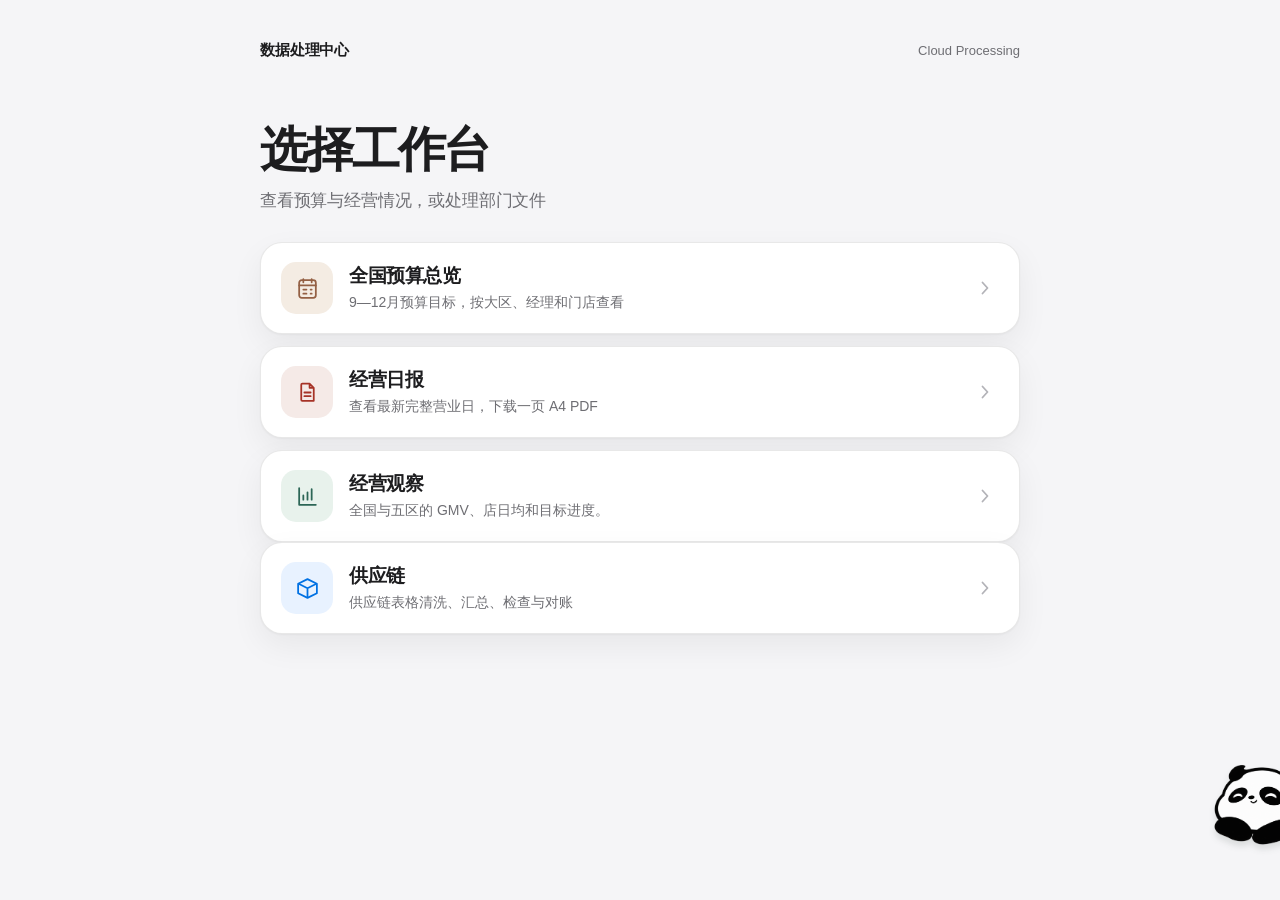
<file: index.html>
<!DOCTYPE html>
<html lang="zh-CN">
<head>
  <meta charset="UTF-8">
  <meta name="viewport" content="width=device-width, initial-scale=1.0">
  <meta name="theme-color" content="#f5f5f7">
  <title>数据处理中心</title>
  <link rel="stylesheet" href="assets/site.css">
  <link rel="stylesheet" href="assets/mascot.css?v=4b41b535fff8">
</head>
<body>
  <main class="app-shell" data-page="departments">
    <nav class="brand-bar" aria-label="站点导航">
      <span class="brand">数据处理中心</span>
      <span class="quiet-label">Cloud Processing</span>
    </nav>

    <header class="page-header">
      <h1>选择工作台</h1>
      <p>查看预算与经营情况，或处理部门文件</p>
    </header>

    <section class="choice-list" aria-label="预算与经营">
      <a class="choice-row" href="budget/" aria-label="进入全国预算总览">
        <span class="choice-icon" style="--icon-bg:#f4ece3;--icon-color:#946044">
          <svg viewBox="0 0 24 24" fill="none" aria-hidden="true"><rect x="4" y="4" width="16" height="17" rx="2.5" stroke="currentColor" stroke-width="1.7"/><path d="M8 3v3M16 3v3M4 9h16M8 13h3M8 17h3M15 13h1M15 17h1" stroke="currentColor" stroke-width="1.7" stroke-linecap="round"/></svg>
        </span>
        <span class="choice-copy"><h2>全国预算总览</h2><p>9—12月预算目标，按大区、经理和门店查看</p></span>
        <svg class="choice-chevron" viewBox="0 0 20 20" fill="none" aria-hidden="true"><path d="m7.5 4.5 5 5.5-5 5.5" stroke="currentColor" stroke-width="1.8" stroke-linecap="round" stroke-linejoin="round"/></svg>
      </a>
      <a class="choice-row" href="daily/" aria-label="进入经营日报">
        <span class="choice-icon" style="--icon-bg:#f5eae7;--icon-color:#a63327">
          <svg viewBox="0 0 24 24" fill="none" aria-hidden="true"><path d="M7 3.5h7l4 4V20H7a1 1 0 0 1-1-1V4.5a1 1 0 0 1 1-1Z M14 3.5v4h4 M9 12h6 M9 15.5h6" stroke="currentColor" stroke-width="1.7" stroke-linecap="round" stroke-linejoin="round"/></svg>
        </span>
        <span class="choice-copy"><h2>经营日报</h2><p>查看最新完整营业日，下载一页 A4 PDF</p></span>
        <svg class="choice-chevron" viewBox="0 0 20 20" fill="none" aria-hidden="true"><path d="m7.5 4.5 5 5.5-5 5.5" stroke="currentColor" stroke-width="1.8" stroke-linecap="round" stroke-linejoin="round"/></svg>
      </a>
      <a class="choice-row" href="operations/" aria-label="进入经营观察">
        <span class="choice-icon" style="--icon-bg:#e8f2ec;--icon-color:#2c6656">
          <svg viewBox="0 0 24 24" fill="none" aria-hidden="true"><path d="M4 4v16h16M8 15v-4M12 15V8M16 15V5" stroke="currentColor" stroke-width="1.7" stroke-linecap="round" stroke-linejoin="round"/></svg>
        </span>
        <span class="choice-copy"><h2>经营观察</h2><p>全国与五区的 GMV、店日均和目标进度。</p></span>
        <svg class="choice-chevron" viewBox="0 0 20 20" fill="none" aria-hidden="true"><path d="m7.5 4.5 5 5.5-5 5.5" stroke="currentColor" stroke-width="1.8" stroke-linecap="round" stroke-linejoin="round"/></svg>
      </a>
    </section>
    <section class="choice-list" data-department-list aria-label="部门列表"></section>
  </main>
  <script src="assets/catalog.js"></script>
  <script src="assets/portal.js"></script>
  <script src="assets/operations-diagnosis.js?v=20261012-c32" defer></script>
  <script src="assets/chat-context.js?v=20261012-c32-r2" defer></script>
  <script src="assets/chat-session.js?v=20261012-c32" defer></script>
  <script src="assets/chat-config.js?v=12b940a2179a" defer></script>
  <script src="assets/mascot.js?v=52214c8634c3" defer></script>
</body>
</html>
</file>
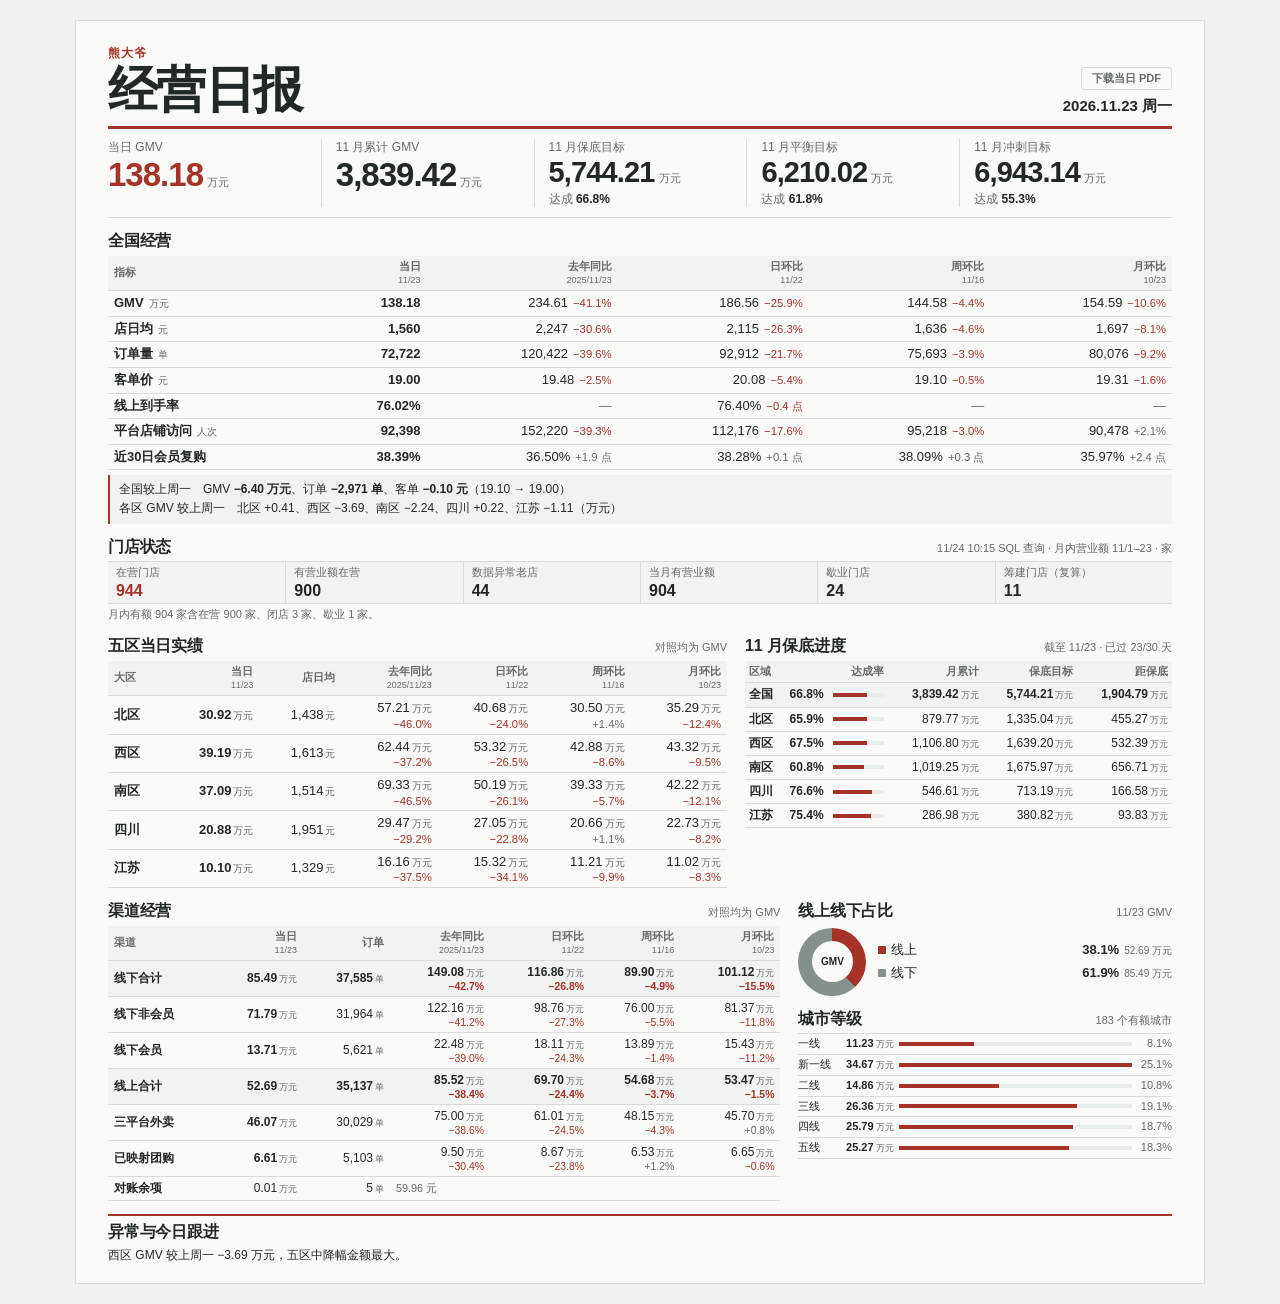
<file: daily/index.html>
<!doctype html>
<html lang="zh-CN">
<head>
<meta charset="utf-8">
<meta name="viewport" content="width=device-width,initial-scale=1">
<meta name="color-scheme" content="light">
<meta name="robots" content="noindex">
<title>熊大爷经营日报｜2026-11-23</title>
<style>
:root {
  --paper:#fafaf8; --frame:#eff1f0; --ink:#222827; --muted:#646b69;
  --line:#d8ddda; --red:#a63327; --tint:#e8ecea; --shade:#f1f3f2; --offline:#84918d;
  color-scheme:light;
}
* {box-sizing:border-box}
body {margin:0;background:var(--frame);color:var(--ink);font:13px/1.43 -apple-system,BlinkMacSystemFont,"PingFang SC","Microsoft YaHei",sans-serif;font-variant-numeric:tabular-nums}
main {width:min(1130px,calc(100% - 32px));margin:20px auto;padding:24px 32px 19px;border:1px solid var(--line);background:var(--paper)}
h1,h2,p,figure,ul,dl,dd {margin:0}
.mast {display:flex;align-items:end;justify-content:space-between;gap:8px;padding-bottom:9px;border-bottom:3px solid var(--red)}
.brand {color:var(--red);font-size:12px;font-weight:700;letter-spacing:.10em}
h1 {margin-top:2px;font:700 clamp(34px,5vw,50px)/1.05 "Songti SC","Noto Serif CJK SC","SimSun",serif;letter-spacing:-.035em}
.meta {text-align:right;white-space:nowrap;font-weight:650;font-size:15px}
.print {display:block;width:max-content;text-decoration:none;margin:0 0 5px auto;padding:3px 10px;font:inherit;font-size:11px;color:var(--muted);background:none;border:1px solid var(--line);border-radius:3px;cursor:pointer}
a {color:inherit;text-underline-offset:3px}
a:focus-visible,.print:focus-visible {outline:2px solid var(--red);outline-offset:3px}
.hero {display:grid;grid-template-columns:repeat(5,minmax(0,1fr));border-bottom:1px solid var(--line);padding:10px 0}
.hero div {padding:0 14px;border-left:1px solid var(--line);min-width:0}
.hero div:first-child {padding-left:0;border:0}
.hero dt {color:var(--muted);font-size:12px}
.hero dd {font-size:clamp(22px,3.5vw,33px);font-weight:730;line-height:1.15;letter-spacing:-.03em;white-space:nowrap}
.hero div:first-child dd {color:var(--red)}
.hero .target dd {font-size:clamp(20px,3.1vw,29px)}
.hero .target .attainment {margin-top:4px;font-size:12px;font-weight:500;letter-spacing:0;color:var(--muted)}
.attainment strong {color:var(--ink);font-weight:700}
.hero small {font-size:11px;margin-left:4px;font-weight:500;letter-spacing:0;color:var(--muted)}
section {margin-top:13px;min-width:0}
.section-head {display:flex;align-items:baseline;justify-content:space-between;flex-wrap:wrap;gap:1px 7px;margin-bottom:5px}
h2 {font-size:16px;line-height:1.23;letter-spacing:-.015em}
.subtitle,.muted,.na {color:var(--muted)}
.subtitle {font-size:11px}
table {width:100%;border-collapse:collapse}
th,td {padding:3px 6px;border-bottom:1px solid var(--line);text-align:right;white-space:nowrap}
th:first-child {text-align:left}
thead {background:var(--shade)}
thead th {font-size:11px;font-weight:650;color:var(--muted)}
thead small {display:block;font-size:9px;font-weight:500}
tbody th {font-weight:600}
.unit {color:var(--muted);font-size:.78em;font-weight:500;display:inline-block;margin-left:5px}
.value-unit {color:var(--muted);font-size:.78em;font-weight:500;margin-inline-start:2px}
.actual {font-weight:730}
.change {font-size:.87em;color:var(--muted);white-space:nowrap;margin-left:5px}
.fall {color:var(--red)}
.remarks {padding:6px 9px;margin-top:5px;border-left:2px solid var(--red);background:var(--shade);font-size:12px}
.remarks p + p {margin-top:2px}
.remarks .delta-item {display:inline-block;white-space:nowrap}
.store-counts {display:grid;grid-template-columns:repeat(6,minmax(0,1fr));background:var(--shade);border-block:1px solid var(--line)}
.store-counts div {padding:3px 8px;min-width:0}
.store-counts div+div {border-left:1px solid var(--line)}
.store-counts dt {font-size:11px;color:var(--muted)}
.store-counts dd {font-size:16px;font-weight:700;line-height:1.2}
.store-counts div:first-child dd {color:var(--red)}
.store-note {margin-top:3px}
@media screen and (max-width:580px) {
  .store-counts {grid-template-columns:repeat(3,minmax(0,1fr))}
  .store-counts div:nth-child(4) {border-left:0}
  .store-counts div:nth-child(n+4) {border-top:1px solid var(--line)}
}
@media print {
  .store-counts div {padding:2px 5px}
  .store-counts dt {font-size:9px}
  .store-counts dd {font-size:13px}
}

.two-up {display:grid;grid-template-columns:minmax(0,1.45fr) minmax(0,1fr);gap:18px}
.split-cols .change,.channel-table .change {display:block;margin-left:0;line-height:1.13}
.summary {background:var(--shade)}
.summary td {font-weight:650}
.month-table {font-size:12px}
.month-table th,.month-table td {padding-inline:4px}
.meter {display:grid;grid-template-columns:3.2em minmax(14px,1fr);align-items:center;gap:5px;text-align:left}
.meter i,.tier {position:relative;display:block;height:4px;background:var(--tint)}
.meter i::before,.tier::before {content:"";position:absolute;inset:0 auto 0 0;width:var(--filled,var(--tier));background:var(--red)}
.rate {width:24%}
.chart-layout {display:grid;grid-template-columns:minmax(0,1.8fr) minmax(0,1fr);gap:18px}
.side {min-width:0}
.channel-table {font-size:12px}
.residue {font-size:.9em;text-align:left}
.mix {display:grid;grid-template-columns:auto minmax(0,1fr);align-items:center;gap:12px;margin:7px 0 12px}
.donut {display:grid;place-items:center;width:68px;aspect-ratio:1;border-radius:50%;background:conic-gradient(var(--red) 0 var(--online),var(--offline) var(--online) 100%);position:relative}
.donut::before {content:"";position:absolute;inset:20%;border-radius:50%;background:var(--paper)}
.donut span {position:relative;font-size:10px;font-weight:700}
.mix-legend {display:grid;gap:4px}
.mix-legend div {display:grid;grid-template-columns:minmax(3em,1fr) auto;gap:5px;align-items:baseline}
.mix-legend dt,.mix-legend dd {white-space:nowrap}
.mix-legend dt::before {content:"";display:inline-block;width:8px;height:8px;margin-right:5px;border-radius:1px;background:var(--swatch)}
.mix-legend dd {font-weight:700}
.mix-legend dd small {font-size:10px;color:var(--muted);margin-left:5px;font-weight:450}
.tiers {list-style:none;padding:0;border-top:1px solid var(--line)}
.tiers li {display:grid;grid-template-columns:3.1em 5.1em minmax(0,1fr) 3.2em;gap:5px;align-items:center;padding:2px 0;border-bottom:1px solid var(--line);font-size:11px}
.tiers li :is(b,span:last-child) {text-align:right}
.tiers li span:last-child {color:var(--muted)}
.actions {border-top:2px solid var(--red);padding-top:6px}
.actions p {font-size:12px}
@media screen and (max-width:1000px) {
  .two-up {grid-template-columns:1fr;gap:0}
  main {padding-inline:23px}
}
@media screen and (min-width:821px) and (max-width:1040px) {
  .hero div {padding-inline:8px}
  .hero dd,.hero .target dd {font-size:clamp(22px,2.65vw,26px)}
}
@media screen and (max-width:820px) {
  .hero {grid-template-columns:repeat(6,minmax(0,1fr));row-gap:8px}
  .hero > div {grid-column:span 3}
  .hero > .target {grid-column:span 2;border-top:1px solid var(--line);padding-top:7px}
  .hero > .target-start {padding-left:0;border-left:0}
}
@media screen and (max-width:930px) {
  .chart-layout {grid-template-columns:1fr;gap:0}
  .side {display:grid;grid-template-columns:minmax(0,1fr) minmax(0,1fr);gap:12px}
}
@media screen and (max-width:580px) {
  main {width:100%;margin:0;border:0;padding:12px 7px 17px}
  h1 {font-size:34px}
  .meta {font-size:12px}
  .hero div {padding-inline:6px}
  .hero dd {font-size:clamp(17px,5.6vw,25px)}
  .hero .target dd {font-size:clamp(17px,5.2vw,23px)}
  .hero .target .attainment {font-size:11px}
  .hero dt,.hero small {font-size:10px}
  .hero small {margin-left:2px}
  th,td {padding-inline:2px;font-size:11px}
  thead th {font-size:10px}
  thead small {font-size:8px}
  .unit {display:block;margin-left:0}
  .change {display:block;margin-left:0;line-height:1.14}
  .subtitle {font-size:10px}
  .remarks,.actions p {font-size:11px}
  .mix {gap:7px}
  .donut {width:56px}
  .mix-legend div {gap:2px}
}
@media screen and (max-width:465px) {
  .side {grid-template-columns:1fr;gap:0}
  .split-cols,.channel-table {table-layout:fixed}
  .split-cols th,.split-cols td,.channel-table th,.channel-table td {padding-inline:2px;white-space:normal}
  .split-cols .value-unit,.channel-table .value-unit {display:inline-block;white-space:nowrap;margin-inline-start:1px}
  .split-cols th:first-child {width:11%}
  .channel-table th:first-child {width:17%}
}
@media screen and (max-width:375px) {
  main {padding-inline:5px}
  h1 {font-size:30px}
  th,td {font-size:10px}
  thead th {font-size:9px}
  .month-table .meter {grid-template-columns:auto;gap:0}
  .month-table th,.month-table td {padding-inline:2px}
  .hero small {display:block;margin:2px 0 0}
  table[aria-label="全国实绩、基期实值及变动"],.channel-table {table-layout:fixed}
  table[aria-label="全国实绩、基期实值及变动"] th:first-child {width:23%;white-space:normal}
  table[aria-label="全国实绩、基期实值及变动"] th:nth-child(2) {width:14%}
  .channel-table th:first-child {width:17%;white-space:normal}
  .channel-table th:nth-child(2),.channel-table th:nth-child(3) {width:13%}
}
@page {size:A4 portrait;margin:8mm}
@media print {
  body {background:#fff;font-size:11.5px;line-height:1.35;print-color-adjust:exact;-webkit-print-color-adjust:exact}
  main {width:auto;margin:0;padding:0;border:0;background:#fff}
  h1 {font-size:34px}
  .mast {padding-bottom:6px}
  .print {display:none}
  .hero {padding:7px 0}
  .hero dd,.hero .target dd {font-size:22px}
  .hero .target .attainment {font-size:10px;margin-top:3px}
  .hero dt {font-size:12px}
  h2 {font-size:13.5px}
  .hero small {font-size:9px}
  section {margin-top:8px;break-inside:avoid}
  .section-head {margin-bottom:3px}
  .subtitle {font-size:9px}
  th,td {padding:2.7px 3px}
  thead th {font-size:9px}
  thead small {font-size:8px}
  .remarks,.actions p {font-size:10px}
  .remarks {padding:4px 6px}
  .two-up {grid-template-columns:minmax(0,1.25fr) minmax(0,1fr);gap:11px}
  .chart-layout {gap:11px}
  .month-table,.channel-table,.tiers li {font-size:11px}
  .month-table th,.month-table td {padding-inline:2.5px}
  .split-cols .change,.channel-table .change {font-size:8.5px}
  .meter {grid-template-columns:3em minmax(12px,1fr);gap:3px}
  .mix {gap:8px;margin-bottom:7px}
  .donut {width:54px}
  .donut::before {background:#fff}
  .mix-legend dd small {font-size:8px}
}
</style>
</head>
<body>
<main aria-label="熊大爷经营日报">
<header class="mast">
  <div><div class="brand">熊大爷</div><h1>经营日报</h1></div>
  <div class="meta"><a class="print" href="2026-11-23.pdf?v=2f35df349841" download="熊大爷经营日报_2026-11-23.pdf">下载当日 PDF</a><time datetime="2026-11-23">2026.11.23 周一</time></div>
</header>
<dl class="hero"><div><dt>当日 GMV</dt><dd>138.18<small>万元</small></dd></div>
<div><dt>11 月累计 GMV</dt><dd>3,839.42<small>万元</small></dd></div>
<div class="target target-start"><dt>11 月保底目标</dt><dd>5,744.21<small>万元</small></dd><dd class="attainment">达成 <strong>66.8%</strong></dd></div>
<div class="target"><dt>11 月平衡目标</dt><dd>6,210.02<small>万元</small></dd><dd class="attainment">达成 <strong>61.8%</strong></dd></div>
<div class="target"><dt>11 月冲刺目标</dt><dd>6,943.14<small>万元</small></dd><dd class="attainment">达成 <strong>55.3%</strong></dd></div></dl>

<section aria-labelledby="nation">
  <div class="section-head"><h2 id="nation">全国经营</h2></div>
  <table aria-label="全国实绩、基期实值及变动">
    <thead><tr><th scope="col">指标</th><th scope="col">当日<small>11/23</small></th><th scope="col">去年同比<small>2025/11/23</small></th><th scope="col">日环比<small>11/22</small></th><th scope="col">周环比<small>11/16</small></th><th scope="col">月环比<small>10/23</small></th></tr></thead>
    <tbody><tr><th scope="row">GMV<span class="unit">万元</span></th><td class="actual">138.18</td><td class="comp"><span class="baseline">234.61</span><span class="change fall">−41.1%</span></td><td class="comp"><span class="baseline">186.56</span><span class="change fall">−25.9%</span></td><td class="comp"><span class="baseline">144.58</span><span class="change fall">−4.4%</span></td><td class="comp"><span class="baseline">154.59</span><span class="change fall">−10.6%</span></td></tr>
<tr><th scope="row">店日均<span class="unit">元</span></th><td class="actual">1,560</td><td class="comp"><span class="baseline">2,247</span><span class="change fall">−30.6%</span></td><td class="comp"><span class="baseline">2,115</span><span class="change fall">−26.3%</span></td><td class="comp"><span class="baseline">1,636</span><span class="change fall">−4.6%</span></td><td class="comp"><span class="baseline">1,697</span><span class="change fall">−8.1%</span></td></tr>
<tr><th scope="row">订单量<span class="unit">单</span></th><td class="actual">72,722</td><td class="comp"><span class="baseline">120,422</span><span class="change fall">−39.6%</span></td><td class="comp"><span class="baseline">92,912</span><span class="change fall">−21.7%</span></td><td class="comp"><span class="baseline">75,693</span><span class="change fall">−3.9%</span></td><td class="comp"><span class="baseline">80,076</span><span class="change fall">−9.2%</span></td></tr>
<tr><th scope="row">客单价<span class="unit">元</span></th><td class="actual">19.00</td><td class="comp"><span class="baseline">19.48</span><span class="change fall">−2.5%</span></td><td class="comp"><span class="baseline">20.08</span><span class="change fall">−5.4%</span></td><td class="comp"><span class="baseline">19.10</span><span class="change fall">−0.5%</span></td><td class="comp"><span class="baseline">19.31</span><span class="change fall">−1.6%</span></td></tr>
<tr><th scope="row">线上到手率</th><td class="actual">76.02%</td><td><span class="na">—</span></td><td class="comp"><span class="baseline">76.40%</span><span class="change fall">−0.4 点</span></td><td><span class="na">—</span></td><td><span class="na">—</span></td></tr>
<tr><th scope="row">平台店铺访问<span class="unit">人次</span></th><td class="actual">92,398</td><td class="comp"><span class="baseline">152,220</span><span class="change fall">−39.3%</span></td><td class="comp"><span class="baseline">112,176</span><span class="change fall">−17.6%</span></td><td class="comp"><span class="baseline">95,218</span><span class="change fall">−3.0%</span></td><td class="comp"><span class="baseline">90,478</span><span class="change">+2.1%</span></td></tr>
<tr><th scope="row">近30日会员复购</th><td class="actual">38.39%</td><td class="comp"><span class="baseline">36.50%</span><span class="change">+1.9 点</span></td><td class="comp"><span class="baseline">38.28%</span><span class="change">+0.1 点</span></td><td class="comp"><span class="baseline">38.09%</span><span class="change">+0.3 点</span></td><td class="comp"><span class="baseline">35.97%</span><span class="change">+2.4 点</span></td></tr></tbody>
    </table>
  <div class="remarks"><p>全国较上周一　<span class="delta-item">GMV <strong>−6.40 万元</strong></span>、<span class="delta-item">订单 <strong>−2,971 单</strong></span>、<span class="delta-item">客单 <strong>−0.10 元</strong>（19.10 → 19.00）</span></p><p>各区 GMV 较上周一　<span class="delta-item">北区 +0.41</span>、<span class="delta-item">西区 −3.69</span>、<span class="delta-item">南区 −2.24</span>、<span class="delta-item">四川 +0.22</span>、<span class="delta-item">江苏 −1.11</span>（万元）</p></div>
</section>


<section class="store-snapshot" aria-labelledby="shops">
  <div class="section-head"><h2 id="shops">门店状态</h2><p class="subtitle"><time datetime="2026-11-24T10:15:10">11/24 10:15 SQL 查询</time> · 月内营业额 11/1–23 · 家</p></div>
  <dl class="store-counts"><div><dt>在营门店</dt><dd>944</dd></div><div><dt>有营业额在营</dt><dd>900</dd></div><div><dt>数据异常老店</dt><dd>44</dd></div><div><dt>当月有营业额</dt><dd>904</dd></div><div><dt>歇业门店</dt><dd>24</dd></div><div><dt>筹建门店（复算）</dt><dd>11</dd></div></dl>
  <p class="subtitle store-note">月内有额 904 家含在营 900 家、闭店 3 家、歇业 1 家。</p>
</section>

<div class="two-up">
  <section aria-labelledby="regions">
    <div class="section-head"><h2 id="regions">五区当日实绩</h2><p class="subtitle">对照均为 GMV</p></div>
    <table class="split-cols" aria-label="五区 GMV 实绩、基期实值及变动">
      <thead><tr><th scope="col">大区</th><th scope="col">当日<small>11/23</small></th><th scope="col">店日均</th><th scope="col">去年同比<small>2025/11/23</small></th><th scope="col">日环比<small>11/22</small></th><th scope="col">周环比<small>11/16</small></th><th scope="col">月环比<small>10/23</small></th></tr></thead>
      <tbody><tr><th scope="row">北区</th><td class="actual">30.92<span class="value-unit">万元</span></td><td>1,438<span class="value-unit">元</span></td><td class="comp"><span class="baseline">57.21<span class="value-unit">万元</span></span><span class="change fall">−46.0%</span></td><td class="comp"><span class="baseline">40.68<span class="value-unit">万元</span></span><span class="change fall">−24.0%</span></td><td class="comp"><span class="baseline">30.50<span class="value-unit">万元</span></span><span class="change">+1.4%</span></td><td class="comp"><span class="baseline">35.29<span class="value-unit">万元</span></span><span class="change fall">−12.4%</span></td></tr>
<tr><th scope="row">西区</th><td class="actual">39.19<span class="value-unit">万元</span></td><td>1,613<span class="value-unit">元</span></td><td class="comp"><span class="baseline">62.44<span class="value-unit">万元</span></span><span class="change fall">−37.2%</span></td><td class="comp"><span class="baseline">53.32<span class="value-unit">万元</span></span><span class="change fall">−26.5%</span></td><td class="comp"><span class="baseline">42.88<span class="value-unit">万元</span></span><span class="change fall">−8.6%</span></td><td class="comp"><span class="baseline">43.32<span class="value-unit">万元</span></span><span class="change fall">−9.5%</span></td></tr>
<tr><th scope="row">南区</th><td class="actual">37.09<span class="value-unit">万元</span></td><td>1,514<span class="value-unit">元</span></td><td class="comp"><span class="baseline">69.33<span class="value-unit">万元</span></span><span class="change fall">−46.5%</span></td><td class="comp"><span class="baseline">50.19<span class="value-unit">万元</span></span><span class="change fall">−26.1%</span></td><td class="comp"><span class="baseline">39.33<span class="value-unit">万元</span></span><span class="change fall">−5.7%</span></td><td class="comp"><span class="baseline">42.22<span class="value-unit">万元</span></span><span class="change fall">−12.1%</span></td></tr>
<tr><th scope="row">四川</th><td class="actual">20.88<span class="value-unit">万元</span></td><td>1,951<span class="value-unit">元</span></td><td class="comp"><span class="baseline">29.47<span class="value-unit">万元</span></span><span class="change fall">−29.2%</span></td><td class="comp"><span class="baseline">27.05<span class="value-unit">万元</span></span><span class="change fall">−22.8%</span></td><td class="comp"><span class="baseline">20.66<span class="value-unit">万元</span></span><span class="change">+1.1%</span></td><td class="comp"><span class="baseline">22.73<span class="value-unit">万元</span></span><span class="change fall">−8.2%</span></td></tr>
<tr><th scope="row">江苏</th><td class="actual">10.10<span class="value-unit">万元</span></td><td>1,329<span class="value-unit">元</span></td><td class="comp"><span class="baseline">16.16<span class="value-unit">万元</span></span><span class="change fall">−37.5%</span></td><td class="comp"><span class="baseline">15.32<span class="value-unit">万元</span></span><span class="change fall">−34.1%</span></td><td class="comp"><span class="baseline">11.21<span class="value-unit">万元</span></span><span class="change fall">−9.9%</span></td><td class="comp"><span class="baseline">11.02<span class="value-unit">万元</span></span><span class="change fall">−8.3%</span></td></tr></tbody>
    </table>
  </section>

  <section aria-labelledby="month">
    <div class="section-head"><h2 id="month">11 月保底进度</h2><p class="subtitle">截至 11/23 · 已过 23/30 天</p></div>
    <table class="month-table" aria-label="全国和五区11月累计及保底达成">
      <thead><tr><th scope="col">区域</th><th scope="col">达成率</th><th scope="col">月累计</th><th scope="col">保底目标</th><th scope="col">距保底</th></tr></thead>
      <tbody><tr class="summary"><th scope="row">全国</th><td class="rate"><span class="meter"><b>66.8%</b><i aria-hidden="true" style="--filled:66.840%"></i></span></td><td>3,839.42<span class="value-unit">万元</span></td><td>5,744.21<span class="value-unit">万元</span></td><td>1,904.79<span class="value-unit">万元</span></td></tr>
<tr><th scope="row">北区</th><td class="rate"><span class="meter"><b>65.9%</b><i aria-hidden="true" style="--filled:65.899%"></i></span></td><td>879.77<span class="value-unit">万元</span></td><td>1,335.04<span class="value-unit">万元</span></td><td>455.27<span class="value-unit">万元</span></td></tr>
<tr><th scope="row">西区</th><td class="rate"><span class="meter"><b>67.5%</b><i aria-hidden="true" style="--filled:67.521%"></i></span></td><td>1,106.80<span class="value-unit">万元</span></td><td>1,639.20<span class="value-unit">万元</span></td><td>532.39<span class="value-unit">万元</span></td></tr>
<tr><th scope="row">南区</th><td class="rate"><span class="meter"><b>60.8%</b><i aria-hidden="true" style="--filled:60.816%"></i></span></td><td>1,019.25<span class="value-unit">万元</span></td><td>1,675.97<span class="value-unit">万元</span></td><td>656.71<span class="value-unit">万元</span></td></tr>
<tr><th scope="row">四川</th><td class="rate"><span class="meter"><b>76.6%</b><i aria-hidden="true" style="--filled:76.643%"></i></span></td><td>546.61<span class="value-unit">万元</span></td><td>713.19<span class="value-unit">万元</span></td><td>166.58<span class="value-unit">万元</span></td></tr>
<tr><th scope="row">江苏</th><td class="rate"><span class="meter"><b>75.4%</b><i aria-hidden="true" style="--filled:75.360%"></i></span></td><td>286.98<span class="value-unit">万元</span></td><td>380.82<span class="value-unit">万元</span></td><td>93.83<span class="value-unit">万元</span></td></tr></tbody>
    </table>
  </section>
</div>

<div class="chart-layout">
  <section aria-labelledby="channels">
    <div class="section-head"><h2 id="channels">渠道经营</h2><p class="subtitle">对照均为 GMV</p></div>
    <table class="channel-table" aria-label="渠道当日营业额、订单、基期实值及变动">
      <thead><tr><th scope="col">渠道</th><th scope="col">当日<small>11/23</small></th><th scope="col">订单</th><th scope="col">去年同比<small>2025/11/23</small></th><th scope="col">日环比<small>11/22</small></th><th scope="col">周环比<small>11/16</small></th><th scope="col">月环比<small>10/23</small></th></tr></thead>
      <tbody><tr class="summary"><th scope="row">线下合计</th><td class="actual">85.49<span class="value-unit">万元</span></td><td>37,585<span class="value-unit">单</span></td><td class="comp"><span class="baseline">149.08<span class="value-unit">万元</span></span><span class="change fall">−42.7%</span></td><td class="comp"><span class="baseline">116.86<span class="value-unit">万元</span></span><span class="change fall">−26.8%</span></td><td class="comp"><span class="baseline">89.90<span class="value-unit">万元</span></span><span class="change fall">−4.9%</span></td><td class="comp"><span class="baseline">101.12<span class="value-unit">万元</span></span><span class="change fall">−15.5%</span></td></tr>
<tr><th scope="row">线下非会员</th><td class="actual">71.79<span class="value-unit">万元</span></td><td>31,964<span class="value-unit">单</span></td><td class="comp"><span class="baseline">122.16<span class="value-unit">万元</span></span><span class="change fall">−41.2%</span></td><td class="comp"><span class="baseline">98.76<span class="value-unit">万元</span></span><span class="change fall">−27.3%</span></td><td class="comp"><span class="baseline">76.00<span class="value-unit">万元</span></span><span class="change fall">−5.5%</span></td><td class="comp"><span class="baseline">81.37<span class="value-unit">万元</span></span><span class="change fall">−11.8%</span></td></tr>
<tr><th scope="row">线下会员</th><td class="actual">13.71<span class="value-unit">万元</span></td><td>5,621<span class="value-unit">单</span></td><td class="comp"><span class="baseline">22.48<span class="value-unit">万元</span></span><span class="change fall">−39.0%</span></td><td class="comp"><span class="baseline">18.11<span class="value-unit">万元</span></span><span class="change fall">−24.3%</span></td><td class="comp"><span class="baseline">13.89<span class="value-unit">万元</span></span><span class="change fall">−1.4%</span></td><td class="comp"><span class="baseline">15.43<span class="value-unit">万元</span></span><span class="change fall">−11.2%</span></td></tr>
<tr class="summary"><th scope="row">线上合计</th><td class="actual">52.69<span class="value-unit">万元</span></td><td>35,137<span class="value-unit">单</span></td><td class="comp"><span class="baseline">85.52<span class="value-unit">万元</span></span><span class="change fall">−38.4%</span></td><td class="comp"><span class="baseline">69.70<span class="value-unit">万元</span></span><span class="change fall">−24.4%</span></td><td class="comp"><span class="baseline">54.68<span class="value-unit">万元</span></span><span class="change fall">−3.7%</span></td><td class="comp"><span class="baseline">53.47<span class="value-unit">万元</span></span><span class="change fall">−1.5%</span></td></tr>
<tr><th scope="row">三平台外卖</th><td class="actual">46.07<span class="value-unit">万元</span></td><td>30,029<span class="value-unit">单</span></td><td class="comp"><span class="baseline">75.00<span class="value-unit">万元</span></span><span class="change fall">−38.6%</span></td><td class="comp"><span class="baseline">61.01<span class="value-unit">万元</span></span><span class="change fall">−24.5%</span></td><td class="comp"><span class="baseline">48.15<span class="value-unit">万元</span></span><span class="change fall">−4.3%</span></td><td class="comp"><span class="baseline">45.70<span class="value-unit">万元</span></span><span class="change">+0.8%</span></td></tr>
<tr><th scope="row">已映射团购</th><td class="actual">6.61<span class="value-unit">万元</span></td><td>5,103<span class="value-unit">单</span></td><td class="comp"><span class="baseline">9.50<span class="value-unit">万元</span></span><span class="change fall">−30.4%</span></td><td class="comp"><span class="baseline">8.67<span class="value-unit">万元</span></span><span class="change fall">−23.8%</span></td><td class="comp"><span class="baseline">6.53<span class="value-unit">万元</span></span><span class="change">+1.2%</span></td><td class="comp"><span class="baseline">6.65<span class="value-unit">万元</span></span><span class="change fall">−0.6%</span></td></tr>
<tr><th scope="row">对账余项</th><td>0.01<span class="value-unit">万元</span></td><td>5<span class="value-unit">单</span></td><td colspan="4" class="muted residue">59.96 元</td></tr></tbody>
    </table>
  </section>

  <div class="side">
    <section aria-labelledby="mix">
      <div class="section-head"><h2 id="mix">线上线下占比</h2><p class="subtitle">11/23 GMV</p></div>
      <figure class="mix"><div class="donut" style="--online:38.1290%" aria-hidden="true"><span>GMV</span></div><dl class="mix-legend"><div><dt style="--swatch:var(--red)">线上</dt><dd>38.1%<small>52.69 万元</small></dd></div><div><dt style="--swatch:var(--offline)">线下</dt><dd>61.9%<small>85.49 万元</small></dd></div></dl></figure>
    </section>
    <section aria-labelledby="geo">
      <div class="section-head"><h2 id="geo">城市等级</h2><p class="subtitle">183 个有额城市</p></div>
      <ul class="tiers" aria-label="城市等级营业额及占比"><li><span>一线</span><b>11.23<span class="value-unit">万元</span></b><i class="tier" aria-hidden="true" style="--tier:32.51%"></i><span>8.1%</span></li><li><span>新一线</span><b>34.67<span class="value-unit">万元</span></b><i class="tier" aria-hidden="true" style="--tier:100.00%"></i><span>25.1%</span></li><li><span>二线</span><b>14.86<span class="value-unit">万元</span></b><i class="tier" aria-hidden="true" style="--tier:43.02%"></i><span>10.8%</span></li><li><span>三线</span><b>26.36<span class="value-unit">万元</span></b><i class="tier" aria-hidden="true" style="--tier:76.30%"></i><span>19.1%</span></li><li><span>四线</span><b>25.79<span class="value-unit">万元</span></b><i class="tier" aria-hidden="true" style="--tier:74.65%"></i><span>18.7%</span></li><li><span>五线</span><b>25.27<span class="value-unit">万元</span></b><i class="tier" aria-hidden="true" style="--tier:73.16%"></i><span>18.3%</span></li></ul>
    </section>
  </div>
</div>

<section class="actions" aria-labelledby="attention"><div class="section-head"><h2 id="attention">异常与今日跟进</h2></div><p>西区 GMV 较上周一 −3.69 万元，五区中降幅金额最大。</p>
</section>
</main>
</body>
</html>
</file>
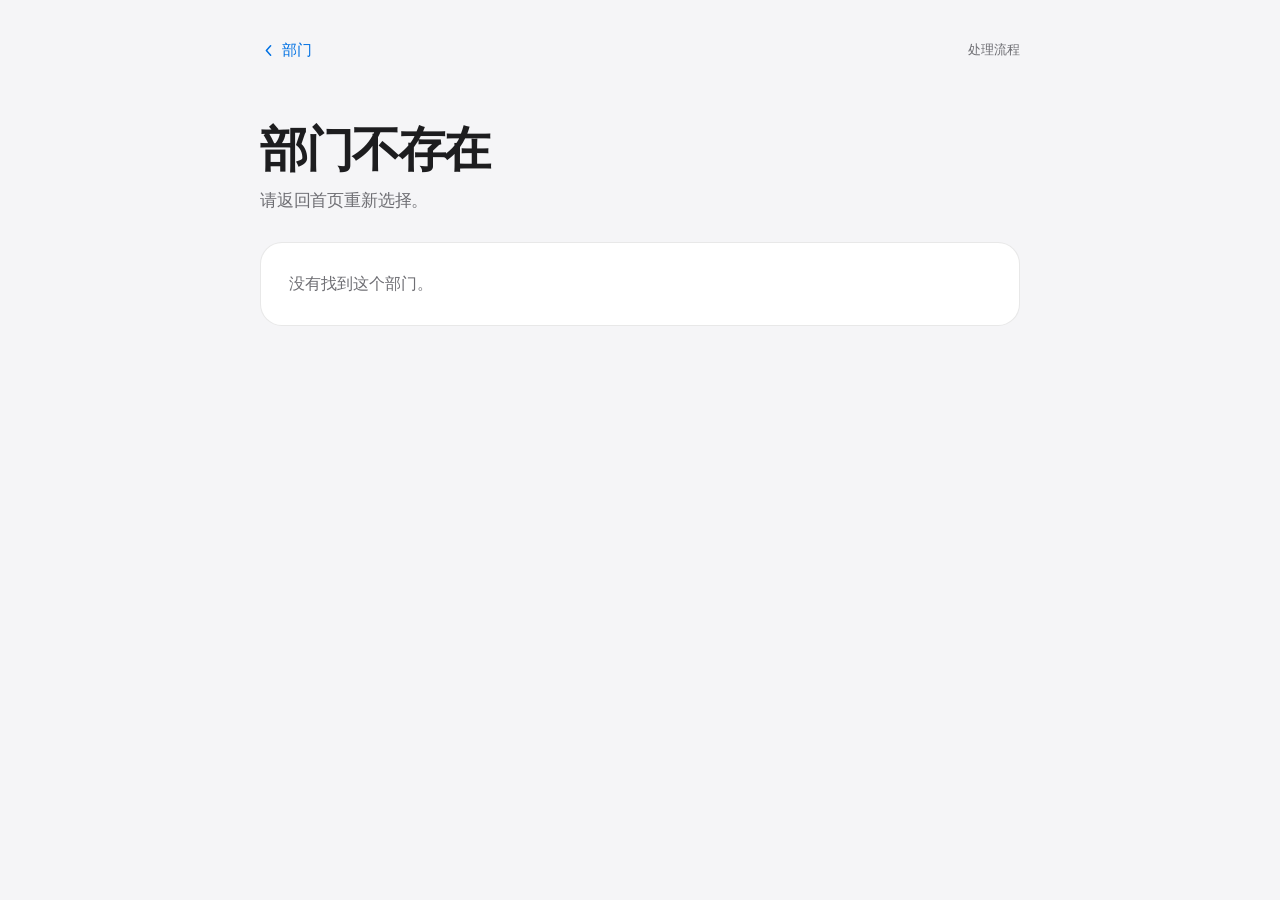
<file: department/index.html>
<!DOCTYPE html>
<html lang="zh-CN">
<head>
  <meta charset="UTF-8">
  <meta name="viewport" content="width=device-width, initial-scale=1.0">
  <meta name="theme-color" content="#f5f5f7">
  <title>选择处理流程 - 数据处理中心</title>
  <link rel="stylesheet" href="../assets/site.css">
</head>
<body>
  <main class="app-shell" data-page="tools">
    <nav class="page-nav" aria-label="页面导航">
      <a class="back-link" href="../">
        <svg viewBox="0 0 20 20" fill="none" aria-hidden="true"><path d="m12.5 4.5-5 5.5 5 5.5" stroke="currentColor" stroke-width="1.8" stroke-linecap="round" stroke-linejoin="round"/></svg>
        部门
      </a>
      <span class="quiet-label">处理流程</span>
    </nav>

    <header class="page-header">
      <h1 data-department-title>选择处理流程</h1>
      <p data-department-description>选择一个文件处理流程。</p>
    </header>

    <section class="choice-list" data-tool-list aria-label="处理流程列表"></section>
  </main>
  <script src="../assets/catalog.js"></script>
  <script src="../assets/portal.js"></script>
</body>
</html>
</file>
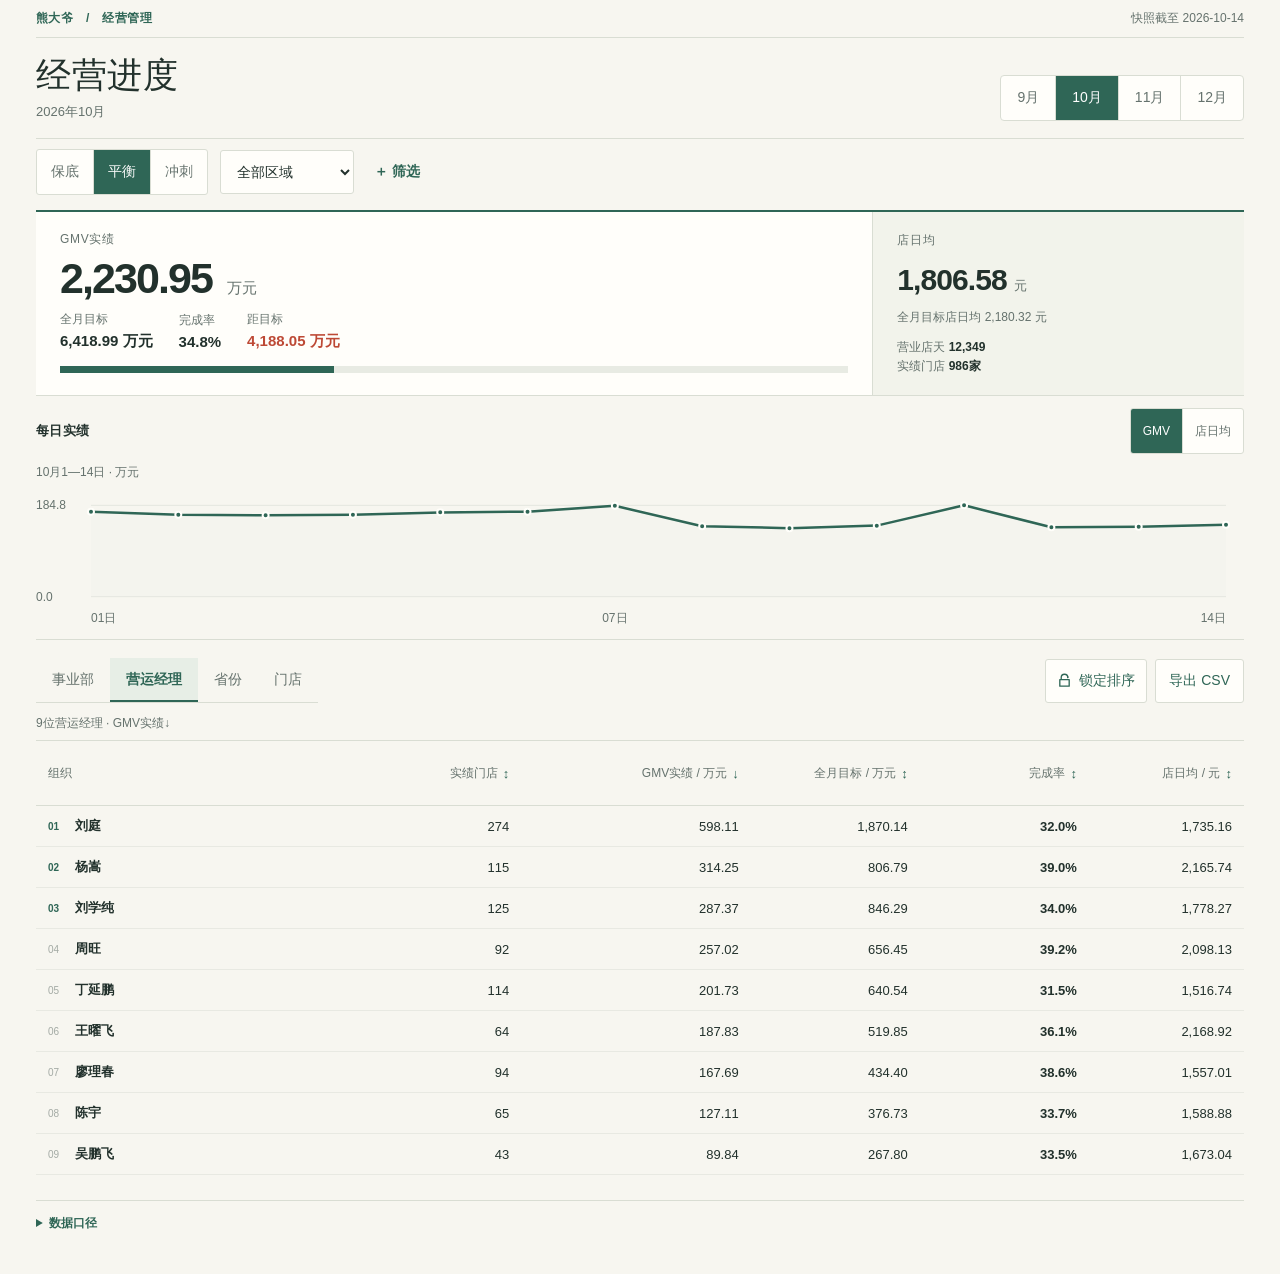
<file: manager-targets/index.html>
<!doctype html>
<html lang="zh-CN">
<head>
<meta charset="utf-8">
<meta name="viewport" content="width=device-width,initial-scale=1,viewport-fit=cover">
<meta http-equiv="Content-Security-Policy" content="default-src 'none'; script-src 'unsafe-inline'; style-src 'unsafe-inline'; img-src data:;">
<title>经营进度</title>
<style>
:root{--paper:#f7f6f0;--white:#fffefa;--ink:#22312c;--muted:#65726d;--green:#2f6656;--green2:#dfe9e1;--line:#d9ddd3;--red:#bd4935;--gold:#c38a36;--serif:Georgia,"Songti SC",serif;--sans:-apple-system,BlinkMacSystemFont,"PingFang SC","Hiragino Sans GB","Microsoft YaHei",sans-serif}
*{box-sizing:border-box}html{background:var(--paper);color:var(--ink);font-family:var(--sans);font-size:14px}body{margin:0;min-width:320px}button,select,input{font:inherit;color:inherit}button{cursor:pointer}button:focus-visible,select:focus-visible,input:focus-visible,[tabindex]:focus-visible{outline:3px solid #a7c2b4;outline-offset:2px}.shell{max-width:1320px;margin:auto;padding:0 36px 42px}.brandbar{height:38px;border-bottom:1px solid var(--line);display:flex;align-items:center;justify-content:space-between;color:var(--muted);font-size:12px;letter-spacing:.08em}.brand{font-weight:650;color:var(--green);letter-spacing:.04em}.snapshot{letter-spacing:0}.heading{display:flex;align-items:end;justify-content:space-between;padding:19px 0 17px;gap:20px}.heading h1{font-family:var(--serif);font-size:35px;line-height:1.1;font-weight:500;letter-spacing:.02em;margin:0}.heading p{margin:7px 0 0;color:var(--muted);font-size:13px}.headline-actions{display:flex;align-items:center;gap:10px}.month-tabs,.tier-segment,.view-tabs,.trend-tabs{display:flex;align-items:center;border:1px solid var(--line);border-radius:4px;overflow:hidden;background:var(--white)}.month-tabs button,.tier-segment button,.view-tabs button,.trend-tabs button{background:transparent;border:0;color:var(--muted);padding:10px 16px;min-height:44px}.month-tabs button+button,.tier-segment button+button,.view-tabs button+button,.trend-tabs button+button{border-left:1px solid var(--line)}.month-tabs .active,.tier-segment .active,.view-tabs .active,.trend-tabs .active{background:var(--green);color:white}.controlbar{display:flex;align-items:center;gap:12px;padding:10px 0 15px;border-top:1px solid var(--line)}.tier-segment{border-radius:3px}.tier-segment button{padding:8px 14px;min-height:44px}.select{height:44px;border:1px solid var(--line);background:var(--white);border-radius:3px;padding:0 34px 0 12px;min-width:134px}.filter-toggle{border:0;background:transparent;color:var(--green);font-weight:600;padding:10px 8px;min-height:44px}.filter-panel{display:none;grid-template-columns:repeat(3,minmax(0,1fr));gap:12px;padding:14px;border:1px solid var(--line);border-top:0;background:#f0f1e9}.filter-panel.open{display:grid}.filter-clear{align-self:end;justify-self:start;height:44px;padding:0 10px;border:0;background:transparent;color:var(--green);text-decoration:underline;text-underline-offset:3px}.filter-panel label{display:grid;gap:6px;color:var(--muted);font-size:12px}.filter-panel select{width:100%;height:44px;border:1px solid var(--line);background:var(--white);padding:0 10px}.overview{display:grid;grid-template-columns:minmax(0,1.8fr) minmax(250px,.8fr);border-top:2px solid var(--green);border-bottom:1px solid var(--line);background:var(--white)}.gmv-block{padding:19px 24px 20px}.daily-block{padding:20px 24px;border-left:1px solid var(--line);background:#f2f3eb}.eyebrow{font-size:12px;color:var(--muted);letter-spacing:.06em}.main-value{font-size:43px;line-height:1.06;letter-spacing:-.045em;font-variant-numeric:tabular-nums;font-weight:600;margin:8px 0 10px}.main-value small{font-size:15px;letter-spacing:0;font-weight:500;color:var(--muted);margin-left:5px}.metrics-inline{display:flex;align-items:center;gap:26px;flex-wrap:wrap;font-size:12px}.metric-item{display:grid;gap:4px}.metric-item b{font-size:15px;font-variant-numeric:tabular-nums;font-weight:600}.metric-item span{color:var(--muted)}.metric-item.negative b{color:var(--red)}.metric-item.positive b{color:var(--green)}.progress-track{height:7px;background:#e8ebe3;margin-top:15px;overflow:hidden}.progress-fill{height:100%;width:0;background:var(--green);transition:width .25s ease}.progress-fill.over{background:var(--gold)}.daily-value{font-size:30px;line-height:1.15;font-variant-numeric:tabular-nums;font-weight:600;margin:14px 0 5px;letter-spacing:-.03em}.daily-value small{font-size:13px;color:var(--muted);font-weight:500;letter-spacing:0}.daily-foot{font-size:12px;color:var(--muted);margin-top:12px}.daily-denom{line-height:1.55}.daily-denom b{color:var(--ink);font-weight:650}.trend-section{padding:12px 0 13px;border-bottom:1px solid var(--line)}.section-top{display:flex;align-items:center;justify-content:space-between;gap:14px}.section-label{font-size:13px;font-weight:650;letter-spacing:.02em}.trend-tabs{border-radius:3px}.trend-tabs button{min-height:44px;padding:6px 12px;font-size:12px}.chart-meta{color:var(--muted);font-size:12px;margin:10px 0 0}.chart-wrap{width:100%;height:140px;margin-top:5px;position:relative}.chart-wrap svg{width:100%;height:100%;overflow:visible}.chart-tooltip{position:absolute;z-index:4;pointer-events:none;max-width:230px;padding:7px 9px;border:1px solid var(--line);background:var(--white);box-shadow:0 4px 14px #22312c22;color:var(--ink);font-size:12px;font-variant-numeric:tabular-nums;white-space:nowrap}.chart-tooltip[hidden]{display:none}.chart-grid{stroke:#e4e7df;stroke-width:1}.chart-line{fill:none;stroke:var(--green);stroke-width:2.5;stroke-linejoin:round;stroke-linecap:round}.chart-area{fill:#dfe9e1;opacity:.14}.chart-point{fill:var(--green);stroke:var(--white);stroke-width:2}.axis-label{fill:#65726d;font-size:12px;font-family:var(--sans)}.browse{padding-top:18px}.browse-header{display:flex;align-items:center;justify-content:space-between;gap:12px;margin-bottom:12px}.view-tabs{border:0;border-bottom:1px solid var(--line);border-radius:0;background:transparent}.view-tabs button{padding:10px 16px;min-height:44px}.view-tabs button+button{border:0}.view-tabs .active{background:#e7eee6;color:var(--green);box-shadow:inset 0 -2px var(--green);font-weight:700}.browse-tools{display:flex;gap:8px;align-items:center}.mobile-sort{display:none}.sort-lock{height:44px;display:inline-flex;align-items:center;gap:7px;padding:0 11px;border:1px solid var(--line);background:var(--white);border-radius:3px;color:var(--green);white-space:nowrap}.sort-lock svg{width:15px;height:15px;fill:none;stroke:currentColor;stroke-width:1.4;stroke-linecap:round;stroke-linejoin:round}.sort-lock[aria-pressed="true"]{background:#e7eee6;border-color:#a8bdae}.search{height:44px;width:190px;border:1px solid var(--line);background:var(--white);padding:0 11px;border-radius:3px}.quiet-btn{height:44px;border:1px solid var(--line);background:var(--white);padding:0 13px;border-radius:3px;color:var(--green)}.sort-btn{min-height:44px;display:inline-flex;align-items:center;justify-content:flex-end;gap:5px;padding:0;border:0;background:transparent;color:inherit;font:inherit;white-space:nowrap}.sort-btn:disabled{cursor:default;color:var(--muted)}.sort-chevron{font-size:13px;color:var(--green);font-weight:700}.sort-btn:disabled .sort-chevron{color:#a4ada6}.sort-lock:disabled{opacity:.55;cursor:default}.results-note{font-size:12px;color:var(--muted);margin:0 0 8px}.table-scroll{overflow-x:auto;border-top:1px solid var(--line)}table{width:100%;border-collapse:collapse;table-layout:fixed;font-variant-numeric:tabular-nums}thead th{text-align:right;color:var(--muted);font-size:12px;font-weight:500;padding:10px 10px;border-bottom:1px solid var(--line);white-space:nowrap}thead th:first-child,tbody td:first-child{text-align:left;padding-left:12px;width:27%}thead th:nth-child(2),tbody td:nth-child(2){width:13%}thead th:nth-child(3),tbody td:nth-child(3){width:19%}thead th:nth-child(4),tbody td:nth-child(4){width:14%}thead th:nth-child(5),tbody td:nth-child(5){width:14%}thead th:nth-child(6),tbody td:nth-child(6){width:13%;padding-right:12px}tbody tr{border-bottom:1px solid #e8e9e2;cursor:pointer}tbody tr:hover{background:#f0f3ec}tbody td{text-align:right;padding:11px 10px;white-space:nowrap;font-size:13px}tbody td:first-child{font-weight:600}.row-name{display:flex;align-items:center;gap:9px}.row-index{font-size:10px;color:#a3aaa4;font-weight:500;width:18px}.row-index.top{color:var(--green);font-weight:700}.cell-progress{height:4px;background:#e8ebe3;margin-top:5px}.cell-progress i{height:100%;display:block;background:var(--green)}.rate{font-weight:600}.muted{color:var(--muted)}.mobile-list{display:none}.source-details{border-top:1px solid var(--line);margin-top:25px;padding-top:14px;color:var(--muted);font-size:12px}.source-details summary{cursor:pointer;color:var(--green);font-weight:600}.source-details p{max-width:900px;line-height:1.7}.detail-dialog{width:min(900px,calc(100vw - 28px));max-height:calc(100vh - 30px);border:1px solid var(--line);padding:0;background:var(--white);color:var(--ink);box-shadow:0 20px 70px #26342c33}.detail-dialog::backdrop{background:#1b28237a}.dialog-head{display:flex;justify-content:space-between;align-items:flex-start;padding:19px 22px;border-bottom:1px solid var(--line)}.dialog-head h2{font-family:var(--serif);font-size:25px;font-weight:500;margin:0}.dialog-head p{margin:5px 0 0;color:var(--muted);font-size:12px}.close-btn{border:1px solid var(--line);background:transparent;width:42px;height:42px;font-size:20px;border-radius:50%}.detail-kpis{display:grid;grid-template-columns:repeat(4,1fr);border-bottom:1px solid var(--line)}.detail-kpis div{padding:14px 18px;border-right:1px solid var(--line)}.detail-kpis div:last-child{border:0}.detail-kpis span{display:block;color:var(--muted);font-size:11px;margin-bottom:6px}.detail-kpis b{font-size:16px;font-variant-numeric:tabular-nums}.dialog-toolbar{display:flex;align-items:center;justify-content:space-between;padding:13px 18px;gap:10px}.dialog-toolbar strong{font-size:13px}.detail-table-wrap{max-height:min(44vh,420px);overflow:auto;border-top:1px solid var(--line)}.detail-table{min-width:640px}.detail-table .sort-btn{width:100%}.detail-table th:first-child,.detail-table td:first-child{width:auto}.pagination{display:flex;justify-content:flex-end;align-items:center;gap:10px;padding:13px 18px;border-top:1px solid var(--line);font-size:12px;color:var(--muted)}.pagination[hidden]{display:none}.main-pagination{padding:12px 0;border-top:0;min-height:68px}.main-pagination .page-summary{margin-right:auto}.main-pagination .page-size{padding:0 9px;background:var(--white)}.pagination button{height:44px;padding:0 12px;border:1px solid var(--line);background:var(--white)}.page-size{height:44px;border:1px solid var(--line);background:var(--white)}.empty{padding:30px;text-align:center;color:var(--muted)}
@media(max-width:760px){.shell{padding:0 18px 30px}.heading{align-items:flex-start;flex-direction:column;padding:17px 0 12px;gap:12px}.heading h1{font-size:31px}.heading p{font-size:12px}.headline-actions{width:100%}.month-tabs{flex:1;justify-content:space-around}.month-tabs button{flex:1;padding:8px 7px}.controlbar{flex-wrap:wrap;gap:8px}.tier-segment{flex:1}.tier-segment button{flex:1;padding:7px 5px}.select{min-width:112px;height:44px}.filter-toggle{margin-left:auto}.filter-panel{grid-template-columns:repeat(2,minmax(0,1fr));padding:12px}.overview{grid-template-columns:minmax(0,1.4fr) minmax(125px,.8fr)}.gmv-block{padding:17px 15px}.daily-block{padding:17px 13px}.main-value{font-size:35px}.metrics-inline{gap:12px}.metric-item b{font-size:13px}.daily-value{font-size:24px}.chart-wrap{height:138px}.browse-header{align-items:flex-start;flex-direction:column}.mobile-sort{display:flex;gap:7px;width:100%}.mobile-sort select{flex:1;min-width:0;height:44px;border:1px solid var(--line);background:var(--white);padding:0 10px}.mobile-sort button{width:48px;height:44px;border:1px solid var(--line);background:var(--white);color:var(--green);font-size:18px}.browse-tools{width:100%}.search{flex:1;min-width:0}.view-tabs{width:100%;justify-content:space-between}.view-tabs button{padding:9px 12px}.table-scroll{display:none}.mobile-list{display:block}.mobile-row{display:grid;grid-template-columns:1fr auto;gap:6px 12px;padding:13px 11px;border-bottom:1px solid var(--line);cursor:pointer}.mobile-row strong{font-size:14px}.mobile-row .mobile-rate{font-weight:650;color:var(--green)}.mobile-row .mobile-sub{font-size:12px;color:var(--muted)}.mobile-row .cell-progress{grid-column:1/-1;margin-top:0}.detail-kpis{grid-template-columns:repeat(2,1fr)}.detail-kpis div:nth-child(2){border-right:0}.detail-kpis div:nth-child(-n+2){border-bottom:1px solid var(--line)}.dialog-head{padding:14px}.dialog-toolbar{padding:11px 12px}.source-details{margin-top:18px}}
@media(max-width:390px){.shell{padding-left:13px;padding-right:13px}.heading h1{font-size:29px}.overview{grid-template-columns:minmax(0,1.25fr) minmax(112px,.75fr)}.main-value{font-size:31px}.gmv-block{padding-left:12px;padding-right:11px}.daily-block{padding-left:11px;padding-right:9px}.metrics-inline{gap:8px}.metric-item b{font-size:12px}.tier-segment button{font-size:12px}.month-tabs button{font-size:13px}.view-tabs button{padding-left:9px;padding-right:9px;font-size:13px}.daily-value{font-size:22px}}
@media(prefers-reduced-motion:reduce){*,*::before,*::after{scroll-behavior:auto!important;transition:none!important;animation:none!important}}
</style>
</head>
<body>
<div class="shell">
<div class="brandbar"><span class="brand">熊大爷　/　经营管理</span><span class="snapshot" id="snapshot-label">快照截至 2026-10-14</span></div>
<header class="heading"><div><h1>经营进度</h1><p id="period-label">2026年10月</p></div><div class="headline-actions"><div class="month-tabs" id="month-tabs" role="tablist" aria-label="选择月份"></div></div></header>
<div class="controlbar"><div class="tier-segment" id="tier-segment" role="group" aria-label="预算档位"></div><select class="select" id="region-select" aria-label="区域"></select><button class="filter-toggle" id="filter-toggle" type="button" aria-expanded="false" aria-controls="filter-panel">＋ 筛选</button></div>
<div class="filter-panel" id="filter-panel"><label>事业部<select id="division-filter"></select></label><label>营运经理<select id="manager-filter"></select></label><label>省份<select id="province-filter"></select></label><button type="button" id="filter-clear" class="filter-clear">清除筛选</button></div>
<section class="overview" aria-label="当月整体进度"><div class="gmv-block"><div class="eyebrow">GMV实绩</div><div class="main-value" id="headline-gmv">—</div><div class="metrics-inline"><div class="metric-item"><span>全月目标</span><b id="headline-target">—</b></div><div class="metric-item" id="rate-item"><span>完成率</span><b id="headline-rate">—</b></div><div class="metric-item" id="gap-item"><span>距目标</span><b id="headline-gap">—</b></div></div><div class="progress-track" role="progressbar" id="gmv-progress" aria-label="GMV目标完成进度" aria-valuemin="0" aria-valuemax="100"><div class="progress-fill" id="progress-fill"></div></div></div><div class="daily-block"><div class="eyebrow">店日均</div><div class="daily-value" id="headline-daily">—</div><div class="daily-foot" id="daily-target">目标 —</div><div class="daily-foot daily-denom" id="daily-denom"></div></div></section>
<section class="trend-section" aria-labelledby="trend-title"><div class="section-top"><div class="section-label" id="trend-title">每日实绩</div><div class="trend-tabs" id="trend-tabs" role="group" aria-label="趋势指标"><button type="button" data-trend="gmv" class="active">GMV</button><button type="button" data-trend="daily">店日均</button></div></div><div class="chart-meta" id="chart-meta">仅显示已有实绩</div><div class="chart-wrap" id="trend-chart" aria-label="每日实际趋势图"></div></section>
<section class="browse" aria-labelledby="browse-label"><div class="browse-header"><div class="view-tabs" id="group-tabs" role="tablist" aria-label="组织层级"></div><div class="mobile-sort" id="mobile-sort-controls"><select id="mobile-sort-select" aria-label="排序指标"></select><button type="button" id="mobile-sort-direction" aria-label="按当前指标降序排序" title="切换排序方向">↓</button></div><div class="browse-tools"><input class="search" id="store-search" type="search" placeholder="搜索门店名称或编码" aria-label="搜索门店" hidden><button type="button" id="sort-lock-button" class="sort-lock" aria-pressed="false"><svg viewBox="0 0 16 16" aria-hidden="true"><path d="M4.5 7V4.8a3.5 3.5 0 0 1 7 0M3 7h10v7H3z"/></svg><span>锁定排序</span></button><button class="quiet-btn" id="export-csv" type="button">导出 CSV</button></div></div><p class="results-note" id="browse-label">当前排序</p><div class="table-scroll"><table id="group-table"><thead id="table-head"></thead><tbody id="table-body"></tbody></table></div><div class="mobile-list" id="mobile-list"></div><div class="pagination main-pagination" id="main-pagination" hidden></div></section>
<details class="source-details"><summary>数据口径</summary><p>GMV实际来自截至2026年10月14日的逐店日汇总；店日均按实际GMV合计 ÷ 实际店天合计计算。预算按已选月份与档位展示；缺少单店目标时标为“未设目标”。当月门店经理归属依据预算经理及已确认的同省唯一经理规则。页面为静态快照。</p></details>
</div>
<dialog class="detail-dialog" id="detail-dialog" aria-labelledby="detail-title"><div class="dialog-head"><div><h2 id="detail-title">明细</h2><p id="detail-subtitle"></p></div><button type="button" class="close-btn" id="dialog-close" aria-label="关闭明细">×</button></div><div class="detail-kpis" id="detail-kpis"></div><div class="dialog-toolbar"><strong>门店明细</strong><button type="button" class="quiet-btn" id="detail-export">导出本组 CSV</button></div><div class="detail-table-wrap"><table class="detail-table"><thead id="detail-head"></thead><tbody id="store-table"></tbody></table></div><div class="pagination" id="store-pagination"></div></dialog>
<script>const PROGRESS_DATA_B64='H4sIAAAAAAAC/7S9e09cyZYv+FUs/jb0jndE91+nb0tXV9NHak2PRhqVWkcuG5/jmTquMy5Xz+171ZKxDRibZ/kBGDDGBvwq3tgkYOC7XOXemfktZq2ISPZO9oN0RtWp7iILg9eK13qv3/qffT9d/8vgX6/1/X3fH/7lX/70T3/4P/7Qd7Xv3wfv/HTrx9t9f0+v9v118C786f/su/7z3R9v3oSfoxGV/STqJxx+8j8Gr92BH4NvXe27dv3uz9d++OOPt+/+5Sf8jcjgv3+6e+3O3favRaY/IvBrg7dvZL7For7/vNpHotyPA5WLP+4I/yf8/N1bwGXf33/XVz9bio+ew4/Fh3vNlRX8MLIbPzrq+7erfT/9+POd64P4Y/+z7/a1vw7CX+PY/Al+7G/X7v4l/cbfXb92+8fbt65f++FPP9398c7gn25cu/XDfwxc/+nf4Ud/+ss1KiT8MKGE37hhFBc3tWHR94aSiDJ5I7ourkuq1fc3r18bjPigpoPX9TV+4zpl19kNesNEg+J7cf0a/l2w37fv3roOXPUN/negfsVSumKpXvHcXLl1+8p//Hzt9pVrt2+4P+m/ce0/foKNurCQP12HDb8Dn7tc0PnPD/zfP8ERZ5Z2XVOubhB6nUc8usaEvHHt2jUtbhpDvmeEXxNEG0Xk94aYa5oqrgT9XslBJhi9/j39/vsLS7t558f/MXj7yjkTV9qE3ZLswVz54dbtwWt/Hswuy/N666+Dt+0lzC3r1u2//Xz3p7+78HN/wutBIiIuntj3EaM3uJSGRN/Lm/x7Gt34nt3kCg5JisHrRrPvbxpyTQ4KGUXXbuobSvGb18k1csNcv35j8OKyrv98587gbTizNuGfrlz76cqPN6+cX0/xD1fuDP4Z/uTv/nbnx3+/dRuWeePWT3/74Roc8c83b97674M/Xbn9452/Xvvh1v8YvPEPV3688+c/4dqv3IK/52+Dd67dvXX7z/Ar/37Lrj+3Nd//fOPPg3czF9h94+/clz/dGbz+450bP13chhvshjKD4oZgjH0vhbl5XQ3SKLp57Qa5eUPAYr8XVBs48kExSK4bqr+ng0Qro6QaZIM3ogvb8OOdW3++dRtO1d1aeLXI0z9c+a9//D/xoEGC3B28cQXuwF+vkOj/cVf57o/26z9cwZsMe3T3Gpz+jewC4e+H23DnT9fu3r1z6/uf73acv19mwc/kjpzT69cH5eB1ydQNGd2I2PVr7PqNm/zG9+LadTh8TeCdGljr9UFzkxl+03yvBWWwG+TmNXn9wlr/iiKt/6e/DV6/dfPW9SueATj2n279+Tbcgrv/AK/1+g8/34CDvfuXwSs//zR4px824eatO3+FTfgJ1tZ/fhV+vn3r//15MPPLV27+eOeK4G4jf7ry/926+5cff7575XyD3bLbVIt2y29+6U75P7+4S/AlGjRRFBkGwuwmjbhk167jk78Od+TaTQlbdo0PCjWojKDkulRcqmsCrsRNzrRQZTfCk+3/YfDfB8/Z9zzg3tywK8Zrevv6rR9uXbOn/J//BiL9xq3r+B/X7twatBrEPSMr5OPx2Xj8CGX7RPvDwkJ8sAQfkp3l5pMp+NBcO8M/ArHf3m2nH2qPk88H8Of1oxn4bfzV8dn60a/4YXoseTWb/cvizaF4dcp+GItPT/DDzk69tug+AAWrZ878dw7P3HeSF9uNFyNZXvCD+6PdPSDnP1jqyed5+FP8cPjC/xF8sH/UeDbXvP8AP6xPxcdHbk3NWbu4/c/xwSv8cHoCTMKH1uhEfIREW/PPkda/4QY6oZFZd/Nsujm91nrwHjegtggLbSwOdXzT7kr2O257Or5jt6fjO3Z7Or5j9+nCd5D97Hfszl34zoWfcXvZ8R27qRe/c+G37DZf/E7nutzGd3zHnsDF73T+FpxJa+kX2PKOb9rzyX7HnU/2O+58Or5jDyr9DpyYfyz+wIbi4y+tQ3v9Hs3FG+uNoy3/+WjDXtd9+NPWW7wG8cz7ZNa+g+MXjemRZG4NuV96H3/+gPxNPkkWFt1PtuYfxZujffjArIz5V2/xfdd3/ccbg/ADVpxc9a/tv93oS9+P/Y/2pbL/4fn9bzf+8T+spReZuz8S2te2/v7rX//9/wIRf+G7/4pk/wmE/oXv/+9OVfnv/pvnD/fiuz6QS+T8LvYnJ3Px5pd4YSM+gncSXaVX2dXvoqv2n3+7+l0fk0zKAS3gN4hSERkwIJ5u//zDD/Zf+BMUyRLS+V0WXSU88x38QaDLkHCtBufZD1vYOp23VNlVQq8ScvU7cdX+gz9MaGTkgEFORcTZgGEXyDJUnGgqX06WRinZpDacnGyUksWfjC5QKvheCR27vOlHzftr/cmTnebptt9UCX99dlMpIZwOMAM/DvYAHxD84p6a7hfH08XFT1brtZeli2OCymiAon4h0ig2wAM2lWU3Fd72ylz5WUaRJGTAbg9YCCwaEL3TFSKlW69tgChszb4vJQ0LVmRA2esLWlkOMFl4fWlXpJUTR625PSD9onH0sTU6kxxNW+r8KqVXaXT1O37V/oO/IhSVekDhYVLOYQtMyMJN+mrjBXw8zXf3y15tJA21x9tHGNHS7kCvhBXN7PjXl631keTzYvklI1qIgcjuKpjEvGDHu7/cduv8jjcWpuPHK82V2dLt5oIpM4CHROGwgQnV+6Kt5ImPH8dLj/tb6/Oo89xWw8+Szs2maOgNSHyHCmy9Ac0KF9yNhCREpYdcP3oJGi1Zmik5ZHhWjLo71ccMoXQg0j0vGK4JbvXKCm5185camoVIllwl+ipRV7+D3cZ/LGGlQHgoWfB3e4pdEcQrkjyabj046UeVv3mK9sHBliVL7al+J6/afxxRKWCxGndZCxAhJGCtwtu7w8P9rU9z8dJHlCQb6yWkWcThNdkDJrj2AU17py3luQXTjywcLNVro83T0/athv+DB8Wu2n/wVzSPQFlopM65BuFJTO/UlU43Hdc8MRlPT7S1f37lShgOW83sDTPUDPCAG6ajlLb7Uj9bSYa24oO1xvsn8eq78hNQUnI1IPHGMEmlGKAigI/MG2tsrsRHD0semMGDHyD2fVEQawNR7/qSGKsvTw/wfcW18WRxIV6eLLvrFK4oUMbDElIKNsACbpwVEG3FAc96cyyVZheXLIhQ3Gssokg0wIuldzf6kuJ2nR/45+Fkez+eeBzvLpQ9My2ZHtDaag5D1IDo/aLTSFiP7tTZfK/jybOyvWb4uPGnNYULLi7qDCK7pomari8efpI8GWtMLtRPl/rBDW6srbWFGkddSUBnqav2H3vHTGTEgJD2dYPCHJCy90VzfCD1wyVwxvrRH30NLvd+W4xbZZ0V4zxSHM7a7rfGR6V4AGmZGgmNs9eNT4dx7X5rYaTcKBRgQronLYV0z6zgorFuiFvTKNlYT3bG+lu7Q42379tbHqHuIvLqd+Sq/cedeKSEHoiQY7DQwM0IeF3UWUdzY/Hwfj9+efGw9fRLsrfd3nZ5lYiObVdgFMkBitQZ+FbaiteeqYv0iYExCl9QpB8tllx2STm8KytXqDSSBBji1D7UZA4c5Mn+1uKL1sL7ZGWtfc+B9nf6qv3HXjWjhXR6BF4JeDykdz1C0QPtay0MgyDrb5yOw2WvNBxgzUY7g5RRHmnrVPZIm0V40+pfHzceD4Et/DjeHAKpliy+bz7ewb0ve+UCHohxDhAVlMgBSXo2ihnPnHnj6E3y6lO8W6bAZaQZsz47GObghQ2o3m1iZs+vHTeYW2u8u5c+s4uKRGmFK7bGOFiLTsT1SlhF6fuu18Y6COffNxwSGAvKOj+w7zrEXGMKzeL6yQL4mfjA4sXt5P56c+KZf94GbnjmcZ//dsff3P13LU1u76p/WfXaCdwwuO3NJzMljwsOFh6XtOvlwPAA711vcquz3ZfM6i6Lh3QdI+Hok/Ul+wvWDBrdSmafYOAuPU2Bv9Tp5fAInCrqNKSRzvHodXk2Rta6bx3K5MU2BqUPz+LFo3Jfx4BWHsBLwEBXhGhn7qJfQA796LOl+NEHkBpt2zt3lcK22Vot/sWghHq1mBy+qFaKIB60Uw0ykpQN6JClqvTVgHvTeDfTsc0Xl8oJN8qJRyI1BqYCbrBdQvPJlA2ITTxoDG2V2iBcRxGxXnMfpYrJgah31cCtKdP68Gvr1QQuG/yZ5Mt6PDVTEgNU4FwM2H2iWtAB1rtcFlYpNY7tpY6/3ouHH5RrQ041SERrfOQse8tMNwSJ8ZF63OLNRVzk6SzG6b1HQzAyQ0znQ4o4Wl32AXImRYEO/IYlW3Fw7locJKu/gLlZ5ldQJviAse67RB0oA/bahklax88wJTYxi6ccPx9JdkZLg1LgOSptBQj4dGj46QDiNPUh60dHyfZMPH7cmn9TsnCbth/w8XlJmLW2e7Q6BF7Qvsb8aXNst7/1dbKxsIDxg9XNePjXVIaB2dN56lIpNDqs8cUxOGYC9t7GM+G+ge0BUmUxeXHYerqR3rm8hwMkpRqwa1QCxArjAcTxxrkvHfLzN1ONwjqB8eR6a/[base64]/[base64]/v9zfevIPTjhdOWvPD5elfLTH4YoM+WpoB3vtZK2vwutjL/7r3FB2q4f3y6AsFO5UPRE5ZgrVsfaueSas0qpws7ycrMxlZUmR2SQz+WCsbzx1MBN27zau4Tg87WfyYLK3VD5/Ew2MZuy9/2BF4dto662AqcfDbA26bjXqd6+xl+AJrTzbWmivjVcqbMEOVrexAkynKp8G/[base64]/+4Z//uf51Nl4cKT1qwwl4Apr5XB23fm2vW27t29aDfVsLdzqf7I2hzXK/VhqJ1FxIbWtawDHQERx47xJFW1/Tfek429/MmwV9l8nJgaocHgNNVP6KOMHElEu1a3A3AkrTtPWL2wnvicnm0LO4VmtOrzX3NxpjH7wALUlbCC20C5kwRk1QsFlrk0kNpmm5Io3FhdLEKSwi0USkvUdAjQ00+6sFDysT+S26V4xoTrxJCu6SHiC9u1smG5eLVyfAoY9PV1rr8/HOTpmjqUGO2dQzyGjKlY3090qeZfzr1ugMiFAQZ6WXTnAsS3SJIimw1KNYopCuSNuqktWP9eOnKD/hoiWf1zNFLYXViUpqad1btMs5DbGKjcz4XRj3Xn8HXl/j+bMyjakw5W9pg/YgJiS4YJwnsrkYb572Yz3NxnS99rjc3dQavMQByzC6ICREdxnDUhXiYkjJr2/qh9OtN/fLFAkXYB1aB71nzWWsqk7mN5P9nX5MA+/vlLk+6M2Db22M+x1lRGkkpwvdRSKb23E9CDaHdXqQPm9cY4cpzgzW1BifhuUBsW/i6qgbk9jZ0d+YPwFzEDz7jGi5GPxlDB+VqxNUWJrJe6dtfzR5/NK6AcfvO2VazgOhoCyFzXXDnmrwPHt/WOhLpHHZ1sII+NjgbjZPT1MG8gFaQRj3xhkGofPVLd9AX0QdiSW0kXZ2sOT67WE8dVBiHRJjIi9WjcH4pQxgoKNo0GbzqoJJGuw05gtcrAesA87dxlaaQ4/BLOxPvqwn81tt/yP/rrnEAjJpIzqRCMoUE1Bl6YWrf52IV+aqLhxTHOi50noluAhI8xCwkyK37natxeeD5OBeY/9T49NhO5ZW4PMTA6/[base64]/y1XnYpeXXVyv8rzhuWP01kYVNI9ceXjQarNOC8j37X0Mapb2ZRlCte/l4VhUPqBVGH2SeW/NxxPNia14Z7iEuIywiQcTYeA9KCnzgpbKbyOek3ZYqLz6MT7cg+cHbw8D2yUbESkROWOOCUNZQI+N5yV79++h/E++HsSTZ5kWgaI2ORpFrnoGDA5J83XE38qFzHb7nNYP11vrI/AOW0+HGp/[base64]/MJhPQiGAAWhtMgPEM6jFA1rgwmqOcvBkGh7ucMlBjyuV6KJpgQSfNXbEYfunI7/x2FpeLvLtqI8wzHE2jXpmsCJJppXyHjOvVCfClia2dz5Tv2eI10CTt2GxhWym+vQG7vxS7iUWA0HLZzD3XAf9sHaPCE0Px4X55Lxi8XSasT4OFONIEHa/tYPaxsubE28bCQjL7pX78tsShZjoyul0WQg0JqMSBLbSmxME+PGJfkpJJMBW1/BmqXU0w00rrsjqzrmjrbDn066/wnuq1xdaD8qyeABuGDzjpKTS1Cry36icgrtN+lebEWiZxX1Srit0hxLXoY9mqCpAixq66Ntw8W7SOzfbjzFPLCxIqbMzEqVSu4dL1HkGgDmPCnbarTano0ImMbHclMVCqA72vmdq/BR44IrLgAx/dwpDFwklzv5axTYqeuSKcS3fZ8cI5e6FXNqzx69vhmvOHmXhZkYgTGmS4A9nAOhkSUA0ObqEVcR+OWx9+BYL96EW+36nXxqqaLJhF23CtlwQUSq/VX4S6O+fEe/1wOv5lvC3aigvwNVw5QVy7KVcBiQAgbQUMiNPX2/3x0ihsfb1W3ShEOHGPnPAoyhe9dV0dDbofTUHpOujBdbeQAYcv0Gs995IKgAO0AHPY2mjY78sHejeTHAN4fthZsvmyv/l6BXtepxdah1Px9sv46VApG4xq2k4ACgbvvvfuC8eHddda97daD2pgsi3EU9uZ+1/EQYhB4SjiDUrGzuJTlxKZmKwiZ0C3+KY4DiegbRFD0ILpxQXnauMLNx6sVeKNVTBsSEDm1fMhUtCKxujz1oPHraf3UfJnneQ8H5xIkL8u+SyIDJG/jg1nq7U/dpDs7K3m4Ck401VinODi47eJ7AuPAksaS8iqlKzKkLU/G+V77zB2hXb6BXvK/Zks+KbMk81IO3BQWnP7Hswh3fBCk9aAbzLgqn10BFqnJDvTTTqQOZPdfvldSjlANNEULiMefoB+UGm1vFAcL5CNNBghVEhcktnis+TgYTzxEnE6mk9m0md90VYFIx1xEmxTN2HU5jx7peu6qv2x/vq2VasshEILEe4ut54ftpmoi6RJ96StNGjXq69+SPZOQInZLESZpUow6s6c+0eAkYBsG3NJFw/Q9fQL2OjJ4Wl5Cz8RCMliMbqYsI02PRLmVn1ZKfr8LNk9tubq+6F4ajzemPZL13DkHQdOBQWpZWv1FWd5EK3u35Ajb022jSWsdISdx/a2rNi8SF5oNM+ZC6kpcBA5CVy+dgUk8eRyv/vSeDeTPL6XqSHJcfFb9BsT3yzazu8+RtM5TS0XNMQgSMiAj4CpKCTzwbNoOMnQL7BWLOHYXUAl7u3GIkwcKvHmeUQeKaKA0moMzDl4ymTvTX8y/Cg5+ujyL+1Ec1G9FiPGyHNfCV1F0rPNzG0FUry7Z5uSZzfAZKiq18LUduTMNfBSWEhFB9eZ7vbkYAdRLUvjTCwSNPJIgJHAimbVs70srHvoS9R8d8zcZGPqdXmVmqQg1J1jjOVDISlOQTK5/Xh0NR7droopUo3dyT6KyzkJqPAlwoVS/SvfGo8fL1RKGWm7zm2Gkkqsaem9lJ4Iaykki8+sU7p2hriiR0eY1S2mzbh75UzlCnesYdYdTZFGnECnxXuImdfcPiiLOBGC5WC2JI8y7Lw3AevNVFPXj351LaNl9TICZXBAfwjxfZS+42v+JNmdrx89q/I/4eFL4dNToM3UQMC9MhlwLfC2kr2xitCa5jbBz4TEIqXeRad0XSm/1EB62lBL7SzTElNorVBJhRNeoEZAeYieW5KJZNnaoPEtDKydN2TkQ5ma+zwcbBalBTim3RMWUbYZB4yF1r2XaVlSrlQAbOJoQLsqOE2tpdjrhluB7VUFmErx5hjC/lZoC2IUYV54RaioAnKx0oZR29S/TqL8qkbPoMqAkUScmo5UADQiENcZL+ToAHGDS70QybAcy/ZxUtt9UxLS6MY4lK7S88WoRXU4xLwB7vk5DuXFek9lONbbKffAIp1fdPc7rmxViK/1xF6UbNLvYq0nGiLCympwCjhWh/T+spVrv7Vffh+v0ncWOdOvMfmpMbPdjpUUWXwCjI92GgT8LRni3ylXXOfbbPY/JzuvUzGdw+plKKQtJE+uWJh1uVbtTMyJWZATthPg61FVVBQIgj/hZBXH0Izo3dbRJtPNhFUT8FrnxjJRqbaItr/npPRv4lUYu2Vt5KQ308n8VjnWDWMWAMYKCklMSEE4EM6sGHtqHpxkcHYKu+WEYcb5sQwbdEOKZY3L8PmksbMth3/F2p2SpAvl0vXbYhAhIFttrFJqToxY+IjNV62P4/H2VOo55pcthVTCdwKDsSVCEh7GZhbj5yP12lx/sj2TLD1ofZrrKFYqgHZSILJc6EJzHYL6A1ouY/80F++5/G5FmMrw8y5oZjgJKVEwNmfkUYrdkbejJoWAMAKbH6xGpgKL+Fg3NSHFlLPmQL32AFNdvtGm2HNUWthEtsFOugAJapwE9Ybf6odkf8gbflUAB1gU76p/GItoUBGS7/[base64]/9i0w0RAl6ZDdNo0Kr28HvdbhtcbWNVL5yAg1Vqn3GlEC/FZXLBTQlA+AQxlTENm1/2MJlWahdGknukZAoWogpATcHingxd0B1nDzKWQxF1sA0RPtaVa4AqD8jgAfVMA1/zyU7963pz6Fnr/nopcDFQ1A7kQRhtTAD8O/XdHr6Dz6KxN16OxiOvy4hrAe6cdLDJ2NklevWvgLTFl7A4l22IgZXZ8sirsM171jtBTCQRsOO+YmA2Ptzrb06vNRbmqnq6OJbOuoQDynES4NhR22ji0KB2HzlI8EfN8QcdsX4KvsGFjEdf3gDvANs/p1lkknuibrcPQYo4BMyxi1gWeboGdsrOVdDYHd17WRAlNvLTnlZytNiYXiivDUFUnnZiS7ACDJOua7CoqzqEy2WjnQ/7mx/HOqJFBTlxxEB10HGagkvQu30I4tA6JEtr+LaSZ2fxL+OdW14gxQWniEpuw68EI1e94+ahOE7rwBpv3sV72x3d6BddEth2YpxcYTwSPF/89g20HSiTb6Or7dtxB/faAr0w2h5hXs26E2C0GRJQ90eJtfcytVAbbxGKYHw2Ht4r9Uo4ClbXUIJOrAiwk6mHwD9vSMfm5NPF5tQuJpl2a+WumTEycuWH4NmYgKAdpTaY7vFQk7m1ZP5FVTLbaM0j6yNwgsA5vVeigTrMOOKNxaF4ZLHxbiY1kwqQ3xiW+tpWPqVB1pYMcKHdEHdoig4zJ/kw13pzv7IUTKo2SDhRQmvLRK/rtg69H6WCYVI3ra0qpSfA//YeArGw7KYQ25B1RZ2kcQBEFZl6W5mDEBo8MeWGIAkl822jLkQbdUWa2Vr9aRspBWNxdKuzFiZvRxhs2XRoklxb5N/eZQ11ZuPxw3jkUT98Sd4Me89w9V1r6Gm5hyIs8rHrnlQadoME8KAzjjF+GcuMdym8eZqdI39oxNOkAW/dNvqn5e3J4hLcwYyLlAtGEHDJ7TOFTaAkxIKkJjvPB/TL5mhr6RwsqiACIy3ItJVxHGzfAIAsyrJhcgvmOV4eJkcousjfeC4VCQh7UTcPwJvNradgW7yrvO6cYcaeu0VrhGoPWLQ1f9AZnHyFGN+gT5o7H9vD0IrKu3Geiy2QAmkDlnPvQKZAW2cgpycmky/rjdXTePyotMKbsnM0UeyJ6j2NDayr1EsDnYpVMraJobO+O+ergVkDFy5yHdoRqLYAz5jZYGty7148/sL2cVSXbHB4mMRlAKXgKgBFnrohDPXD8dbuULL4vnUy3e+nilYMmSHwusGCx+2XhhEZIuGYyPRSNI6n4q/3cjWPxR0V4KO6ihkqsNq6d0HPVPa5T31xn/D4x49KHj1n2APnBnBEOBsu4M27ohmPh3j4AhQs+mxvP1W14ylJrEF9MQxEugwDMZ1xnEC6J69my+sRuRHStp+Bv0ZKm3a6saKYye40+C1f1pPZjebpWBsHIr/TYE5oD67DIwK2a0C8jzvx6lcN2/t4tzJvRnFamfU4NFZWF99y0w1hV1rwaNlaMtPjyefJzOnmYxISAZSkL8RlrHfsC6BsVfgvy401BDnfaMxf+rDAV3Q5dqpw0k1AYJs7rGn7pWOdv1XWF/5q6UIu1ix3RX7Tp9iA11FIkPcKwSfTFh24T4vyblbaFQt2esGD5Xhqu795thCflhUjSaEJ823DLv3cu2nGbfubxzFt/bIDwsONEK3CMcX5UNyXOUbolLOAt2Q3rzU3gh1Z4P82Jp/ER/[base64]/o2nsK307WTF/xYCD7moNKJERC+gmBvLWFPu6leziPJBnne1u+XQ76FPpEIkFdjSbEMpWSy1/[base64]/BYo6jRdjy8syrlAQLSGwJNcEoVu/yRLsxIeBForHwYQSsss5YcR4pmJqI+DCOQXu/934vqm2kunH0xuqv3Qfx9rPG5EI5/nUkGfUdVwx7hgPW7fLNHs1mYz3T2lcI68I4vGs7AxuBKHQAZWOb8TIDW7fG47WTxq+/wjsvn9mqhOQ+HceIdpvQMwPGhYjtdZ96jTH69GkX1bEQYRB7A+0VhMYuEWrdxO2MZbM9prdtp1X51IRjNsx1quIgM5brbex2HjQQz/RjNEbm60cz6Rigi2W3zDW+uJ7kiOmy4cRdrZq7zsJRG7HZrqFFXt2gC++q3YZCKQ5RMwHnbSN2WLI1t9afPIDzPkmttFyqnVikKlsjpzgpq0Ttarut+9Z4t46FHLsLYKaBz906niyHI5BomraL9YOChMYaxr4kEgNzx0eZlHMhyA4YK9xXqhkGYiYgFWFsHY/vg0e6i9uXdMADQeaL1BTaTMUlDqYr2nZKzNyGLfU+eBdvfmnMn7QOV5PjDyXmkgB97etwuUI07HwKjnS9dB2lbwwxJOe/[base64]/CtuVjKRGCpcre6doT6kjAoAE1Af/xqDQBwwnDeJqDh8ZBs1z3zoBzidy4scbkFsK8lE374gzBqyJXxmQ4CyjnALfGZMZKDO9nQFaKG8+wJ76wbaY7vwBrl+1FwS+/Sw8S8wWux8/s+JnTeXSmR+AZ1zLjlYqUlVRWUyrnawldhvbd1TNWpiOd2Ry/j+NgvPNR5NZLipj+Fm8Cm9tKTaOuDjWLN+GaVsEBKoim/MbtQcwVnLp5shhBWp6sH65UlDUrRNnxXXXwBlVeRX+D4LIu9vmI6Nlk/8kl9iCj7YE7FiSD2bLEXrfctuoiQQxLO2i0KiA8TEJIP8IBTGgaUCLDHKp9fPzFul1Yzj2SNjLmHQ+4XmgWubmqEWiL3meEAOlMTAEzPxZBOIcaW6S0wBMQfgKrxP77ksgG7YqL7DCH0RlXm5VmM/PxeU0Z5q1tXIWjT6J7biVFbLs0rYjt6LWtioGFEXZz2tochi0Uvc8mZ7bwl4lMKtemNF1MJ1k4hNtQ0VZK4RK4CdZCoMHYuy/[base64]/khZgwBGplBooQoLLQRY484gUUXX4r42Faewcw7c3tR0vjiRv1jMY+oVlPFhq5TA5jVAmAAmWuZkGHSVzDr2+CmNJcUW5y6UwTowIaIFgxD7gdm/Tx7H4aNEPFClFKKHMFT4wpUhIFxvzmM8eaGD+FLjI2Dy5ZRNNsCvawVtReHo569pa3t2RFplmcLR5ph+lM4pzON5agHjrKA3sQBrIfZcWdvkw1+7hvvw+bhO180qoG1TuP/6elDKOfvLmXbIy3ZxarLLWCThV0uXYNWLM9J5/dAzY0ShpmCfeXEL8Ea81Cp+uxLod5e4Jx2K8QAZoxl/ZGo+/[base64]/PFo92bsY4Dkxp0tsFnOzMbqrgim4Ab58aiE2xvpIH7b21if/5eFlUP66ZgD/ieThwSpQNaEDwHonNi+MH71uk8Qq5UZT8k524ii22qJfmWn288COvNt/WiFUaNZ8vJ/nH1c/xN4peOvs7AOq3fb7e1FqY+pBHMTxcAs1AMBOoDnjWKbJsXBrFSKI7CpyiloO4hYM0kDyjDc0y4usuDTRtNtCne5rv7lU8xIoh46MekmQKl9I03wEZJ/A3AaSZ7Jw6Apz0rsdAwwPHvfloikSSkBNMzYV/j19dgjdi3MD1RP36eCfEU7gSz6MVu9jSi6LLCjs/ueWCZo9hcwsdYSlpFCJlhYwsUjDSmA89AnHsC+PF39AREJuEYr76r14bqJ3tVu2wYQxvQDWWiSgabYSLjy2P88PAFWqFzY5cYAITj+GMbARc464QHPjxbqX7e042mEFw/nDdeaoVh/MnZQCCFGQv1SKRv47BzAdfW6idPM4jNxdY41v0aN0WJE1cCHcSBNYgt5r4bzjWWPN9uvB6qzD9HWrmCOVSIYJ/rwOugsuVU72aS5/NV5IVQWPttTSFKCQ09BJUpa/JQc5eUNUWKirbQIUWW0LdyIDOFVWO/olvw/Az+A32CqqIyI7kvKjOIzql7bnf3bFi5sLftirKx6bp1/xj0YSayXHgeCudF2x4EhgNYA2qOPB8mY4/MvI+PHsZTq7A95RtBFQ5jxLIjxXkAoIyj7zKLzh5pjc4kK2uZKFvxIAoB0siNfmEcRRTtuR7FcZDRx84/dyfRmh+JDw4qhwmgZ+dHqHIqfbln0G5kjOT48wdM9VU57MLgnDVVlOmg36KkrJT3otEh+DugMJdoKgsYKeyGsbO7BeG5LJcNOZquOVC5gDM8RnCSqz11riMwD42fJKGojd6EGAbGZC/DBs6Nf7RwubcslXEA0RpBKVmYiHaDyDo2AyFghsdsPWL5ZhBtY4gO4ErL0KgFjTIxA/TVgYGLCZhCvQ2HST0IkjIIURK6HSxjwKx+aB0OOz4uEZXMcOn7p+GC44QXGciHyPgv81uNmVfJwnp1c69i3LUk5pqo1Te8T+oQAM4/Zmjl4+5RX5ffZFGpl0ijrNU6Ptu6vxkvnCRzj8v1UsRBKwjXA6nBVmdhD5FGmeAhFheB1Xq4FL8ZLt9sgXUWvkzQKBmAQOw5MBmhOH8aP/[base64]/VtDl0m4JZtMvkrTVdJ3fkwUELYYuNylCJ75YDPXNVpWZKx4J38WPeJ0ioF/KcWBjTL540E6IqjlrMtMMmu/z5op5bx9nMpRVr0Td8iB1ugvNp782J3cq+/Q43m1bOwQSj5K8Bdm9ErfkbQliUvtgt+DpFiLeHD5BO7L0EIxwEzew/7qgdrN7J9vR52ntIk7DODqogmkVBGebUldyr6gOwAP25GV6A3Bs0cEaqK3mg5N4e6rtYf/Gjamers50WbgOUTsdrPzgFaXUg8FIcOxs8VrByknXHJgU3aAILCV/8RmRfhQippuCqmcsB9oBGr5x6cZ3yZf1eGqmolxXIwK1PXoZeb82iDzJdCMDeYROWcwEuYtPgeFgV5vrAB+K5w3Ib3x+FqGjXb68s+xhNBe3W36ybhETErgQ7iogPp7OT4b81p1g6WXMod4X9/sw5VLuWBVjaEC7k+PAhZgcB/HaWDz+ojn5FczI5P3HKnEgCeJF+yywCeo183xk7gTeBoyAPyzfBipwRp+btEzBxBK9N2w48tkGebSgtyrVocTwv3AZaEPKkn9dyyQblvDvsatrgNWbQdPNPN2MDI4fv4YvPpZSPiYRRz4QX70Llo8Rgceu0+btZH832RtrLYx0NuwUAynZ7INy/iy4tixMJJEo8xCTF4eNsUM3Xa6x9qq5tVR+DtQI60gFnQNxwOHOFGgtTGAoq8oO0pHhvp4c69kHRODabe5nykXbV38BYdjpyxaKY6kUdeE0nA4gAkDpPBM6I46f7GAwwymEatWotDKyPYNEgGqkJnAzTHoRXGiltT7fGplIvn5KNtYqUBw4JR4VRnOEJiRhfNj4Rns/ljYQAXVi+Y8/9v/x2g8/VOgnqoVrrKFc6pBpi56LjFhsnk0nu3v12iha6uVo/iAQ3b0wWPLOC41k3TV9eRFkrUosSzTVnJ1EVRgqqSeflU6fD1rLnzNR5kIOBAHHxDoJ2N6iAqYZeA6y1/HjSOvD13hiu7mzkuyUm8hECUT1t6BXEapmFqQbXYFeh3yof50DdeHHxVQ/[base64]/OgD4twuzaB1P14hMLhsR6fhioKPFcyHQ/lpfyzHQZUROwd9RUjhXHxJFtCVpWRVSlZVklWCB5vybhBL+rGcHBjO0gywkLSbHW9vU9jx8IaFmoLnt/y6BJWEgzpys0txfoYSIalGR1lmpn2+msAhmPfXy1FRGBYJu6A0wUHlZfhirGv6dnLYy3FYsu33np0tnzbKNSa7fJmUwt5P3rPAtcRZBg+mfjhWP3peTlwqW5Jpn5IWaJ/qsJ23QqUNRjM3Uj+eiU9XSogLjC342iSK00+46NUUdLRlduHTyf5ximqQO/JIITS869dBDNYAGeKIq/TIm48+ZtDNCiaPRxpzWjbOyA2LggpfLHUrHvxTi0dXcbzt+XDqPM6WxV1yjpnhAciFnjbJrHztDGP1vsex4L5JRMORrv6KEp5/ad9K3DZaH+25oNCD+OSDb3MseWyIhuOOnUYSi49EUY/zN9BnfgAJjrw9nsTgSAnlyEjpyzpQQuTnQHzjMxeZZx6PwjPfyNQf5+j/JhXw/Ly13a842ZhHLJrTE9j+8uuOYAZ8wDcPIjIqDdtzN3h2c8xCot67BzZU6/R1+VOXHOcfuDM3XLGQmj9HPyPdwctCTIkUcrnotfc+BcATNCnB1tMvWPZYJtU4WGiRy/Lg8AUd+LzcXCNH2eOBlmpRgdPinVCjDEOeJlCLy4xggXNunoFVONxaGMm03hQM79bgk/sOcnDqSEj80XGRmRyOs6Vn32O55YMVHLV8jlmae+129IUzlY3tRQq8c1ZLph8zFDuvlZbUNUASrH3P5WAJz+eAqSogKqwZ4/3H+PQAK8ea4/c7XPk8coqhtvXVFlAwwoKyH+LckGusT/ky3+bE20s40Eo7tcqo1CHWjDi34xCt05asPcE+8oppkWC9ae1QxhHUkdiJQ0HkTQorj1G1hceXrF5yKYwfuqM5CyRvfzz92EHwN+vycH89SS8aOn8dIPZFCxXCIDiE3WkcUBm6UprSx3GJy5MWqXSjlD4WyyrqbzoXIGYC+jvEueHsz7r1bL1x/BYYwWKt0remwcHyGJJcgkEhezcoHAcmPW7zux63tRj9q26evbLZ3VEska2+3Qhtp12WmRiOg3ADpQvPHDsWzx99bK2/SKdkFuy5xLyylcWc4axEGnjxXDvj5Ejj2XZ/[base64]/Uc0Ixsqi1iucnz7XhjtqP2q4APZcOH2sEuMBYwY8bzkTGBW8/PEECxSjIoHhGf88YChJB0gSMv0quAWYMj31OETQXnYx8LHiZlaJ7YakyhDchLQwJvREZCwD7UD6ex12vrLK7dB4+s/IFqQf18NqKNiEKAS8V5RabfENcEf4moxClexosIEJYkBAjDcWAyPsH+k3h5Ax/G8H6lnJJce81NCcW6lMBrqaKLcgr+jQUZFUxoqrDxkrsxfUYEC0uHue4UJ3YiL0+Ci5bMv8i1FxVuCcc2Jwdzbgde095z0PLcVWyP6Uk7kwsH9HBJhI8R2LLlgNogR9sGf6cn6ocr7bbc1Q/gLZYPh6RMOxSCPkaZh2gI4kCnwzXc6usne/HCxn/JJNJyXCBQC3EVu4xiLD5wG+yPNz+/dUVqOAzMh8eqJ/1xrRGW3BWPmqCggUxzEDgHfM2Cw3/4NdlYw/KYtFqp4EAQbNgmJBknUgVUTMlz6NXW4XZyslFYr5efd2Iw02zb9Sn8LwrR4fI8G+JnlsYnGziDYv8NGBKdyLv5OwEn4CIXKKr8lOyQd+nmxLl3CZocMZ8tH5dcCmE4134So00PEhJ4Ijozw/Xsvi2GOB/TXXgtBUYW3HxMRNuwMDZBHJiLzyNXE3KRid8kbC/PM0TJ/[base64]/fyHAgpI2e0MKE0Latp7Z4DmZmJNT2G41sO5pL766i8y5iQIJe91oYzoUFOrwS5ELmp8l5TnH0C277yYcI98GMeKFaThpBX9l3YdNrUFGio9ijP1Xetoaclg/cEjnDzBWqY7MlHX7pXlOr8PSA2+sRsf3PoZWvmUzJ71K6uLqAfIVJF5AUTvEfCwtZvNYxfv4v8pjm23NRBg1N7HJ4axSLigBSDSrvs9rat3QhfdnYy6Oh5+iGhX3V+4TvoOcCM35mqSuc/uy+Z4Ya/Bz2dXilYIqY0no/Ej1d+31XK6CJVsLQax1N+rYtv60fPM9DvvwcHJOXAfXG067V7rbfL8ev7vxthh7r8MJ54accyPZnpSM/mxnwzFrVDdmB3s5BMgqXvcJmWfol3F/qbD76AhYdnPryHuPelI0TBxAGNau8mAYc0JGjGLcK5VUytBzM2jPvoI9aXVk8Q5dpGRBwHCNpqip0O2jUHVqfvL+CgIlz7NoImV00o5gbbhaTrR8B0fb4dQH/bHlh8qg/HWGp8NGsBT07nO+oz8kxg8Rn1iVtqC1t14EFYUw/DIHP99cNnjfnjZH4/3hwt5YChJvfo/xL+IyAe4DiwGVU/Urb19j0+vaxSLTgIeAjcg6BrxP+QIpADkV7G+OBD/RCNHBD5mUlD+XnVisJ9dE3kHOeO6KJKIdU1CyZlAb603r7qkAp5+oIxo305JMf4beAp8LaJe7gCYuEF2tlLa/XaGHwu50ESwr3jQxmJ8phM38qE9Xy+3ou3h9o4RKnnV/gc4Cr42WmaS1WSZ+z6FKx952UCBh++zsUTT5tfHqdWTsFt5Ap8b6tOiEZonJ6bEDg9D1/Hv9TizSEHk3Y/I5RyU2/B8cOBuxZ4Q0gTELR21C1YXXNixIWMEYLF2Xm+1KF07LEwuAk22yzR2OsdR9nxYZu668fzycqDfvclAbvg+cgf//DP/1zKBRcMYd2lC6CDhO4dnstzYY2EoQ/Ji5N+RAWy/idCwlScCCgqJnxhCzeKBTjBngmaDqB2caAOVZ3nQIFs8Oj2TGkSEo/yHJh0DBv8PzCCk2K3Z9ISzjwTUhGQig7TExtLA6YpOiZsb3f6sYPmb1Xz4f96km546+vTZO1r6SqZVKgBjVOGgg2ELtIaZw/vWzXw8H7r01w5aRrB5bJI12gJ6ICmdU/bxqI3lpKHyxbI4P5yvPmq9XG8o4axQAJJ+M32DCQGH2Xgo7MuI4ggOwTNlZBWSB4TIYqFSxUJIqIQY4Cet6/7y94cepY8fo7PbWw3qW21ESKL+IA3h8fv8mbYJsFD+bB6wAodnI786zvciA4bOf/mjEb4fj8NDnOJgVLYtiK3tcHaS8wULc6m8YaCy2BoeyIXQqzIfDFp1wXUnoPzSOR4f1IbRmyLL+tV94EbDIDaWAFljLseqIA98FPx3B40x7/ER587zdMCXYioFg7Fyya0A0/BtfO3xe/uGXZFfl4AK6VqG6TFFBAOni3CDGogDzI9h3htDYyCDCxaoXgiiKHvwj8C4+MylAMXFX8L6ri/ub+SbO9XamF4C23wLq5BIQfqQN/C7g6hfmax6TpM0wIOhPJ1JkQTbsomVJGuOcgMQ03eDGH8a3W/QixjD6ZyjiKmB6KeG8V4OubHW2TJ8Up8tIHdqaXHL8A0d0WnRNOS1pnuaVtQvuW91vqL/tYv2+AmX3L7NFc08uPBDOJLycA36Hr33eYjwtgv4xnw4kK9xCPu6yg4I0YGTFXh6YSf9gX8+jLeeZ5JjxZqJHh3flYY5ZEQAZOmeDrlB6MUoJjdl//yj/9UfgQWY8tGm5jmIAtEoCC2xZxeEKN//OhD8nm90jeKsM7OTpSwo2JlYbiGdkvfDdZxzgD8P0YMp1arZDDO1REeGdLA+QWE3z0HGUUQPzxrfFrLZOqLrwACeUhfYyZ4PmT1rRyIzB4srWEByeQZ/ntitlIag1HHLViCra0qHTjVtUCwPp63EZPd+WT/CUI4z5/Wj5/G99+XnwinnDnVTBgpmjzmzJOuZTLNuMs432RzrH70rH64VLkZtuDNQZcb3IxAg9k36nsbaWfZKoaX8fvRcg54xKibGkwjzlTApAHHgf1xfy28VKq+mDg30Y8/63V6raec8dCb93ebT3YqJYLAcXM2xgE8RyG4f558u8Nw5FG/[base64]/UShUKLxNWQcez/I4Gayc3OzgYMM3XghRwYNNAc/KFSIAtY6A3Ihk4Xdyy8FIrCqlAdVQzugXHlndhkbgIFksg6CctTyd5YsjiB6dxxRMWtsFatSOJR6C0QGSMpPtjHizB/Ei8ux0srFScBetQlF7FQQAQMfuHpzKeSTRgv3wROHdKAllEgfTfiYgZMVBvBAl+xwkzEgWvGtSDjaGEdbhCIbLz2yQIm9NPZa4XCQAh5jjWGH0P1on1WbVsd29WmfblMxT4ojiW+fggdNq+JwGtgU7U+k9L8vBq/HWotTCTzW5mS68LrKBE7yEG8CGV+Az5kZjMWhpMXW5fE8cA+E654DpvXQDmFiibpRgEOxa+3fQrhEg6IMtiT7DFHtM5XVFL6bRyYTGD7wzZiFTv9VM0HU5RoH0+UioZHkWw3QnKyaAvIFjaSV9V+C8X0iZ3BBB6cIQFFdJ48yYTRNhexrnZ6Av/dgVFZuBNGcNmeE4ogoTpQUttOF+9CuS/ZSUAVW4JzH2yxM1wS8Kpp4N20u+v5iEe3ktknVWF2SbXLN4MbKcL3IBPVrB+Ng9FYdRsYExH1If4Ip/aq0KXrVED5Z7k9FU9XWwyIATTgGveVMAMs0G5y+N3edYON7yLJgGUw9tcYN5G0yMEhHNj8ZocHA9q6+XY4PljD61iV++FM+i5rbvtkSGCMTWcj7bbiGWOcVbqCE5DUVj5RyhgrK3LsOsikM6aLA8esjvKjN6k9/mBEgoOMVr604zuzX+rHb9Gf3RmuiHFJa/fi3CUabMTbp+2vAs7ufeOneMebb+LJCibAlxeuFofoSKuAOl/Ph27nmu3H3y/XTLKp9caDk8bQJ19kWpVk4xIr8Oz0IV4wm9XaDd0y4CDT3ZY3H32MVz8g8ObOcrlpgLNxhUv4cs0lC824urF8bd8VvkyeoYU2OVLpvROCKW/qhjTyfGz726pu3Fy8dkBxcjR+dK/1aa7KfQRPhbVnVlMmQ3r7PQdZPXj2On4yWhnJAq/Bd81qfPglff1dB1SNumgNdJQdFwbX2/NLCCYnggNZJqMM0WMany0ot87zEfwCTeYFxsNjze0DnDg1/K5c6yDsojUCFLw+mUtwR3ncolLqNIoysdvPU/HE2CXeCRMUe2zS3pYozCR1IwidLdr2TrqyzBnltugQzMAIrn9guYMbQeiPH+FkVnBUd712CB9a6/Px69UKXwWFkO2ktGOpAiN5NGJZo/AlYhpUb0XoFXTjBtuRo53l1vzn+PiouXlaGUDjVAk/x0RE4C1HJHDZmfhtcwaRXbpKqYhIa9YO5CHWr2KBfGTynK72EKuiqyo+bKJRO/wy6Qz0IAYyYWScRDj8vnOEdqEhJqlyvdmgeDDZH8yESZ9DvD/amtvzUd1LIgfCVXBSKgoGeXybTnRTCZ1FjoY51uhXx5S54Ma3ilOFsKE08C50lDy82MaZGjMf4u1nl2RdCffGoKKY5wo8CsLS1+mCevHmqwyUQ3H1I5PE5fgw+S8DUFN5OhSwvRPH7x0OFSjI1uh4ha/MtbQZDioj7AA0gfch6y3XxuK9lQSRyQtu44U0u7SBJAb+ancj9GgpBxnZ8K//279cQpgrSVh7ZjMDP43IQPLnboH9eE7Z/izJdzgj9hdXudiZ/zNW8F3CLhJm52gFYB5gRSqiG86f9wJr5KGj91XAPvvmCIEQP7Jn2FhP24ZyV2x7RnzyobX4KgNOkCPPODxaj08tDaUBo1E9eZvYuv/Zkp8er58t4azotPU2xwEoIXTJ3TAnxORXoRxYUby7ZzkYOUi291tPj0rJC+uLGtevhcGBgPpDdt6LXq/tw7W3gIMrz0ppa4FIZ1Zoco4fe5/H7Gnb9PaD/fOB6UteA6RNt/kbwHCsmGvUEmBdBlQesrQxZbvmjaN4YjIHZFt4DlJx5nsBDMFp2SyQD5XuRfJiNJmb7BwzmeMAZ8bDWzAOOhv1ceBFtA2pngMsgRs+7QSmyB+FQVgI5uf4yChg0KXnwPXnvI43vzSej/fHC6+Qj4o9EAy79mxSkoEU0yH5TZZpV7WS0IFcpcCTRdIIOyYdeg6YhirETWbnzTltabR/r374BMfoVJ8CuDZgENqAqdFahMToHA9WCR7OIV4LZheXpqpOgBru8Y0RAdDQgIEFPJ306cUhYhDujF52CyMmuG9UUDioXQRugK0pbEuEF9uNZ9uNmVcWDqGEA6UJcY2zODucspCcheOA+VnVFgR2Pzl9h9XxCxsVB/FbwKN44iIrlFEvWHE0XnULJGI4eHuUKa1D0gbpwNP4/cP46LkFaBl/YWdfjmV8tUKZKLQhtiC+D4yDgn697k1Sdt6u5vcCi++Oh9A8P6tUUJIipr0bPQs2rQwpN0iHsLaFwtST1txZ+fpBHrarrrjRZaHTqGvSJjXOGvMn9aOZSo0EPplPZ0rDSEizYDp5tS2M11+gNHxwEg//2lofKZcGRETS1R3h0EWSlwbfeAVsEWF79zenWs/WwV3PzAbK74LE9KmtuVEKvHYaugvMyePm2pnH+YNPlRYqvEbmFEKvY3I8ZZ4xzcEuOpouV8QK+0Ec6qVBRFYTumqRoV3DOAWYQ/XavcZkhRSSYB271kgGNlkItqBnQmb9oo+ZyTmF+466sF32iohRLNAYcemqmiswmdzFmVQn65khXQXmEImU64qAd0BkwGBFz4ENXr/+mOzvYnNSa/4zuAh4AytcNGEUcWtHQD8m7Y6EvECbQvIGSfPtc5QB1bY5lQQnO7okNqIJsEDb3GWQvBqYG2usn2L2omPqaoGjjGib1OPTGBkAjczTqbvnumixA2ez4C1oTJrYm8ClDqq4ctSz7snOEr6D1Y8446VKGyOSorS5M/CX0FQO5kKnXDQe7cCjqDLPgTwzzj8xDBkJfA1Wr3pVgO3iI4/it4fx1AHW2NyvlcsFYcBPd3FTCf52SJcEO28ZbJ8F2KnD+5hJ7ABVLPDVBNYyKFffE6iTXLteehcbn15j7+aX9aIpl/mryaV0hSWY3mc6JK3P0ta9c7cxWZlJVicQ2W57P554nMLIF1juoN79/DzGwXLNw4d/KyuZC5osPmqtv88MJy7SmmCk+iZ2iRCLYaLSD+R1GqNxuortCpfYCpwqZeclYKuGn9MdsgE2qN+894u1GNdexSOLl9wGoiXGMFHCwr0UIZ107LyNMf3YQbLj71VSCL90pjgOipfdRDKLZsR4cjSlTDOU7c/SghAt/CzPzapwf1QUvGXFVFlKlVWul9HIo4iKiBaMmGNF+1yyWG3ruTvts9r95NlZOjOiKFyiOXMDf0FBE5UPmHd/1jx1EGrDzbPF/lbtrHl6mmlLIVfNVX1haIPAOSEO00YbFiKIeYrf4eg3jveT2laHvMnRlxHcODdchGL/fEBNBz+H7mgtf4mH9/xMqvStXyD+m8QHeOqPHOzEi3sWj/7zQWP+tLn/rmTRnGOAyLrk1EZqegcY8/RFSr91Ot9YWOiQMDn6SmvpwkOURB4zJIi+jY89eI2D3sa2EEgu2wExflTEBBXS1kj37I/x1BB2182XsmbRvS8SDakb4OcWp9/pxsLj+tmK0+8duMkXqRoKSt31vXBmgdR42H7bQrTi/R4v2+/wpWcuWeNktvFuuWS5jBscqecQKSLBLDxG0HLT64XGXYfPmSNuNApyW5sgNUZcWM/lofzcvvbLjkdet55mJynm6Ssbc5cu/C58XjBg8cQWC3mBhrB1S4jE2nj+rIQ+zj6itiAH7ScZKk+JLRI6F22Y/3aNLe0seIFIZxhmMx60L2IhJeP83LJG3MbJVz4R3xHwyu2AoCZyXqbCOgDZM2QgT1EonIQB4zE+PehCrYGXDxLWJUE4ON65S9g9cqJjwvbVgExH52JiNtmdbz5d6kTIKZCwkeLaj0GTYMfywKtgc/GNqdeg3uwznBvv8PdzL4FpD0HQxyw0Su/jJh19SjsEELq5U2/j3VqpJODEF6kRif2OTAfSz8r+3VXc+ws46bkTULbl3TX1MAH/C2k04+dt+MnuXnI07RsYEKjtaLoj/pPjw4Dfb2PPQAl8gIHAk+AZVQBfmkPYeAxuFc6LTyFkf3sd5FpOz6XR43jnSabjOU9PCqZcnRoVoBcGZO961840se4Mbv7OawSIOt3Dot2L6fno6oWxPwLhslxKGLw5HTBjxnMhz7mwI5UnM2PZctRhy9qzfgw3IkQduamTdrYMWLdju/3Ns0lMRqeB/zxxZn0aN5QOsVN14AnYSnu/9viwhkNuyncebFsc3W5RTCShWuUzsd0HExx5W5mz/xnePm49qiLw5lNXPs+BAH/WWiNCGRUwbpanM1f97jeebWPYeeJta+ZTGX1NNPET3LF4VYUkgh0DooMBOxtgG/67de9lGQ8IfSGdRUQJlofRQBZkygKa3Yhlfa/iBTDF2TlaqCI6BHpDpPN89o9sUcgvFvzDxjwzscaLPIBri8ATfXnHsq+jcea8IE4UOpvp2Nnz9Y/i1I7yJ8Ajg9NiXIFqYCVAZuqse4CNtbV4c6hq640QDgIfjt4wFZJ1SEfB+rW3vk6io7v6IZN5uciAoggM52ohtZFRSJtSOgu2MTmWvJoFQ+xlY/4EZwi56RAlPAgBR+aAV6jhoqB/4Vt5YJkjmNxCITS6Va9tVxyEUJwbj81mIsbtLKMgHkRGDoNBurJWRlpyBQaHiylSsIFCOqvF+eiiNunRVRxMerEYIyeGKUGfwB4eKALEZw1lQmWY2FwEUQB8NLcPKpjAmWbKtw8QNE0DNbHDXvEsHOwj/MqLUawK6Qgu57aCEIPuGbEJKAQxVaF8ZCQCWsN77+OVOfSUyu8idU6BAt0UKozd5CJH/dKnSIjSLgOMaI0FQ5G/lXhWHC29cMZYY/pB5xSt3AYQKXzBrkWs44UVOfl+JlnMA015AOe0frbUeLTTOF295BpEgntQe3ANVMFAMfltO5GxC1ovR0A8JtszjWfLVY/S6SQwy/M16t9GO2MQxId7yStMBMOHqrcoDVceRp3hswwIUYkUxrz9CN7BM3SPsZIHoTwyFs5SYwXGqfo2HkxmH0bHcUj52ETzbKGCB8mxRDNy0aJIqmD3QPjmOhuqs9uRaSYsshA4Dry0yhFrJYMwfDNDo/0m2E7mjvxH/hQEZW2pzHF2NA/UzoJ2WMjwEpxMqH6PiNdIvZGAHcLBnoKbn7VyHw2V5qOPjQ9Hvrm/8jgERXBt4zGioigEPzEzvPrcWO2EQSligCFKneunVozq8AuZsRYaJ7M4hvRyLfmbZIbSodXJm3e2xW92Fb50o6Rh76WbeUkoFVFI5E6cl3BjKgYHHHz4FUwV12oNCiuemKyMHugin6XIkSGyYhfyJsLwBnhMFWYjs5MmOTmHqpOBN1FGF61mh6h/2btED8b4TkcT0l6XmZ3tTiKBp1h721ifwlrqMvFkCGftAcWGRAGVs5a+i9+0Rifio5F+22y+iOkULx/5VQr/RzDHbf9xaO/[base64]/AASgUNhPFMiJQJ7Mvf3keZWXEzmI0yeugwTkKsWccBz24DWLMTQ/HGbK6QrfBENNaZWrGNGJc0AILas8Ky1+Jl4+xZ8+MYQiaVcSAZAs7ai4n7QgJcfc9B9jimXmO4paPMs1BYRHYijddeOqTS1TOBzz792EHzt4LH8X+9zmz40QG6lN2IRxEhlqZV9Nj6rIPlAc+ISGxE//Vd63Aq2XuMgBnewy/iQ0eYebVqlkcKBzWxMD5ERkq2G8DtcJK0CqFkP5RxaDngYaKACLyGIqO2mp8X4scLyYutxutn8dRMJtxQ+CIIoUXXwkZhur4Xrg3w5CtOb/TIks9HLtkBzjzcLaMs8AHIjHpo1c5atbVLJJEEdSltxs93SJNQDrJCcWscDgBXf+8U/t0uhii2GzRoRyucKcafgtWDzEhEMOMbvz6JV+bKyUtECCHuHmIxTu/VGJ68yL6HbI114SWgWN/nSs1oxKUdExNEPvsMbANIpgih2FCRbdxzghU5+akc38qB7tiAZO5+ZxlA8VtQxOOHUYmoljyQCZV5DvWjGZwPZitjvJJOsWcL74TGdhQ/RFCZKKAowXOTfRoLJ43j/VxVXKHdIjEz58DspMFalUBZrbJP4/ghWk6l14JJnE5dIBbJN4lFlXkOTkd5dXnJEShOhZcKnGL8NXTpHbcSkUIykZ7CDQBvgg+4MY64E8XBx673QWfUJBpHw2NVuoEyO9jV1uaQiIgCyAz9TcvXWfXwdBGH9RzsO2T+NqRasZ3GUDO4jiQhaInlbLpmI/sQ1saaj+/7oFfpRmi0lRwItlQkpBTXc8A6zJVMWrDwBRKK4+NcqSYi94SGF6xQaW/A8D549o2FBZzbMzGJTWoVlxEHdCg3GkD2DmAhyHkDAFiutkt2YQJvIvaqu+dIgQN+9Tt51f7jkiGRMMRPtNM4KiTAViDng3NALSDCW/1kr344nbFW8gyAPw9vURqfCjABmA2OvrX3kCQOUt/di1+f34I8caUFakXtpgZFUQB8iiduQ8+PpnHxyfxRvPgem6RPt8sWrzsr8yqjjLQwpkLOK+NwzcMPrF7efxLPjbXmP2OPqC9RyhPnIjLUqSCwT8B17b3/wnFhfT7wUXDn7b2bLd95m5TWhREtVayDSDFNG2Q/dk14CFM12Za9eZoG7JfIgVNw0IA8oAPQE9fpaWP29f1pY2S+nD6JJPfeYZ/[base64]/3xu5n4lx2XT6h4ezim1cFGUiNLI3NdX3/nCzpZ25xYaxxPNfffgGuecTvyTIBDimgYzA3x5SSgHMtzodJ7iOCVW++T3eUy4kQZalxUguDA2PALaK2G5ueHDoxjLAZtv7iN+u/zQdk15DKivkGD6UgElEU7FtyEB6cC4qnxZO11xQOUCmSQq0RjjOgAEFVP3GHznGBc9vV2fzy9gJG56YnGRtkzNMpIh8bRByY/siACWVCZ9a9+wJza/Fbj3b2yS6ANP6/Gxzk0LPAluoECjn7z6RL6Xotvm1PZEGXBYxQ4D8tNK+VasTxSWdc9Ko4L6wE2Rz8291e6UUYCi7MD+v88UZa5/YtvcXp3pQZk8DsuKsuJwk48Frb1tvPSiyDUQMvLrfUX7YbfgkUrHrkiTIJAjYFPXztotIV4H9T/0bP45EPl4hVObLCedh+TCNtsAp+eA2PZXIw3T/2JN47PkqPp5pdhDMqVKUFpc2WB556xOpuj+62VowrLIxI4oMANu5KYQw3dd2tyHh2gyXeZwaHAn43sdYtoCDCuo2zbXb3OxbaXjZc4DLTMr7Iw0Q4YNFJMBcsZWzTq3WpswNopU3NG46A/q+U47JYKNrItdFT6MUPxN0t+kXNMfr+/9dohxpDK95dhF7ez5gS2rtPAa+U6Tfdq7cmmCxvl0puC6+hKd23KVwS0FFviDhW/bU0fYSECwnotljntnOMICBvuohQLqqkOpN8ujBkexs4a+NI63Ih3F5xFl6nyL3jfTOFFN67AnoYMNvS8sFSTJS8OG2OHydA09tVPPokXTkpFe3GW7ZvkmsOl9xewcX+stThRdQE1uM/Chj4lDnILfGUeB94L1bWzckfGREZHDtaLC+ywCKZsJerIMM4Isz0ty5UnLkG2OUeCGkNUSFKJnEN9t3d9eS+pvQZd3hhbQKSYUiaoADtuwHhbnrEBFsiEzGrTRbh4fhxQpRWFvxp866xubAetwIAdft9a7iJoidDzrsYBrAkRfgo641CeHiSvv1bcfYlt7sYGejUC/Qba8NRWpbU16wJexHLi4PpSh6AGDgRcREUCaWc86cb0CKZzS2lLrNDwYRSF4EChu06zd//9MaqcUuIUdA11QN+EIR9EBRKXGc9pYjL5st4YmUe3pfLOGyJ80gLMDKbzRrwrxuqeC52GUbCZaWfZlV2hL4XuXAkXwlAP4iKxrTcK1Do048UhjIe1KpPdB/H2s8bkQpkexn5uhz0PuoMF3gU32ttH7lem49f3cTs8nFyhQ6GoG6kMnjyRZVlt1jV9mhqYcAVwEIZ1pyu8WDB+Ij/V2XAc1xgohVk2ebEzikZQeSybSbDafD+R4CwKte+pGy3uE1f315O97cbZSuPsdYUhKDGCQV08SamQ/KHjQGYyRxvrzQeLrfV5LCzY+VieQOOGtmcqU449fjT0FKwl8uxe8mqp+Xin30EctKtsCuwREuFQNOraPAUJFoq2tw5NoLnx9pB5G9ssTyBGWKaNeycYIaYM4bb7l2AuhpQQer38JuIcGONQjqVhlOWnx37jDti+uvZTtAw0T7bqx1/aRQ0Fl4BGLpPXRyiONtZF5Waya/qkYwNss31pWkVEBEsYkLbUOLRVBL4CN1reW8KL9+BLJo9foJTB/jEupgxqUfFgb4izzqTa3phtbHzRePi8/BIICTrE9xApjmgHJpALkeFidCbeWavXxirSmURT6euKhJQkBHHFM6Dabr/96Enan5RF4IFK5XWQ+yNa8E2ap6nxf2gPjTwG/dt4dAAfGuOf6rXj1pu51up0PDlcLP+YD6fhACS4isUtnRdTrYULp+cwC62ni/XjIbj9LxvH+xl8F36V0qs0uvodt4xwZ41gZ7n1HllEpQ6YQ+I5sLG94f364Vg/iOBk8REOyh0/KuVAWy/cXhlOpAiZ/uE5sAXAQ5+RAyxCf/8QW73Pgc7K+GAGazmQe0lN773NjgdrEKUfO+j9ZpEnms782Xc5/NowWJ+odNPSndw6JVq+soCs/iayLLPJE7P1o1+raDImqG4P+sJIS++TED15e8+Pn2FRcTI32Zh63VnVm+OAMHhg3OXvlSKSB+B5exZkykLjeCr5PNlZOJffeAK75gcQy/bM9iAOVOboPw9hsUzaslq4CYZi3tKKlAiRrWTgY7daG/[base64]/2g3RSqfo5cAFK10PNKaVNPqndNc6U58Dan1vPm4/v9zeO9loLE76MsvpOckmM9BYgMywE/dHzwTKvwsKrZqp684+SgfJ1xTWM4ph0EUhdpFIhOXyYnGxghfX8SOvtZPKgahcU577EgGJhpQi9DzK9D+gNvpqo2gVGmNauvIAIW1ptAsm3TTE4BD+eFfyRry/LjUFNSRvB3CDskgw0xWyRk9MPqCab+6/qtW0rHLI9YTk+jGbgFtkUORdShUTI6XkLt1fVRU1p+Zug8fipU9UKPKIo0FiwXUj+JlgOPuA57KBT9o9VRilVOAHKykhCcVqkDrySrhnJbQXeidPJZHev8fyZK73/QxUvYDLgNHkbuRSgO2UAwL1nRnToDgTFOly9RGsIgxVgruo4UojSF3o0MhUWOLJy+AGcTmOyfB/gbYL5yNzoXGyIiUKvp86Iq5Xp5M3TeHWx9WCy8oYSiRC12sVvubHB9SAmTHpD4Ut7pPxilS0hEKPLI/[base64]/H4o3h5w67+xbzHs8BIHlbboDrGyjg91fnXH9ktmj5rtfqjaBGxWxAT+yIyLBgTYtO2JArdqZN64qjFzQncxXgICJjRmf0C1Q2dsw2Xj5MHk1W82B1tTnG7QdwN178tFxkHE7G8t7rbmV1psRrOKtYAJsSjh+B+UHF8EE4GV5JkxGPu6eYe/WwpvG8dNLHFDsr5fO0iYCcyE0UE6bKFUX9aOZpLZyeeTVNVC5llYGDnlgPMR02tqtp0Ote7XKmBCQl/5OCpw/rUM3gWZMysPX2E5cG08WF6puhMZMAHVGJZgwuQDpNwYC3IQ7Z+ejObf5EkEuYROqTSluuOZ+IrsQkQlAuvR8ZFxxuJvJvXs4x6uj6T3PhNLgfdmoCKUoMUPFpMn44XgYu7VLtkEKwajFusXeE4/CG8SBSp8Faqsv6/HUTIX7KTTzHoYgkQlOyhjTadA+H22eLcZTq5VBGcKFchjMjDMfGAlgwo/a867n8zPYCpwrN78FFzMDzFIgKiPE3XWopzh6UJpAPkjmLIb34t0NhEAAgXmJl6ER79O+DC1IyPxFz0YmcJws4TSGePVFcvzhEjYQ/dajQhNpH6sM5IN1OOFoW45uIzZ5qbi2aG62AouwCOv3SCAHnWGA+tERwutVW5WMYLu1cLPScfCgCWUiKyNejGIdc7XW4FJw3m4IVUVNkU5ks645UJmE0hMEW0RANbArwRWfXC9/H2BU+75YToX8/5l7l2Zbr/M677+wDXw175c0XUkjnaSRdFKqNJxYZadhu8qWU3GPlk1RMEAQpkQJvMAUbZKibiQB0CJASuKfwTkA/kXG875z7bUP94XnnG+6DkRbAjf2Xmt+85vzvY53jHSGIiRddRdXPPO2kt6vP/zdGZYWw08oypehOhfFuGbOxWt97Y+ffvhfPvn4+4zFPt5CjjMvxrC7pBzlBbqaLnh48VYffRXs0uOF81RzzauBH4ldzm5A+k13ib96JNmNOQXZA2PxqEMfcfr1x/yMr3j6o2+Sb3/00ed/8bPfZiETqpc2jZBLhxS4vDQ5R7pRL7pEch+/9eTv/whCr1/86pHYHrp6u5MpWkvj7Ptot8JZ04y4NZh/741Q5JWsqcagXC53+VleLJCL8bZV+NHXn374xkoyH4slU2nBlWMKuLaz7RxXcCKMRLnCTid26b0vP1K3RrG5OLyQTDec9JZGjHGrVPydd7WWz//ob5++9/Xfeir5fiuCpIqG8smM06c1rk2Np9/6+eff/gN/KY8VY6oM9RpgzeiZnC0bx3QrzwFpY6yXT77yM0AAj27JDpbitYRnC6Wf/OptbMVbf4rE0oN3NBhHsUf3ML2lk/FcetZgoZ78vfdd4+ex4jW6Wm1eNIaYqD5ZsI3p2TgGy/29t58rmqk1wSZiR7Qj+3ZyIbegKYQwb335yQ8/1EIerRUG07StDggGg3f2tdxKeT79+V9BNvaf/uqxgKoChrTWYwaSdjKsdWz+Naz9xXsYzcfjCD32ZTIlpUY4c3YR83YpwkQQf/Dnv6UJOzOyCg6OpxF6tssW7ddv7cRHf/jZW//+t2CVsrny6kzilZrM2UXEa8X0s//2V6ZyTo/rt8G2aMR3J3iqIynKLifvhmXV1398GJmXu/IKrwGk2Ps9hDf3Toukes835xts5tPvfPD5e3/y+tN3f/j5d358DSTia+m13xmv2X+8fRJBR62BmRzvOq3nD6XyVX7pWz95+vP3X//srb9F+O/2zv/m91flFPmiBhqphby8Ncg3MMWn7/7B03ffft0d59P//KewRa8+4/2r6BCglmjidS6FmNpR8kvXa/NVBsmX8uQbb332s3cWLekDr6I3OpseylA6PjExlm+wi6CE33GS5K98+Pnv/6cHvnyk+RsPfM1s4n1k+vfzXOUrWO9H33r6Z38HVu9NIx64MOnf/ereZ29OzKurAOnMySPgyHyl1u+/z5AOqFFSrO+DjLlxTHdW0Upy+IWscwIldHYVySc0nnz9rU/f+MNPf6ls/1s/ffrzv3z6nb+7htR3VsG4m5Nf5VF7PtPDyjfs1OsMaksY3jOD/PS9HyOB82e36uV3zmPIxcRpYUBs4S58MPYXW0q9LuWTjz7+/Lv/+f4v3hI15hvI4OUCfu3bzxAi3zEBkVrb0plP5dS8er4hxF6n8NPf/2uF7rcmlO5+vywOkKjqVR747s6++XFru3/5n+6M6t5dQhyWSzlymXHhsyswV/Du33z+5W9TCf78O//Bp4af/ORvr8CbO/tAnaPdBxuPzwtXzzcQyU8++vnTD/6cg4/KzZ+/eaHZ++945iyUuTnlZu4f2/OcqLJapt4UAJ0JBPNVVcdP3ScfvasU6ekPvvHZ2x88uoguezcWE/Wc54gi8g0ucnmep7/6/oWH4+43NxTenBkhl3Ci+ZFvYJBI/L7/vddX0+GtP0UB94HzHmEV8vgm5jbOMKDnGxzk9R9vfeMzn1rnjH6/FVyVdE9P9v6Arz34veP6vePh742xZcfSIakWw50a4r0GPfZ7vra4SAhn7c03Pnvnx/RZnnzl58ZydRmCS/HO+FWA3MYOR2k5nCkXNY/V6vKxP3lDNu7bn3/063vMnALl9BunTjvhej2y9VHn/c46nrt2ttZhKeg3PrKa/ns/fnKtBtz57mqcjk5t3eoplsH13cNRYOsfn/nOXRNA/vHO2epP+eSHP/zs1+9cCDjue1Do/Jh6uImpTULu5WtRaw125n6Eft/q38in3KqT3llGUVS9tAyVXNFYe+nB17WCakbmjSdvf28Z+E/+/sNP/+HtRWz+0DqmQjFPsWEcavVEl3OtY1zfxicf/8OTt3/99ENvp33rVvnlzjoUWijEtgCzWk9lnlzGvF5BJZvyuLdGMO+9fD2lhU1KSo/jQ/NRz/1CvOzwk/c+/+j7DKY9+fPvPnwYas59Ucr1QUmwnnt6qzY8+eYfPP35d15/8u4bn3z8zmdf+97DVyKWS4VYqW5+cAb6+R89Xc/A5796Q6H9Y6++GL1acCoCjuDLI5rX198yv0+++z15WvhoHnn3XcFO9LZJpgB5nLwDlmmuV8+x+/VfPvnKz/TfH34DrcvvWVIUaw1awMkV2EddbOI7X/vkV998djTuHrM48IHmaeWyywle/bWCcj2Cn37nO58ryfna26Q6D74E/dmitk+zoHB7dgXzxgPxj/8dPZAH1x/9jZXf3/mHZ3lY7t3tInvt8xXy82Oc6MmsFeRbxubP/o4c+t0fXjhY7vX3lU6h85/ozp/RzVwr6NdL9+lf/7WO/bMSAndWoLSOZlS7r7ZzH635uC+5Wd89rvtPbvXR31DZ+dnPH7vzMvIXId+R4S/vLzsH6GuwGZuLw/ngv1pK+TNC/T/8jiLQpx89EgpETL4yHP6nnNAbWguJtxbynQ9Icn74w0ev/kRnPftwciv3UEI9d611reCW+X/64T8wWvP2r5/tAN0TfxJ+3sdc/6V6zw/rw4eh3boKn373DeO2Jhyidf5YXDhNXNo75yHdlVR5wdjbZ3vWJuga/MfveVz42JmsafRgtp8xVVAt6dyltILFM8EYlCD/9ZsPrwC0XXMZaUVh+WRQahTPl4v56+9DdPr2z0iErs37uy8ij9TWGGAP1JvHyU245Y2pdem7f/AXn3z05sOmYcw4VvM+Im5Sz76Gqydq/309Ub9lhZ58460nH394Z0DhnuAjA8C29Jf6/v1D8fW5l7DghU9++YvXn3zw7U+//eYdBPSdJZx/7nQ73P/ek6+88dmXv/yw64kNmcHoPIwT63sy27VZpcu+v/PGpz/84WO2pmSuWXHn21I+QQe3vv5WxEvu+fE7MvjPKujcPeUZ6svhhfRYxwnun7WIfn3x/t3/6//yPz2cb83BlJKHe316s+/U14/r13/65k+e/M070J78pgrp3W1Q8BNW9mEUge1k2NlvZZ5MiP3kv3z6V9962OAq4/E5sRo7CehLf3ly9Ud6XF/5xtMPdRC+xdD5rR7rfC2O136nv2b/WYYuZG/xUoS7J/F7fs/vX+8opZ+Bk/rkl39Np//jN7mPD61AQT8DpE69hMreyxeafQVWjX/yd3/29O0/ef3TP3z/03d+fuHzv+/rh5Ke6negyCKUE5Qk6+vjdQPghrwNlrv79W0iXu9DrB08bzj5+g0+ub7exfVI/e/qz96zFPn7sWRIS8P1v7TGxFqKoZK+9VXD4Nj/QePh6794bD/KzHTdrQYTISd9+cr3WkS77oeicF3Jx74eJuLh2EUkFk6VgNJN/XXtAabg/fefqQreswJFbAu4GGeqZ3iC1grG9TrY13/82Rv/wDzv7bGou+vIPYcFDYsjlngmEPV1zKtd+vSPvos+tBVLf9sF6dQCrSg9a5xn/GS6loo//vDJV2Wbf/Lek+//8eNvYyyBQXDOcBafvJ7ef1plufffJzH62p8+S8VwT6lAN2HJrvQpG/3yszDt2h4hKvzaX72u5BQMyk00Xn9zC6Jevo5hcaZOFKBKPvn1ztD2t09+8Z7NWnz9ls7ena8vocay4OWmwfTyuIP17e368P5/XIxX/vrakLuzjDlyi65U7lJE7ew76NdNMESKMVc9/BoUpF4KxLTI0j3Mvc87a9Hq1VH80R8++SkYnL/4/C/++pn6YIyvxfDsTWyluFP4Uo6TesnLR4v1pkf2ycdvff7Bv3v63R9//vfvMNb+2Ztff9ZC3lnHCEymOf1FUQh55jrUGxv9zDo+f+8bTz7++WOLQPIR3lbnzZy5niBTW6sYd3aDFtKvHlvF7L2sqY9SZVusmHVqEfPOIhRDvPXoIpQqI1/u/aOKJOfJnXAT/bVvK3B5/dNf/hcFj4++iSID4bSlchZtjBPaMOv7429ugkOpH12F8gbquT5fD2AnnV1FvnU/zUg/9v2pFn2n5VJKJ+ZDXAvPbR3Snbupb3/67luf/P2Ht6Aqd5ZRBsgssxEpIIj58hjmtY47t+LzD37w+ft/95tjKPeYK72Q7Jih1GsbD9G8Pf9S7twNekrf+vi3mKsmb7EyrFSHnMg4eUe9q/jLP3rysz9+8uY37us13/NeErmFTcjFWeTD+0nbne/ckae//6On7z2rLH/PNYlx1uB+FC6GM+InayH5zmX9wZ9/+qtff/azXzy4ilo5GtNB7rnEuxLKL7qIeXcRf8ERtdG5p9qQx/YktXxK/sTXYKzTz6yBovc334JM6iv//pE30mn9Oia8oGraTrpTq5o+ezR++Zef/fRvnrz9vYuw3L1HtJsBdeq53OtpM17unAwdi1swy7uObISWXB8iyqk9ZMLncy+g3edMf/Le049+ep32vruMPAKcXt4Mj2TD7aX7EPVKCvnur5985U1FV6/LdHz29z96JLwaMIL45FwFjXTSnZd592DeNwdy39lMpSyOEMVbLZwpUNabNu0nf/cfP/2P/+71Jz98+8n7P9XCtCmP2c5KE+VwaoyksHecXYMF3n/y5U9+9eXXP3v7bd6F8ZQ8tgay8bwm+GK/T6vh+ct09cpO+e6vn775hvyIGe/3v3pLOOj+GCea4rMZ724Y8LNbUe8eDVPf/MFfGE7guw+vZea5KGwUbIW7WDUHKj53vFPbPSvBiH/t20+/+/CWpAbxXHYOOvhTz+ZE1We23tR7+fTt73zyD+9doLrPIJPvrKMHAHuWUEEXUs+g2epNL/vJ9/9Y9vL1px98S/bq6Te/9dnvf/BopBMgNvLZMTnYUwCSetPHXovwe/r5r/7D0w8+/C3BTjc1D6so55RmP78Z3FjErT748MnfvONilW//lmw5tvIMgO2Z777zU333fd3setNGftaNGJzusavaU803rRW0DNtJZ9ruuR9f1TqcNPMxr6ptQNDQqleztnyC52kt5SIa/OY3tACjwlMmcFWqv9d+rtwoooZwt8MQX8hWtLs5idVxHjXgLdxIJ9fB8Tzp1Nsdr/r5N38N4ufxrCjHyehxWbD+cDfae0FH4gLG77715J03DGr9k3/3W1ZQZ+iLbyu1Bi3gyfjCus3X8EbWCjm2h8PMCPdZW5lQOdPlqDd9Zyvt//R1twlkyr/RdLzvWjTlgitTnvfRXb3oNtRr1eSz//Yd5tu+++OLANW95hqn4RWLXKeuRTqZBRlB5ZN33tGR/PSbf/n6p3/15pOffFVH8um3/ujhaDPDEOFimC2OdkJ+aC2i3w26v/r0y+899i5abSBtphPqhn6cXYMDoN/69I9lnt79g0/ffgN6Jb2K27PX9xyJrBu5qNCH3ueZXke96UPfG3mTnF6ZAe7LkLkai9U2nkEnjI7BdE2iTz/4wZOv/gBkxBtvPvnFDz//4S8hTbzY7fsEumpXPurkZc+ZHY8Hvt/wgf/tbevDeRPujV8+/e5Pbw2BBz18e+13wmv2nwv+RDuZ74Gl1Od68oq1KaYzcPPPkcp+7K/9TronOLgvNrj3h+leLOQwFodEC/tLnLr//Kc24Ppf/+xikO1FT77b/uPjfSG6FKLhMdMJNi19fQu5Wf30yds/+vxPfwz03C3i+voU6LLd/v7RUvcBJ0VrYc4T/oDvT0rch+/45Z/zazFxxn+nvla3ga2mcblB9PHLv6aBc+spgx4tP3OQdLGrZ0uAfRch7cs943SP6/9nt5jz//nal/6vf/NP/unv/t7/9n//s9/95//4S//D73zpX//ev/xXv/s//4t/8rv/n/7+n//Lf/F7/8z+S5i/9y+tg/RP//n/+3/8m3/8L/7Rv/3f/5/f/VfeVLI/+R//8b/919cf3nzwv9Zn2s5QGC0y/SmH0kabbqxaqyMcIY0+ZsnTOoW9AAFMPchLIThZv+ThkjaxymXA0j+iC9oqrGgI2o3CPI43jY85SoS/p0dm6b7ELuq5XYZSLriUXHvVvzdf3Aq3Ycycmz59OJH1HFU3pMU2WxldgZq/sSMFWSj90tB6DWegn8lyhhTn1P8bc/1s1lD0kKNPfrhWkGwLjNpfT1Z6icU4dVvXYx/KtPX4+hRzqoyAN4WMUBmlrkzTt2Ac/kwpVwVzBjzR8yZ9zegNRzbjXHsQ+eoG0GnofvkKsjmKVMAY6LlCCsNqd2AgeLjSci6jWSI1siLHo6JYo8fVeb68hJgBkWVmd2q/fFvt2hTgJKXaqrQHQ58tn9ajVqaLwAqiHQO466LeZdLNyLm7KG6bqGClGivhmk//TVBaPRQlRPpFva21ghFr7bnr38w41reFmVLMMZZey/pR1gvQw+oMxZbnWkC0BhJk2VppU6JSu19SFA9GzWPot71iE3vPQ5Gz7KXeZJjlcgq08pnQj6vOywxVBaiq9X0eViQl582WE2glr69P9vU6mvq3SWerKgRIniIE7QnTgHqm6SQYI+au06oDOrTb9eb5tR/X5/dnLa0/+/ig/K6PX9bXZ8tT9fIOHX59YpXJ7IsUGKRFyyP1XhylmBCkIBeupegc3dzCVtpvPn7rrd5sNz9S9hVuPb0fwOSvvzP4NDK/qoMfnKlbb/jge4oORPdcAXjaUWEUm1RI6/nXn/z1N2baZ0YDVI+ySJEVBII84GxW790EekiyNfwwoBx+9vUnf/3av3HoOUOqiTfu318A4er2aaubFS1TBBs3M78FUD2fff3JX3/XlT70bDIxWuwqZKEL21rn66tzsBYuZNJnNBnc2ebpt5/t7dMR065O1qt/E1e3TnlAbzKpeiHZ6VeV79IcwBxow9sGH5Dt7cv6oW3C/5kMP7veSYVjIOg+NnQVfBx6VmoIME90Xu4GH5DtACQ0mQ9ZSlm24hZUwb/MeE66+JM80fa1MZGgx9L/6Ov6KQ+wvj47Td3selgtOOls2VGfDUyo8ebppCWfgednJcovxwb96b32f9xj/9M99r/bAoodgRIjECuYTTiLhospRfbwiDD26xC6NqzuhxJFhD60CL328/e/2AnIDRW2kKfeYMuumykbOxmJzXydjqD9TDtc5Sb0urSrMhCnDUCx95/11Aq69e36Brl3QxDo00h8mMfVzjvzr6mzJmQEJ8Xvs/e/2OtXmkehVl+rZ6/OZicLE2X+dAxlDhddiFkHAjP8UZO5Pm0Aqr39ycU5CLS6NtollGPIg6asbmPSNvrP9G61JbpZuEOZpfOvv7r5pwsBKaFs+rAnUOg16NjL+fcyk83ixJQx00pHZRcVFKTTL7/ay58lcdD0lXMWXWz//grdVc2BoCA6PD/ZKos+WI/a+2nnX+3tT3mdzjmfU8fKmyBRhpIN0dqLPmg4G15DmU3fK0Na5/mX3+zl50FIpXcvW5f0fl2vBE7hivEPcAK6fIiupkwkSJ9ZFBaff/nN776spIxK7YiRN4fO43F1IxRsz6a0pHmzSzayIT+lJCBu8P1tXX2LvdAj1GusDkLHmh9I4UKEUZ32SUFQPaYSg1na6Yvf7NXnnky4qJBe9egYMj2gtkPGXIvIea6ZBMRS5WCzDLdi1NPvvnv2ZxBCxfFa70gzefbH9EXQf9NfFIdIyhQp+xsyjDJPet/l5t3L3+gRwlA0dOPkcJlK6/iuuY5DlC+WD5HJ6uydLcCyv6GfcqNTYeDbfDf5mGy8DoA+SU7IZLc7GpmySZRwFAfdXH35A4JxOVaFGq4efMh/JVPkoDHoSMkDegXFtnrN2rHLFiQXXdAroJSv1I/9sHKTidTIGCj6y8k6ejoLzKlGnDGDujeXX7dT2Ujjk70pYa+ldCKX2hdIhz3QNpE7683ooq8VZCf1shQ8cdwU2kzLNZV0KKxQ4NH1bYai0FYNLBL4pURr6eYlyM2Dhx1toYo5hPpyfeTAZFtGqz1w4TR9mHKKdQyHB4AlMe+oGCTo39S2YFLM/OkYRFCv1pBIphai+KOTFSKxfDoAHG4CJmKgCjZjlg8cywRAOtmY4tddatY5QhlRplJLylbM2xD/DTcCRj2j/6+oolZnJNGtkL3tug9MZg/z/7qATKcgHqNELeYNEeBwS1ACx5AKhM6Iw3dkHTiGRc+rvDQlV2mBlmBm5QqwMsWyIQSc7gdkaSHwHsXegCEfC4hGs/[base64]/nHMnc0CFaRcICPKHyIPjtNV65HOV0Zu4ImDKeVqBIAPAXQsAnqxNwchAGDdlbQgBVcJ0EeBHfZ5aEs9+Fn03aryV6Rd60VWJVwUpKsaCIrU10vMyp+P7LuYMjUg6oTl2Wm+hVLal/SvEkUs+5O4KM5IeViGZVxJ7233G9+pl/[base64]/NnTJe+3LR+oQDDrZAed/WYIdhdgrGNhBO39kh+SaWoButs4u7RSnUEwgOHTz9bG6Uzf+Qa9dS9cLbmvmi7M/CTO0DTn5CSWADIV4ZMjTyYZdlmBHgVqY7tXkCOpA+LQyknkdNUeiNOsaAp9gUI79xtrcXAj9Tuj8ofxHnZcLQZ1xUAes/RIw69e6VbyTLOdlCdkpE+xCdPJnGVX7ukLlhobR1LEqbl+J9w5OlBwUzZSbFxH0Xy04y/Wy6Vx8aquNWG7FrDpDs1EDVyjUl3/wyiGaunrHdAsolybfNjyntm0qcFYMZfe0QGOjgK9zUHLdcha8dqg72fTRkSOsm+i2BVaLQ15KVp46tW+lVnSgtiFHzdbfexb6PWehPHwWvICIOWSaJ9mbGt4qKwRM9I0Ccz/VmyoTfrvZdTx0ee49CeOek5AePgleQkxyJDKDunn6T3fiIi6zbDyNDY7lgnZYE7/[base64]/2fCCedq6WtJbgNUXccKBtVCsQEsM0KTBSFKm8utjHu1idngLUoY6z0ox4LaidMQleVZw63ApavUUk9xz9MOpw6fx0mIaKA/[base64]/[base64]/ylpBuoqrKChiaPSy9IV66ZHBn2k4pruYjZTM9SNKLqMO8MRlEkFXmwfTS7aXMUJlTki/VYaLMuMMceI1RiUgHVRHbRLLeKhog2PU3ShZ1Juj42rmgxoDvNojeteZ+xhx4kVFXMZO4Uyfpcam8ac8OeicK2pO3oziZydpBoZN874gRkhcZuSJ6OKL6Biumi8PlDP5V5lKX3OJ2fRoLjRSdc7s2YM8YAy8x1qz/OajbEYb4tAf1laJsQivgiDs4vGK7k6L+RJn1Vt/hhDG4lBgb7OuNuJQD5deHmVruATPsrunL48hC0QRF7HLLOVglRl19WGzowrHTXj0BdKgXp4R+LmiaUsxWD2Y2Bs3Z3jYkDulSYqS4DuhHT5uzz/HKK+o1AHvJWplXZZRFaKX0HTKg7Q15Q1oVxgHOvZL1QZuy3luEc6xQzRtKkLPzPlnLWtGDFlbDlpPgJUYFgUYOwgYlOr/mnvWg7QCSpNPoMWwkk64H8whppBLy+WpC8gojmHdI3ihEy4Y5+ByvonjEMNpasaOEqYMeVEJxQ7Vt6EUmrzDSgQSUIItHSdFWwGeNg/omH+NPhvEGFKEjpWDhisl8qWpCvazAAgQyfINFRO1mDU4ICfL9MCoeesLdyXNhy2BwSFup83FvNSG+UC8yeYGRbZSf761ibIpNkFUaxYeSJJySDq85h4hQZKAXUwgVx4a+Q/ICYyXq0tfJ8GXumnHw6VG1bLksfj2FxXuluIX4ifue8nzuvkO7p+/QL0tIrmg+LX+zdpetAFwszXJD4+nzzT9lRery9fjNhjW9t+3Q77YdLqHDPW2H5BVGrUBmn5RAJ2FEgwhRRmyKVsHCBmCz5h4UyOln+iAd3nJ9D8+0HfI9bYd8T9thvYdVYpzgkQHgMSgR19QupW2SKvxnXzoKGeR2aEnHU7dqA0IlrRLjoKgjk5ImGDXPV/WqoAQEvqWN9Jp/[base64]/gUSliYcSbvweaC4gGyCBlL/HqglP31ZnDc6W0I2nwyqLSVTk9tCKKDJBNZzCo0Q46P4wbJ2fv1XukshGsSxaviPkzbmFc+g2TW56JCltd7N2JgicOOWDVHBmh2JlwIFD4jPm5vUJ9sBudvK4YjUtJryFjsucq9lPOP2iGagfqws0rIAvmmXTPSy0butHJC4ty3Andssi0Dr093/MwqTHbwGT2s6jXFeyWarV9nOpFr7fgZUWG2q1sBCBmFQuG1bgr4GmdmmIfPMmaZaYToUa7hZs8kzSsumLg7hyEIwysztVeQUsrgBkkZXf9bIBzU+6zU0gZG3rRaS6ECiUD7UCmzxzW/EajjkH3HwDTpd9BLak1ba6M5Qukjw/3otMqK4bhI0yN877QKESKlFJ6pueypLMVhWsXuqED4q3G08v3ovMCMCqO7yRvMsZyjzavibVnYIkhNkPNKfSWG6QGHZpxM5xOGPKaY0YWmCE6uPfgDLcASTug90sDSA6peeQI/aReL32vUq9zzCcShrzAi4UxYrkMORb9r+IFA2Cl8hJNqYyspW2C7jufbZltS9dJjhMZQ16TzDIEsLlYTYcpKauamLRCB5YTaX7bOHmlGUAmYIWu+tz9x/Rg/zFfSoo67ZjlgvVptguNq3V0UjWKGWZuZU4UI+jGNSDe4dpuOWERslcVm86I7iuBBcVVM8L6HUtkOpMMYIdsCZ1yA0C6rKO3BZ6SvbJY9Ux6FF0eeeXmQYmuMzxcsg/F6mzFaZMLsYR+okWFB/qPL2YSspcWK1OCZMuKFhnYnX76qSRPsDjNyVwbn8fscyZnuNUNP2MRvLLIN6An2JpCqOQdUArIsEDMCkao2WCrYgbl8J3zod2Q/dpgFbywyJqUs+iO6XWAz+Ct69cVutBmUkJZrKYFxtXAS0w8xX7SKlxW4PMtgEi1fEURxrJgewB3uWJQ0IvyA843UIyHwQZubeDtPCghr9LiiDAWUiykZGS9naaUAwpahRRat9OrWWFHZ1HrKjBpl+cuIzxiFLy0CEg5H4Z/AZGzsmXK3KNC/[base64]/hqaxAIThcywU2XLtE64E2O10DltwDRnLy7mSMBETZsssPqlyhlB6JhJQLQO+5AOEdgkzZcFAOh8/igs8OLgOmS8h95yXDmfEpeDIg2DaNT3fRgNkprJsEl5BslKkC2vpZvaPOY1Ila9ee0hOkxjFRmi/NvAkemWX7fBWw4U0bS5+jamurzrocsEWkNBEgGt2xZQzbpjOlUctec/DONB+oN6aTkAFJSfHINBK9sGMpgjMUwgrzyt/UUjLIGrVvxSwm201K2zMF7sKHhxUQ8E+MaQ0s3yEggQmErUHwAkLX6roHTTwyl2J8StW+rMec1BY55ldfUZMUzHZmUDUOH+krUBfQQwQ9jYtSkMrF+nIE9UFPKahS5gQ3Qc9KLpZmSfQozK1AF2KmwrZq103NCnnPSHmucAz1dReLjOnL3EmADJwUSj165jXRd/bCwU2yujJ6tCRkR5gGFjj8c1ev+tJYX0ELw9e5FRh4iBHjfNZfX7YGE5kkxWB3puYZzOX/asX5Yjj7lhJjr3y0FQBMAgYJswL9gezAywk0xekf0i6EjQgVjoyIBk2DEUnfsaiideGnx/Yq7JhiGD7AsPTK1W/sF+Jv+SzPfgjVtpO1JJLzKit6Q9r4RrwNGy66skBa6UNBmGsQRRtwiAvd5krdnv1PlU8oJZY3SBU6ZsATogK2CQNRzW3IA2yWvQPITSXmoACNht8A8XzBqGnZK4VigL7Zg1qm2U94vd69UcrbD1g2Ql7NsSKqziUiU/K3yrPqSWm8gEIir+gFao17xiJ+vthqY9iVGJlyU4Zk1R+YQeJAJx7ysygbs1MAmrkDl4DTpASM5sjrZgbuFHK+HCkUSEmBQdyAiszms3OhBuD0eqewerwyzIxdYr6ylu8A9lYdaiY2IYH8ArLuxu7oesaOAwTq/8ySgiICETHBTWX8djT8w/lbCGXhQcy+6DBaHw7XM3GQhV0KtjHMcRCzoK+HNmxrhpY0PFuYQ16iDXS+JocNmU16wTnRUlHIA4V9WYNv0hW6mrOWiknJ9/KnGVnMHpFqY9Zlx9SKWsg6qe0kFsgHXGuNUYBfsl65JsOAoLtha85a/[base64]/ZLrz9e+pEFh4GbTnBbrAZwDToCYTLjOowQJ2v58qbYFGLvUC+rcPY83YVJKZXJCse3y7taz6lT801piTNUyM4tMCrxksOcyh/KItAbOgsyTErOIgfY++LMM0CpASimuyyDUpikXDLojCmkjufTh7LqSwmxdKw+nD3FsMOQyCSt2WAjej9jcdsQNOqSgiXKeYdN8PpSsfZnpqKIP3TqgoQshywlY9y6WdnZEwazFoXxrNTyjvSh5AViTKZ/[base64]/GikvZaCTpzC53YvCxwfdUm4BXYfAtz+NcY1gzrbrr0hM9B20tbHag8DRep0BRb7uw1DZSKnA0YleIkczBMHXIzujg6030HuL201ZaGEgJTgJhbrd4TllGl5liIaRyd0BnNPFiSTm27xbF4AtJcFnYttWm6XcbiER2dhO/rhzwZtnA4gIdx9kGQVA3ivqPAWBZ4LRp1U0F+RlZ3QYNwFhjWBuWw3Ug2ehJYR+BncUd8sJBrMWAYA3Up6nZuAwcwKti3IH0MawXQmMRk0NRS+nPjWB+ODxZyzbCxRvRrky8+hQg8jVldJTDVi552tHRiKLLo0UJ7bhhrejhncORa1vcWJWqg8kbN/ge4GohUaBfLFZjFBR8j56DvuoaJZwzCuIw4VMploMrTUqmQWZWxzjrk2YH0PuJAl9ooQevc0IMsDlpjJDwSknJJgtOKZ0yDsij2XLHacBIXxnbhP7RCZt7QgiwXqj0dtEPf3RDdLF4B6x0YBNFRIDZ3/l9F7Ycp2MJE3HbQZpTFtadNZaKsG0LXgwz6GZRpjfSzeZnKxoNBv0MApCdO52vMxQuLlIcpo8jk6qI3Z7vLsEiUiU3OzY8yVLu8mmBe/1YP8kSNuSzCvUQxlzYVx87BzMWi4lwJnfUenARQjwXr9qR6TLS1ocZcFume7laExg2C6+xACDofEG9TSIIVenjXx0aOBmFTG7cmIF8GmbDIf8MyBwnsMEE47ONOH5RouqIWTDPILbuOGkaKkHJSW9wBV6phESt11IUYZeiJAbQlLm/[base64]/[base64]/BLxmSvBgRp6PLkcoj1dbp7DPtyBrqqihleDh1zPiL7ERrEeFP2A8BcnYfRYpQFqPTRahRQ9mg0LAqSmDkDroX8v3dwi3uJTxWUMXDeOjVHKWMB1Akg9ffO/nm0elzFhWrl5OGobUpcWuzcrKIgnNiVTiOzcw+ZRFgPFNUOQna+2ini4rVq0nawADv9YT8fEUo05hbZLfAHSi69RGgbC3ZQTmJKbkTRcWLSEe7tKDl8vRT/S7HqS2ZHm4Bzz8poy78mMFHKP+OMtKOSNGrSQBO2gE20yjYbewKVAzMBaNZ5Sh73F9gaJUljGBuS9uQP1avJiF7A/skI8G1jDVwiH7STHx0Sv5sYOqKjn1AVqjUHaMudUGUEGE4rLdWGzgl+5DJ9AuzwMpdilmIzJs6COBIBcILMCU8nD/WhVFCq+Sgvk3APDzXsqrN0HYzMp2dPYF/0rImKM9c246pp7pASsA9jHM0ZKq3tufYee6wLCA8fPYcuu74S+U92vcxtyQNXk5CIqke5G7GBO7D5NBMQadmVe62dkEhvSxQIJGR2y47koa+agmy/YeJ9ln+bn/g3VA60mBnstcSYHVg3qUqcLzVAj6TNng9CcISoAeDUZaQV9Mt2Yx+SnJkMVj4hl3MxkgH111O+XyzoY41II92H8ltlimclrgw+ZQO032lfD99Pp5vgybZcIQ3RqEV/EeIlv9eKAFsuhZaPHSZ22pMK/iaweAF6BCOyyJ8+EmhAETx2mLTTDIfrY/[base64]/[base64]/[base64]/E0qnS5qtN0/rOOZw04Q5ZRu8vjQwzgfYMPiNug+C4XlxugifpLS0EBuOosgtQjvVd5gGx61p0806QYtgUtcudMcYuQUnvD7HkcmM6qUkSGZi2AFQaAu2RnOKdkswyUNvOmWEbsGsDjjevPiYEwtlLLDHHeiEtjBrCL0cMkFYC/0v+34894FlVPDUvejGEQHLAT4hlDE25BBtYdYQuNQOUF9HhL0691+bJnZjBcXkGCp42ZhzIJVJaUcO0cqaeUkMQNuMMCRHPmADr5EJb/PasssisucUE6F22YJTaUsANjMjzIga0JzpY3eM4FBi0/f2NTErA6NYEpBnpdI1d0zHtnLpQVVQutZ6jl7lp+IfTOWhonTjAmTKqYCXMQMBgcOO6dhWlh5kCHbR+ZThRXLFi8xfyCijJ5JdC8magZBeFV7PltZ0q4uy2yoZ1pLN/CFWsUKiQ2EK8TXHDFAIhPeqoNR60ww8V3BuXmpEgy8YWJEXb734geTvoQ/[base64]/[base64]/[base64]/JuY/FBoe9g9lRhdnQ9C33qwGVaGjXrDhxjD2sUUi/6QLo4op7i/GbyVxQXmolrexQ66L5DYM+wwwOkay+GYuzxogOX6NmQrHZ8gaN6WwfPz+SB7KPLQzICooOScVItbJh46XExqeB2mUCmjBAX64l+6+DpUfVeSSU8RxQSsDWthB2SsT0uzxB7M91cJHZCc71WwngEhVGaaNaSKQ3sGmIvOnMc0Q2T8n1JxlL8OZCew/d78YYkCjkH9FsNfeAi2hXeGQ4thqVtmJTvF8lYAIqHUf/qGjpdQANIGQPnZlkEIAu9gBtIspRti2voSzKWi8ZAj7HIL8Ag0NpkcjZjgFhaWnTQzgxFj0zD1A3gtb5qi93AgWg0g+H1eipTDQdGTFHjklsCzmMqbPqV9oBM6ItB1/pSjJUFIwjk2OfkBRiwMVbhaMkkuVwxNqGQhwVU5DJS3gBd63lNvOh8NTv7dVw4pjJSJ/KPCSSPTybDDToOQOeyQe1qFs8cBK8tRmRN6AdQE75Q6DOdGyk4RkCEPodTmAxFc4XIJYQd0LWeV5DQEQUEx8lW5pU2dGTlyd3klDySR2KjWSscSuexI0joXl8kfUsQc1BhZcBjxWpANeSLK8ps3vOQla7GJ8NwXM4bgoQl56B01dQ/KQki2mzj2aOj/kdWY9LZzlseC3AVTGzJYQOPSl+CsUjGyABNpOMrFQ3XSiV7KzQXQDb5xzQiFaV4iTGlmq7gZnDRDEKgNHApreUEpIOC1aIgwUtm3i++HrmiflmGC4UqUpWbtCGv4AV/sF84qYr0DP2nxb41SeHY0XzDVnym/dSXZiyqKajLw+bWLtNHASEPLQCqhLwGYgpkP5xolOjjPN9+6l5g1MFCx103uBIkJ6fPmChdJGQkylicfIQa8sCTRs+tutaJs7DKi5XKZcAoYTKS81Rw0w8ofYZCFT8KA9kzOAhlmxph1+UodMRubXwp1bCmpahJW1eR4f566UlVMh/[base64]/DscyDmo6Pvi47PACHCDuyPgin4p16HTc4AWnBzLkD2dovFcZurItykrnR7rTYqKE4RHNMr7evaCV2Ez3x/kjaAWfsq8IYjCE2YVda9CRO26cwiSFEwtfiiiM0gioMdRSnw6wbWpF9lRgppSblBYOGf/DgnUqPUe1BFZx9F8jzQNfqzOlgzbahFdm9xqgYIQIxhlGHmGNJ4pUOZsIAxc2Cdz6Qujh96nBjnM/[base64]/I0N2ow8DBzQIGxvXuxBi41nUxqb2w78Wp+rtISShQ3sBwZ27cv0xwdtLoqqjuwbKDoYsZGitXmLOeFEkDC8xIgQo4y+Tf/KRFq4hiWounoyEx10jqOFwNEwMGrKLLf0IV969mUs5j0UmrO+jpI+WZsLd1NqCRQb+lKbpx9InqPHgKHyBJ9OvHy9FxPqIMfssO8RKhs4CyFheRq9AboPY6nd48khoez4+XtnX+IL6D4NLy9OE3lJJkoMds4HbYrVdIw35qIzo51PjL6QE5Yrf/szoy/xhWZfxqovGlfRDMMmq5y1PyHIhmy5bmeHTsKGUWSgjUOk+zz1eVswVn0R7RSu0wB5Mqx4AmaQafVAfWFa3TcBhmeG3svfL1BevI9RZ1xWsMgXW0J9DHBjcxw1I9v+fhsEcJ48IputyDhTWxtWDHh5n7DEo4eXF5MNfcyKUD2d/uHif0geQTA2CDoXe3QwqFIDwpvG86vFPuwVxqW8COUwCXpjsGYB5AZBmQ60jFRfjKgJVCmHsSdmZjdUmscqLzJ+cBBH6pvS8GpmQDWaCtIETOiiDpY5I04EgzKY65tgUReKSgQNxOk6HNgEitQy3SQTceWPei30NUw/YqyiylglRrIDGykZDdYzMwoFFsoM65uptDl4kJF5NHmA8YwNKmBjke4ZuRRmk8ryJV6FvRqSUoKduBR/4GSEtDRNksgdnmFVGAkGq75N1rR1py/kvU/G6Cm3Qk3p4eqA805f1nrYMTA/VoGRYR4jhtDLlPX1t66oYbiesa6GF3r1SsAvYb6pB48NlKxjFRhRwIXNCS1UJQvJ90ChGoE3nmNWT6dkkvBFOrMUetsGqNJYBUbTxaT9bcB+/7pkzAUmDKt8z/[base64]/6XRSCXAtnRed6ujkh0wp489RkFXilOr56uJoi0RDQRJArElJqbqUyAw2ZqO9bcNhbNEGL2hSB/[base64]/pQ3NoxMja7dQCWz6aWjoFGmdwHBnoORQT/QlOI2wFjHGpBVmMYuKVinnGxxc2nVmG6MJFqvyYZmZY0D5X76YIDcdhwFLymhl5EOfQrmrjqBBEyc6WAgivZLdE0JJt2OGMitBtnZjjjBK0qyyZ0w3dD8ecHIbTAMnggU67wpjjQYdVDlWSbpueMojAs2AS20Bj1BX3PzhQoXUkgoWACV8/kTBOGgQwJdNtqGMMErSlp8g8gaqtVgABjqiHodBzxz9BuqtWEGy5PBbgxQklxtqDOPuZjbQfjnYBo+PZhDUfJKMQO4EnWGvLhpIdvJTD1FezXn68xjlZS0zEDMmsjzXe6ng5c7plVzGTxI5raSEUUrsimAenZwbY1LUanQEJ7Ud/OK/nUmkkuvaVXRtQFHQ+kCdoeptzZD3lBnnuGiCMdHM4UKf4flSgx7RLwt6ATYww3IRVO8GdbcNBLPhwozXKhZ6UNmJiouQaN1+IgjmWGvw3mSK/VNU4hkZPZK2A0/GsNuNiF4sQBaEGDEiUBSGOswFGvrmqZTsEfwVfjcfFWUPBMESk5Oj1OMhW3XIjqDuc7WXJFjKiBGUU3bMDc/w5KWx1OjqoK2Q1rc6YRHtBmU0UMEZyuAzAJxD2YkU2jng8YZLxx8oPeh1tMfhjWWnCdRo0w2kbPNwWQb4mY+GH6wnPv5CuP06hIeB2FzXOTStdH7gPsRjxzLihoLBQOE5RsFoDLaWcruuZBrABkOHYRpXJNtYZp7PqrSiaQvd/dkc5uV+mZH7COdJteZC7amn3cGjEhuaLDYs9KRjwQJJii9qNwHYCVYEyi0nSfsnl5VopxcqZwgqa0L2f0umsBTMdHo4EcwI2WLOCPZdtxBnDCXUmgyCUI2J7WZzTtiydJBax7eu+F8Djg/7J8MM1+aNziG6RUlTGI/8FCzm/ijNVy0IjZTR0MnI7hsrXaQ08LWciY2OIaZFnUCMt0FZmrFGz5h0CxWI5KXTVG+6owOzOX0zs0liNsxCznzYtoaQPcKaVRQWrBGgCFP1xNA5DJTv8icJy4Idfe6pRk986omKORkzoIVLyxrZOYS/4h4RvLOF7YZGm2TSxu11x1nYZWVdEdRyoYwo0A4diH3alhgvMtwjUr6l2Q56I7D/L/jLOSLtjziJvhiBqGdHdsCdkABaKg7TEfuE804SyUL/[base64]/4BLRtcvOJqPuUQTgWf+4kWUfh4uLE0vMRaU5Q6osANsc8PFWXW/TAgOcnmn4CogSA4dfMSxStxB0ztXibGaNwTKajSo00c7gn5mit49+ywiBYbIUD+kM6X3uaGuNPtlQpqGN1hZmbEUXZgUeoJGZ1BL6D4nyvALGR0Kr9zBHSdhKYVmnbID3oaMuED1Ah/[base64]/hz6Lwl2B552lLBBWZ4lRA/coZ8tFLvJX+1BINQzpk5F4MT7ht+ZpgQymervLaQNGmCswbJI5n2Y0YZAR09n6Rq/eOglyEqE7qW9xCFQhF8ZO+B5zhcXWYIlD2ClDnN6gHdd1GCgu0ZxhaqZk8TyjzaZCuhzzPuriy+GY9WbuUy85ElECeNnccs4eH4bymTbXagUthP490gspinpnq8osAajXEOI7wCdRLXE29K6dmiHUkjSxken9J4W3M5s1Ftph/APS7CBF5QW9Ufo9obuGYw+FIUNy1mTs7grekwoUgGm1UPGHczNLMFGXowkVp5ZL84ugZF4I/9G94Hq6Jp4YTzwQF9Yu5BH2UCvpNd/0YQL03JnzHK3Zg/0o8yNTaO2dZENjAqiVOSbOiAj77AMq9RIh/UwpppGAu8QZqbQmExjPL5FLzVOE0WCazMQyW+oKrAGa0cSgCD0YdLxyXhiwU/Db4L4yJBVtoa56V5M1BlhtD0HcO/zZg15kd/BmJ2ZSk5L72iwD9x0GeQeVi8iMNvebGj6lv7QibKCTtiFvDkrWB8IJdIjbi5ozwx3h6QyOXUyRolJA0SFGzSdG+IFluAECtDFV/rNzK6tAwmxve7KNIp1Pw1pAd9zste+Y0iWNbhk6DBqWmKHqf10yVISiwCtvI5EcmKHXAzdA3jMhqbPxwwswSvPiT5fNfzgdPEbvXFSR+ZFCW6Tk/ZWY0ekhdFGzG1L1LDKjRUVMjSUaXx6F9Y+Uycbwj8urlud6jnXQFy81C22YfHwAR0/qK1MG4+296lnaHSdIHuf08VgrINLvzhAM5B24JdYQ3LqYC4zasGyD8npCOH7AjcHC1fy12OTsUdQiK9sP16E7k9BW1mC87pD2ZLRz6Xc5z09Ss6gaVKmvOdZXqYijl/[base64]/SC4kh7sol2Mx+ZUAECXACVtc9HwnpH5IQUh7+dbNB/[base64]/raffxJ4U6geQBjrI1om20ycm8S24qA2ZnT0K9rcCZvuCAYhyRzWU3hZtl0gUm39cVABq94QYg6E8bkLYZhXNTB9HSKkMCTJp8MayZ3T7JJ8aE6yC1YLCUjrt8ZYY9hWOIfWp4MNMy04MXsQLYM+54BR6DfdjTFZIKrGTIaepE9hmFpf/RmuTvlvEEzy4teIOipd1IMtMYUATag72ok8rGlLadhqX/AQstoFDPUSLJYGJ1ojsG/[base64]/[base64]/[base64]/2YsmhYYoIQDR/wizPTKxux5Ti0V38cvOxEcyYdJu4Gj6iPRg1I4zoPFjkkLsSh/OuYJbcux1nKllpDbK/uOIybJSw2V9A9VvKh2uqAcCSiiJTgP+o+Xg6eACAyNTLjmdtwGPqrPwz9C2Ab+hfANvQvgG149ZWnOL4AtmG8etswvgCnYb760zC/AMZhfgGMw3z1xyGFV34cUnj1xiGFV24cUvgCnIZXX4lM8dUbhxRfvXFI8QtwHMoSKc+AXFBWzMytO/sHMxrUASHxjEsyBjSYFlTYuL5FYJA1uMJgK+HgY3sr0LMtbRRZDMYmjL3MqIOYLToYsuxwAZeyA/OUvOTQAYwckJvC990MEw0cvR4MaYEMTM70GFFyCHMiZVFL7xswT8lLDhMoC+eYZk12ul8keTt9CmiRal2UZrq68LNDmsHN2IF5SmuyTpkL+BWGZXQjHU4LWTrAkxwYU1gCVxEB9d4GSOVbBdEz1qFetEdrPDpgXMRyjAwm12ZTYI3zP13HPo/B9Hmlq0MNakufInnNQSbBpNUowTMu5cN4iVkiaEV7nz45ALilmWgx0smxzx2+Ys3WsVwoziP0TNmLhxU6Lb0iSBTnEoFljMaqX+gsxy2mYRUcCmJhdIs4AT7dy6ybTEM0sm30qVddrB0BbH+C/q5sMQ1rti7YsCl8/9UkLW1yqBjHgqH5vV/k5ACQapmh7ju0Y1iCeQqYOhjhRCIjuy56C9atzBFyL1oW1jdDVgN2u8pkaswb5GNYQ3ZNK2rTJVQmMYf1ZuS6ZLlhH0XEyyB4tLAnxPyA6UGLbpCPielCCj8TcpLyT92YcRzcAz5XN6TCw+uaMkivJrtcrZeLDuzZ03ChhUdKknlzADVzzKVcVBj8RUXLYeDR/[base64]/j7Lkwfj4XaQ8rMGwDjhUhcqVRPHZ2LeQOp6MSCs5Pden6wAAikYiWFa+N3Jem7WEFBm0A3IMcawZw122SBAroeeA79fptXIIpDr2Bo4Gt0OOkKxrxJYh72uUkeHapLYhM/0PQNdlqW4LOPxe1kMQ52ECboIvK9UAZN44NzAwsYU1hB2dqqswHuUTzQBKAnJcMc/pEQ2LexKbxGuqwG5gZWIKFDOhVHdC08/2usKUI1Iy2YRFBMhj8JhgvJ8pSJge4gZqBNVgDMyhpJ/Y2OVTPPyrhlPdsaUhEX0OGqoC8ywiOygYZSmUaa/[base64]/[base64]/[base64]/SdLcBic3qScf0QsfGmmywAitwftYGiIs1qrZqLtoieQ1ayXkcNzE/rZC0/Uw2WQmVcCKt49dVD6a5oiukQgyQ2C1qxmSwqYwW9usQxeeFICSOROhUMvtDuRDphBxWGRYpguQXZ2LUghFVwoILo9lX1mRD+3xfDFcJH8FLSyDs4uTIQfACJJGb0eXDAHijYpBvdwG7d+YkQ/[base64]/JWn9BC3kzIFdxQYV0UkSjhg/7TyCmuHqUMuwLScLYxVLpupmNJH4FBtsQ1eecJm6TRkVIYxE9HDeUtogajP7C1UI7c5oH/qlOoeUKd80bBhLE+hTFYRifwZSjIWtHaLLAmtWzJyRN8HDAbktFAQlS1Rw6o8uUyw8kYbQrUasjIYDikUGczdBhdHQ9RV0UUnsAxb5CmVIDiZiy5V1Gcz9jshsLHWYaOaguQYvEpW4pefUnCL8E+GuSK1HfUGh7qYmPmBwcEb97Z2vZvI5EAezIkkpk8u61/AZ9JzP69ZyxJMfKp0U31k8HhEH0V37eDBuMLASC/iXOu0yowGdHP7Btla1mDdSx0nK8Cx9OFwfaKtaqy1CamVxebC8NuhmB6donSLqPfldWv1crzeAD21jXbyAtNijFcux3A4BLbdYSYyOYUiYKYyx6dvqEOWsPg7GBQhZFach1qwdYYo/VTY1SBXcSpGnRTKQcRTBcmH5+QOHw/XIYvXIXUVpnI7mvRwiNiLx9cphpwIbnXPemFfhGNbIY0uyRgnypDl5vsdOZ+MEADdx4YhcupsSOUjwQHiac3zLNghdQw5X722561CPlyELEueUE/NVCdNh0gl0qQIZaBRIopl0sP0x8CGVsq1lILSjiZ2WfqEPSEjn0FNjOaAJ9J4ulIuO+Qwh5x80qFBBEmNbEcTuyyFQogx0InsaCj7TBl6XAMqJe0M793CIUTQoAAMlINC3jFTU5ZCoV4YtIs1y4/wpmwClQITrDV0LpZpMUlLWdaO1EvYM6NfLhRPDIkoLIYlFXZgK0KyDYlIKTAx7jcyQmJOWwk7XvIOo3CpQcIST91XB9sZ02HSR3nIOCSKGyVZ/wNMOc2RW/r2L9+ZKItJvipEQA1Wt8HsgpV9R4UGEQ1VeTaviio0PTJeXe+mxHm+MVG89ggxBwLqStciAECbptFRTJClQg/bXM67A2E4shE79Tye3yQ80pgoq/bIuL/Ca3j95ZLtjZPPDXstwbqYlmDVYmAG3QMZ8RzLDpvgtcdC4V1LKPSnMjAmo6zJSO7AQQgbY3FyVkgjZZCi0QzleY0UjFwCuWOKQOvot2n8R50m2xKq1D1qeCCdrAAlxGUZybPrXqiuMt6rP/YBWD2vxTCNmpf9DKn3iMB8Ag7Wd5AAlryYvjKAosrYOeoOThFNa5A6QwQ4YA9XW4NzJybFQXFsEBhRpuKHoUK/V+EpgUXIzl7mehzEaAgveK+CChPaPL0qcsBx7DgMi0qeHhkEV0RUylf9ZSoS0LKg5Y3wbNmpNg6ZQSTJ/PyWMbuymJ0qgmRALhWDVOcVk+Oi1KN3DqO9Fx0y7/[base64]/1p8NrjUAiQkaSc8KUmqx5q02gHQSWR4YewhH9qv/AeMLq3sucw9DV0KR+IROuEKGeNXCq9Okx0yPS/nQRNf8yoetUbaXnLzGV59UN2Zbz6o/AFYHcqY6WVclBHMDaQ1LzmDPSNwH1WkHB5ZUVykQwMKHqS54hly2l49UN2Zb760/AFmLErX4AZu5oWtAXdLQirFaLAU23pJSp2wTRt5aCs30F2RR6H6obRA24oMtS0oPLaSPiaJ/zu3jVV6uLM2ahABG8CArUIzE1A2Arx0fk6Q111BlTvjy7/0Gmb2tlDDKVDmKtEMlKNs4EBW+mg2Kz09iri+fKFhro4pCfjCfqQTjvMvASZ8jho2eJB/[base64]/tujwEqnSge4rTfCl/Uz4XQc07TARuo2Cq68ijl9E3eIjqaSUfCJJOhw6tAzvASFRFw6+A/nVtGj06x1FJV7oyVZyEu9WVVioMKwcNeEzg8CAeDvtDJ6kXCp22M/r3ALipSUzwiVuo5WtdWNhIalszfD68eTON2oKDM83In6OSWzHtW31oQRt8C7V8bYs/miZopsqPB4qLPxrEXbdFde/QAQkPOE/sRRg7OlN1cQajFFxkCWM2nKGPjUTUPOWo8LTxIuCYvTpmM7dXzuAT/sFzSgjlgQUwUFWi49Nh/GKYEXDJ5FjZCuRBitEII8NSNiDk64W5BYWu3hDtHJCzrD1QNKnDpYfT5tjkDJXqg+pfbKBHdjiIlU92Kq10emjG1eIeuaHsgA2G6t85/[base64]/V0t7p6Kgnb7AE/bomYte4jhWkytlBQsOSymEkYAaGJgVDaqCWd71ZXTyRNnu3ANenl62bZfgOugqSUcCn5ogCJyCAMA/CHsiOPrJ5HKigxvw6ejhkMO3QNTTTdEgAhMsfOzgk6m8AyYxvSFj6G6omkfE9bc5VAaJ0/HxG9Adtk4aGdVVxLQmsDI8RAx448snoeCZhKWcG08YPqo1JIGZTDAHfk05bXKXjjVimqL5y6tqWq0NYkHQBK8kPigeoU+pmRpYMx3xIRr7LUUi+KDuFgP3vacRjaZZBu8qYULBAoOECzyC/[base64]/yewDR3K2bDlDJsfXC4TExgZpHGAi1y5fGWz29soOewYW3xzQkkCvHAxIjAYk055Eua1N5ZM6Tp8pZCa44TFBmAI83YB8bWuYjgz2MBIOZseWClSCxhxieTD2jgaHMofhR3CZyuw2AF/bmqXTmiwO1iaQvhp5to5d54DomnDHXXghIACqEC6kflu+7wzwta1ZOoThDpiItclxuInRn/YDBShZ7rRAFAFgkXZYFxiIy3NroOeHca+tXGyDyYQxMgokvfp5HAhWcQPM4Np5BHrLqK/caIhhh/Y1a3CMG6qJVjiJRLKGHkBxZiZYpDq4Apd5tUGv1BNCijHvmJBoXnQsfKDuTGPgvC+RZwjM5a2wrB2wnyEKCHEcNs/cWXteppbH6BhaWTP4zAEgMI/5qrEs2gOEpsNkjudGXXEas7i2Xr5t9uemanlQ/lo2Z1kGBE5N8BxMjY966PAWwI1yb0gMmv3H3+r7hp6hkIdtOQ1eeEywESG/Faxh7NDNytZ0Jtm0k35EcMQT6wSzPrMiG6TQWYMbh9KwX3p50byZGQesJiM05PiebyqGAfeo0GrAsjXyDnaOVi8AWOJ5cnd83DIO8s4EZxEyHXceKCMp39MZIda6zk+9vBi6nIbbhgYGH/lWi/DcFsnIt6MrVEIYrCyfnTBZOrPwR4Q9LE5tDdOlYIC/qWOIgmtztZVBs0hm1NjNHIMXoGohgmSC6AVonB4zDm0J0VDSC6YHh5WyXS+0hnQiA+ACXwJ8JQeV4k5ZqKYN01PNi4+8A5kG+QtGY+p075aBtaUkS6/36u6yUByzI8oXbpidapfaY2AqxTI2PV51JqvORIjpgaAgZ+G1XKRCJ1SRKpxve47CKj7KTSqHUsSmF9U9jAW7Og9CiATzXFoUDUp+jNtN0Wm9ik2cMgxefpQTBHtJi1DBoMswyR0pvJbZZpo1uuqHDGMgzUAPXYl2mVsMw2KNngZNINOfaFxbU5BirN5Pmwq/[base64]/j65irx2M/e2BRTdvRJJagepGIWIeCEDgYECSW7aQcwKWcsAYjMks00rqLUdx6F7KXKSziI2EazPYeM7wAmOBuccbKDeM6AmUeCV0U2ZTA/[base64]/jMxtpPTyCzgFrIoYN4oMsH2hw5EQQSTY+uSppj/xxX/J1w/heJ5OeZbomeQqKhqJpbyOFbZGhHHVkpk0OjNriDjb5vsTruulaTibPZ3XbhKAdXWVqrJMhMFtChcSDSCJCJ72FI7h7FbIokUygsgvwQ7MLpi58wKetdxmcFJbGQNXrqvAUM1e34yisqTpYsb1jpqUUo5EqDLLJd/TAdi58gewVGCCKRNafvalC8rcQ6mgzRljFWDP2tMsVeHoYTMOBYThgOfrUmW5WYaUngzROpF3hYLHQndJOPKxVBy+sRU8MmxJEKqRuOm5zB6Kh5wVyYkKKKjTUv83cpWKTMCg6Nr2VVYHTP4Zg/pLCTM55A3FPX5RegHiQndaTKZyOzieHCO2geFrgUzeIAWzV+hlgs371lud6FL0sOgbI4+Kgxs+YpCVRzkdiqrvRWb4mnbujgnux7DvuoPvri9KLghPcIzPP4vYY2stgJXctCkNl4VQjze7GY3KLnvcM2V/3KiTuKJn+N8z11a7RhM/pADpAtj9WGDEYBrWdoTaYd8Af+6L0gkPvMN58Qxoa9BBuXHhzqnYtOOUbEfRhNduI4OuOIfy+0I8y57QOlbyDZnCqSWZ/oaWl1gYu00jFJox80BKyhn5jGlB8HOSRFxUEyvD4Dpgu7ar4z2qOzWqteoiZy80ivNigD4ALFHOis25zzky9amuKnhdlSSs26Eort+O8pAlp5w5HsSi9CADIqxSLDDJlY9qrVqCFUEqL8vBe2QaApIYoaqhbxLD7hdJLcSLcB3UQt3sZvsA6l6DZI3uwVOv/Z+5MsCTJkeR6I3vYl/tfjPJF4RHBx6rqyjbMBEkOZyY7090cBih0kcVqZlpPxv1MOa+UE9GEVA4PusvLs1XLBRyf4bL+yW6erBgwjr2kYv3YRvbseSWDPIpe+l5lkD630Nzd74Ba/Az/oVbYd2hDIsJzd/33fEX5cZ4m5Kqo2SuabBCYLc4xN0JXsqiTojtrBOjE4INtE+I6x5UE8vQhlUaPx7LhVA8OkMiwaokzOCm96GCfKm8hgrgnoR9yJTTMI/y4+C0gBWiR9GP2OoOvkY703tYLQU6cdBK1kivqHPM0ISEu0Vabiz7Vsd5eFPkqdTetshSaCAgETG0PfUyu44YV9jw9SPbcA7tYK3CUWqa2gsKQrqhE5C4RK8gfwcIp6gE/uBIYoglJhxeAlQ6+IkGOu6YgA6FC1qD8HBSEQc8WSelBvluv2ArM6EIqVbHyBpK0WM0EtnlC2tCtT3d0HcW3jAMCOmyIOH0rOL3pSc91uPgYcism63fgZxuDogX6Ril0RQQ17v1cHKTJb2C6XZGSn6cNqW2tA8ASZCx/[base64]/UU6saEJOBKG1TB25QTqN1hskTA/yc4AG7gPRji+A8Dr6vKne4FKt9OUygUxVRZx8roClGycKxCOzycIcnRVAKFnBCQT5uMGmWtGDXOhqKo4Tk1fIJOt30v4gkQZ26KJKBY8uvcZQa7o7e6GcWNGCRFN3PwrBHU/w4k+ZMAMQR2GDttjoc5NHa7NUaG5t3VD6W/nshUqCAHNgqoAJuw86Bw8iLfTfAnoDs6SyPxTNUFnrN6wFVvQgcX6aDxMaprShHKWPoKxCbU6ZdPX4CF8u/MsBQ3Y36S5YC6xoQmppcWnU4kJijUxaCYzuZ+wGNozP05j3rrGM8AbP9K8hT/8g9bdOE9Lw6AcOqc7uNI8G9PhA5E1htpeAxOmmAjFLx7igC3slb1inC6kdhhkcu4GekAcBreKahY4zJ6UH6Y83rl/[base64]/jZkD+FQ+cobHFVIBDqYNQSWbH5ge5KhommvG13pdfBvoMnoQLOb2gGFLuwrFaMT5dU82YBtNbUfSQZ+iMm/qTDXwb+5zEaJGtaRkW5kJk/jFemvR68bAuajUMgf2BDjfXm5Pg6GcKs6/yFelQGsYMMgMsVcKsUIjdqwEkVH0MuujLHXQb/pVNeHGQxz/bEOYh1fQ6TvGOI4n4K3wPWl46q/OsoNZ6p1wG+dOWk3zKSVsFeofNjDTsDetBvpQG2TH9Dy9P/2XztTlX9Hu81fTxAIl8VEpsEnqtDX/CIa/b/NI4+Y3WKvofQ4QV7QU7S/pNjlP+HYreg54WUwYbgpZ08B62CcblUGsAQlSIYotODtoKQU1YC/JNjlPyPdrmg4qTCA1z1to5JD/ABwz2PvaV6M72ks26oz9o236JVW9DqMV8oCbZw0sQEL+CH5r6cSJCyQ00OZIqNTDQINraV2YT60TrenopK+MUVUaAwTB7558hq04dCQP663FSKNq7w9+4Xx0DqAM/1BtXaX7tAS4uBY+pZn2iFw1eB1KV7Ch6b5zmW7+pWcbZ3iHs69Hg/R5e30uYETgNaoWtqY3JDgVPweBTaNiv5yJWM7eLPFpFylF2QIdpz7vTaBsdupxw3Rm56oGBduP/3EdQGJutbH1QGtJGRPwVr5qlf4Qbgaq77Oyrspq/tA5T5wq+HweQGLuqLRY8n2xyqr2vFRUprbpD/TMxRjaUIufE2oZcg0A8S8cSajz6OrGXm5TZ/T0hCBq+kNLCqmEnWExy6/xyNtEJP7p8nH5ohAfNiW/T9jYqAQExFPStH4M15P50JvM9cPG35FswceEU5tGJrqGyKFT9YE2AwtSjhlZfvw6tMHWVx+J5Cxvp4gmK/YEzzdMPzZrc2CCEMQrZhTz6gimqMmwtJNaUcbF2LD/hBfG9wN9ECYwI3ot3Za38iYN5psYRfWKvQRepVl3OEs7HTawNXDoMJIsoUznbLm0iOdnbxo311Y8eieStje1o+p6cvgsKPXw/WMTk8GmD/6WYZdyY/[base64]/4IC7qfZo4gO8MNO9Tfkmvfp9fjXpTYIgTNux7yQBoHk58Z3VCMxPGYvKKVu7YZmyj6tHlqf3EIIxu/AWpG44vKpDx+GCId0MRtbS4Nz0qV6bp9WTzfEDsFsZd8hps9hVJ25lNUhXO/6AAwYSta9ICBUW78h6L8/vZ5ewxN+mVhaQqwCCWcKeq1FiPaCxlwPWS+YyJ76DUH/HZgz2hHKXgZSSXrM0FMDj/7sFOCaFfY79HP0QZS2wMT3jbHArgdaopfHqIwwqSWJsQAST1jzperpldEtQC8awQ/gSR435gK7HlfRau0UVl6vOpxNp73AujI2+qNuc4AINvlV8RhpjSvOgTtAZyoWsDFJ9rebM9xVAn2HW2JHFshxem/nWvotmybhFaDRjt6f1YGR/520nKKpsardyLLrrhS39jA0s3p8l+sNHvQ+gnuq1gD/aRX0CiOBo5pnbgSFgqDsjF6vd6I/B5CY/v2NucCO1h9GItB9MRxEdc+fouOU0BczvfBc5JPBka5uVHbQmLoxF9jt1PkUtNWMS/eZ/QzUdxvCGyexBMMHmQSzR9CPGP/eAqj+veXw/vT+lnEkaDUwGsjR++v4PIBHVt05Ii3C52GjoaFqfHwPy14lkp/mHyqUtBA6SdCOWf5O7JHFZX92NQLWOqscIRw4r3Bf91fvr5Obgf5TmAkOPFRD3B0KZUtsMy0ITSBsovSOypUs8sN8TZ5BDPycewh/gqYaHArOSp9HRK4ZBUm82Ux3L4yPdzT/uLOTE9SGTEsKE1P80DkgCWWhEXOqbrATwDfy/hsCKjuaf6AH20OpAPJ42flEZ4E5LYhHevQtwuOmQ7dMeMzti9HkNinBwfa3/dwJ1D4KRBVP9SPEBzVDgXcAfd9zfT2ENbYY3+MgutDOaK4mtTuRS1EiZ9uwAI9z6hBmxa/eJgTve8F7nHvCVksYb6Em5ToKrE2BCgos/GMOxsQSiZ2Ob8kdRtOOJiCCYsB3hrYJhJGQVtO9o6OqTKIphs9Q+upaQLbIwC37WzT6VdowjwYjcj7Knyz/l6OozkzIlLsge7mO3BnWSPMxx4md3W4IqOxoReot79kfhub8Vz+ebBvD4W4LxU/9DyKJQRbqMj/QoC/0U/b89BsUPh+o4Arj50VM+6huhJzyPpJr+K2SNtUGCeyGeso+rUhtZdAECIux7KftyIdzDc7hNj4yDUzK6A/Zvq/dQBPs04nEiPAhT1sG47oJ1/WXiQOMzPUqapAZcqPThFlT6XVdyRrW8QJCaBPFaj6sHy8gLduDbSQ3eSAMELDZQKJU34yW+roxMdynGTmp2lDU8oDYkagHpw/DKFqizgVonuHjpZcT0fCGceDepzONgwROjpjB9WiIKj8p7GzCHimjtwiXWoWfimhovdKZ3gd2htwfyI4Ee2cdkbWJYvGm6APe43XIy71iEHpotF7Bne2DO0Nn7KHQn3CZT8uNkV3LRrP0yG21qKDT6JjvdKn5FK1I+DF6y8rTuUtK7EgmchxW3QoL4GOA76rxJh1w/g9y2X+fNujgRH2p62FZJJY3Ueexd8UHmZuS1lO4tAMpeYAcGGiRL4yLeASnDa4UGATgzFS9e6xL+FhmiHshB/vWTapmwsAPc6g1sdgivQNy8bkT9LMyYuN7nSpJWwFBuYbQwSYv/jxDeH5AVUrWkmd+HCg35hQYcOsqn8fkc0/[base64]/3rDTNlfn/lvZRbbK5nFv+008wj/VmVxvFJZ/NsaQbnO6TQzToAoW7ZV4AM6p5hnuZqkz/[base64]/g0ECnnxp5ID4RkHsHLIV0jF17jliKkQmNCMu3a6vvK5H/[base64]/DeDKa7aumcmUzfFT12AxwsSaa6ZFG0jSjeIIsxX8URM5ZmPqCKuD/[base64]/ooCth/LbKY/6Gg2MfyR3+NizcZMNSOKZ0+vDDoUQDdJQwOrMQxAIWqVP6+s/+jymL9W1ybdmLsBsS6HgDQiwsztJH0XA8iuA0MmKdzwypOI6OIDET4Br2ZRwj7J+XLSpWUrdoRrDh1xwioF/[base64]/sJQmnYSiiBUEhGZxKhlNLODQaVDbpzsSvZjU5zjtYi0JVpu8iO2olT2Yw2lKo7QqVqjhJdF6UxJA4TRspn+vJuQq0MNbbDAF3tOxbrrRq2xrsYz1I9eGjrcLZAoZLj03GcN7ZDORho6GB67Sqp8ZoKmWwtPJwtW4IFto65HLpHia5/6alc2Q7RilR8y/DW0GMHBGDmGtSwR7ezM7cUUo/YEenHcIkznxhXtkM5pg4AfQEmQFXbsXJ0cqExssCsX6BXKkUY2PHphuGN7RDNSMjcDQGtsuHwuTYZST8Bq0D9OhKZdVR6ERDSPYH64rfW43/[base64]/GEC3aro1OucITXstHux7fOmTKbcr1B+Kr/[base64]/pFFz3EoCyTaBUetPpctV0A+GofPXQZGxYjJdGRmHUPxnWPWsMMaIFyxup6sRv0RvbyoCvFJf5QBwLQ2AdNZKRFJqIQMHtlJdMsnPU2age0isvqEu1ma/[base64]/gTPEMnlAwQH0S2WOjczhiVoTtDkVnRYomwJ+pM8hepNA0PS9wprRUcVFAimLd0SLRlvWVjfIjemFZnz7LJzqhlGxjQz3hDdBK3idpSNbfBiTD7/acUjc1PZhtP/ZQhsDNtrKcdZD0f5sMk8YM37U7+FZW2+mIj00EJvbxIu/[base64]/VFT+hSZK/7yE03ukMlGIpcswZsjFc0mCr8tgK0ukkzgwQ8LXy0Lf7gY5hkcI/1CdE134JM80FQwmYJIE41kRiBllqMUMq4IiWLXQOftWV2TmojQcuvw4I3NcPysvDDB5G585VR62d2dOVPvXY4TY5mZQq/sIi5/tu1q/YCKL1MBAcSmduwvp5A7IJpUrlj88g/EtKBWSd6BQQzbi71NseqbFDntYRure0j2GT7z+eNwAuZZoPbZqzdMQwkAi3uBz0klTlwiM0XpBmuOB/07e9iEqvdwN5aQLna5Op7oE0nBkXpEJmjSg6DK20CDdxsQTGZXifSOdVA+TVuilR4pmIPQ2Yqiam/nhTyEliatP6xZGPA/hMVU3Jy/R5C4xs2wMw5Ai4Ls4FZ5VQJQqJBSMNtd4z5TiCbwTCLe6pIAOVZhp/skU0jrfvOUSBQpjI6zTOs2e8UMY5U2TodQvoR7mgFD4yFo/Qj2wz/[base64]/[base64]/oQeSqV5CSSqT0D4wSXf5aX3+gkWpY3c8I7W23rBIJo1oRlNCQnRHGmnFmYASsi3MkuzkcGN+XaL7OBlL0vMqzMWXkU4Av8oDeM9GJmOEGgjGcB1EYrI4wFddCRk4mWLdVh4fsB8kr2BTh7o2laWiMWZ7tBIIAJ/nCN9I+P0oDWBvFRJa+L+Bv1OcoUo1EkzJOEzvRI+hoxl0I3M4HUgdIDRwtc4IL0dPXHEefEtmkNkjZCxYMo9fPYI2u17JHE4LUskBJpHbYIXARzUjGoYTV109zmVp/G0LFmVgqePKjpg/1Bea/dbQFJ0BMuPaRjR7UcacMw5OVx+l/aAEd3xUaggRiUEq4Fuqic/hYJgDBhWHx3wAcAoiaO8kUh5rP50nCQQcYHSlbVAJaXIaaubyZuB6jdNICMMuRL989BAXbzf2xDyMqYqD5aR5onqxBhKW9mjC61YL2EJ70w60WoWprBP57Ct7Yh107MD8ShfUQqrJSNiq12yoaHLQC3G54SZ+Jz/MHx2td1Dpso5Qt/Z5xTWjznx0kWm9LwTsUfusocyAsNlKCMoP2pHjhkALz+CeA7pcjO4nZdx2XCTaq74hAGtTBfU5W60FscFE4lvHBYEWnsFdhwZZ8AEjSxN6h1g4Rg8PPUCgV9GJwPGBTGNzLPbqr/hzn0D58RmudgxEe5oKI1S5QerTP9FhU9Q0op99gJIR8zWS3yspxMFDbhTUmhtQ+wtq5vYPcGU8cPZBAtrhAySv8vvSL6g38QzlsN18MlF/OUrI7iqhGl2wPznKVjp72lgUvcBc6g1XB57B5QUiQCTR/I7eAspBFMIgqgN4C7qrrnLsG9ndAMzTDV8HBau4MXRRKT1JBB5CSg7WBO05LrF9jopN63QyK1qkKnZuuJDzCOEtq50IpdNebDXwboAtQPS7GxeSyXjwPmCuXInfAUTWj+4jwg/mTVVVm4dkPBibMQwYDmBBxh/ZOCh0CS8Vm/XoPhLHnjEtxdPOWdYLb2ZNjGFpqWDXcrwYKRIk6w0df6XNpw9F6sbFPUHDhWwWndXANyn2BEqyEyrQoasM8fK+QqWo0ZZsuNw8VqtHXbOF8U2lEKc9r2qzWkKqg9F7lMDgW7VnvYGdr9GSpN+gZ2ysALLZ/euKVoBWrooucw8IteXjkfrDkeoGdr6ejqQ9K7CORZJ6GuTRIRxa1V5RerQZ3EcOD3Zh3VS8ciU2lA/1nsmIinnK3Bn6R/qAgXEhyXqNeVjFDvxpbsAk3RjrSnAoh3uPchHQGgxUZ5xv/Q9YHi3cPNbh3itAcYIVQejdtXYlOhxEpDIfJEYb8LIe8xlcXSrSoRu7vLL6VyJpa5rKvX0lOBxAZEfstZhmuBBENTa14SkC3kKXwnmfuxbLT2TPJuqV2HB0H8lXH1o7rEGsJbr+yMvBvEoH/0KPln7cYNCoDP9KaDiyj7zFB+E2fN/jUJiczCMwjFSeEAa3ur7RrWjgteqaV2JDPbociDyonChYXbeQItFZyME5wrBuWExb/xjz7Y6MSFr9Smw4qo927tRaZIRpDE/YdIZV1zDqLyfJT0wwHt/g+t3jTmQ4TsP023QXW40iHRoqqICHrmjmscPTUbkCOqTd4Iqe6oWiorYz0O7eLJSi7OAcKDiCE4qLbL5wBhsESF1Y3rN5rwv8yxotyUG/l7YvIFX98MibgX8Be+Pl1B69j4FSc8b+eJDg3eBf1mhKZqcA+AUo7nFmgvWnjUCKoGuirmDuoyrxGO7Q0Se5IclRoynZgF4yTq5owwR/[base64]/Y0S4KCZggNawbgzFSHCdM3IsM4Ah7NO03vE53waIgPu0ouqheUIh2jEVUf6EAxVktXxHpqtCNJ1xno8qIqk8Kz6JsmSG3YDTlxoh9XCpdlQs98XwkM8/hH2ogd1asJB9IdUQT+7YrEELeWA/ghMLTtnd/TjdlVPUbDTJFB20DpQ9YvQMJo7Wjj0AaOsfQCoglwWBtG+/[base64]/kJjdThuyALGhikEiMdSBK/IhD6xs2g/RqqYS77CewEoioHsBFtlOGxJlXqAlhSR5BM8Sx+lHDwVXvgdGtyrL7I/204IFo035nmzXThdS/xodq8ngs+X4NmAeDw0u7v62QmZGNwI1BhxpICevyXYtfaDSGzlmeBoIMYTbeDgUagkS09jAgKGXjR17p+hY6z3ZrkUDUp9biAEVBeYdxbBSHPsa05wFZ7wDrwoDjyq+QOC/Uku0fPCxSB4/[base64]/+FGSy7xa3GiL0iv6lybWdJBlOo8IldLDnNFtqPVA4JLdoakgQmUZQYYke6WbkdtXM+r/Qy0Abg+cTWY5UpQqMe6UPcgehXGOkbD1NgqZoPZZishY47HCcyfhiRime3fJgv/GBTq8S6cQG8LOeEuEQBc61Mhw/6b2SkASrWKHYOlgWv375OFv28xtNN8ZOr0oN+fYAYEwilNey4NpvZxRBQL8Kqzp95u5YI1GQ9wjOgrRpqkTViReVa9tvXNqjaUdvnpfvL3BvrZujPW/LogJn5my6blzJVPWak8GMsqGtHri0xD4wgfMwAK9espDuTJdt4FdFc4SKDh3mlfYEwR2QpltjFiA83YvG4UlS1aj8NC3QCLZrKxehiognBwp5N5cg+akUX89T02dr0Ah2zRbMLOt9hoiEZnP+102EMGwhY6Lz5W6E3BPhzuRIwrSOk2Dt6pA/kDXTgY46+wmtZFrVjJp442A8DWdEkmgH06f59D+TYwjGM3Q80MzRsZq51DW6ySrHPM2EMxvkYijoy64nE8ar3AuGzRbioK8Yx96kK3KKTytZthYxfOdqbB5UCv1/jANcA2q5V+g3HZot+kl0wDxZj1ncOLSleDEgjcfBdq/n4GXJc7684F9MOQ601kOO0mfFu4Sben86GDmXx5rYVK4znaaxUmOJjkKUymVl9JSa+vZwhuvl4aCFBS1xFmCiiS6qaC4cZcq38/A7BExQ80DN5Ehg+fpp1+E54Nupy1HJTXRvhgcDxoiSLkBN7ToN1QZ9Nq7h8U4H/Rb/qHhlP72B03+wpbLmkP/2YPq5hRwZpH0P9YGUx0bDplz9x3gsM6IqEMLAGLFwDjLVI3+m5869BF4U609p2rX8MynUzdiA3HY0ShsLj3XpDGDMv3aTUpuFhU16H/hZ4PnBqUhte+kzMcixGwqNrGgFl0G0WPTTeVLg/[base64]/mk0bjS/yZ5x0Qp8AmBGtz6371sQVL0EnPmf6nnBM/rKszP+Ohfu1CPmLjU3JirASnfYabGzmxpavXigRhppwH55/ac/[base64]/ToOXUYv4+29YS8cdRitekGBHNrGocK4WQcDckDM/gy/kAt9h/qiR5tJ/1kaxUrd8Z32dnbLGT4G//rbK8FF7jNyjJhA7XbFSnpXs92ANLEdqh038LioMH7Hfxyzr3XQTUwB5j+ZNIJbvkG5K1H34ktidIjIAnQsDHHX8ws7TrgDeFn0I99PMU3M7TcwLz1ethVesfcFqrNgDy6sTCaDUbxOOUZXWVwn1Ftkcq0Nq5oSfePEmAH9WYcE8hH9zyRT4KGBFttH9McbXJoC5B/1rijHtyPEiCeYrQhyVpasPRpMDAzQXcQNIgbYhREtAqXp+ur3UA69dN4Io1/sPkCfjtcwQyPAGzRg3KuJ59zeOLP1XvUAy7MJvrpPXHRq6rhilaGGtw+ikgWTw+lKjOFGts0Fxf5TCVM/YY7Te9nZIn+qTIP+7qu4DXjX4tEIegk/e6wW8Y8SBsmUIL1itxX7wcdTTpPU5rXGcJrjM4QtEbvCI0hv1CakA8uHdC117rSle79Y3299dkZrZ4ZgUAHLy9MelicFTKpFTnjB74jM4Rd840Cs/dTUoDJBd85F+BgPwPfYYoCCK0cQg7dPk5F670AWNxoSvdxfMmgjZEeWbDAazlAYeN5TjqvXMXQu93oHcOM3FCk72SS4wQHFEooqUHPHGnYjg8aMq36JQjcRDqhjJr+1fBLHlcyyWhF0nhGWA4rAWTlPRPR7/CrwAaghYvYoMcA2AlhuLVzvZJJRi8S+YBq+0Y0EUPwbhhvUm0vW4JnTOWnqwLcLJiXPwBI/1MmeSxJaOthUKNyEqvhwJEoXYRn6kFmCNDlQiGK3H5j5b/Tlxe9yP4xO54YVjZkxa2xE8hgTCEw+QRkE6T1wnwzU9pEmXtD/61HLxLwEg1gPmqvUB3bZtuiqRGvL55L/+MDdm5Cd6njhv5bnx+iPkAWdHVQ/CoBKSBbUiQbVoAKI7OM1Lc2dnYDu+cb+m/9aAFijIll2GYmETVlS1gyNBNN4e6EHKCyaL3orUK4tnwpdTjoN/RXnTroLPSY2DYMzx+rmyhoRIt0TsCzzPyRhLvSiuxHDbARnwoLXZxShwJj7hwAfB2B6Ic4ZUORTYFuKPNs5YJMaD9igJDFH3iO3EKh1cvgyNZEzhxGOP/q1VrLRHFKz/EHii5/LxPa9wkNHAjkqzHPjW46e34bL0x/YZ8eAJHNtTbAsxty0n2fjgMi2Y+XTEsQmZJRrSDfBgMy5bPhAa5bBhU6Oj8ZkGxsBziQBUg0+AfqjRMQdfMRRRCCCj0w4DHYvFSnw3v0rwcpB2mTcFHl0g4/UZ4WoaOGaRho+ohQFZALGq/aqWNfmGH2D/YNQ5IHQ1OSgxMIYJU9YPOrCs50zNChbnN0ERRtF2aY47QizRuwmS4imKZX6stygGyQhgztXAwXRvw9pM7vhIZxoG86+oxKeMmD3eXwRPICJhUX4+gU29GIML1wxE13EE/jQ8HtYMqa5R3quVy0DT0QyCgdjEC+JJ1rfMjREh6j9ws9h3E6kk0/HjB+RybjiNfBKDHuS9e3UiGPT1RvLNZ98Td1x9/oOYz8qSrMKZodp8OwmdZhwGMX/VqE/qP1P5VgPXDtrFTW8gX+xMgfZ7sC1AUlVogCMStJTLS1kJlu+IwGPUcCqUTGh7mOC/yJcTQBlZ9bzGcaBRsfgsWDghagfRvtBesT+xRtsrGpMdsNAsWIfiRppVlb9J/S6eg7wdbxgQu9HbAwQ7Y7Ov1SBro3CBTjOJKwcyCtQBJokbroUSt9e/3AxrGLXFSn58H4EyW49r0MbzbDcSQhoMPhgF+r9+kPASX8MDxpwKR7cF+VG+HEQdCGenNDu2Mc/q3WdWjt7K9dY9kLDFss1nQi9oxCYZDMVCAzaHF9kw3fSHeMjyGJXchRcdK5GKbZaaNkWnPb4+R14qwyWaSWAJSv72nJf3Q5/KfNUI+xHfkbVACEvIs5np4DPCHbDAXXMQc4O6bAyaoB5UpzetRjbDdMoFvY0ZSApitIdVpNA1t6vCD8DBPfTYAFcJHzvNF+GvWwsXFcpZ6oADCPrE8CC4VZEs3Iuo7m0HoYTyEtte/QsUc9aJdEd5rfoXddw+BPYRiEMARcdCldP2uDgwehzvbbvtB+GtGMLB015USRu4GRBuYHTR0FpunKfAfmR+f8MQQPYuTYF/LIEc1IxL0RdZ8Wih47DJNgnTVk3lV3zRoRBsww2ucL84NabqBdRju7ASLVQIygfFKXYhi7NkcH038CH3BATo/qbV2tad9Au4xoRhZUOh/2OgoI9VhOopCRgHgYlRcqWNDSSVxoYffSb6BdxlEGhED1TOVkzGa6n3rZAnWhJmybDmOfOspPell6T1RBN3bDEQYEDPng+IpidPb73IjAPdA/C5bJPpd6BclPioTtmvNGu2Ecd2Q6DQ/CuStMVxhbbRuZ0d9pnkl4brAI0rWb1DDnjW7DiFakTqOBE+hxQOYKm2oLY9ptAUP1HHp4KviKNQMIF/NGt2GMoxKJijwSZ8Tp0LDdZBEPw3mdixqosJwsJADuFLWVcUW3Y0QvciP3T+pC+58swTKRqPxDu5yJqzA6MagS6vpgrv7FZXlbUkQvUtGm6TfrRHCnfpQaElB2vfmNarXdWRZjPoVeEnzL+17oTI9oRW79a2VwCLuhaR1cfCU/hXhIOrNTOjUn+q0DnROSrQuN6RGdyI1mNw1gFGpUX8aLp8p+lh2cMAGO7iRuKVweaC/e4OCOaERuAK8PvtPs1vCJAvmc2f4GPM+jGLqS7bN3KMB/j7Q3pEgtcMbx74OXBuBKy7RxhvMRkPWoUgeqcRv3+vUcbkbCYXrgCqAw5LyBfFMRGR1E+m3BcNFmxqQGZenU041mwzidyI0/F8yqDHKhBrEIOJi73hjShmYolKb2MKwhp1rzRrchGpG4SizG13AWaMLFbpg7OUthlrNjP2bHzYGwkE7ylTHFiEYk1M/[base64]/xnb3RmUZwsj/1/[base64]/QBoL3Qc1plzY9bSgHoYh3NjN0Q3cm9YmHgY2fqjR0KNIUp4R5PdnHsbzzuCd9X1muaNu2JGO9Ky6hDfINUsHwCQu/0Bwo0fSJxVhOlpCA2YB/of71wV0Y7MWNdRLjA1nXt8xIx9LSRlXPPk0wNJUeQI2WW73OhNz+hGZogc3NpONrtzQeDBFd4pBgUr4r9+1wAxrJuWiWcuN3rTs350pQeanOyUgsVp6EorbBYjL/SiAkGuclyxVjsSb8L8zYd9M6mY9ZinFxJEq75r94QG3IDio3jBUKKHoi1zzcHlOxndpFRvjCrmaUdq+zAGQQuAMqCfvl9+jOOBmnCgYWQvzcNgL/MFRsU87cgJ3hCAm0KQFjT2FK0XimqiRI+JDdQGig0OJVpH75n6s30GFY5zCEeMIziPQ7z23uRq2rN+OsUM9rFpHW1+ixX810T9eRqR2LOgbs/K6hFiXgQwzdQvhv1hhan33x/ySAhgs10wy54HFLn1LA9yKahDxOZtCKTqDFE1Kuj2MCAYJP2ZWoVIfKMPOQ8mUsEP9BdgcFtGxbS0mOo1oGAGkrsxLEBig4tm/eg8/Vdd6f31DCHZAMyEmLm5V0YIqehkPEj5Iiazwuescxq0a7ADhaV8odkwoxGJMTjbhxiIHU/IERY9AYL720mgJbiY1MAX166bPc0Lil/zQCKBbVA7c90eeAfJCkBUvkmPHaz1ZqQBWa2y8x/ymG9CwjiKX8gFIR+CFmxgUrrxquDWB0G7haU9avdG5UHP/pZ/++9pVnMcEyuq6YxjlurKcMlDpxYNhcyEfUT+2rVAU5/N4B/V7/6eZzXHqSs3Blk6L9qvOfZi12cO27RXAJn90ymvvIZlxOr3kXzDs5rzowq5O64D09RHZ3qZXwXgQ0fS7lX8GeYt+LIqUUAI7wY1ex44JF2rByFQ0y9jiJyY3TPP1eHO0btSyaO/B0Fey6FnuAKHnB9HksqIEF8TDnLoL9oHI3MRUEDNfoZVyfhp5aUz13bD6nAea2QUew0ZN6PRy67fnDGZxG+1YOMe03SEbKuXBnHlK3XlgUNWakjk1zoW6qHfjc4b1igM06LrpLV1G5S8HqmNG5vh8LI7skLD/itWTvIdAaOl0kMEqhoKLxBsUJmi4qh11Sub4aAhbaEGsRNDktBfRBfCLyIZj1lDAWxBD0TkGMru6lc2wzoJg5I8SjpQZqTMfvHcn5mKG+BLQL4BJQ3ob9Z1aVf2wmlBIuZNaCgY1YQeInvvMacCFljwxfm3CsfOzXP/4UfyoozYH+3ghAxsRnNL4TpCdLUkKTL39Tjk0D4Fsl6HxTH7FXuaeRqQDMutm8Kt0A4XfdobGQkbiMghq+PMrUF1o+9wBeMyTwOSfvqDDytbLr6vQR6CfDuAxJURDogd6D7N2t3qDxPSN/Y060PMVvWpHUvRS408wjWd/IAwAKzHYFOWqJFCY2OTf5CCX8SGdYjZAAk4uHgetBFvIkbWwNEQk/YmTUy1QFR05CHLldCwovvoUZn1asCWBEpZO6wjmIkbtCV7/XYAXeEUTYC6ExlWdB8b+JKH7DyB0z9Je/[base64]/jbivYjthqNJhU+8SV4RQjoPhjjFqzaTZVG5lvpm8VcsMi8Ehii+RhSwZjb02+JIZG2f04MQNHPrZHKAKUAjQlYkYO/bxSW6xgkN9TjyfIXo815bIA9Nld8yiTzHhy1THTSdU23abZyobBcRw1wVmY/9BMbqggr1FxacrcJIOQKWmqCFY3e1vKflwuV5Yreo34wVkkWdbcyt8XWVLnoHyEGWmvy2caXtD7oyZDPlXFFTHrVA3BBUwxhBMxXWvRgOQzPsEAux/[base64]/wveYrfz43RJs2JOgHoiHNGsHfKj4fOCeLmi/zip2vWPkDI3AdnnEkl5DDDt4ec/wz4LrM7iYr5Cu1zHiiRZrwek+MD/1skboir0kkC4kVlFWluNN+FmV1CuF1pO67QfMRzVbQPIi7Qh2GTMr7UFACjq9joWrMpjcB0dVmybf9Vyyvvf9Zy+nsCFJSfh0a9W4W5zmtDSRoRuMEgHEDdD2VlnF5k6pkTr2yX6z9vQdX09wZlW6tuwft44vUQtgGUCXB6CAjqyUeGM9dANAGYxvkGQ/6kP/Q8dpxXNRy0ColYNHCgaCNG65ubCCVZfV2M7EdMem66SPLYr4m/rKENu2zOP6oZP2CC7442GTzMGsh0GCe6o2vUwcj+mC29viKMMqUy92HGUhK/[base64]//[base64]/hdBx15+tVTSxdwbKEeHkBHVzxbCuHw9RxBqcDiHNdWt8Go/+x41j/vuO409kN+qnPVo6uCFTD5teDKixoJ/Zk1XcvIgDTrFhkGlO+YVi2T8eRshfbNj1Cy8fjY/J6tDSL2WT7SKZukltVlzz1FYrlPh3HRSVZ0Lezjez5xdnNHETWR9BIELvHNApF6f2lYv1vdsPfo1h2dBzJAbe5QrD9j0EUvZIHRR34niGjMsB1PnhqZvRdZrnRZNrRcSyGbOG/rPIBKyD/C1B9TGQ6xa4vLl3PChdkW4Sn3K/YEu1Dv2YQocBbuIYUftvhPi8FaPRRgN8F93nhitI3BBotRb/Bsdz5o+kEFB64o3KUGavJKAbRQ6pqON8h6qTLRAtppFNuV/yw9+FfY/Cj+45WIi3gqMyXG+NYpGm7BNIfe8XHrQIkMke5wLHcp8/UobY2qNe6sIOlwnPqrkSdl3FckOr4QXo9Cg705r/rmDexIdpMYW+rCFBRJDCrTwetP8ghoKA6Hfa2jhjKTwX+rS7GcoGKv6PHxNgHddKGgFkOWyQ9wQJxuQ5zzHkbZkiWc+UKqy/Z1/XrGZw5Kgtgbp5ZOZS7nChXQgM/cMAKNclNKcG0RbyuMCcjFwBu+7SZBlsvodheCL41WjwbSA/tz3xU1bc1dBnuW1Ck39gKp8lE4vVA2tNyHo+slXScH0QgKyLS7iqvOSv6g2sYY7evbIZ2YPHYuvK8LacdamK76Z9z4G2m2I5lU7U9Eykeo9Q7myGaTIxh2gNfiiKyBzTfFJm5wbgoeTmSUgAd0AlF9mxfATvufqDQ5IicwfYpZTyRscViQWYtTNtgvaJ/[base64]/OFOjPhgB7nLbv4gVbAxiI9wgzU+WvTLBR3eyhHq3zRrWmnZSYTI1XQ4BPcJxf/b71gHFfNPgjQ4Ih4bIWqtAsoXHu4ZzSCh1sgtGF2n5Hi0c/vcMt5tQmiJOhYKTqCQdFYDN9hdB8Q20JAjLgr1RegA2/HiAklFCb2MPmbLOGfJEyViR5G9SnSHmYNGDevkGiKqdo7zs8ex5Jd+gn7Buw1iVSV7IE+GNsn12j1AUqgKo9bwtB6Rc9nv55CafHM1BJ0d8nDCpBc8WAhhXZOswEhirWn0y+zpHa15FM+cY0aEeTB8J7RSEND1HyJyNM2Yv61wpB6yjbD5t/0hdXnl1mv0Fw3cdmFhM0ZakMx3Og/zufSkWpXAoN9eIn0E/T7cC1lcoPXfs3/Na9PgreOAdwT5ORlnCUTZh+FwQvlfmEkrRdDSk4cFHL352mN/zWvT+sBHIFkEoIt818KAHNV8ZGczNOFUbVlDBNRVVdN8S0dnR6ykI/qatC6tg7n0imC8ZTwKRcocTvUCmh5K44DUgfE8W3xX20espnr1vIqo7QQ8FPFp8qfG0PoQxpEhxQqeo2Q6IbWdtx/dD+RpwJlr2q+XaEFwt8uU6QyS3UklGvfei80ARYeV1I25S7RArfrR9PWGigxna4MxlIM2k26WVUl3iYSQIymSFLcSFd4BlOEl/g2tPzR0U8HKIGGvYAxLX30ogxPvr31FLoMaR+I13gGRwcwGOQJ6pyxjrNMTIDTUaOAsm3MF9Gf2CB0AZOo0N0Q7KZZ3DOQCcPdnW1JkTopOxsjfc+UNZqPhdAN3R9KG6j6fCDqvLfT4W04wNepocdD4GD3xJzUszb4SctD+/SESLwCFuZA5JL7QqKhGdwec/dStqiFJtBobckMtqWHNQdgBOvOwwNWaWCeg+9hzvbIZ8KXzcIXMmMP/p2NcCImFfRwCvV0ES1fdOD9alqa9S33tNbeYTwC+vLCtEgvcPsAfAv0yIMqrT/[base64]/Knc1wyK3oTuoIokdi2RsTOJfqfR8K/ctiHAmD2wbbtMN0zlcMZ3kGbwZF/TYfQ/N1FVmMl0Xz9wEp+HBYlBhkUhWUCNuntn3XBuYZgq8CdYnNp32BI5qXHXM2FZIIDqO4bx4NBjSUNckuPe+Zznp7kTYAH0Eun3KihzCySl5wFdaA5SX7Gl9EkILhaiLXu5M2nN5foo6jvUBdFYMQGrP2jcoqBEpyfUjcBmfH7/M0+MZmOL0/raGn5/Y5WXFNoNKktcP5V+/GmuKbdPwBHU/[base64]/3Oh5onURauMMRWnYSrHCVh8P8xaIERzByn7HrnphiHzAZiZ9GfoMUUg7m5mzm1cypALqczzUM9/MO4tkq5sxvGR73bHCrdwp16MoakpM3LllTtMJARrTGlCa2EnsaVzXBgZs2qh9PoMb2ocBewRO+EeTtbUPqqTerpzOaOK8uVvXBwZshgh1AxJ9TMkLExaMcdvu1oHiFXDSlZZ4bTmu/UEwdmhrcIRj9WQ3WFO+2DSwujwNIxfWouFFnhECQDO9qVrXCAZgizuOWIAGXo8+rlOmkmWNk0/biYAaBnhKLgUPeVvRCNyIUPO9CdQlIQgCItDCMTOkx2NT0jk85gXfW16sA/sXn4p82wvjYDfJwM6rH6dmYvDNUvzEoJ0/nshg1aF2Zy7nc2wzqbARIjkuCJgbm59qhQIBuPmZuidIsnqGwQxFN1kV9hKPAIZzNYrRy/FdqMMzZDSnaAQQ4lsFb6IgUGXigdv/w3rYY/3QzRiKSBrJuxTmSa6AGZIMDcqJAoreImMUCK+UClQ7CgrHllK0QbUnsgUTjrhmDo5R+M0yT3MgzrHnaKy0ikhD/RCizijb1wPD86Jr967RuVydB+yBit2mYCXGqAfiCiU/ijRwp2e1zZDMfug9v38SoMljQ0adDLhd7t7rxrSzTZ8IRhwc7c8cJmiD4k2KbxEIq3iY2uHHRCGT3wpzqFsZgbZg1gWzqzq9/YDTn9dmDI6dcDQ06/HxhyOlrNzMu4IiY5VHiQwxlD8i5Z43AFJBpC09DnZNy725W9kH99L+Tf3wv5/4O9kH9/L5Rf3wvl9/dC+f9gL5Tf3wtHTq2SrKIIy6gvMhS4k10FjhZ9g3DzBzNPXdm2L+Bn36MZeIJjLbrd4cJSA/HNAFR0TC5xRu8gDUM2hSZsgy+j3zFfKyfxAEcfRYU8wOO10QMPHOxYXcUUoJJm9AaIjjGadWCVWKjWma+Vk3gCV5TMRIB8byD6oeVfQRZiBLMtrReo+eI9hvIc/gv9gnCSDvaR8k+wjDfyQDP86aGvcvqmNh+Tz/aRlC/0KJcpb+/n1zyAB1Q6iI1EaKD+e0T0u/146gaeNkMwZVef0YJHljLt/[base64]/IAScLeYUQLjQ3mvFQl3C5nResyHkE7wZe7cNjs4mDtcIl5F5XRRy3H+Y/[base64]/LfaGjGQW0kZXEsd1QLCD6QMMHZSho7IH5EUjcDMaTTvwwaiYMS/F/7XlK4njOio5HaSzzlliEFcC/VzpCYMwocMQw3M0OBZnHieBVPuVxHEdSHTeA+00QDtrH9yvboxkRyBd2NuMT4Tt9azDvHOgijcyx5KPLjOzIVKXjjJJ2D4jh/AAgkMePYVMN0o+T2FnIhOdLwBheYTQZYZgjrQCbuwrPE2sAIlEzbaNgHcp2fvjn4EG5VyvSa48Qagy52XlYWgJNZJXvVQsZ3Rt0SQfPcSpV7f3RAOZ2f5GdfNPUsdyFJMqQuVoWGrhekymtCBN8VlXD962ocwCFFTHtG/Hw9cUV90+x0UUfhqCqnrgfswrbUWkF964wIZNFCrUd+XOC7uy/jNbeLEJjnHkVjR/7HcFhSnAfcAb8falkqvnhoJAhNcNNj5IQbxmvPMEviCQAEYYpqHf1gKNrH/OAEqZLFSEcbQxMOnT3UAd1b9xJP81HponOKBHpnCZ8IileEgRZ7hTSE8yGQ3ZftA2GEIBA8Zp+D3nvZZ66K0kBZgBUs2GrKZSLhPI4KrQVjDbm/aw7WVQ7//GhL/ZCAFkAYkMihBdPWJvi4EsCbW+StFUoXkHCZzHQpYbNY6c38LieYBQ08NHiLCoO7VFEaVfykDKjIQzrgRUU/RDqDGI7fnCNqhHAEPvHG1f0AjaieG8vkFONMBMyl6MGADD9Kw1LQO7Un2PitcZO+JpukKgITAqjjYSkxAlp2iR03NxxqofqgwBrX4oIm3daCeUdjDxCnv6N7rcQDgHJn6DHqkN3gQcX8MYsJnl+wKB2d+3E0q0E7r+YQiI0tIp/hVA4+3agHofbK0YlwKCHuB+qezfdxNKdBM6usNI8KD+1MLTaNBMUq6YwPToYvJsVp/KxdyZxDCKutFOKNFO6JTMD9Bale2kHlbASOEUkMh/DjMh431M4l8pJeaVeyEaCtyI/[base64]/Ohx5AigpVxpjT7jVvhWENiFOMzVohKYYiozAxHUOw7U1mfKqpDteZNwRe4sQ/mgb8XdOjRO0EGaUZjDT5xp9O+TLqO/maBYpiUry7Uyi8kifP0k1AKBLlq2W9/m8U4eXfFKdPxSu22wBtwC3e/kSMeU0jgLwzFFQxp0oxjRYgvZafcL6d8p0wa2ggIM0H1vZEjHlPITE8b32C98B54fSSfERVVTkQ2Eg0EbO+VRWDHifznjX1wLCEVaiabnC3WW6xBBwWQYJojVBS8WpqVD1qeXGG7XtgG6yhpgv7QVZNg7S/TkWlY6QE2YCFdnAECT1Y/[base64]/GEX5N7duZgy7L1upm25oJLGI3gfbHgwOME2XN28lEPbQP9IG98mEaaTYrlIgpJ8bdW138eD+oGnEGyVJFjxerluRq2LmazeRuZtBJCSBAX5sgYEPl2IB/WAU+iPPHAtGs30Gnp9qDQhup9w9zkQ/LktM6u9UF/[base64]/a4sQ+im4gh8iYdQS9kjciM7RxCY7zAnEwxC0Q9Eh4IN3TN5UJEKGcMnWHWTHRDK1xNAzZX07/R1cwvqT20jWkjLfp7iWZPuRARylFB8guudEZGYKiJPjjJ1YKdVTv28hTSD6Mu2P39RjOxnmaiiiG08iaNe0YJ7iYWS6FNu+2Gv3zXDYLY6ciZXse40Ueqp5vY3CRD5HyVqJDw5jZWRjdR3s2T+I7XGW7wNDkZBr3fBqeZqH/d9TF8Mmm4e3kK/nbyYeyjnNAtDdbKLmNKqMu+UTjWemxaCnL/iFKijRaFI38V4StGhzPG4tqUDTJpscPfvCGkqpwz9gHJ+UO9Ausqh541o2IlxsjyWeI5fIET4zer/JTWrgSE9nFp6YOXrldnDY+QqjQDkE5WGg5T9C1gX5BWa8/kC/3EeuBJkx2WFJQp3MKDtamYTw+0YWqXGvqZGDFqJ2bwKZ+u9qt+Yj3oJHs3JRfOfHKIrRRc5Gjm47DnGQ+EWUgpqJ2O8g0qf9NOrP3IJer2AXqFkEMPi3SkCAuAIacjY/ajgqPCUT8BW/tZbnSSarQTOY5cAgMKWIumTdFFjbMGXW2lUXHMbGU96a5RSZUL+UH0EwsD7zCorqa+mA8LBKCxNxh2+tUU5k2UriQu7Yc+3n+fH/SDaG94xE8bv6SwR1I6OGhsM3pmqt4CnuEbu6F12vq+0E+shwJXGCXYHr563ucJTzSSupmhx+MwI1ZX9INBc9UrBcPxeexaUAQJteW3N5jNkTJGd9kKu4GXhN4/PAhXjassrV4IB4cAh7sr2hUWIGoepyBYYZkzJkoIMPmpoPPrHSLjWmceF+LB4b/tlSiGdOwWdrf9+Iua9QFsUUVVCDu7yJ7TEtgKi1cCQnQUEe9FVJjTyA3lVdiwPrzltA6h6tbtJMX5TAvX3hvzhXqASaAwoZ8t7B5WxGAyMZXw2Pa4nW+dYcsWDosrM/[base64]/W5z1VNRSq1lLPtGhnCIb7SP6e/7oIXOj8JOw95UN9SAJHrQw3ieruGv/8GCfBURoquI84QikNV71jFS1McqUqHrovVIMQue1T3oZKk6kqcbO+F0FdHJReoKUt0+E0dVsxaW5qbWKrnZ2UGsYMMFOmftcSFHiLaiTgBUV8R+UHIPTXMavg8wVjBg4YcyLFemJdFT5p+t1f8+R9hn9lwA2VjX3WrvVsXr3JkTh6YFlNhvYc/12KNd+QoYpdc5QjvGjgPHYYCoKOyEWAXZarfy2x7AhwOYMaK+019NBK8L+6AdmXXInQ9XHqCXvMNHctmvvBv8U6NmgK0OtaRgwVHWezNoniCSBOCpOuc4v6dzDzF7o+3OIDKHlkNDR/cBK6KUZuR6AYTQoqtYmag9SkscbkNdUMmJ/ixjVpcQG4uCEib7DM06PGFuhISWj2ICzXP8upSAjZOsFXvSwOTpFFbha4dgYTYkGn2scmMrHI11XcO4Vk7tu4aAe/iz634q+idnLOz8SefzwcUItEwf7+fP7QisA3V+sJ+gHvKiIUmKtrmuBnDKLqB1RdNtVf2EUiM9n9c5QouuYuX+0w2N506qR7AB/AcQGewFkBjyAcG2CWIDKm2Aut8nCa18ughMVPGXhm4WxSo0IghNC4xoIBMsuDWQE2gwoW7kiq2ciGBGVVYmbiOgeOVw4Ojw67Kox7VeT48MktIIppGzvd8G5ZhwsOJa6e0JtIcaDVQGUDwqmRxTPxopmQlt79Y/3xf2wXFzBHpr/cPlOFCjY4A9tzLzRmAOo0u6WA8p7W7IUF3ZB/VcDSioQL6GblByyEBSVY/uiSA9pvD8RcBBO9cIrn0lHtTjucCYgWp9o5kavttYgtHhxhSqBNVsKzw8gAI6PqP9Qjep1ePZhnLuwHEh89xhbDBUTHn+o9WfJ42HbbczYp7Ig19IFtsBKapyU5lGCuKWpfkXMDFQjAaJN4/zcgcaRndHSQKmj1duhugnbXTV9FOUniaKomhn+5B2kKl6S+kMoXAnxiSkGKJ2Yyccvhum07DNloJQaUH1whTlwS+HYvUgNJBFfOj0QT3ZF+YM7dDdoDaGGqNK1bBBgWSEsvS2XX0K8QZgq1phfGmaTT3eh4TDdut0d8mULfPlbwMvD0WIQQOaT/EWFAYAU+OIgG/ThQZzO7ruQ5kyfrkpRNdivoXIOR+pK/OopGZwCQ8ndCHcO66EhKPr3oz+CMEmBL0948OQWoupL1OWECwvl/E4b9BE2HtdiAnjkBgWSEXFXIaM5zQYKd4BwsyPYgdjlwdHYGUt5Ye41YuQEB0lpYSbdvZA8qwGZQPDHdQot412g6Oi/ER39kSBELXEK+Vji4YSPWTrGTXLJfs21glZJgZD+evRbty4QegLezXFcN3oMLdoKOGUkIxVhAoUrwGFTiiAsEEZBKzQwuPP8HQAq9j2+yRhnojA/UifH6JW8z2g7H2gYqWiCkeeQz713A/HR0zULvST2lFToix5uq5fu5yEGCyIB7uVzdASC5wg8186GTbGuJEiHFV3m9tWOnUKAzUM4lBLfZS20fju9YAlsRmuhM4BkOzG4LEdMSVemD1NIdW0HALuugapKJH3PhREheiCnPlCsRHY1vsuQjua7qqD4HzyNhLsXC+Cdp+TFFiOKYS1LCWOE/bM/Yep6n/dRGjRTlKenFTCM/KHwxgLztQVQTeOwo7xy8IrCWVAbF1hJ19oIhwdJTrpzJbwlIFqbwTOorGJqnjqJZp6cIqBtFd+axlXaE0tmkmDtiq8QDombR2k9rQJD46/0JiDob4ToqFojesb1oX84PSSBi6pcOE3XbUcjmgIXCnwwQ4PEWntFfj4ltbepO0XosGBqOFcw/xgT8wTDyawWGffNFL4mqESQN6mQmoA16w3AKv9QNQmqm3K0xMmx3H0MZPUPsD0SJGwhUhI4qZQ/[base64]/1j1oa9aESjBQjhm8COZ5I/eA4Bld1bMdUJFpADW+Zve8h+lif20kiwRQizS2mqPh1kgLp7mN+oaSDuewMYbA+Mw2oxXKsdePoLdNIkaeGVUJ8x63qAlIXzSzexhYwLZX4cBAzOQ1DcKhn7U28GhIqlR0vYQwfzeTkeNGcfCVHiEYDdNBF2hVo7uF9rL/Wi3t2TlCjOrcPJ0waBSXr+kAolh6OUkXv8rljwDT8fULsyg+5Fu53wZMaqzlkN/FLIxT8B4ax2ZapaI7ZEJSXv/DfP5T7dCtJOwctZn07NAmzd8Z7CvwKqsoY/SI4fHqe0Bt5uw8dw3mgg92kmD6uzRZQxM+JiRUh5tHNvQHdAXhFo3DsOUmLpM1g+xxRdbIfpJ/MpqP2MDNb33Z0Bg0MEsSH/0SFPou+OGpIQlpxtRIfpJyo0X3gkozmxk/L0GKhce/BMHkgbupCAGQxsDgze9iHxl0tADp0Yy8BRUKyooLA+YNsZoUOwQ7Wq7Baujt+7WgsLoumL4zSM4KgAW10cj0w+7LnwBKaIzNBbOS7QWGvaZXJt1U+6/[base64]/2uRGI0SFX0FG1gbhNa9jtZDQFVnbTmjYhw1Np1J7bHCge4ytcYLxER9K4zWryh5NVJnfjoNSheer0SEU5jESsLVMIxiVwxZMvGIDxOSZB6O/YmYGgUw8YYrdyguvXxJZWDeL8eTllJ3NF54LGu1GUD2In2rv77sDRVh+bQx/t4cLwi5xz48XEYyFlDBhvDTs8Z3TqJGLXpOhETQU5coDj16CpuRNfZ9MqSlAruaB3h9v5Mk137HLECE7CMKvoCdqPcmDj1o55VZtdR4MsM9nBa1uDZNjo6GM17zlAmHg4r4eeKj+aVbDG6isjC2AqzgIKIy1j5AlKKA/yBiiwrHiJFgbiZLsaRsQO/UD8e/SylZZ10HL2JEWYNxZhxAGyYQwbHQIugFKEioW/j7wv14xHP0q5mwIaNEePXHFrMeT8TEkUjRfbnIqbzdDiYW4/w7/uK/xAN1kEiVEca5PLRg4rxK53kae+GcsRGCUjL3r60WMjdLuyDdZCrZ9Lhrm2oObZd06CRyzbMUTXQToN+DPtT2csF/HL/6iruCsMd0IGOfzSUFq0FhWRkYHM7lT18tAKyfq/5Hr7c10GkKEV+qi8FRFEOGmQA4EY/SfHKDC+XzWi2ZXui7Qv0pn4gamiJPRA5MZENXJCCPmohnrWnw/rCp5CbeRux1+8UDAeitt1arUxSesrhWoq/mHIWAiAwMb8DJXLwLnoMAi/MmvrpKk70cBa6c3iiRkeNmcuDRSUdvZi8MvpO2Jsnz6p3v5AdfNqK2RZwEEV6C6tOFQ9MHTfiqypaLU4HJRR9M8AjKCNeKR1H+m1hjJF+WRhjpN8WxhjpiOjp3tHn0BjgVUQuAFIcXQqwguU48eltoDDGnAXLgAv5wci/vg8O77Uw84NXiEtoCcxBJXHCXgraZ4kkSUnihF1EHkGW8D4ijA/vVWcMNU80KdaOUXOdKSQ5CzEiRO2sSoHGKlScfgGqOL54rxtYUMWFYRw7e9CbqleUkROVAgwy4cfSZEbC4+94r38aEMqrjXAjURynrZj4Yhq8tO0O/xjcoC5Iuod0C2J34K1rzL1uh7IuaGOMw3xFc9SanS0lKIZE4aEIjUepufA5RsKqlytIVgzmySouhIRybN+ok/VrO1q/+Wgto4NOWshceqWvxgr03wTceK4b1NdRfz0kfDFfQdt0okEroYeuWAwlWEX80F0QSUKnx6lz0yfNt1ouJAnjcF+R4CAFpIUKIdu5asY6G7UYNE2dQoOJ0OvCc5stOy8gUsYBqe1g2nb+PhDlgHArOc+peoWLOUe9WQsWjepc1yWQ2mi/HxPaqyxhv68axukqoiP+mNrTtBlDMoixzoN4425IQufoLNBW1Lnsi57Ke1WEEU3FuWE0oKesq2D0YBOl5HKuIhCAfYBDpVJV5ZC4ZlRwnO/LhjF+fx/8D8io/eHd8EpH7cbV8NcyauN/QUbtayPM398I89c3wvztjTB/fyOs398I69dvhvVLG6F9ff//iq7iP2yD/fvbYP/6Nti/vA32b2+DmX59G8z029fCTL98Lcz069fCzL+/EfJvx4OZfzcezPzr8aD8dgdhlv+VXfAPHYRZ/ge6y3/UQZjlf2Af/GEHYaVj6rZaR8oSo0cewsUzjLZUMxy4FNJq2UIVKB1aoeQbGvXGsWelo7y8kUkpazJHWS3E8yYQNaRHxyqBYAScB2Udpaf+wfL/G8ee8ReOPfPrEUpwe/J6JiZYEN7DG11Lrc1fFjK8yJgE16Vlb1H9xlT3X9sBz//Xscez279x7FnpGIVDb95ADiYe5LEMKFgNUGvYo6xAiDX2CDZW34p+/5dbT/0Lt57692496yCYsWF4lmlEth+xoWFCoKfgM5kQT/NEtPmHFC3m/mnU8morHAjznExWIUFPROPcWMRH7YHQBdstdMCbDXQsOIvgU6o33JvWQTEzcn4yJOO9zj+A0vYgY5ZpIx5uNNMGLTFSnEvR6d9uhX8yb1pxQ7S8djV2dbEXQo2iI2CHjdZWoA7CX4eRqMjb8Wyo41vc8D9uh78ybzqPcBxgkcfA/Q5fuZa8G6DaKAYMtD4nG9WT6MWu2YCsZy7f4JxXu+F4wEKXwEVOaSAsI4djLPq4Wba5Vm4968VU5ENCcusHseFVZCjHq8OnAsg0BI+4qOwn5Gtj81ItYaIPGI8tIMtuu/crkeFcFDul/[base64]/Yy0JB+QM/iVPsja3i1HWLuMNENfGA6KhPUdRGH0Lg9LQN4ur4DIKFL8kHDoSHD2eaV7RCDB5jAeqfIRCHVNIPwWDBvQZXUztEmrJeqDAd21EBZp8wrV0WMHuwUBkAVaa2jGjTx6H3ATi9AzS0YeFpJMkFs78pHb/HlVXEQzbw3JDW3ktNubcNZTHxq6El1HM/[base64]/Crp6B/vIqgLg71UTg8S9sRkOunmAkOsI12C+Gry3NaCmLkiwEHddt26cmyGLb5b+ThJ50M2of+LTDogIPQSHAWwWcfkZ06mkf8ey/w/qqQ230iub4eCbtYDw7FJYH1tHiZ9VoSCgnYFiiD9l6IO2K5/[base64]/JIr/0ODtA306qSiIfSvH8I/jpo/d63F3owGHLaGXtbzWRV/[base64]/WuwqR2uXrKiFwYrUvy/5gycjFrlNiSd8Lm2EfNQX0/pQ+DRQg+RthAUkKRzdINczRAqNTT2ZJQ6T/UN16sxtOMxKvuYeiBRXeqDDBnVJozJ4hSx3d1hZWqjS4kYm9shtOMxJOzrMycvaqHv2TIUUszip0xMNPo0GJW7CyTvox+UpRsU8zku7bY+o0/d/IEqplfTbq+VB0W1g5a21s8kwIudON3EdUoTa6kSgiqrTMMfMa6K3xdobSmh3CqRZ9gq61tT7z26n1zXY4tj/KCcfjl7kRPjtqOxnntYw85Qp5PJQ6l3YpxFGUUu9sh+P7U+3TXCbHEYZQPAP0KA989My+9JZt+SbBAnmFb/[base64]/NtOBTOS5fFwUFjYG1Nn8Zc7qNfrAxXCTWQV7RDze/GgH7DnZroNl5JHdqXORwuK5VbQ0XEiE40fTjyBN0UI5zZ+JcJIYiErOy8MrnaR1whKUjjb6H/SB8SgN9kjPhieIqNbTwD1ObHQqr5i879djtEO1JXQEYYDss13BGDh4C8N9wVXDrnl2UbAgs2mB9fArovt0P7UGU63H5OWzqDeKiEOhdIu+vI9hD6pzO9kfvQr8UW6sZ26EeAB50zRNAQejqKhGRqRZcYfnCk2haLxEhNf09PBd/9TnSIhiTSfLo0uZmsROZl3zBG4HDTP5/[base64]/02F9bZ/ZnYLStlrxx8LX2Ud1nzlpoh+ZMVt4LFoeFGUCCxBIqca5Aqq/FpYRvFmleshKze/27Iv98JxBer4HtCB12U1jyXYyqVZFEYRfIcxEQ5u0JmGDot2Y7qzF44xEI1wgF1aN4yGe2A9MOHonuTo9UcyoaV9MNBC1HL3vx5kjj/cDR9rIOYlGSHCtEli/QwhZU1Agi0VpCpbdS24ZIzg/[base64]/ToHZXyjqGfHYIULQr/cgd/Uj9OiZXOu+Af0K1riK4bZVT/R9gjz4o/D2QB62RXa0recM+g0wYvdPO5nTZAlno8ZmikzltsZidtVH9P1ia/u+vin/MG/axANDV9GSrnVNj1hhNKBjBQZ4eWcS74HJHoUh/jLXehcRB3xyJA8IzGCGUjuWIKzxtfGR/eZlgQAI5u831y91J3c43ggPPYKYta0bygp2tyqvQZFH9hBZ6xQa+f2F3WTO6h7OMC7uBJwimrScmbDR0EFK4zOqexGU7D0ykWtibMll0Rgc2rN4AQPEM3g3AFpA7qejgpLi2cQd7fGmjihL1vuGKroeHp3tXdsPHgRzN3AcpVwJAhMiMEQ/679VIPWe3Za2KBfkw7mXkK7shfwj4GYWaYZ2JHZVNRt7wsWANvorxDJvRCuO7pBKs3OhI8gwlRMPGoCVZcXMtQa1VRbnJnQEAFrcATMVfWlB9drJ1zPurgkdwUQHUpCDtC/5xhG4iTiVoDihzbrUdjQguDaUOKnWwrb9wV+hfBsrBPvPIPExm3MF2H4gLK6/baN7XgEwCh9JvoeGhoqKUK7vhWAYpc0LlVV+Gat48Mn607vl+erUG49ivhKSq4qnW8pXNcED0KqgVIhG76AyvWjS8tD+wvkSsLQY52oi4Easgx1NqlyuboXx4+B1PloIaOaDc6IERNYH/2Skl3E6Dr5/19bTNy43NEO1IVfkMBVB9LvgIHsBVpVvMDBuDVfDrlcTfHf2qlZhXtsJRecXYFitXuBuzO5dm0yfU2fU6eOjwq0CUm1+CeVTfdwJDPd4QiFgidEwYCKzTitS28047vT/7tyR0j+mm6//1XK9shmhGzjlsMgtUfsEl8Ch/sPdodtmxxa9Cr5DUVgkfyIN5Yy8cP3K8vR99gmrHkg1ZRk8zPx3R882FaQhxBtLL8NC/Jt/ZDMeP3HOrDdRj2wfAN3bC8llVti2jHJsUqQGnVbuClv/D3JsgyY4z15o7omEe9r+xPt9xMLLMulRd1QkprqSnpz9vZgQJOgEfzpDv7AvHkVxVOymrR7c5fC6tLMy4HzujFCI6GLwV9MkR/V0fjtUvY+GYku/MWG6CV8feOPwFY6a92bdGdIqb0gWM7XSUg567AX9qKTqRYT9BHBToU+HgxIHN7ILb7YF6oOtTMQ9adIVzu3NK9OMZsxvsmkT46Z3w2Eob0cTOcFBz7diwkLp90K+B3fVqF/02HKITOTh6HiRUwScn4/+0Y8EywhdhILnp7UKHqnZI/TqnR59XoqEfA1otrbIyUCz8qY0pdmJgaSB/OXMDpPI7rn/UGNrN941oiEYknqeALjNcq4AE0usZz+Q9JQL8GciD7IezE2vQvq/EQrQhhw0FDY1GTdHYgh1QhrT4pBqgLC00RU6ZBdZPvhMK44CfVLY8htZwMgUOE4SuXokMweToXE66ADifAiZf+X8AP43/GAunD2mdb5B46cjQN3J1tzpmJoU62+OwNXBCFvQvejG/6DvppqKY6D4rGwMgDC6dreKl4yEdWM0WHIuFJ+xmuA/s5dLGEH1IdsCFGg3j8nKUt4chFkoOOhpK0ftSGqHji0ZkaW6L3IiGeSZWq9jHh2ndDGNq6jrthagyIxdfY2yBKvFAhRpd9J2v7AzzECogEmTv0R2RqFDvgjwRUxKdZXEN7CA6OgveYn1c2RmiDck4DicfRIf1C9EKbbVqwyp0rBtWd+76mN9gX6/c6xWyFdcQplKD2lmVnKrhmd3t0AmZXOotpW4zEDeT1MpAIAQQ/8LI/VWv4SAjqyH7/AU8Ce8N+kOmFrq3bEdMH19EZFEo6D2ym8aNVsPR7MBW1fQNvZo9crVFE7wjla5TdLspPSAbPbARs/Xl1pVOwxHtmGBiyaORp54HfwgELNtWCdD+QaFVHn2z5mSbd3LI4y2lsyfZtqoXe4yFfxAYQT69Z648gCZUXx2kJD2ifWVzOEKwypFcOytr0TKZh6yjOrnhQgy0yFwmHXu4LTiMcXRd2RyOdgdw/QeSI0TTFPOpgZtUGd45Aa76CLOreWPuvXmsFzaHnL6dNuT09bQhp++nDfmFReos0DXAq8l6L/19ZpchLgitpQQs0j7VWEi0TvN63kgccv56MOTfBEO9EgxHwCO7u7nh/WU7J4U5+AAAqZye8/k0ygFP4q+CGdmd6jIfUOQia0ApwT6YMTlXPc0HwUCFTuSfLR5Ywxt00UEeNzaG8vVYKN+PhcPP1hcrM2QWgslkeJn0QmMjucfE2hnGvW3pgpc8VeiV2jJHC1IPZtukfNVWUKh1bYmNN4A/7KnDu31XY7b3YlwFX/xGLNRfxMIVuDSX8ItguNJ2yvVvT4n1N6dE+X+fEmVfCYYPP1tpgG5aC4db98vP3gDz9JCxNQpbl0wDREk+DbiPYMDvgqF9fWNo388Y2h+QMRxydhvwGiFGV6SO4knQgl/UM6iqeEKzMvMs0GGZkVK7kjD0r8dC/9tYyH8TDP1vguHKEDv3fx0M5V8Hw3+sLHP/18Ew/20w/MfKMn+9A5nHHxAM4w8IhvH1YCivczH8DLT6/cmurmHyPNQ3adCF9M8UG9ZJ05Nmiv2DdsLpe227zK9zBfA80sBoUpcXP9PDzbqIZU2Y8bmCHAT1Xp+tAxNIxXDuNnAsfdx9wfArLkvptQm6Sw8/g0Q7wVBg8VohTB9/HjygJIxxsp1P42coULQB/Jwffq7B+WP1qLghMtYQmfPAXH/wUDAoRaL9FhY4hcDVIgwwR5/8Me5LkZ4PpV/3XLhWPUIaNe/acEGb8TcUus8lBE9/tfYo8BVQmP7460pmcNr6xD17r/DR7jjkTYUVTgfrkzFkkPxZV5DQzTtfRyAqPFUB9XNKrOXO8swTQYBzCVFWcvPM8QHajVxTKOr11BGuZ4RXsn0/KhSPpzG8Kg2qz41gOGy7xINoxH0xg8fyGVCu6s40XUmnfAmgg2vJRn7M8e+DYfxDMERhqa/TG4iZkHazEntJAXOnPZPpdi9jBAMP+yUl/HC1V/lh4v5/BsP+n4Mh6sqCjMyDtg//lcNHGn0I7dHJXgc7xzQVD9eF6TefXv51LJR/CIZTV+rbbQGo+2t630q8gkpq4ayzBcSeiZsrDt/Y+A39yb4RDKewzAgxwu7CcC2Ps0XTDkSk0IOBEkPEzGVlXMcZXlwJhlNZDuB/W9/EOCa0pQbGAY8nE3mNZjie5USsLDKs/LhuBMMR/ipIt8yKqflcyZ1GLYxeS51+mG9gPeU9GlO4ibZHSjpy+5VoeMEtWGXC2lKhFNguDyDQiNDa0YG3l21VbvAoZvT3QALXjWCIwhLj6gI9JZdaVq9hnUsm0xdQXI/NQ4hrIrOEP9jMf6FW/eqYOOCWpbP8Keig2cDbA/NUmy5ro2FxDkuQs8A1EUfUI8vtxikRdaV2pNWeIJw7gYuGAlbuEGYA5obJxU6kB43spfyILP3mjGivN53eBx1SpsAG2BGz5qE0RqugqnevkKEje2wrb+3j0FRvRMIpK0FYIbJXkGGsYQNXdGrqpNTCIu7jSJgQkB+MmnBuHDNfiYSoK/sy9xTnVP16QOVHBexFR6crKiKBTRtWCQwW3KFKvhEJUVWijcsCF/2jErfYn2uBbIsWJlTDUGQDiGUTpMEm9kOq+k0sRFVZUSJ8OggSJAmDgl6BE4FINpwn2PLKGrV3FEZUda4rm0JUlXr6OLLuthzpPQQC9KmP9Q/tAFQPJRdIyeB4mH8xs/5VKBzFL5Un7vtt89iCAmwJH2WLOWl3PWd1gxqKT5hWvtV+IxT6UfXZlpLBlBBbWGcL1ELYimPXiOiaV0YLaxye3oZW/kO68A+hcGyMdQT1DC4a7agZMAIVXhxICdrQsaxU/TSUVfM26lDTZ9+IhdfHmKf26NTJeDifjXDCWKiTzZEw8WUBjH0oaVXn1TWuZAvHy3hxLA/M6DLkwlCGHMjZ6vTGRHQd/m9Cq7GgZV1YnRvZwjiw6AnnFFwbXsYBUKcDjphtB5YeUs7MdDt2egs04M946lfJwsuvwzZYoZipnGJsXPeYqpmpoDs4+cDbQCqAJZ+AEOQrqWPAWlTO5vwMJgId0SLDDFGS1dctducRPo56XBSVbibu9ZrM/3ZjOPQ6tO/gY2zgC60H3ROqALTowdk1DvwRPMfWnrHBRtcbO8Nh1w2QNUmPGJjTCnZpKgiSk6+05SkFHO35aJ9qzQSaKyVlYFoQDd5w0YH4gioJOWugNgBTdTZ7LrM3w/sBAEg7NaJgFyLh1foaVtKp0OJLDrVivRfPgARLhecEQpU/tscT2lP/oEl+uyscQAs68JhE8j7ufmS9SCCgKOjWgd6GSOmgFwOyQjtFyjd2haP0BbCT1SQzWJGh6eYRuJo8cZX7VjZXWQFKGlJXa38xJ/vVrrAPJlo/f7SatOJ0Iw79bplIJGtDyhfpqWqFrdSX39ELgRBgFnpJOn+LPpw3IHy09cXjQeodGnq07Lo+LSQjdDhcay3sI9XRYM0UBAAn54Jf/wmijEou4sPzYjOBERBVgpnGlUjYL1NiIMa4yUmRRTVZA90gLWxSbtLPg2houWDzjsbwj0rGbyKhHizL0MI+IO7wnQgolS8eCp+ud6bjLg3kxxt2Yn66btQQ9YBZKkj4XnFpzc6K3eN0GTN4IO3oXaEsncmdUXfp9cbxUE/PcWoVtef1hThHCSHQvC0iVZkflhb2G5tjhK4fvKpP6/VXx0M9PUcQhWQhzTSQFbCmich9B8iV2gpYk14T1CIyYLPS8oXzoR4+ndIWnZEJJcKqfN2pCWkzmphdNZ6WJwcsVi9ExW5zIk53Y1+oh05H512lHKjKVEIFAhgB7s4LbG6L9gqCFZSTptpp1duVWDh0OsYpD/LyC7ptLANtFXe6dHLteq4LyxZtSuQRbA43YuHQ6RpQlkQXXil0W+XIs1Tai1DgD3EnL93bswG3tOSZ6IVgOPpesHUeBN5raEBoA1BmRJuhMylxQ1q/ou2S/TH73b0xiajRb7SR7YNu84RlHF+n6x3aLrF4Rg3T2QrjMgoIhlv5nQL8NhKOtpeRrmRKXHSN4XR1IqmEhTFE92MgX1GOjZpzxqun3IiEI+213E5Fn2ZvaM9OFroOSniMenrKEiJZyNRWei6ojpd6o5ysR9oLqxNoIRh9p5Bb1C9nNqtKI2UcOp/lpDpaGgnjmHojGKLfSDdrP/pnML56Eit0mvEmoudpoxo3v3TuK53W2QC/Zc8rrYV6+o0FrmBWKrRJXksI3k2rFuvEXnmGTqgiliak2W16L9qN3kI9XDqunzEA/DmUvN35hWgOD3uyB/[base64]/9+KPQjDjux68LtgU6n122oWKGihrQDzvQMzLEhn2xglYHBlVjoJ3Mcbh7p+C30LPx9RUeG6klKW31WQOL5KpS/GFiq9C03ouHAWFIlHLnhrRIyloHHA9ZABUYHdmkER2JqQ18SsdR6ZUJZx/ejYfwB0TC+Hw3jD4iG+f1omH9ANMzvR8P8A6JhfT8aDpWu2PaoIHc3xstjK8tGi2hl63ryOTAZKiuvrpCr7tSV6/8oGv4hgVz/OhrGr6Lhfw6Glo5oTy1IgWYDluY8qqx4XpaWsu04QjCnmB7elGzn1K8w6Vp6h1OtekqYzAvzaKqgDUpsAGMK+ZoFTb81NBt4QDeQ0C0dxZ6GZdgkW0MVNiZ0GTOOPNHE6KE5p0ImNS5UFcD+2G78C7jj/4x2bOlMpkZCGqdpR2wjjEaQINH+SHMPlzaHU9blV5uwwKlJ/8GlqvzPcMd2+k00eNrTbRG7An+u2BqVIUWmhCshs9fRIn1ghNOHWeNKLJyGkwoIqwsgbK8UuhyB3m2XQyIyH+u2OfkgbV8o/V2hSLRXvmmexuaawRywjJWNkPSx2HCEnlLZzC6BOuqx79xuRMMr37RQDVpM3bjIELHi/duFzXv0kKXVwymFQfZkp/gP2Nd/CoZy7AW0D2H0AHNvBM0XYCEaOm6C7BGfws6m+NCWkXLfV5DQLVpOBTwf8pfFMm45lhJhAq3k5ipiSFBxsFIaMfTiepR2JRjKUfrLgL9505gFhw+S9sLJcIiNO1c/TxA9OPdgkcO6jxvBUA6CIWdcJBEWSCsYDVwpoyBkGBUFgYGs4IITOurb4gRXouFA3IwvZvdTfVtrOP1mw1EzghAjn1YHTHyd4Srz0Tu8Q7hu0XSaBljqXvQ/[base64]/6dwwIphoAuwx52sIVoNC1l0FG+7/cA9pdaTV5Kk+/VkxIu5acU/fTC0UTq7bwRDNBqwv4GF0pp5AG/juenkGEqY2Rhq+NBmsJnMSzdmSeNKMBxwk24A/oVS9H3w4NoOdu9oSJmsEtIt03rRvDmtlSuKj+1Amyo4Gt3K1K2ndOT7FflASZS9kdR5EQZWLM8ENg5o+AqTro0zolKKoueuI3jAwaghyMKMCkZII5Fz2qIzlSZ5A+2w/oOx5T/FwoE2aWPQaYlTHt35SN6g53Ts6zZDolgFDgfGVuj8jUuHxJHsKew3KLtBTmkuiZS8g3pOyLfrEkL/sxlwoadmV6RyJ388kj223VYpyOyp1MhXoVItRLPQJ2gxqavMZR6iA7H5SwnkfBPIxjMlPaNKDg3SzuAoA/vSf++Q0NF/ItEcbNO53AiGI9iTMLV58LVIKSQucbCkcNC52CqTobiAiv8lz5SFW1eC4Ui06HG3B/kBw3qMIwL3qq0CbTttEYEABAnf9EG1aBelZ34lGI51nbIynjHFS0fr0uQAMmtUmrRhqYaL0ZUyW6NiO7bIdV4JhiPRwt8/XjW9E8c3rjketWw6uT1JHZBGcFaoSc/zzVl+GQvHt27Aj2NnQh04gAxteziyKkpex2yhAx5Ax1tR65PrQiz002NAYxeWxkTbLo2onrB51sbQ9J/[base64]/p0MphcVoRRARvp9DcV1KGfmzrZsM2YlYncWGOpfXQwgEDt3x4mFUBmta7UItiRo9s3YiFI9BCXVmUqsEM0f8Ebw+k+lLRkJC4TOEgmAoCTzBOwaxeSR/7gbUYim8h/wKHz2ParqCAfbyAWkZ7V893WbsarPqYd2T++qHS0V96oBXmjuVJNKO11noDN7pzbY5gOyt7BYyosltPL12RBu4H2mJ/ZzqclHY1jsZBO85mWdkAM1+D9vMH40slM62nGwdFP9CWqtMBXpTe971mkL4BXj7d1IlVQmgNZDLIw44JZpnjztYQfQZWrem1sM3wjvdS2VIr6NJsOiAtzirEIXWuFfB/o9w5KOrRDK/[base64]/XUUtKs7kEvw5wYtHYL1+w7Z0U7al6hlL5tnrpCrho/HtTTKzTsGA5gd4rliU3q86cD+LtwaMd7ptoODM6m7W4OQL0+thBo5uGHx8XW24PjipZ4jH4lHKLvtOFJ4WvDmC/YpFn53JgPNiTtRfkwt6lglbU14Qh8pQfZo+2EMDfrhJ/pCCkQhneD/gcDEhbel9WagaB4l1NxXQmG6DqpRrCj5YJJBkUgGjx4hGV80vQsYkTCbDBDh4ViVseVxOH0nRacOjquSqBq+DFB9MQClzVHBSBKTmwVAhmtS8hXYuG0nQpqnxNLTWgKHjkzouK1TB3dgRbAZEy5HtuB6/3J6U4SeTpPBbreZPbCtDfyZnTdSaD09rUaKqS54aBeR1r4uq1LJcV45YE73Wc+Bk+kKOtn2o/vZPFU3m5UQaMBQP1fKfi/iYbTeVJZkziMkabNodauIzvHhERfmKO4cyeWVwT+/Rp3omGe8YQKpadCpFxk1E7e8eEGiNlxgg9PZmjv8xmc7PjUpzsHxXzNj1l1YlEFQzKkYa7ZUMHYYMThMrhBWzY+UcqttZrvJP230fCy6nRAPfQg7RwxwvRXqURnhqrUNs/XhtoKGpYo/gvz+jfBcEh1eOPBWQCY0MKTaqIJuoGr135ymaRjFTYqMialrztJQ6BbUHpQNq9lAw8Sxgo6jxWPlaEJIP7Az2+Gmdiz9OrZyZVYCHiLtjuMsBX9bfYcqhTOlZ/s/jyOCxZDwCYei3rsgWBZXImFY1gHmasxkqG+PwZ52B9hwJOt4R5NwD7oFSp1gIDb1402ZF+nDcmQmGc/0GoesTUsQF8Df2GFyiE+4xSvHQv6BESeK+Gwvy772PeZUNgDiPRFzyT07NgN23p0veigrkCckEYFHi5xsl7pSff9elKVMWitKY87w1Nd7zY7v2DD0sKvy7M6LP62tiiURC5Ewz7RoGeDAErCjikfVAPfjYr2wH0ilOx5E+DADugDfe4b0TD+Xik6/x/qu41oRG48EunyMMJc9QCuYNVq8fCDXn2cpdHLSKXTuax5JRpGNCIXQlo6G/nHdtitg8nUpvuEXIsF9hUdBgCya5Dm3QiGkY4grHZjXSKmw/RDTdtJlFrMZZDCCHo+FY12C/vVYa15JWsY+fvB8H2p6PFxq2OKjAH8xtUiRBHAoIF908cYZeaGfdc5oR1kbR2Z88Ycexy4k14EfVDXQUjJ2M8GObE1gOqtZS/ht1pWQq8l9M/upJCjfD8Yvq8VPcpv5IHrjQxylH+t+1h+o/v4T7HwfanoUb8uDzzq/5EI6D/EQv3bWJj/LhbqnZShfX9jaN/fGNr3N4b2/Y2hf39j6N/fGPr3N4b+B2wM4/vB8H23ujG+HwzjDwiG+f1TYn7/lJjfPyXm90+J9f1YWN+PhfX9WFjfj4V9ZMP1cB+ce63fbkhPBSj7dMTXwPmE/uVqAPL0ex105J1Y2Ec2PLR5Wl8J6ydfgj60g8YeM2sBHaJV1beKcMBw9TzOC8EQ7Uc9nq6LHB2iXRoeEhWtqor5BNNS4WAB94I2wjNqV7QmRvw3giHajwVTvkcXDdmSfqMvGrVc1D71oYB9vAx1Y6SJVnVHRv5GNMxoP65dMXPuVS/eKs3spd3Tng8cmg56IVDTsAHBrwMQrp+e/O/CYUb/cQ3kY/YGV4R419GKxsVSX1WYlQVSHExLfRYgPbi9V2YT8+0/dpzmy8bkGbspNyABnOi70QzGatNiQlrpBzknRUl7ZaV+Fw4zGpDaBYcbkAlMT/Bet7Zh5N+4cBDJO+SiB16TSHP22csVwuXMRwAyY0/ZOwD9FI4Uuntb4wGu0p5VgkGiVTRsdALLu4Nvmfm0owegNric6Nm38+gzNJaKhpXei2gJVhg3tl/onCFXwiFakIvgt49CRW/Rn7JmQ2uNY1MLHJRc7QlIOFcm/Hz8jWjIJxpQ16qoW2qfqOFzXeGbMZ4cY9diOhHi4UwSQSrmcgkxP8vBvvXansm3I01cD/AMN4metXXr0kZ4b2gln0SHHNuJ2a5EQzlop4UUZkqojypZMeKq1wGFvCQcJuoOMZ86dTN6PQeDgztW6DN6kFoHvXD6+YJFNYI5wFfryLSUtQLQKCy9uBCPPB/BIORGOEQPsoEGh783QFAsY3ogP+qP8B4u0PqsmmAWcrLVCAa8V+bYs56zQnsOlIANFjjQudoR1lK+pjXTzdUUITmwH2j2ocA77Uo4RBdyIzgJs3DwGyHEujFbAdSjlWgvWx8TBmU46K21PW84Ec1oQkJWaU9oTqaZgmPalNsmaG+6ghG7EzkL+XVTcvVfcJD/FAuvq4CeNSbn6E8odfG5pO9oiM6tBsck5nWsgn4RVLWyrDtGRPMAIU3MN2sMrXyvG48EPgNSybqIGZ7LwMA6SnTwjsadreE0IRlS4iwwNwPc8KXq+L1i+dEYL4esf1G0gEEBsAqk/[base64]/umM8J2C0Vp+sKPddnqG6D9RyK3Q0U68rm0I9ILCbnKmoHgjU7vLFGIatDuh4BHQN9FKtbCbYugLHmLuXK5hB9SH5aHz06JWqjhf/MnFxDg7qCnInDYUHSh46dmxVF7mSRpxHpVoY2PUvALm9GWoFsgVIkS+1JZs9XXReI/W7KyZ284XQi9U8F9LOiH5DRPhJGyhu2AmTDqgrf2QzqBQE+ZbLpBt5pnkbkmPpkzH30hd1ovwnB7oHnpJ/tGGMv9o6nGD1e0royxZ5H6It4A/yGpk45iHkzYhFw3qgq+7JGG7k8sAyUeiN0fyMUjtBXpfuFuYhPqngtQRMh14uWUgpik8prpCKWHhbMq7mubA1H6Atel86JTMNJ24CXAaMbJKcK8Mw4LjF6eOD72bVq9ys7wzwp5KK7UQE2KXEoAY5H2wx8T8enxzGNGGXGUE0nOHTEfmVniEakHu/EIq9o+XgSzppTpRuk56byDra4H09asIW5WKRsriDmZ3Qi8bHodHRQ+kKX1bSVjJgOjIpBZPi6wujBkmQFsaorO8M6dJpK6zOx8mnOUMcF/qvqAWSu8la/[base64]/JQj/tcrhO2/Y4tV8ZWK3jbVrYB7Z2PTOXugt9HeNoxkCq0/EReSWLxe3TIFp3BH1WOky7lPKDtteAER/NDXjhj75zouyeXW3hzLTsHdYMG9w3gmGlQ63SEYhINhjsGkg3yNk6PZb1zphUeNvMSKMpkUnQtPuNkmKlQ61SVfcoWazKlVb3RAIlBMUoRunkT7E1ABnGhaXZF/0OnWa9lGxsZzgacIXq+Vg+aGlC16jz+Lw1mPuZIO+P8qGR/DIcDhYSHaOH2rKTtoa6OzJSOMV7ZBVDK0s8P1DxtF+3K82Gld/yMkHAJiOo6B1GednwZmrYSyBWEPVloS09C+O9ka9UFCufmdU0wVc3sgG8eh/YGL8o/[base64]/20Ci2WXXigYUTijPXR/VGG1+UdakBweyBve0HSlVbkOrRsvLW1Q1WU9rVITqAwy3mK1dC462CL6ysexcxuS0drv0K9XIeW7UOA900JIo5xnqRWLrwUVBQovGzqWGziteFO61FdOSwOLVs7kD6nFTceywoPyWHfU2we3A4J4yRt3vr+sueg7LpyWHwfEbm+j4hc30dEru8jIlf/fiz078dC/34s9O/Hwvh+LIzvx8L4fiyM78fCYWQzEn0aR5OVxX3HKJA/SGT2nagrA/WBUzPStgllsDvBcACRaCQgVIOFKxm1Vx2318SSjdMPVhQYc1Tpx+R9JX88cEilQ/oFBjI913AowOxgPI3PRe/I/WhqnF6TFjKvj17FL7PHg4ZEjvLRP6loLD99eaQAcH4N7VRLpzJL6ejfoX7drgwv14FD4tJIfyd5VLMiU2RuwufC0g4Z59lxGaUE40mqxrpgN7AOHFKfjJVlcUUTDl1aVpQT8GTWp0979uDGTs9Hn26b8N9ZGq7PNcS+QLdDOyRqLSVE9QdKe/abJKzKPCpTzNwXcrEl51+5Dcz9uQT3nZj64A8wykTB2PtCAlsEBVCvSYpGEPI+k8ak9dnm/PdOp//gN7CO06lKWmrswSqrqg6PXT0VNEJbwY3an9x1WAwM1NpE++eKld16zU4biK7FRo2MTmjZsGUidIeg8I4+ECZiDyhNJdHt1VD+bTREE9JbCw713YOwkFJSlTn8hqvYa63FNdjUsLr7gc/[base64]/bY2ppGz4QHrkUKvJG2DvREO1q6KHuPK+GQv+5Ms6MLmfQb8f8uOM3s/HWnmZ2/7jSzy/cfbvlfeLjl+w+3fP/h1u8/3Pq/8HDr9x9u/f7D/b7L6G7/Cw+3ff/htu8/3O/7hu7+v/Bw+/cfbv/+w/2+Dege/wsPd3z/4Y7vP9zosemJwBwryEWv5MpdX6BKejfgj7sFp25PNz8Q4bSqdb/xbKPDpuXvqk6byujZFVDlXAKgM4oDfZ+bXmhvWncRkpueQ79SO0WTbaoOmU+v9ltW9NZQC/cfQW9TNWktK0ATT8FCq/b+Y7Dwq8opmmwHFIEAZwO94CsoDQ0zJOZzOQ7pG3AszbiE4Pha5Url9H1Pz/16etLZyTTUkb+Nl5LhI7KjCHTi42ZPT6bJa2EZpJe1XWmy7X/v6dlvbwyfcFj/Rxav/xQOx30FvwQs8TIWWdmNRYIDEcyx6TSWIAg0I+j1buzexpVgODg/2BkPutUT51CzTAfQoge0WWpzBlvEPQ/FY9Nd4PF6w+13nxYbI4QHJI/+uQVhC35be5jDYGG5gkXGXKToLvTa7Pw7r9/8uYLAAE+GDTwExfqRkqep9dSVsX6YwbccIIuswIYT6mp/Hwn7X0ZCvBE9HZxfzlp0o8b07yE32PGdeBoY8KpHM+LZsFgMVhJDufb7UOAKAvKpa3oGdkxr59kCPVK1Gy9Wk9HCUQ3RIj2Y36An/rY6fxcLXENwCuEGNMRfIRUGpK9guQD9ncZrEK/DnwvUxK6j1dovRAPX4O47ouiQBXVS5jK97HTamBDBuWavjJFp0x62gCVjQvAzlvtVNOTTb20gvUGurZFbPFG84yBxQa5SoPZodnqwhMFA7mndiIborxUItY++q27wnDHNVBAwb8AmTWeEDeO0d9KWLfAt+/4L6PNX0XAkD7cVD2f3xjA9qC65m/a/sJ3FZZGfYcdk2eCNMGe+EgxH8pCLxea2ge/qJjbSggf7aivLmDkqvaqkeA3vMluX3YiF4/DKtPDZia2pzPAvbJi7gkXF7Ub5m0cjgEOhlg23g/9i8fqLYCiHHKCjSOFYk7KBs0Urb9KruoyAbPSd/arifUsjHtvjv7g4/ioYon8HI0a56e7KFVPMniqz56eDMpzoXXplKp5dsKB5L/VxV4KhHCMe4IP4rzAMXZ7L1YYax2LhdBnF50RLHl4X7R9b78qdjeEYr7DjPQqEkiACOHHib3HHwoakHPXyjpckrkyjWx7gRiwcgJ++oln9FeGN6vDX7TCTYOmsQeuBGKai8IwnZ0maV0Lh4PsaSTtGS8AMu6VQK/obTx/WAAj0iBaREX5TxkL60u4cEtHt0yPW+gIZsGDzDKsPyPaLZ6sUuq+AOWKNkhfbaM79B3r7q1iIdh+g9/qQIc1prVXgpWt1vK61Q+OK7ZmpXgXGybobPWJcsG8EQ7T7bAWFZ6peOIayHkZpE9CTB9Kgklc/9g6thQNNAUgW+MOVaIj2IDaNDSWOpGtY8UCxt6hkU/jLqtTwz5Q0se56viNjOXolHKI/yImgC28Q+5lQGoGsI5rSsqPmjxmz10YHC1rRqrtYmjvh0F/0b4XJhr8QjLlgzjEEBFgKaa0cTAe1F1D0oSjWJd8IhwPxY7k5qoBwtBHUTlImVQ7aIsFTlPBiRuMHfX1gM/M/9Bn+KRxOQ1H3oAxZDxDbhB74Dabkes6Toxu1IC8Ddr/F/tCE7p2s4dCNg4WiOirp20YQh6hztCNvrJ6pa8xdSpXQLVgrGjx0Ixy+3lLkEhwOC80afETISvbpKmDGnOxm12Y0XAzWIiJ1UKEEcCUaxq8aDXfSht+1IMeVaJjfj4b5/WiYf0A0vM4r08AqvI6mTutxJN22jsxqA8vu46MB23hIZToHSc5XomF9PxrW96Nh/QHRsP6AveFA/XYBAwwvixTKeSR0JYzKVFDr/ypezQ7D96mUVrpW3c6NaHgdoOks6Kq1DvDIQj8LSF3HAJejOlCQQD6fjJUYro/tA+4aadsWWsusCmidZz/BbEd3JoeQIETJVWx2BWH4cxHRiMTDApFBlZAH/c0XK2HTDxJdvxqulqwN8o9Ke1X1jV/Fw+cSXFbQbUckp1bga25/[base64]/rdBnGmFFxDuLapfIZcXqoe93IAZoQXNrmk8vsW47ysJFLXhRpmVcj0+auYeB/IgfulhP6GFpQXv/pNhGObgL7rM/RfoVlhL9KcVX8k+vZXYiLakR11IIRyXEzhHuq0Ps+FfV3bJPXFo1WciDbt4lmZ8v0QTQd9kKVw1ZMOISS2iF1UKg+VLC1U+wgT3nN2fyQ29ucyvEU0jMj3njofAKO70zFnbg+FBR3I9CqIUOehi1D3/ot4zf//gTaX4NoCvTBWwoD44aZoR7hEz17X1DAGijKvm57RVPFj8dl/P9BWrEQ8dOzC0kD5lfZ7jw55ARQ92CGgdQZsXiVW6rVgFZT/[base64]/8aprb0KUs02tnN7lcYxomalVdJ6VzZSf7QHpnQpLWCvWxjkcSp/aHvTy0MAK2WHYugW1IPwLWaTPdZRQIUTcSp+MCblPT0VGSw/QeSU0tBrCeBZpEQyAM2aQ68b+cHQQ9Yc6n1RKFP2v8IkiZ9TDwNEvGd3hS1BcN292vJ9/35lc/y2hzNGYnBlChmKwkTEknxdaw2UihVauRgqhDSrj/8s7mPe4McrM0ZZkYqS9XWl/Q8nZpmXZO3KHit7bCAjM1q0/OVhfr72mbm3iQptcYZTzzJV+Flsy5DWq8zL9UJepZUZrBIm/+bkEw10sHr6bvbDa7qH2hivxgm7I4yzh52bpTm1EiS2yjSu5Q3Ql+TrVU00LXZTj+/swJm/IPjJTyyFHqY9A7U0Lrs1Ob0+9kjuMM72C1tmZhCxUF3L4k2/LUdL4ykHWbHiXMzOZsI32jUozRxeqJSpNpYIUFCk69fo0SkhdbOXCwqN9UVqQRpJr/nDKOiMc7fQcA/as4IY5dcgLKz3ns1fYYx6GCJOq8rkGTywWQxOoObgJjnEK/KRdU9/e9/A7xEVguplwpq08iCt5Q3ShKj1gkiAsJrUTW32AV1wPYihyygweLuJaWMph/avLLePGvjAPp0xf+AA5QrkkrcieqmdlXR/dchgM6hcQyRyYzOlGypVzYp5gANahh4yKVQrx5ob596PK3xtS73FZqjPsjGwh4/mXaMhzeyQ73hxSLzTjQDTSLZHmWNCFDzRY3eP5XIJjoVhFO9FOQLXcf9IRClnLz/h0Q+rW9T9ECWdX2eNGLLw9KGpKXSFEKr0SYSuQPc/[base64]/z+DtVhWJiouDWzw/1kun0SKjDoCv4uZKwhGYYxKaIgtP2ppLhwSvDdQaDo72NiGsrxT0RnaV55Rs7xDEBHvoOjgvtg/rOkE9iaIqqWJD7fYgBDQUT0XHGLatfOCxK+hSZQJvoNi4uJopMfZkW2CT1FfqkSqxB6BSdx2XWfGODKAcRh6GFFqnpChjtej/SB/JuAiLGBMEdB1rUhv00i5R+ikztDFY6tqbm25TUS+1zdQHdeZuSm2q9NWcQo32uwkUm0AaQDRkdysimO5YCzLeBaB5koK8Cc3IKitFv5JHlIOLA0TAayHQTVvspc4GJ07auOUQb9FYCNMg65/coV3pQ5fXgUHipuO+8haoe7TOR7MOtI2yANyoh7w4myrYLqJDtG7lDyceRpaf1eGwPTrVHccekV/dF+l6i1KZ93Crjbe2Vtb6jG+5vgH9PPLa53wYDQIAB6HPpfc6nxGwQrrUV5lU+10AwbO1RShSwrDfk79iOTNZY+4mO8LmiZVsaJt5OVBA8u3BclGhAWfT0cT2BaHvAThJ18hNy9uxF7lKq/NZ7oV1OFzbudKnLwcTlpgxR9cpGMytew4omKYp8jUmRsQcQ9ZVcqhgfyNaOcSMYogFF57k8BvUocSzLOAN9G736ghmzMsgQ3aAFAkcdokVKP9AXKPw0QvRWlxCc5p5VjpD9aCf76VsXhNq1ZegTlFX8XEdgoQwCskcVnSv/yWQlYsJRMMMJHd1twNJEJqBf6UiWA4vT5ktJmWxFn8/0Ui8LJgs6IEYLuX9tmkph8mDb00qtdiGbLIfWigmKnr1eIPvxBEYYukdifARKMrAvNPwekofu4uJGR7LUc1hofciV0ccx7oq8WffbuTuU3MOJYZfx0EhfzLJ+3Jo43Zs+lqKg7/qeFVXxgcAIqe9429O8WSxiQ4X2cxFnpEmDLVuWWIuSY6Q5jdHSvezzgpNqaufU51Dt7nkjmyz1PSy67rANP6aWz2FBV4yVZNx89FN02PFegCXe/ZcDizccDjJOebROJ714OqBCOAQkt3Zqbd5UnClaYI3JM/KtaM30eSV1aCeZ7OYUoB2M60B4VOFZhjaQrdx0RsTgRmd647PI7ZVqt08yqexD/6WFwJfu5JLKvZdhTLqT+eaSo7itsxF9/KRRBx2XlkOi0h0vJYVH1ETZXrdnBH/YolQYBY8WVAFR05Vqs7R3hFX90Trh4LvF48hG8CsDzvphyJQ26IAPRiELWG2+sT/005HUxqtvK17kkGMEXY9bV+VWmAxaX6mESCllSLkTEAGNm4jXe4dakz5sGAxgUqWAHEwgk69KacHy77FHMAz/NCUhUWGGlukMnQ4k7Qoko5Rm6LbOBoG9Cfh8FSfTtcm5jGhLoveVvPvkEYiBSYvCzQftnao5zYvzRlJ8fvB9NxrUJcBxeuYMUFUSI4/y+k0sgpSpvq7chxipvjHnelmmTtR9o7Q4PUnL5ibVEbTeVhyzDAkQEVLogYjJAehVba6NrCM61q7MM0s0JetSGCDavJDsjqZkVszpANEl7KpjYgawGv8u/OdUEu7PsALtccZOWvnZj+jZYqRFY0/[base64]/Z3pWSJOC0LL/VJl8arg0Y9TBj5ohM8V89TaulOagvVrZFBtuxWhwmLbl+NGPLwE3UQZjXddxV/Ss22a4Q8534K2GwcYvXEdFRXHWN3kp7Kg1bRY4gIi/RQRyr5aQqvKfiIfRMwGQDI5RurPQhwdPDAtOkq6NpGVotcCzoWeWIN140BtzrIzRjbEb79xUBxsnPYFnPyUHq4A4tl0Q5lsxeku+fBa1EmoUGp70taQbowxy+sJDFFaoddBh7SzpzIqm9i5KRPLRrNr/6r4ddCXQKv0SpUZPcnCLz6sN2YPhtRw1R3KkW4Qa6JAHVS2yhiZoCeaPvMKEClouupWwumL/cIktVEJkDzf/WJurQMJ6KT9/7kM657pBvRnOAJr7cMrSIUDJp/aDDO3Hs3OqhXniQEL0S7fbgRDNCTB7SBhwGvR2rDGZcVylGrHaXLMC0JQm2Y5Tdh2pSNZoyOpvIRWXaegpzfvZ7FhpSUmeOzL+egD6r2E74DiebohicglBPmqUkhpvYfz+iOJyIYcs8UWxRWuRvWhdmzso/UDm0W+siuOGsqm7Z1ZrIFdwOAAiE4eqYOOiU4nHKOo/rmK8OnpSOtvnLIWtrxed/e8EthdZGOj4C/49MLR0vmR074QDvWYcZAMPExbGcKWEfwrFd4P+xIpW/fPlGi7danV1B4yy42aop6OpLVRFz7VCxTyPkCL9Sg7YKyd2vGiZRbEII88a7cbvMx6TIExPHjQ6122Y3YBof19AM7SJsWc9fhUq9R49P/pTNP2/Skqlm1Lwb3Cc39zRmQVF1WpTtn6Yl7INJ2DIgj8XkS4AiuLBaG9+KQW5cMBn/Gf9a7aj3RjAgBmNym/+NCOfhcMxxXYDrN4soM4ydGYZVJiXMVy92VHU3QNW/fiU53TlWAo7/xKT+ChGmN+NaIHyxCdZg/osO3+D5UwNhGbBl95ZYx/GQzHiSNNzAsn0G2owC2ugQ7Eg6K3/nEHEa5goEKpj5tSy+/AAgCcES0eZYeliWcTumFsInObL2Y263fAJcNl6p+riH6DXkKGADSctBEG2mlTa4DF0S6enIVlepkbQ7XDx7sRDtGP3BsphWr2LVCKaFDTUngQjc2obQdsd+A6qKwBV+KWbiAdan2riuL5T8N6NrouI5m5zjnBGxOJZTMob9GwS7XdSCLraUfqAS6kzLHYHAFx1PWo0C/0xjgWoq5ZVmwFO6+t7N2jjZBUTjkpd8wBOEkkb1D2CRgsOgMk8V+2e16rZX6uIvqRgGoWsJvMpMgXgfHHAPvDSMdvBVsVdHZ98I+sxq8qinqakXBSMTmkR78DfYR2BM8GEyfllh7ZDLYL/ayj3No/KKzfVRQ1mpGQ09HJBQZs97SAIeqL2aW1gR80M9vFBEjMMbzudBtqO+bxsIILXUJQr3EFCjlgUWSMOv/rOBsk16q9SfdR+meSufFQ1oVhfTVfUAPHPDTzFoKz+hk7mp5yAUtU8s8yuLzEmPtxr6uypYSON4+CqYj1I5x64G+/kMHCQ2m2G3OKGn1IlTITklD1yD7WbYH7sxfCtn7yDpgqezm0E3qW9QZyuvZTUjTAVUrdWPgQwYKZDnfYQHp2aasKqALXzotYV0/lSgYZfUg6RkbDMQhKccUZ6wdl/9gLbFfYtaC8of2KDIDm/ScS3DJXyVu9uZa3oKhKb/Quz7XL25pk+ITJN+T/n1VwOVEHFkgbrex5VF4YaVCt6ObIml1s6TGA2dwW5KLMvREL0YTEJQtm2+ArlD6EYrJNgrWTgePvYRvkaMzuziPDNG7EQnQhtTU1HdfoNqh8jZLcBt2AHnjdyuzBJaABhyD+Jt3uV1KG6EI6W0HQHZDmClIEZH5WprLkeo99TulhblwVOPdLKfWHdqWTRdegjV/P76XcDUMjO+V7WMGbdgUrfVT6k62tz2WEDSw4iwyiY4KK8113RkbgHHSMp4g0nV+mJmE10T55yy8PinEOik12ytg90wgPeglZC60R2s/D9QSEbrOQGNf1XNuVg+LAIynJrOyN1eAubkHDnHjYTpU29sCf4uSNtxQ2qZV+6Y2AOBxdIgHnLO3urYZj2cB+4nHvFW1x8/e1T1gIa6F5sfpPPNA/V9R0QN39ZIs6aUhHkRrIcc6485T11wqrSqHyuYhj/GnKZ6Ydew5oG4WjSYbsFTRRXxhFrv4XI/Ay241uQz2uwBOXW9AbOrsxvgjL1w5Gs5dq9GfkdJU2PlyAjL/ZlRTycHStY09vMS3t1h4YgTwhqdvQAVesJYSzTOeHbpDytxszq7qOIliGagTYuS4wRf0Yyhksrgcz8+5hQYlu5NrGgLX1M7RSDaAzd1FwMIw68ZCo2gufC0PvxAM1KvWBPgMYzXsdDojgAHsioCw5iJmgEclLAM/MKK4Mx8TDuOB0N8cN0Es9lhygnLRFkSdnYLthiAvEBldWLUc5RpjweaFogbQo68qooh6e7gBy1UH4kCo4J8cYfUdDz/vtCH/YgQNko236VyrgbyLiWHIsvYGKCG2bHcW+QGvjnmNYaPOU2RRZ0ir/CzzMmn4aUBNqnDtD80XTM6+qICTwOHnJFRXrDdCXirPPeXGIulqt+dhlljGa25EQqzhNtX1WStjYKBNMccCcCffmK/[base64]/XuYsscn1e9yAyraDjkTzh0JK2xnYNx8Llu9Dkg+LL3diwGY0mmvcQ87pBpa+RScSXykAqOCOWKBQ0Ox4fKIzRC8uNC21IzFN2Bvi9Mo3yooWnUjLNai62wwUYNzH5sRMHcAsdqvN+Ex8dIpBlMB+9k8qCQayYliFWNLbmVaSrrdp64GtFBLFBEPwB7fNn/LnMrwzMM16CsaqE5k4B18i/nez01yN7mA3G23zcmqFP3p9vzopWj4UfjK2ZQ8cgG5hCV04oxWemdfYmSTDF2Jk68TUC/Q/KIP9x5OiRTdyAKJ/TNNVFRZaQxYGfEDYVMNbPN7NTb+XMUcGUntFCqpFN5LgX8gw4Tqcgzs/N0J1VL6VOYG3i4WFOQpVKoSUxn3aT3MyjVrkOmu/JWXtw0hsbRHBHjIiaoKd2Qo51FM+F+EZJiKlj6oOED4YFIesMVJkSWcp2p2xDlBhHih/SmTo698Ih8PPZe7xoAinz1rBMcfJkEESxs1zRZW3aAM8w8beyDtcgcO1evAuXWcjYymql1Bv1Oukv0FN1q51PkI5PQCb6On3ceWYiF6k0iF2SBzqmBfOYNduHAUXGS1dpcPEymQuhZa9Du9RPmkDeOumZDMU7M4dQ66cFs4tb7O6cMwp+Ok9Mzl/LyMUJKmbUHfV9fczA9e620GqIxg5ggFXiZrKEW58zo1gOK7AdNGfjDSaUtlQnLEJ9MOzBV5uNhg3ya+Zg/GfgLL/FAvHIwTmho5iY5tmFDbwtx9t0LCUeoraF6GMx00ASPLtBs+mRTOyc7xjDj7Z9VKInHQPk4eR0DtGF0opFogVFH1K/ksGyRyDkRqv/WqvzA9K1mw0Jzxoq1N2EEv0I39WIaRe8C7jANG+l9cOnteAtVzYs9FXjZQukVVisOfp+w3ifmtHdHq591JQbegpJOLadAjja6joCDVwCg9K8I3UzL7SmW7RjcwFtPkDNU2/M3b4kyNsoqXhpWQSeLzbh6mIuixIFzeCoR+cLIkbsq6YKCoxCZ92bfmIbwPexuHOF4aKAGNprade93WmdxwLmzbBoIm05+naecUyaBcQj+MFyupJQ4o3nat9LuTgZNHiq0CuoV/NQ0DjLK+IIeucrkEI09EGeLDRPfydiuTLs2n9Bcomh2VSVtw+QFnvUMtS10Fxwd1vG6ZXU57tBsumHdHAQhXF1gcecrbIlUgSBu0bOjYBBCpIIKMYjndt3VcyydOTHAs2FbDnZJ6hK20GqRjpWXUolLpYJoAewCAZPv8g6bU6WlvwW229PUlrtqg61Rm/3xhB05nIqRZc75/L8A5BHYcCfcJjr/[base64]/PhXhq0RDZ0cnTUd0pTqO08OHUijqTTrNY0WTOjm4b6NUVVmY7vG1PsEDcJYyELQZVmc88zG74uh2Mwp1ApPEKVUgBV7oO0ZYE8AOvgRID/5Ag+2CYMnjjio1cohPhqgvTYIacV9LJaEvCFmEUjdgRE+3QekZgYSH2nGlDOo+DnahUBywpaOafDAJOEppmHBcv8QqsFAmBFuOTTCIg4r/vKX2SyehJMs7tDy1Q8vpmrGqvCjE4iqBmd+z4Hfl6ho54h9KmuxENpyfJzJ6B3Kocc6e81tlAilT1wSVkdwYq9Y9NhUkm67wRDdGS1N5fq6t05skprLu1O6H8o7Si0oMJv6OE3M0AHJbI525EQ7QkVdWlxIurF64fhY4Fkx3VfgZ5KZ7xHm7fA4lC+Lh/pKAW3vYFZLfqypM7Ivyl20YhKrpaQKBwzs5OBdIr6dD2C52GNoKaMq+cd5NlSwBtOzRDSnNlgU4eB4heDoDYr5jBL5OH6EgyIihcw0bEIpQkFwx1GmpoSKSwUdfD1vVbhUavyfhlh/o8ix4tSeKDYFdSwiMN7hegdAj03OHaRxMa2XDMcjvbyLwxwerRklRWpGIGVELz4Dqk0HAyUrlNFPbagv2Dv0WC20GDovykDxsCCn/PTb7g6Y4rCMDW/aMcqHBG6D9ZUiuvz2Uc4Au0eKo8gD01Oj4M0shcqYNjpybBVPqrkJgTQt8NdkVPp/OAHjjVDBtBr0eIDFxSIoHxXCY85ceiSbKbxQyujCx6dCZp9TO7XizzDLz4sm4g6WxvwcRa1S7zyD4MRBRv7A49+pJ0lTBTYnV3EIsgQACE1X90QPrFBGj9eG3B1n66UGgdLAiK7uR9kgQOm0T0A5I99QZdVhBFGwnd/rkIbw8Di2glkQO28DK2AfwFY7sFdF8RN4JMruSuoH9Kin8D7tAPZ7shvEZDHrJ59j0jP7GGpRuSvrAEJC4BG+MYL3TT6oVUsh/KNgp1IAzxuUojFlN5HNxEDsY6w3hJSzEJGdr52mpv1Jr9ULYLogkqBwHxKx6D8tRQXNVTh3sCIdvXwGyLYQFPNGj2byYJihJtpvTmDfSOALRq4fLLukqwyDh/tTPs/[base64]/a4zZsfs61yGwdN6ZjRgijcad2DI3R7Ls3UL4AYkjd7UVIjMufb4nVnBmzj0aEpOX0Im1m115oVAUgV2ZgfM4QOTxvuDehYiTdob9pW84QgGas+1rgv6rAf5og8ge9c/ZDbbyOs4tZ8o5TIo3xvxcCQDuX+wRUmLUIMYuwD2u7rTw4APZc0R+10prWNs1H/wsspwKm1zJr7lTREUDipcG2cr/MGXn6uIAI66Gei3z2V4YrFhYSM9i6rKMO8P5CS6CWwXWglv1EBnoEoP76Up3xhg9eN1DLTbgBL6syvkx5WwVFSqumEf3iQXDUItaVGs83bUK3lDdCbR7GSMrYzIlLuYY+sVQDaHdWmBCOvw9+kAMYEGdHAjII6XSVLmoio7/EFS4OC6aYdrWYyshjljznTMSF622TWfDaLpDUKEFQrmIW4p9VJRoppE93Hiwb0p4hnaAK2t9yJe5IuOGF3FTAAA20G+ALyj/[base64]/CPSK0dWqTye7ekyWBmC5NG/rSOpwGghJRyJZeMtiRyrVEnKYhnxB8zGvReFnPY1N3F18FJZQ4AoaIxcqMt2ed7XqCJrn1odbjqO84LxBTQYjeVYcV5kTzFWkBs07iBjesHKUm3S6uEpk37SWGay19EBHuoIE0f52PiDLUhEn/OiwwQxViUOT4K1MwaJgJ/uX3KTCSVcNkDfNZ+FsKVhRaIETgsRGamFtodVl2CzEA654NsBFpJO2TDMm1d2R6Oq/IiV87elBkfxtHA9JCXMvc8VzvCXLh7TLAnNAWviIP1aEpijUhubr1+QLzOV8K5wdKKO9LcjIli0q4+sK+8ov7T12Hi4Y3hfoAyhOVV2Mi4oj0OUoscJhK5Dl+5I8tF1fHDxCPTr80ucR8mHlNHazfkkj7q04EYn4ha1/W5CquDweVWGg/HbzE1OGpkOky1d4fikRlgGfvCB+0dGoVXkLM9mpJaYkYGA5apXswgnCnUcczEOcGAes/RtkqghwYbW8eVQvO1M9mqW3RpQLJy9OThsE6oNQyBgquMYD0YZhA5JPlXelD7lYLiTnS/DCX3KwaVOawoFm3jHPkEpNkOHBKM5F+G3GDEAEYj9NHTZ4hVDB1xYVk+ZgV0qWlVm0R3LiOSBwUNA/TlqVDAwrQh1KfmhCPOCtkxyxro5M5lUPnUeSOXPDBJJUva/dCrcLthB4DYLYYMhqeExuokJdJZSLKF68aNVHIcHcnULA22GeAqTfXErOpvH6w1cHcOe10a9gV3m1wAnNUbqcP46EgyuYZQZ2p8sNDQ/Z6MJphelhAHUwXEIA9pgf6emDXIagg/TA92PjqSKElbGaZ+oHE425BiZkZ2n4sIyINzyT5tEBLtHqip8K8W6pJIAgVIkMENvUikH+4Iko/XWrmgKUH149nReQ9Z96byYwFDCGtlMgxQwYvauPcbZ8WIliSMCR0BHbHEgXZH9Jwaoou4244wQW+Y9z2N7Qoc0Lqh9zKiJ1kx7nisL4W+UkxIVCRsmgoUltmviPtQxYxAeGjsVD+qDpBKa7du9+t+hZuBCpStJEGpcXtbUXbf4HN3+VyF0VCZ3Ei5LJKl6XSdyDp1h/A8tHBezGUlNaa/ynHrlabkyEeFmkk/MwN9L+qm1tJwX4YiG9XkFSrUAD8Q2kfOKs0bSlDj9VbW00QUTrvTCIsofpcfoW+KF1QMMzE0gOEK+3VcGV+N05TEdgK9LzsOxABKN9zdawHwczTRdUcoQSWctnP/C1ASazjY+rVY6unVgrJL/VmdV0YS+AOteMK8fq4iVCQ70s4cVw0+TzjqNgR4tR120rpwNi65aiGAyFACz3kjGo6K5LapL1gMKGg9lDRyJMCotJVQpu4Ijuiu2eqAeFxIHMbxVsamgSN6Y/NwrApouUDEhPlAIRPJRAPCXBA9TfmKufI4rG2m+B4aEuxrHmwcytgFyIllYk86Mbo5uMuaM/Mv6LiFtFpbyzf4ouPo25mUm14SP9QZhmTZumLnIoJeAbgHZkPYoQQPTWcUDG1KlhR6GzirYWqg/[base64]/g8Sp35vwuwotkQt55DhOJrr/8cA3w9+vuU+uM9kZNfiMfPo/G7ScUiMo6OR6V9CS4/QkLcFV6Liy/OE2j1r8Q121YGy3eC3aNrG+L0ARV/LIfthXEB71Sk6UXUJOodNuepgzodg4XO5DoYDM2rFng97/Q77CU4QKDMTSS75C+kd1wRqzfjQ/YN8ww1I92j9nRX+3B5i5PE26gvlsDxujPDANHpjG9oBg/YBmPkO3+Pfbw2lJoi6L+Br2CCO8SoGnaXEwee4v54YB3iBEMor19e+rzP+aOYwzwmpoj4O0ybjHuVEPRpcBf6HmCkUg7Nlp9hRzWHa5kkeOQ7FAGi8hPrWobD3Coih4MGygHR7gPB3ThiU5q0RL+IdjwW7ulsN4Ha/A3s4MuXrM4PKxO+jJIl0NFLJ/rsENKGSjEFRGzuMEw+IWtAw+yOn8eWyyYIA1+gJI+t/oOIzoR8JW4FEBiTPJJ4gtKPZ5FNMQpeYS4CQ/G1AUiNG/B77812CIfqT+1hOgxa6sWy2RPimxQ2YaeH20yMFqtUcxS4uv3YFJjvkOtxHXVlKkX+cSY7g9h7HcjJrzC3bTSlk1bVpyuvw0HcCJ8fCS//vdERMvVMV1gtLwpJKAWgzeXx8s1Dj2NtmzG6xyqStDqVZPo2qdcdLV2xKYCfD/uOsVaqw7XYdxYJKZMhPNIZuERKsdQK9OEESxEeoPmOQ2KkKlOCpV9c5pES3JwnwYiyngyIcmjY6r37psG5MINpSWHrxLw0LjynERPclCEQ8sk+cK2zoeXrf3FvZvDeGHWBxkchC/4SvLz5C7FRrZenF0jsx3XoULLaZZ2gCPLwf7xhpohAH7rPmVDxzRlgToRXnNU10pMjf0r6xOiFLxCE+Jmkgo6Qa61Z1vgKFGtCV5HP0xvBPugKFIyvQzYm2bdAXR/pAc4SBDZ1AFYb4TEQcriXqa0qMK52PXcH9Ly9kjoDMQk26eo3cCOoK1Kb3eGFqMfTJKa3NpS9J1Bk4X1AEAaWVxq2NBFNBFxnsWE9zzrfmdTy7rJS+GsC9UsoAPsdwow9I3nex6zmgcga7/XIOzSRRIH4gEnWFRoOAUR2gDKTGp9DZ7nGRpaK8EB2Cn0RvBEF1J3SUSJ30ird8D14ViqtIHbHpmGLBzn2DCdG2A1q4Q8uYxWUYykCyLgm7OwyuB+6HvhAKYgouDsKtSKEZ5iC/fyB3m8VjWiiX7SWFISm3ra1B+aFZ7Kjw/9+JyT/bVAADR8cn6qMVl3hk9mGQS3wtuAINbAFyv/DahSNDpZ6qYCnTfuRDPM1E1KSC3F6ODoLwwOX/AS9srMaT6k3agZ4Gzt6fzja7kfC2WyVMe+lsNs564BiSx9OkNSYLt+Rz6d7ObikDXpl2xSZzRlaSQ3b49lm/M+lHbRcITn9Hp7izCI1hITiiV/MuNkMgHOWtOHHKNbdZjZotE2hMXlViKUD4uKCQ3pkiQnH+Qs9jVZGaR2k7ni5ytJCWIOHykPphG6oZszzA/1+CRxSad5Lhx29LJw1BZC0ESLg6zc+9aCNc+qlqwQKZzfyUcjsEyIwFAiWg8rHIM14ftp1c3WTIFobrgvNsopUb5C3n6V+EQfUmMtDHHSO6svIptiB7ZU0U71whhz2xlpmRX01GukHZnNCbpSHaaypaqc6t+A8xzjmmV1xzqpllP/IGMj3fFqj9eR8ypsBgFz/dONHHwI8tQDIz1eh0Rx3w2cPX1uQjD4xqOEBADFRA1xGI2mpYPXpHM1/a5ioKdBC3taWuUK/EQjUnrSDzk1IAju+t+hHaL1b/x0ozR8gIIBDWItHPfiYZoTAJezphMAWeowVZdtlJGu6DMHEhFINxI8GnRtT3UG5y8ecCSc7HkShmIwXoI64DqB0Lg3a3EuASisdlfc6wf/UAYeTsjDojK33rNK0A1hffpeisLmguY2gNleik384hJQvJAqp+vKeXFHLEKCqgMadI9QWYXtKbwBgdVeSFxmMdbGVV6+ugubloKXokh7gCf9KJ2J1WK/Lo49yiS+thXCNyzHSO0hs9bAWYwQrR34+FMx6kt2vJBl01aj2WuOfoO/UYWOaMvCTcYTCzW46QKPhNwbAWLY3n50/nAqF6r4kziBZ0QDAbEYWKEst3LsNgLkmcGtfBC6hlSa//wmbzr5xpKiK5khMp0/JC0lHqs+SjwC8x/iG+hsNp1gE028GRx6xsbw4fBTZqyAadCNzGXHiYUsEETbrKBi/BLyWQhDAMQvJM3HMKuniyQRNOR8S3x9yktw64Pjagc3TEAzaj6kb7TALjReZiHsKsnQJMN+691rDsRFKm65eFO4z7gSQ6KQQFk7bofxg04sjyNf9/[base64]/2hvuhMP+/uawD6g+Jxf7KvFSCyTgsKQBsPjarIQbYmnIrDLiLGhm/SChkAPEAg+J3FdflDn28hQr1RcWh4sXamSoWL+GBfPIB0JmQgtE9UqPbIm82qACPVXUg3pohDH6Z2vA6+SKBdqMBlQDLUtGgG9EiRxIj3AzzSHwtL7lHGAsO1q6nKX5hrzoSl8PhpX+gGBYBxZnEkEfFhjcMbNr4G7R5xqwDmpA5dDKeXDeRorq5Qv/LhpWOsiXWdAln9hstZjEQV6GEZUsZboDb5E4PSqkEpLldsPaZuXvR0P+E6Ihv/6p9tWmeYnnWPR+mifiWvTO43D/yfAbJLSYc+VxQ6V+nfYTKt9kh1VrCTfkAwxF1wZklAuNiZbCUwFIonHQb4g6rPL9YCgnm0/wzYxBXTOFC2BJ9AEhSZlcO0IWmskS0FqmK/nGEHG9rsb6DCbpGXHA8GLGRDmjCG5j25ht6jdqQ2vCFJ5+x5xw1e8/ifp/9FrWv3kt+89F/NvXcvzqtfyHBG4d7T5k4B/T4pXQv9hYujzM1nUJIbYCKyub74MS6vjlBPFdhvb9cGh/Qji0fx0O/XY4rM8lHP3nnh4UqOnEHSQ7HHXk+zYTrGhWo1vLpCztvhCJuaLyuvr3w6H/CeHQvx8O/QhzZVrT/CMurX52yAMgCECr6/XaQ2z4Qdhu+bKuwAvW9zuBa/wJ0TC+Hw3HTESXVzAErfq2NQws6SAhMHxuAR91WrcQJEnoI7fS9h3a0/p+J3DN7z+JaMK5J/TgaAxXKkSxrAD/AHVGbKFE4jATlO2eKw6Os95J4tb3n8T6E2qr9f3aav0fhcM/RMP3m3DrT2jCrf39aNhfj4b9/S7c/hO6cDt9PRp2+rtoKP8yGNqFvsv+fhNu/wlNuP39JtzOXw+G7zfhdvkD0vldvp5E7vL9JHJ/vxO4/4RO4P4DOoG7/ut4WH8TDzc6gfv7ncDd/oSjon3/qGjfzyK/3wjc/U+Ihv79aOjfj4bvNwL3+BOiYXw/GsbX08iDxmt6YM+q73/5hv/Vz4Lk42WO/xUfuw59SDcLrTm4Mn//H/72E0Z63SsRdOR2d3kxWW1MmLwFq2iI3cFvz7D8cY6uYLY+QbrQf8SPeCaT1ohStKNTswy3B3T8bPsp4mf1mgVyCabT6xd1zyPE2IbfNtysG5A58KIQYdy63UjFQ4wuY764CwSK8Dzls1fd+xhRtbVwq8W7/vOzwQw7Q21TpIzPNQSZXpGI6smqbR2VUf2tbhn9IQNUA61WxnpgbyPS9crGKUYXElDLTqjZYD6iBvRpXQBKwtAeiDwekTA7seKrn0sI2Kopj3ioWWXQyDRdjuMKD6YdgnSonXfQtBN6lsXG4lEQOtoztDAteCIse8I7Cdw2gmWxDAWlmlkgiLVyLiG/yivDlikmpQahAh0a6//[base64]/Yq+spirs8wZR7I0CFC4JBgkDe35M16a1IPOE68o++56/C4aBgkCJCGRJDGQj4fjPxmyp562NBlMemhdmENifbfKR5JRrK2Rzwk2m4WAw92JCi4qh58EmbSDf2wK02XFi0PY6EBUe5EQ2H/YRWw0MeUNEMCKXVqaV96sAKG0fJYC2j1q2kx0oVyKfeiIZT+y5yiUyWAmU4TEwqxmw9ocaZ+7A9l1KNgbYCRlyZgf+VaKiHOO39F0eNtEooSk/bf7eEwCP+U06q9MQxnin4P9ePHdgvw+FoxcP6e5BBGygKmYnG69GVU028pZFKMnd6TEhKujqWuF45Kw7/Kfs0BnqjR7hC4EQf+liNn0j1yuisblC1IEW1v8r3/SYYovKFmoKmFqcS54KtOxR3Ss6wIeR8aMEuaLbC7jDakPe+EgxR+C5evgc73I06k2H1q1juAfVZHVgmb2OeC+ocsGAdtdUrsRCFL4KABQKHjqrjlQAZEQ925GLq8LOxG1x/UAnGlW/nG5HQjxUZMkeFVA0/6SOdp72ZLVMFT9H12AcMRi8SSdhz7bHvZA1R9yKxvNBAQ99mpfCRA4mIhj9yna8xe4FOvtBMwa993zkmouzF6BTBCDuMRclZLWOh9VH5E9rbQIrxvE7w5YA230khD/yFjRhDylrtlGltFZsJZ8DzHaac8/uMCAeeKvgq/kgq/CYWXjmmgoyiqtiBd6XfSR2InQNBed3C8CVUJXRkga7NnCc539kXxmsh4XoiAwldIVpnwVf0LFcI4gR/GWsXZGdU0KQ7kXDUmDiNlSTBWu+HW0kCX2GIW3cm1P/wKEKDoyJiSKJzJRbG2Rb0aPV96FQ23JCOpUnClKtbWaAGnX2T4IO8zxmZ4xvBENiXXO2HgLKF9oGjbaEcERZmsx+58ip+NnAKRB++az1Tu5MxROGNlHdpFkrC1STclRqgsAcpLdIWqzuiJIfQIJJA2hr6nYwhADhs+ZlcPlWTpVyf6yVEn2n1BFHX4YBBOh6bA/NlRdCdciIQOBDgEDzH3AU5vNA10YndLX6MOqE7M9kOTA9Xpyon/+ik/SYcAoDTUFRHoX5ht1X9EmLWOh+0RCEI9rCx3DgrTMhq+ph+6ZyIhonl9cCBDlTgpvtX2pgGFrNatowdWdjJWvrVuhuseb4SDseykiaUNh4VdhyPKzwysVhSyqI3AO2EFUbYEJ/KxEqBrOJKOBwaHMx4XaQFCsI2Cac95Y/ai2iUddseBNW/2a0RUawr+eORYUp7hNZzt+6Y+amkbHx21xbZllMnRK50YnfURfA9nlei4XhW6iJIlMwjiKXc+jxar8pPOryP0JRApJnuEJKnLx/xt8FwLCuR6XoWlrkJQfDwO0LZBamdnFYUOcjldRSBcBFMad4pJo5jJW7ijyoJNO5HcHT1gm6E2ROy31F1Z8x7sWjLMHfHutFoyKcJaT0sjuoF2SvUpjv64H5maHKt0/Oh/UZ0Ipz2F9WdX8RCPl1I+r52A9GV7/[base64]/dHH4J3dAoDD9vo4oc4sbEL4R90mdOj5aXyyfDpb0RDPhZDREMjEUAI21WcVYwfrNioLJrbQEiQoFQdHimj3sgh81GG52nigoYxRwpbAoxSUcnEg28r/FpsF0q57UzPeOAv+o2/CYdXG15lI3QBSzuFbmJD2lv3ooc5UXaJa9DL8KCNsanE65294SjDD6Q7EV/AVn2FPgd+ZRitN2X5SPHGfsGJrQq/UpdfCodDxUMb7lFiqKN76tmHRad+/8HGB/uAsH1uVWc6HN2CeMiViiLX4xMwGjNVIlKvYYjTs0+p3Os2997+YD3rZv/PTHrd55XyMteTQk6uoWGGiB5WGBOonuLExkZYO2ekkEjt6nTvA8+TPK5EQ/[base64]/3Lsf2bcDh9yL3wWVJ2hELmyV3oBD+cjcxohouapqRhIG7IyAKN8CvhcKThk7mHuAtjchQNv2Kzb3IESs35zm42msCsJwrxV8Lh7UNOq4JOqvsSqI+60TFAQjUjoxmbJAeHroGH3/qdveH0IVEJVAW/F+9ATdEKxViYKR2uqqGiie4H/qLIpUHfvbI3jFNeurWBcUbPNsWw1/[base64]/4VQZDz4jNLQM8P36dj4ZnTibGfMgu07xeU+A4oRDceEg3VyzgyskFcQv3saYi2GJMAj26ZPh9fPlWCIJiTRhVg82ucqp9yZz6h0YpXM9pSn/QUyG/eD5nXCgbqMK9EQXUj7cCDli+b5OP6oNEB5B5le7NBiR3aS3heq22tcmV2WowYPdAkR24QQXPYmDcxPt5cL8vcr7CEzlR/dygmsN5UrxWVJ77hKv6DyZWw0jiMYANsV0H5AXiNGO/baCJNrL6XnciMYyqsEj0crEKtGOIauM/[base64]/YGpMc2sB7/BaKkNGGQPC/LTR+tKaBNPCKZUKwr0XBIgHgGkSHr21VVxEthVeVNX5y+QrgV6AzFZwiHeZyVrqQNpb64WNeWJWOHF8YYmFKSNWNqBBDL12ABQ5pP6HGnfCWHLIcEiLEUnADUzkvI0dNyrij+4jWO25HXISOYqDdFS1/2neFlqUemD19cP2TdcA6xceaTyHWiYKyCw7l0I7/WxoQ/N8amN8LhtCF7w81ngfvC5X6Ha86Iz656YdMKIxu0dfEQsDp5v9JqKKcNmcE1cAXwBLp3IxoqC1PODjA5OXdZ3QJJmFrvSjfoSjhEG3K67UlCgJn7a5PJPg1bI+n7wrNygYx88POsYGSvjC/LIQHSSHoKrlj2bM6H3NQf/MeUY+dQH8cebhGlKjOnccsXoiG6kDoj4sXkFNKZFeN0PYPHUzz+xtlTYpBkpOpinHcF5FKiCbnxtyP+OY2VMR0fAvBgC7ADBhJhWgLcwprQOrHuQOZL9CANNlZmtmli7HB7Z4qWYJlpb4JUE635uu10jXME/s9XgiG6kAszUBo6Rf+oB90DcbcmblZKpVuO7QKj+9Z1sRU0e73RayiHAqjXrdtTHbn8cFDCElXVQ8ZiQY/UV6WNktujVcZUZd05KA4HcCbmw2hdmUK0ov+WrJo3waXOsHHd1SL92rkKb++dg+L0IaEskD41gJbFWA6QmF3rAM2s5SBqj+1SGGtCj82uBMNpQ7ZseyvdeqXa9yUoUTMqu2EdtAO9raVG0h6nM9iENxBPJRqRSpqcmTGESoD8DI/vIA1038pXtfaByFxYN2bbQn7c934ZDNGHRNMW6eKEe1fZR3aeDeDhjzZFlncGyASMCwCf1XqlDVnm2RnoNcCIRT8+ZoQLQ1Nt2xgsJxJ47wwWi1/GCLd9ZVZVjiUAbQ7P6fOKGbJq2qpg1HIlvCACHZm9jcI0wUBp35hUldODHBhFN0y1cQ0PA8BsbMdKqi9U5Qcvd2PpoWSm6sDWCX4nYzg9SG1/BjAAzFaU9bAZY1/[base64]/[base64]/lcOMxmuYOAq/n1INQB2dkDVcXOYDgCh1NxN0mUShBacIycTNdG6n1c6UTW6ETCYKThgULGUO3UYyyDE5wveJPIui2HWIUt+ZRMjn0FKl2jFYkYwFA+DxwXAI3HU7QdqSmmOdLuPeEvP5TTFFQy9uup/[base64]/OqNGJUWGYvJq9j096Ae6M+eNzAztd2hlYLUQLtUmwEpYRQgb4FSXTdLqYdxmTqNnXPWq7aZ/6rtflvoiE6kTqNeMxbW0SFCH56HuwDDe2OASLRxbdehacWhEwWA+gr4dDO1AojtdmZz2bdTHA56PxA+wJPMswKBY3SVYtmQrinfEWxoR5ngmQbWAhdircZWh2Npn0FSs+G5NUcrOCD/90C4XAF6lKjFTlihK/bw4mzR8sD3oa+nhFFrcG6otPxIH2jn+R+56ToZ0qxtMAY0Fd8Z13ZKIlWlq8UV2dYzzUKPPRtTMQq+NG1K0VmPa1I/Rj2f6PBuLMbHFP3oKJ2AmuZ4ROgcG34G2as6ZRzXZln16NGprvQ7SWjaIKPz3swtArK27V2sTtN+qD2LMGzvd5JG8bXQ+H0IbuteBlRA+sIcBENWjxah/kdLa6A0eGyeT1UsyuRcNqQ9P6Uqek5ICXjeZWeLThpxYUisByMZkuzYQ+ZUJzKd1Se6tuHhAwPs0h7r649nsSAA6jlhReegrCeSRmURjNUXVcYNXV+PRTm90Nh/gGhML8eCuvrobC+HwrrDwiF9fVQ2F8Phf39UNh/[base64]/WGepDio+aYz+gZMBvJcNJ1P+nKnKodgWvtNQv2bdGXoV/l5pb+1fNcWNDJDSg927X+H+bOBMmNLceyGypze/Ow/43VPQAYEWn2SyUlkUlVm3V160uk0x2Oh+EOz7RJLKPh34fLz1+Eg3eUENYG8k4YnZdtkIoFnASi4UDDJ2AWCNqY8NVuqLr+djjUX0RDdJSzm6gy7ST27cHsUoSgV1OD2wblivvCghWNzt8OhfZ/h0L0k2ydlHLA5s7jUyU0IwZ4M0SVUdJxe9yLSgMAF9YmKZOm8aLXjaJ7ORrYljqqQ0iaHvtCMRuIgW9uQdM//Jdichk1JRReDLvuO6qC7JyPvTdYqqfavhDBbrsPuq+o2o4+2N38PqnqV6EQHSU60Y9x0Su6NaaGeowyY3QO3UxnP15gig2ZzrvXGisjGkLoS7kJKUj4/3rgthbRrerAjhYBcXyD2NByGH0DtOr9pkj5jND5WtCwOyA3nU+eA1CseHSzN6s6VGvssjaq2Fv5cQ6waSnBEDpfmNfr9euL/L99L9KbIf/[base64]/C7MUACkPfHy4kA6k5GHUfVSfasuJBu8rJ2QyKDo6klDicJCRfgbLUeDap9k7wYdWTARqA6CaEgvhsTdQAkF5lgzgUCv97WNwS8pJ5Si7Kv0hWrkLvQqMDVKiwdvKWQEaHvQZilEB7MlziE8kc1EiMBv1hR/CA7VC727b42ZEwyzBxFaB/ACAhnvenTLDpsjEY0ElnuO0lg1kdW7QkaemBMMs0U10Y7Cg7AfSz7lEOrmfeVH9Agxmt0ZJAUnzYivs21PCYb5wLXZONERjBgek/[base64]/h1AMSxd6A0VB1t+iR+JlxY12rurNlEUglV3d5M8T6jm5gBamHbhRaCqvYxXCFY/6wj5a3bpmdzSw++J6K2zaTGRk5jOQPUUsHjIpaEHurw70OW90DBxA+jOLYH4hVPTM9KXzdyYiFALcWEAbYqpUadYNUi2B490kZi0L+y8g2rFmXuivCYDoqUsmEGqKWiNQhNA1OB5WK1TZ+2mANxU2uI6PLA9VAPjd1pObmhf3oCOfs7E8icYOifn0DO/rkJ5OtJxAgSYSDdBoMyHScU0tHqzzDV4ge7IqW6G4DCix6jmwlVQjS8ZpDXizWKluum8TohF1J0RyWl6nnntBQFI0eobpGuuI2UcAh2XTH9SYJPv7Ea4XPPadJ3Gz7JdPw8FBfSEyrCKmdyoiHYdYhyIEJ7QBw6/ZcSBglMTItG90oCIJpuF2UtsusnpaOY4bGHqqD6RsQXNlIuAavR94Fx4yg/XuEjhQ8XcpsOfQoadobIF247CDNXBi6mXzQQbH1wKFMu2MNOXbSkQUSuc+EA15RRw5yhIY1PWIHMdxV8xf0VCiVV6QbT/XJJKhNldV6gXnJqyBD5UtwR7OjnA+yyS4Cq8xS0+Ji5utTZsWhQxjIU96kp0eBjyIOw/VMp0VXLOcHuMB7X9xX0Qd2S5h7zSCqWIfXxKVPIGbgWvWPKAyg08Aq4mA9K0Q99rL5wrOMqNkhE8gptOAMlJxrCb2AsYyoh2KxqzZpJFTFouhRcCHSEOAPzAn9cVDAqNFOIt/Ol8oVl3KK5hWZYHfCp36lynuQ5ryMB4VgOxe2enKxl5lQNPoUca8zNB6mnWc25nQPtRzM3AEW/q3skKYdgSLg6SjY9BQs7fQypRITKnX7fXYhU+4BFh+WDFqJ+i6sF4OvIvKPr8rAbTJk8zR3LqgHNduO0cTmrXTZE7+re6vhUsDgDeWJepVpCTWeBcnMyOoodih16BA+i9bD5pnvGQe/DJEzBqp/sBEyd6LZQophcp/WMlsLnkKzgtguX9HJiCK+7wUC40ep6LBxeRXDKcFvUfuYcEz6GRAdWd7Mjvto4KezEVqOPh+GyEbT1WkgrN+bG6sn1npyUWDhhRNIK0ln6+yxmbTcAw1BV8xq6HboTzn9EY/pBowJ1xHtTgLDT55B76kB8+K0V4zbLQ+YEAee2I9pgl6UoRAPeBG05J3JqyCDYoVuuYkAnUGNbYqsIdFt1T+amkbNRQ1OeUMU9EVxr48e4461gCJkvZp28EsZE8I664lT0YDiCI6x7k6Cb4QYVJvN1e0o0hMyX0j8WIA0zpOLGOHo/OCYqlI2N76HN5LbJrSP5dr4I8W8GQ6h8IfBP+QbsFhS00UQKMrFmUYufpX2Krl+PZ/B4yuwpx8QKs4GKXxw+sSymvIpVCLDgL8PEr251lf1CIa1czp/1nTJsWGE2wCENAb9Nk8Fdrup/tokHsbxzCWkVtpsUrXNKJ/hOSQ3rZTagDAg1Qem4T18YD30kfJaL2CC+QFa+UcV2xg9qxP5AQ/oXx8TyKaQeUEfFTM2zyodlGgAq0nDMwnQYj1WXidWvV4wiSjh3/6Hm/cYxscJtAMFwFaxssosrNSMFazIV5eJGu/0z9jGRfbR1CI+MUAivgblYnqJdpA+pcQmjMQiFnLFri5/[base64]/eFKqhtWjn1hweBYoJjVy02UIz0C2R5eCwI9j3wZcSP2lcZFoSJlJrxD54oY9WKHommH9O4cN7lYhTyNo7LubjlkI02rGQDn7qjU+PZNeIzYURu/b6lOQc3dRzI641dHrP5BGtISFrMllOVBN5Stldbl8CInj0ToPH7PNK92o73ovMdvQAynXhw8mfKZTbcMKZdGfEgw+heyAQLFJWmDtfGnXlRC4hoZJzPHRF20eLMCuPn/YSjUjGD7OrFvz4wuK9ZpBsj4lFKqqadd7U2GLRxjSa1f/[base64]/rvlxI1jExo6onta13QbS5PLWzLlV3OdxKD/kzpsNMypMG0uu+XEhYfBwdi6PfZqelSiaMbhWZ/MPr8z82Z4+KpgrbRN+aEg4xg9z6SPbFGIXrfVyhVaOCFZM/yANurchKAI9yALRTPyglHGIIOa+Nn6vZjXgFye+sj2pLxo3VKPrKjKqtm5pKy901Q5lhh9WAOd4+IE2B3bp2kvU2DwQF3Yfqw+AJ8EC9qhoq3fKUudMOpwFMHdiTLlg0zW96GcgIF6RjGw2fBYj+f7oNs0O6eekivHlS7LAaYEmpxo7ZlvES/DbgUmbCzTDM7BEjk4Doka75AldNmDPssBpYtiFEnoh5m18Cqu4Tr4ECUNW4PMoc4+hlHceADn/gW/[base64]/tDKLRvulCUno/RVChm12DfoNYQH9cKEgtVT6Lc7kJCT5fTFauUCmXBfHp2WqA92WH3+lhyImSpoBva8J8eragcQsqurNaMB/RedCk7dUV5EyGVP09yyu9Btdq7qBc+gFGH57QNIdOOxhlNNVtl8WBKo0wsEpi43FHwR6kTr7fJAc6g0u8fMCfbkY8DchdWAO7E0tiHFwCbbQ1TXwsrfUqOuIWUAuX0Aec9k+s22rKIj1ELs8BarDw64PLszulsVbXsVc+1L0/29vODzR+Xledg5YHJw3X8aO+AGCJGNxZr+bPTG6CcvhuZq7W5KWvDx4zTbTFzI9dqxJrWSuSJ3x3qkDVwETWpL1SQSUwV2WS8pMMgdMEjAxlQj5vndLR51+Zd2ArTfOk7wmeaZBECv2ZIiJRZGWE7Y10Eiw/fXq/aO20hHyFgHeAmCT292luixq59ZGVvL/RL2QrgfOSk8Zqqj84exf9kL8Yjt/qq1XyrnzrZlxf2DRdWvoiFQkBuldLVWDSTVvO42QhKYCILOCenPKbkTxMvlf4+sAjK0vUwEksaFlWhvLj0IDEx3Be+m5tUULBcgWJVN90oCvu0ZLnYASQqS+cpPbpG0kKckRCqEx+s6fBdZ0gbcpcAUTskNPoKcsM8fTM8L2oNtfRmeYOiJ1vw8joYDaIGSM+tu/[base64]/Yh5ITOwxBSjauOYpeA5Kh88D5o2Fu6Dh8S6w9I0Fnn9/[base64]/5EOtu1qgc8O7OiGK6RwD7vECEGhksJhUBBMnLGv7AoHiH+27eZFObScyiWMKzFuJwSxkFD3CZn6BQTSFWDgzHoMEEGn/[base64]/pyxHmzZjg+gmRniOFwq6YcY4ivyaznQcCE4YPbW+Iz8cx29UMgAmeow57gYk+i/[base64]/exSOUoKzhQpwdCCcVkKiMcJwxR1fUtF8NuqSjV1L8Ntqqnp2wMRu3VzsMqIhhhC4mJB0cBPxqHIfbkRAVRZDcWz+GYAx2qOj9ILzVaKV9WJKaSqBTV2eJkelgR2PC/32DAYGKWtjYNVPJqutwq4MnPWE6e/[base64]/IIfWeGFC+sbVa+Qnk1KyhEujZt7iJlhpmEpicFnkLQTdap/uZVO10U7zMTy4ags2DEdv6ymGrJMztR9MnbYZ8YOm9WgkfAxYt6RhlTVogOKNY0vbnQ2qc/UTcDVizlxSl4IJjZ0Ul2C0i4macfNVhcwNyzL+Wxfp+ojzL8I61HWAynB4CNIfr5OoGv2iTgWeoXAg++sjyBanaBvDDz/BhbJsH4yomFF1WCEIt1xNW38Hzc8hlHkOXvY9gij8I4pheqmijxYRjT4CBJhsWtTLp1Uscq/rA9BtxScFOPAxvMXUCxF3svv9d1g8Bkkol7FPOEBjJ/hfuz4nJgtEhpollzQl7qPma8uvLpyussdvCrz2DwXzHFzg42GVbo6O6jY+NUdd5TDGHbh3QXPL2UefXwI2aqVKEqFeDs637IBQtSpVVhQbKc5UdLi17z4hFtTZINPKEICGjGbTzMd9/mO7gxVy6KXipOjAY17cM3WYTlnivfICSo2q0Ecy3SRVqPYDB7mUIUorx5u+Ex8Txsb6z1RRlXZkBINPoM0PViOBJQqii+KznYTcORBcAmyF4UOz0SN9FD7mSmMyxNGAyy/VAuc1VTX3+qurwNzGoRAMazz66J01X2/JDHgchm5IXwGjNQHO9/kpFuImyEtpisCeukCLpxfsEqUNentUmaQx2eQ+l6c6vFZ1ltor+VtF6tf9U+zOBCYvG1c1A5HXL1wyzknfAoJ6R9RVsWC7nXQz5n8Im8G8Rud1DAGbyok7mRjdFvKFPKEJuRBGbOoYpnAFuxQsH0YUDTFw6WCs6djhIrDgPKg/5URDCEJacIsqpcPMOEa7uS6IMwmVVSu7bN6Cqn6wARXj6snmxINt0Q0YHmkLN0gGFv5dnm0D46Ty2Z+XjUwooOAaw7eK+WguCUWlyoHoNPtVRiC++KyOjwTpAFzTzcArg2NBBQlVrkpvKobY8hdjm2mlIURcG/ul4cj70BTRilxe2pQjDzkq2UYxYxouD6F3CYBwc3FKHEVFzCn0XJ9kBeV5iBD9wAHG7yjOduq+2JjV5xc0V0coL26c4APOvvgk1t1BqRiZd4HVzFK6TVTmsvrc0hQX7amKfRzDv7UabS4x7oNDRakUdxQ+X/Qve8YwZYUCZcbmpBWJJAidWApCQ3/[base64]/I+2oQ5UtI3RCHROXvoqY5SZbcze+M5jXmi8vRCh88ChLKfMm7aSC4lN4QmJNsG0k7TWwjaxMvYis/jmszrfWWmegpNlYVIQj2t5eSGj5Ox7/i4RdH1GST9gT67mrOpjk7rX4zxRa/HCjkQ7KAlj2E0G6p4Kduq60PIjd3u44sxmCsus6UU+LBkV86q7o9OK6Hejq4PvNPJADzd+fnM8Hky9p3/HdLlrxLDDKGvgQznNbHJNpfzKxvTvmZaaGuM1zBKlRMvOnS8kpMY1ueD4fNs7Ls+Hww+hWy4B0BjYSp9fXsKxg9160JJqzrCfly3XnwBat+wI1OC4eNs7Pt5p9P7F7Cx78edTu/5fF44n88L5/N54Z+dTuc/hEL7h1DIGTp93Ov0ft7r9P4FXqf3016n+skfDgWu4MOhwCV8OhS4hk+HQv30EcElfPiI4BI+fERwCZ8+ItSnfD4Y2ueDoX0+GNpfEAz944dE//wh0f+CQ6J//JAYn88L4/N5YXw+L4y/IC8E/LGswr7DMafdVSqQcwfMA3NJX+dsJsT9wd2Vec/5JtehZ428jp7EqhH+gCG2PhHL3OuXgCoS6jN6Fnt9X4ITqrCheZADNQHcmPfiGLaR7MEt2/7oKqLYos6BvPcX/nGipgIARBFU4sHvU5BkP7th+2eKik8ZKCxi5IHDyesKbAoNChdzyzoB6rvDLQuS6pMeRGr9xkzEnO9FV6PMb52MphjDuYYJseFf9GeLndIgFvSWxEuJKhG2Mjye27+uwflUipwOzXHB+N6h0Tz2gmLY2Ne4WHBbeJZd4haJ/e8HsQ5j9Kor86WivROKq46bNg7bfhtAkiEZ1vfSvY1r8Mnjrsb8RaJC/85hCxuBqwetq4vIusFA8QeCATrxUb/1e135TjAEBXufim6LnhO63d0XQf0O0A0V1f9zw+2hTy4BbDhoq4xoCCcaWw4NFtIAIA3IwO6HbX1TbiI92aZQr1kxpk1DP/jmREMAIJUzMbnVs2sjHKkumv/kvH3RTB62KtF3s0rDJ3ncbz/sfwmG+g/B0H4RDEHCPgiqI0LRYY45oarpJOCdUNIboFgMoa7bCnK+mjFyS8kMQcKGAW+AeEifDj5Uzl2mbz5BAnfbDi03t2Qki5/huhnBEE40aLGg163MAPRvOfm4m3viUl5nmewIdahfdWJVpAe0UoIhSNh64ZWOi2mXFffq4lBBkBZdLV9TsMbUW8LBDKXre3H9VmLw0aNOM04qDDdwSbINCKxnPU/QI+Y7TTRuTOrR1LmQ02tGJAT2ccBdhMiHTpB7EilPg/[base64]/ScjAOiljggVAeCRAfWqUrVGgkqzAezeBiv0+WcUHx6DBiKUOS6CbFQY/AIAP7RdagiwQDGoCSNbKnPHYhSTAtHtSU6y3Sz7FwdGVmhfs0dJ5qoVNulh/3ywnQB3z60S0InBBsKYLiK2GJSrQmxUGPuiCDs0y6KIMWdDNY24JnOJmvn3DoMjtOD8+80dcyRkReqDx675RyDdiHnZzvygZHeA4dnQP92k6IJoAYDCgg87VvM6Z1YeIEe8ehaw55eG1+XgAgmllzHezxTT3qOtWQF0+aMWPC5ox1FiEDwda2EiQDucGvbX/c3zdbG/GCVChUmZkoo1BDo0P+gTYGTY/MGkJTMzVwUysdZn6ofMG+aQzFTR8tJCz527KzAH/ibKJIMa1rAdg58odBFAbJuwiFgg1EPaig0fhthvxMKLUJhYo/FDZ+0B83xrxvdKBtGwO+yJ6FrRdZrYotzd0peaOEyoef4kO6wMHSt5I6AlP5M56H6umJwQ4zq5lMRrFBN/a3W/FYs+Nixo07y6Caas4rTxoxgjruIcuQmIvzOVH0h4o/QK79tZt8KhvCfoTLRNWwEkE+Uz/o6fV+na6OEtz8DqK8zQg94MhDJKB2rzx0BD04MyDb26M3tZ8A1InGFSzpC3s5cAN6l1wZlk3lGRjCE/cyGao42bkU9yK0rgb/jQqLc2JZLxkBjcLfRi6tgTakda/jPqD8YZOOBTI8LVC8GX8CA7+bZe3+FS9tj7rvYjqyREg0xeWQMx33YmIj6b94GA8anDNNCF7RCFRfvMNheaDxnVI/VJ4+InpoTkMlnOdiVueGwceV1SUSr4tXxm/[base64]/MOIQZwAldRbvdvXiaUMjSU2fnGlz5RgmF8KbwPdnIJa+VnzKzf1ikQIdrtGkzCZSqz0VM5hepCSF8L1+EIPwNgUIYBlMTXVzVTcM3VHa7/dxWJRSW1bry5WtzUlGl6mxyi200JDBhhWs5tbo3osHPM2UuEu8Kb8oYoJ282TUzHEpAnH54fkUCr7CDccRhECMz8oGcVWHfovF7d65FIQ8sg5JHzShPn8VvzrdUO9Z+6Qf4DIw89drfrCCsWIh9kCRMPTUuaONai2PLLnAMRHm8NoQog+XsQfcb/A38Pg2HpY0M/hwKKmkxEMMW1a2JgqESpBqmyxObj1Cw8UIb0pisfQT9avfyATMQNOmTHU81LuuePBGQ2fWTutjykfjMsSSE/Qqog7+WtIsMGq2DsnM/i0iSL6PIgAmLK+ZSISIw4nrKvq7b4a0r+eGELrLaHpyOkrb/[base64]/tsYfJAaw1vLdt81wx6Ub0nrJlrpHRSjQfN1Gq6PuRFugYIMWecFYumw2AfoaLT6q57eh8IZ96Z8Y+ooXdSMHlReUIDVONLHShmeuOqXJfrr3Hpsxo36iIrG8cxzuB0MJtBMV8IPDqpxfWFv6D9QSejsxlb8XSVeX2UT/qG/UrZk+JhBoCwbp9+rqCJm0/x4sDVgRkZyyjXrsivZKbkRtifzVjT9l82qRGYaIUNlGBOdMsNfinNnlcA56tjRioJ5p+CvtBiEsZkeDTpskU/kGeZof1zTw2hFOXqUIaOUiXSEZaSwUFMIGU8UILiJupbSxkDpFJXz52RLAHu3NdNJr11lkUW51i8dt+6rq9FQftJcuhBITgJrMMNwdTt9+Vm6loVdINuwb9kU4oEBVMYG9KG9F81rTvQcJKL6P9d9d3JCwepID3YkHuJ6eBPVDURo5vZhwPLdi11sarUj/mweXQGbsEHUkoQutfuexkJRb6NbvlNlOKhfbCuNVTSI2DMexqDmUpCMQijVtQEzJEjw7tx3Tt8E3qO6NwbC+v48Kto42/5vnlXQTOSIVVDXZ1PmXBCB1fB3voMyUrhNUx0mAPqj23sS11uWwV9gqQs/GoOi4dDeFZTZcKFqWHVjLQC81nTSqUCsWYacS0mHNiTA5gSV+nutE2pVgNoAyMFZMqppKysG49esoCWRN8WLMG326DbtozVcCzTHc5TOwX8BpBu0np8v+YPP5pahhROW7kFplrYVHXvL0/OpE4MHAHv65ux47gqdbcd9ZpGdEwwvj64hqhr6uUCyPE049ZkFfmDo60m/rp+n1oeiO7lzJhaKHxR5lijtZMvlf3u4DBxT4mAtmPz2SHRQMudWiG1hQsSwuRP2TpH27GRS7bdQYZrzw2lS5n+T4fd3pkpYCRrP0jPb2VG8JsZCKRr6oUYMLxphLVRRVpeid7ZRDm4gyrsVzeJq6/M9qIFlYjevd4L5WG0AWxDAmp0DB1C0Wza1ENmEHnBD7ZOBz2lGAIp5ECMoFA13HYXJiajn8ajENNCzq8LuZ/[base64]/OGnYJl/IeQOzEnM/NTjpA5K4vGzrPTk40xOhRf3E/2JkurF6KD1sbIBe9JY0dpl0WsPUHqD343H56SmJ4uR1j0gZSGgSD284wdi2MOAwVenwiWpB8BCu72VqtDBBDC7djRLkeREeJB0/Hw9Y1cyBc3e+xd0IJXGclnh8NhOhKOSVOnBJ6wMDIca8F3uJWJ2BBUUzSidRvLA8ZxlDIKDV8udu+GQwnDKmuEQg22wl9lqsxI+hX1OTxCg5XaGYi/PAhtPi1psyh2w1Ii/7Tw65jKe8ElIJhsI6qo/[base64]/VHeHUQT4sK1TT7DJ8zgAcW3U1qENmhCmxEMNHmuaHwxIBreFOZC3MDEeoiXldq76HRzPtyM4oIHuQbFXvgCbsgB4xjLPGoSMvuZAixk43RjAH/aqGhRlelhnBEONH/YmqMnQDqwoCb27vvhWbbYUeJp7TA0R1ROczmXrkNBPdR5A8tf2A4QGxc90nbuG3AhFgI93kpCo9KK+t2eK0kgKN7y3mDIMp9zKPTpVqvqFSJOhIUMpE8dCyxQRt8mDLDa6gfe/w34kGH0Ea7PLp6nH3Hs3zMdjTpzMDYrLhnmk6w4py5oBIhetARjD4BHLQotg8i8l7ta8btqdGsxyfYbe8Ndy87mZh7NaS9hLdJ5B68WZ9jqKtsxa8DinhSEAHE023YWY47KXQKdUvVjFxRwr2sQfLVm8ClgrFbLmm7aMWrCqoeqDBp99MvAyPWUTp3V0/YH/vBIOPIFFtJxsCPQZgZD9E5ToWqmMYY2Q5/HJdtD87f7OnLCZ6f5UMZIaKEmrotA9g8YyCdT6qbXCTOP3U+6CebY7IKwXh1H0AqXoduog6Wd00bJZdcLVZigYtUJodoMqYA5oVrg5zjBSsWx+fD4WYPwJ8Vl7Qs8Nfw6h702ygmdZjo+EJTo0XopA8UES1Zwbyscf8cZu5eR8X+7fm7CmW1MvcyvQAh4/+aHuUxnRT8FHLiYUYPx6eO/[base64]/Phj2x4Nhfz4x7L+gr/TxI5r5C/jWhpNwwlEVUz4W5uoemqO8qlmQ6GK5WVNd39c1oB+uo16Pap8TsWCeoDrt9btseMl9wKoaNqvaJsbIcQ22mWiKcEgj+hHc9uHfd1nG6KdPRJIN3KNnuMy1Hme0F1/[base64]/eBoegfGHz986t6KhxhBmpv0hhuBp7ML+at6xOqkH+XIG8y+fUzNHZ68md6mxMNrBklPw+iPSew9MYPEsNKeconidnAX8R5ZOIHMH/nhjXgY5QV2gt6LKxgnkuejs7BBAg25ephrHoWMCmz9j94e3deTEQ8jjEYG7rl6Qnoz7nXqs06lCYqjdEBxpkUADXo94KR1AMwfYKd/CYf9Z+EwfApJ6kUhBzoXg1dbTOm8m+b/g4D8tcGTyv6jzIkkb1v13H+MhvNn0TBiCqnuEvhOZe9xnFxbe4NKhaMh7bTzivC9aXNi9zt7TYmFGqsq/bl+3IWoBvDYYo/5TsN/hZG0syjo/PQgwOgyFEnJDaNGbmhAfZVzVBVcV4XA1haPm03dXB3lMFQYzMfsqc6pu9yUYAiXkbpQrMFLRdnPtQfGdK2WSlnXHR6OlpKJF/[base64]/03AMMKAPYAflDg/8NxppO1/sS4/L/BUH8RDD38BHQX2ETgZFF80HT0eToVOJ64muPGN+xuMA9EG+GO308O9RfR4JPIS3PzYHQ1ePhtBGeHwu7grnz3dhA/pTRScNj7/ZAweisaRmi84T+OnWa5xcyFuAZUUVjYdn6jg64a8CNoJhcn3DJSksOIvkJvY3nwhmwYQDlZRAW1IW1MzclhV009HzQPlZGbmXVKcvBhJNY2C7dQXSH36YTSXFlQHfW2TK8tlbwugVqgFKj3zDksQvIPa8hhoCecK02qRv3FVZF99qJ4HvZyVdAO6sGVn/T/GiMnHkLzD9wbmxmIrrp705XtmMAauAkC/PJr6CbydKqpJeYUkmF6XPAbekzHTI3/dENZ2r2H4clEFMKugakA7EMldhWz36zTt4qH10CSzuHRxY2OFZLFZOMDdIJsMHfTgCfVtSPgd7UGDTYlHlZsMDHWRVbN1GJsgjIwEeUmLxam7qg5gZkwJ70w//bJOS1WIF0A0TCVP/r7TugxmrF6LvDaKBxZjauDii8sphs6zk6JhxV9Js597W675uonN4MFM1ZUIXnL9XngogHRvYS1XepJiYcVS8xhC8tlpqnTilc1ExB+L8BlNvmO/wKWpoZHL6x9fko87MDHAi5Y+mwoNWW5RxhYF/2BDsn2+jM9loVXfAMiVX4Q7d6JBx9KKsJQq2CjreRQrJCjx93Pxpy6oXVn0rMdjEXFgpQ3adWU8sHHkmQewF6ojA1M0Awjq/PiaYymdHg3U65VjQVVd4wLNfnem1I/+FySZdh48M/cfLzlI2yOdUP1Nh4bMtjE06xfByIuqJP9IEO/Uz/EXNKGj2jSKuJPHZ4nee4YJSnSGQr6fAxs9z5W5N6keIi5JAaJFUE5hKRq5EkcmlguNoQzLLLrQKYBIRl2za/Fzbv1Q8wlrV/[base64]/aGf6m0lbO2mIGORLnqsQWFust6XNS8mAwfEjqMy3yDBC+tmLoSlJuM7DBjLqljsz/wF5B7dFUr3Vr2NAwlgYsvfykuxpr6zRO4VkpymAGOhAKunkH/gA8PntWGXYBYI2eIowJNQhMVZx3rL4/6d4MhqNn0+lbPGmXFseN6P54CIZ/PttJhqZ5XlW2y7tDCZkosBDhSaZGdIA+7gkJ0fjriV0oB5nFqP24xPX6MuY6T/R+UDr8KhphLXmiuehdA4K3pzBZcCxE5YonmzBZzi38KGvbwf3pKZzFf2MgCHVwNdeOpFmcfwrdc7GYh6jrhDADnA2OZA6T9oN29Ew0BjpyQ8vXa69hST+0KInpoqvTZoPUeMzpE5RfDAdKU6qiZcVLMgEcyZgCIhZyLmxMAWx/[base64]/pXMcq8JGcoyLGkugE6BrORDI5yndmLEypK16ww3089IdFuZsUrnrn5oRDjCUVhSiFVkJ9duejGlGdeTB0fVtZoBOA1LGyFDiYvlLCwaeSFU8BfdA0NtcezvwcLqkN5ws5Sr81elkvUvcoc/2Q8ngnHHwq2VjlUiezm1Gb2UK8Gs11CIfYwZvaOGR6yE6U132PnLNixgprmBV0L3oxQmZJ176nSZ01tMZ88a9/iWN6hbhfbsoGa/pQstGoWMmIO3o8eooGNZQwjVBKGO5De5BBZ6KOoEhO5fCyIkHxDuFyyArut4EmKfEHqGBaJqABV2o8TENY8vSassKaK8TFFQ/sj5g2QZR29wnVsipidUjX4wIfzooFigKLuCR1FSs0fqqBPuzIVNBd1/gphmxQpTQ4r72YbchrALKzXjeldAig5Db08gYcBu7GpWN1QWyQ1PgxF/dMrf/8XODWenHH92b3rdphRe1AyTYRJjXsi50WOj4VpgqKjaKH02zqNjbm5FnvXlOGkvPlRkJ5to+Rbs92LUZ9Nx5BTEYR7a1e1bPbwCOHLqzlpAcfSm7gR7z2B32Z6kOOgZIwnEcoJ8fyvUqLDQBH5QtjmtFS4sGHkjDMFv5Xdx1OBnfq0tOE/[base64]/Y5HkCPq8TrYjy7oIrHvQFa+u4P4PmSGkdNXBFByYTAxwEMyg3UQMqoysNP1R3Avb2gT6kyhzGd8n4N+mTdKB/1zuu0NJE81rdUOqhm4NYjmopFo19CYT+vlrOp/Z8+pHQIouRBL3mxpLjFn/0JlAufoRC+WV9N7TyYfqJ0Ui9uM0uG+/[base64]/NTdaF9VCXKE2doF7dqxv/J1ioX4VDeJN0xs56HMM2VuFH0dC81umBTlsYi1Ft6/GMgtZOzkByhTeJ6tfyqEaGeXtP8dteFjommLn1GaRdPVeVVBwTYJG+W5u3oqEFxwLNWnIyQirTNYcaW7xnG2N2eZkPt2CwRcHgDcuclHBor10mUurhlFOmXwN1IuomqC/[base64]/XVRDkfH0fTedN4IDzdzwWk5nEThJldKqofDk1RMYtjSBeNjQNgUbtELWkxT96C8UkuQ6M+WseI0klZ5ZhlA29VDdob/HtQYRSbwnXVZCZwXrFCXx2b6r+rfOisBJqpDmRkHTnyMctXRUDMgt9Ta8767btcz6GHMOvZE/qCV/dVb4SPJi+vwwH2d/4mkZLJZaGaTRmVK7b7lydzcKrx7PPSlThxUwyQLv1TQ7K7wTh7SDJH6mavvOr3fT8G3nKFSxu1dLiQYfSJqUMoNZvuK0cCXZegMGfiDrS9/UiEF0IB1g/R/gXn4VDT6QROVqg2FQRi4lkP363xVMEKK31T4EEKEqB8z/QMWslPXVCu3IBj4boamBoPAMs0vDLOqRKg8cT9TIEEGgRFFQqToFRL1CPNJmvpSnBlB0aIVSEPtuhb65UNYQQO/GSrm2YEnZZq4Th8U2d/o9CzVcHFhqMOERICFwTDzSNRXI0MiZ3j+YQf0qGk7MoPQK4I1d4CYeiwbeyg7doCHHtXwUd2wKdQBmYR2eEw4+kryX0d8xQ3IdBGYaQ0SCUoMM1JbbwuooOcgw3aEb/[base64]/BcgNbpnCM03l+x0hVNlJnBxxhlFWOMhPIZuWWkpdLztIyjMstfDZLSBTzSkats41+Djcjk8HFB9zV0FOWa9OSkDqO0DqAUGkUa7M1GxDSKog4e+vxmy2uzGjCOrw/SiFz9KSkuxffykiEfGYgCeQKzVsLkUyw/[base64]/VzDazznmPDhE4MUkKoIBLKw8nkodVI1sS7u33FSwwS2iZVGU7WXMpvePn6CtGK9CjgL/cPzZZHC5Nwsardr7gIRQmTlDvDTNWP8tMMil1qMERi04OFQMPhW10Zg8xo5z57OhdxhaoZAslLGTzs8S5A6h6uO9SgDBi/dNyLoKhqwQR3ny7gamyclak6VlHjw+ZPevAMfsfJjlut56BUplqCu2XfHgLIi+HIxjD6ImqUkh9ANVB3L6JGd1Ap/EGTFBltexG2v+xVv40QyqB7YTeXoQW2fPzFw1wc1Xjcg29cPp4bt1gG3jsSqic5gndJAGjAJOSm7qx3zJ/DYyIOh4Kv/aJv0ZTQv1fdtmI+wJc5J7Oo1caRcysBhr1CXxaTWVAp0EFXXQQeK9DAN6QAMXCMeU3Ng1oB4qWpS6sjg6eo5MoPVw7o15p+mPoQ7a4ei2EJ0lvyAEHRV9zNWTiEZ2oEmNqxcWOvEm9eeHvgeFSu0/[base64]/c55SMsEYMOoe1tnSUBmf3a7Br1Uex2b4pE8l9g8V/2aQf94gxcAcYzcO941M8SBu46QdrMGwDZk/ZVZwS1CvlvIfBp6m01nBvBuqzujl2Fte7qFwpSqaFqvem1A6nvHaZHTde29uBhPVdJvp06msbbnwj9C4qcHO9KXsmjSNPCYSkSbqa/dxgZWXlC+Y58BcYOoShjl6YZqWkju69cuaRx0FxIM2uyWsgFbssF3EbGgq5ZSE24eNphPEtn+vv6/VMSQ6nvhCzC/UnvIKs67Zw0Ec+bKtQf+0vN29mY9y2AlozZTx9AhVHCfsY8GuYpoJfg6HwdHovpJdcx67pTFngC5S/yklJDidGko3X4kB5M1CaXYN6TUNwA9ELDj+Y0qYkCSGJMWHLSA7nayapTLCNiVdVroSNUOt6XZWazdc8ZpJAlXAH1LfOnSLxcYKoO/l9bbERwmcrKJD6vsV6jw2zldRKlY3VtsKHOjendjhB1EUv74Fxh/NcC+9cCO3ISNNLbReyO6hdHHTdLsYnKa3F8bkkE1nMY3oB/XVMFs1AB0i6qnrhvPJSXzW1abgB9z8566vjc8mGDjaEM5ybjw+BdP+PtX7k0GqlXa8m3odGMOPDm1JKnv5SABoTdAccD72KtqnadJ9zgKsGWLFdAQhPU0R/EWPKWW2fHh6ZdLGTaedenFF2Dainge2GMe0oNfI+rytLvH1HDtLh9HDJxDW2UhkACnZyAw0M9MOqj68nlJBwnoaIR0rlkzPCoQc3kyXeQbKC4tWOJ1QKUcbag8GXkxLrha9ZcF3XTV85rcUJVJzSP1Lz3Ljt/C9zECIcKtK7rux5lSsw4N44uraVkxwCFMeG6IF5S7YsNpe8SJw8E8dUltjTd6x6BvotHZpFPzmN5glYHNf8oEOOuI5r5KG1rEIB6bbL87Dr2gW2wQYTd6y6zIiGmEvykJg+q4Rh9OoKmvT3x9pvtXbHG81JokYStxjWICUagql71Eo/jMMXuCs/uPlhSCNdFU0BD+zdOO0Vbx0olDnFg88lGXlCCt+GD7RkpDJa4TAYyU+LSvvgYb1gsR3CyCkdQj0Qi+hHjSVCx2aS/[base64]/Bvqy4oFIEqWIznf9WKicbBzNB2OjyQ3VhBI4UGxo5j0eRMMbcR42Ohdl8BlNLs2r8RBZzQlGMLPBJnQRzUkFFFkqWz8uJhLkbEq+GpL3ejV60eD3TvY7WbMoE7MJFnNPdscpScYfttv67mCJqan1dfan13IV3sCIpwrZQR1YiJ5yzYh9gMYz3njunv6R8ivAPS/Nqg3rhH6KyhyMaNJ6TJjIlk5KOwhIRK5fBJnRpk6kvD3cLFRtVWMxnSK43wzbwom7vhE0uzuHkXCcTMnq1OGjbyUMK/REkeAs9SGKXfOgolhCrni+ERyMwV/SDo8KjcvgRoKDwm0ERLYhrFXOWV/b0C5mCcFMHt8JLlRMHgqpn9IDzWfwuJZYDrp97o0mG7W6g922/AtfojVvZUc7m8CX8Z/Cvhyws2EeTDVEyO2Nc8Oh4Rr2xHn4tnef7+2fd3E+zMGUDew03B4xkY1cO8bTNTDRLRDRgT75CgDJcqHxmMXg+ukDKBuYKcLTk736JmP4z5DkAlMEo47Wcf9BoEg7nFYfedg6W/5dCzcl50yqsebX2AOJeHYi3AnFLSr8yNeVDxtz8LwiXVzirPNLeGhC6Hlwtdm1OlOOpc7A98DfTQ7xHVwjsWkDLJeXSm8ihsMXe6r7voiR0+/b0PJGiU0tESUNaaroyGSv8ZFzX/VkbLXvvXTgLhbPw2Iuz6IBIXZjQp+EaZ0/ic7GspHZKYxr3T9YbiqhAJTn5GSF26NSUPF9BB+lS7AeT7VzNUNJK3oaE5oOOQEPBvghI2ZUjLc9vG88A44MuWMuO+BI3Pywj+DI+tvgiNT0HC3fzwW+j/EQrn7rczwh63E7f8BqOwfNhO3v9BwtNer4FY5fTS/JnD5jechQh7TPSIPgifqq/RQd81ZWd3x8WgYb0VDz2gl7vgv5YZftBI31AIxsV8QbNB1PS1MdNHBArLMFYR/CHQSZE+P2fSlTJ3u/Hg0zL8gGuZfEA3zd2H0No/790+KX0XD+ngFuT5eQa7PUyru+jyl4u6PZ4b98Qpy/wUV5P4LKsjz8bxwPp4Xzl+QF85fkBc+Pn289z/QTfxpxXD/S9Hwq4rh/m5m+MeKIaN+1N3+cDRwBZ89JbiCT58SXMOnT4lTPj1/5Ao+e0pwBZ8+JbiGT58Sp7z04Gpb8AyXEUeqm/hgxziMpo89qeVtaIj6MdyHXtdaKdEQhFw9clAko2EVvF3bZsF/RFClYpFiOxvuKkv0RrbqOXAGrsH3VKj6gpM3JT5n31bs1iZkEvaWBoyFSwAHSSF6YMZmnBNcg5tbbYC/uFXrKY4wpICDqQxfcOjwJbruDNpDeAvpDVlnpJwTIwAN+gRsk3HHvK4BhndGRU0WJioyO/Zu3jLR+Fm4qp5v0YKjj2wYEqEBGvfhNlv3cGEOlFI41IG6m/5aMzZMXIKrjje9higq63ub2x5itjXx0J4LLrThYmH7ocZWLyvt/q0Ihw0dHlgO/Y/bcFD8LCBrp6GnEHcbHZeFA4npfl2Ci45j8VUgymBk77COBfpOvwwGXgsn5YHOdNtmSDd+WHW0aptUPrrY+6M/w40YF6C5FZARDUWfNy+0pB8RGYJwys8HI1iFCtxoQ7lVmKFIlpo+oT0dtGaXCZ9X3YT+Q8eDVxqdbKaZ8X18fev83VNPZAdYUddUcRFzi2vwqdNGRRa3+YsspIu26kMHQprFqHDH4PznrAZG1Dxk8UfLiAYfO90CTX0i+D0xqLQnrxuiA6zOYl5TAYTEvYDXXq/vPd8E7X8rGurXNZjkk9LGxYqkoCfVTbjz4jT4oJ+Bt/Hofg18CHYaSnLtByD03wqH+XUNrg94W8GnaOy9uxtQYmc27cC6Bjk0QINpmuIwjAzX/kbu/1vhMOIawqNiuFGq/tVB6tihA7AHNg7Ten4uhLbAvjzIbwdzNyMcAvkGtw+/A9x5rvPiOaSMqA7N5YTGbTftcx2X/eg+nJ6RHEIODok5yFu4H5RzXPSbcmLjF7Ebciu+VtaxhsxqxZntO0W+lRxCDg4vd+ilE9JIsRs3sF94OO/[base64]/ovcEJ4EIOr0XtamKmE3Lz/0vMHMd+Oue2HXxy1EKX7vP8VE3oiFMCQopqwNlgxMqhsSoO374Amqm+EOlXz/fAY8loHp0chIDMG81M0+pF5qhGL0dJykkK9EgInVoateFfjbGICf+UNK9620EG4EOgxRs2oo7ekx+w1XPjIjmWO0/OoqVFTShypWhflpGWmh+qSBBwsCseB+p3LfsNAXN5+HuKOfsrSgDLaBgSmBNhqKmxAK1UcN+vlqbdXBoOul+tmQ8cPo8Gqf9K/asjoCUTpo82jbzpQjovqkQT+IyMfXD+lzO6V0C3WzH0R0QGLZH01kdR6kRA6iHzMjFKoPGlqDPIRaB5hgH741zABx88YZBvE1uwc6xRAgXwiyr5tSPlYfNGAzWh4KAP246y615saoZnbr+TMVPCEiSpEHVFzF9GwZoVCDRwMiHTUCnsQy/OFtuIttFEwxuXKnNyQ+0LNUsiyn1JRgqCEY2lCNPnCva/iz3lmNXwnL7lBV+V2AIDog9BwUK1OiwUcNF6nSx2mNi8bKYfHovl+cAAnAGVqq9hf5rvaTHP9ONIQVAeUatrjKTQsiqpFFdF+ee0zAY7qeqzo6CB143ekyVsloJmo4EVy9FKbdSp/uwOQGluOBUAGtytXvmXqgrqLfVdThfCvPv1Mv1HAi2FCRJ5MQVabDuYb4k0ADLh0D9e48Pyysq4kjYrK0MgqGGk4EeHw+aKaQemt3Pt1ByQczHdVz0x9PMzfxaowOZnMZzUT1yROKi/hUjQFRojuTTFGIdw7OcgSFh+lG+pgTDZTeyCgZqg+edFvUI6C1psdeXbbCzm5yZHH3XH8rJkQTKGgXiduMSUP1uRNxr1xUkM2gq3d/+7mUoEx8fL76GfUQdQU7ufzgt72VHHzudDdS9ziYKz/MYWgnyO/dPJMmD8BzZAUhi9g4thQ/Dux3csNLCI4KdqOFp+9YsSrqG50CJYKNPIT9Gaa1DyxkRcf6Sfp8IxheaKdOqTahDaGeazPwjrPYwcPb2DM2K78oSw87vzivTkYwBNhJT4jB3iL9YM3phhB48CFfCyh9u8ARkiKMJTtUirpSgiEIl3ohee4FK/Hrqjq6+ciokLTR9rVz/OBXi9v8ZFqcdFD41KlbHa0X4uB96O2THtvVq2qT345OgDtt6UkgIQCnqe6Ug2KGodUwWVhrIPXjXeKL4Q62yciMt5ekMkM69dxbIXxyMkO4ECzz7EaBoIBat/uGeIXOJT0j3ZcVowcdKA+3QNlKl52TGXzopMBXH8tfQHKuuokSwkbPoZfXj5nTzb1VU8OcgK883h06va5hBfv20rvTXiKU6fcSSUrWC7rpWMl7v4stnx4CIju6koxg8JlT0/mAWk83/55lY7bG4O+BPtJQ9anR7upkp+W5TC1TWssaEnD6WqaNCv1RtkutwXTG8U/1EiTT7fOXYU+ZwXRnTJcSDD5zQguwE3yYLmBqZhet/6McvUxkZ01vOHVXnmOGtdz8mhIMYUGAesoDtxodHe9qTAziQeyr6xA/MYkdFLxXzb5elfqDDv5GNDjaCZN2NocsKpe9lSoqN/a0eGMMsMD8GXNYtJ8xO6tt9ZQKMhwITMdaH1PVaRe3Rz6seDjDCX0Fp13XogPE2OfS/M6UcXQNS1S8op6CFfPC3mt6X4VSLKlCd9kFM5iQWsdZ1BL3bxPvtwpInz8yWTusLpEYDyI2v5+Tke3RGK7/pps42B1xg3c/KaeEjx9ZhhUzxNAxcdx6VE8ShWMYr0rQzsymoIO832y5OFtGXvDho3p2BDuQOVcuHLbwJSVxVOJSgxy/U6C7yinI4RtBuDZS8oJPH6/aOXi+FCjdpl5IlXCAFyJhjC8hfvZUqt0GmkIrJSv47HFiL6kEfdGeqy5eywuqBKAzET/caWRPvDFYps5revg9ZeTk00c8omAM4D9c1PG78+M0xoACYmEiZX+GWgnjR/[base64]/Cce3Z8JkXMPD76GB6fSFeakq7nIsw4pykwqyHVLSvnYfAaJbvDQ93UXW5/ufMraFGeEjW5yd6H1202QXd2uiXElpIYWWKeDdxOsDX3fbsfp9xwSKFc4YGM6zge7dfg++kFrZUwZWowggbHpqFzQ/[base64]/mmVmREOL/TVmwHhq6rHrX4bmIGoJ96qK1EfdkKW8qloKyrYsBlIWVa2FnLR+AggBRq59migqAALAE6McDGh9Y3ltW2feMQjEzZRo6LGx5MgeKHHqBw37zd3gdxUlemTwHMQ3jyKEbqooRZ2U/XXzAaRuq25xu9egh80GkLrePsxE3aBkw8+7TuAC5Oq2RMuoGloPCUB1r5xBIMV64PUYPj/wnhEBcEjd1MU+DXGbgYRHyv66+QCy6YRQHV2A0ixfoCNeC9zQtMeuy64zEgPrp/qFzLBTSgafP07UKPUXJj0KYo9+OKvXRF1rc4dtR6PbhFgBxrU0XinIlhbzR1Wk45nHPE/qtQDmwGIyS36eUA0Nl3tZtONXoR+4S8puor3YlsDsmjHiN3AGQ4MeSpl2CrOPbi3GBvWEHp/+F1rLLSUYYgCJNIduO8YHvQ+77QoB5LUUfUw/ZvFRMClEv1mdDZOhm9FathkaX4uBv/5zZUXbRqzGtl6Kpe9v4e3OQkLVk0rewe7uG//3TjjMADrtddwRmUGDO4kBr+hmog7KKwykl7n16gSbzMVyUkNIvlXgFOyn9cXqVVzWTFXToFIyC7MSJtaDb8QpRIVUHSnhEJJvFLDnUZgtlmXeZKs62bhAdtw4ikE9KmLKAMMYitSfjkHvhEPg3lw9uLE1C//yaUOFilqtTgWffyAfRBvKRkvv7M5oL9uLbskOuehGb1Mud/K5vv65CCDSyBWHqysjqOtF/151TZ8p0RCES8piMA0Yk+sMam6PfZS5DUk8uHy/LpXcwI4rmoA9ZezUgnCJKgda92j6VNsZYgB7wIDdVkLcZzMvB7iNmjNufyknhU8gu+KtAVY/6Mn51GlgAMwt7qxuth3ZututPBSP2KCekVI1+ASym2HWJVnXy88xHXMVkU9fBSOI4gKRA0Ojh6RdSJIlZdbQdnjb2WZM/[base64]/ulnY5JSekxt8DumGTAdl3IW0uWXDg6nV1pO5pqkVvu4MnlTH6S7MXlPKhhv+VWzswPhsUqRBvHDtwV+MjSFcBeMa4pDx4IPAyq63nGgIzuUZC6j6wQwJ+kTwuwYHGMOX8+I76n5wayptZ+k5LUVwLnFf0SFUscJmM+omORsFWzW2Rd/oEPqCzzpy1zh0jhSASy9BpaE2xA1q0Nc4oEDHUTGZO0DpZzmVZvOFmPgypt8ZqaH7GFJHkeKfaXxBhTMmXYo5nR5K1koS7uquyMQtm/[base64]/aR/gsRoaLiin/BAMaOpGTNjid1bqMRSRy/[base64]/[base64]/NsdxsSrInAviFhW2yrW5HVBo2D4P38QQF+KxrCeKIPoG8qjjsbXLdyG3cc4H5YDryoNFvdz6O/ASaIX5MRDjMYdsXuOpyICfvfAF6AvhoQA+wmrarspiCNuxRz45Yza+gxhmRlr1MIz5uLq6U7PJAOB7oyMBAdrY7cO8hc/Ulbp6aEwwxHO5t3qGPhxFzdWQJFCaoUmOquO6DjvBnwhSZ79d1TgmGFox3rj4ZWBRQV13bAmljxz/gCQ2afBDGFwR2oGjZwZQSDTyENcfZAqkN2wIGQY6u6wakJ1f3arwt892IQOZ0eE1x7SjCsINkBxiysppjvFWfZHbi+AGJpMqyx0409jK7V/aHvfXLaiUBC6s5gb7gxO4XiZY9+3YFpc2WzHBaLG/AN5A00BEa5KeEQSEhUJ59tS6o2vFpbgMGuEb+AijtzYWFCovA4ashHSjD4FJJlGdUTBO9rRRFf1wB5wbpjmWsPR1GIV6xeUdX+Sqkp+6ruU0iAdQY5ZG2tAsZ/[base64]/OzJOyvewxhsTlteNDghmIV0qVGRBmyYcthW/MwBbgWW5z69JWSjB8oSGHmqhrmInpnpLY2Okf3c40Chsek5Zh4Wzuj1h1pCDme6AhWdQ9yC6gU1Dt67BsAsqhdvb6XMPMUXR4XFR+GlvOnCLyBgAOZw9Ynh0gi72XinugwAf9DEjZ7pRcG4jyqqpGwZvTUfgQcjLrxCy8qE5VWNhd35jCHjz2GqwV4/h0EPNK1CA42bdnRMPwKeQEMo8BB4POVq2XNB8YXpRqjnrXnSDU9k5TaVprZoCkR+i+0eM/WNcVJLQtD21Sg547LQQugjadVbiwzTFbHD3lmhELI2aQrQMn4S4g0RJe1DjH6yxQY11Q1LEZJBsSPV0G6HSiGcEwfAaJSVsBR8GUS5WD6/mYUEq3F5V9v019eE8gnVJN3Z1yTowa26pmGFR6aiAly0F4bdPUMAHcDrWp2Mcpiw0+HX/mjHCocU5A3XhMlQJwT3sd2UpFx+wVXBRPHR2gIMSzDkyolLJhBB4SuQG98wo1jE29j0PdSve96hJGCMfjDcwxDpceOYWbsbwcL0Y2Nt0b0BfwlTli/jVMeQ1mX61+b5r+rX4Niar8wGS+s7wcMYdE6u6hfClQCg1Ww27qWpuN2aDLp1wYuTAoFKWAoVLCIQaRgHIfBgywX7ttI/Cnbg86Osh4tBhFdoiyk5oOVFBOOPgoUn+2TKyNnv+4r+aBgmw9J5o1ru9+DaGlJz8YxqYcFMMHkRy/eM2Ci12ILRrBkrknjodUjsupHcqM7kugUn/NnIZi+CBSNxKG5eYmYTFrCHmWyug0DlpvB4ybm9uz6Dx0H3rJWFeN/kLNM5k/SF2V6OOwimOFeyCFLicU4IGJOQ/[base64]/JWFgNH0QyU7J6fvEAj40bKKtx4YV+p/9X92HQHPb3KK+5+RnBEIxsdFLUueK2y2dMv4QNwmRPFfsOUwa639WMY79JkZ8RCj6FHJUkAM3ymJxb88ewlBiqXgWEIV/LG/DUq08gkrWmwObHfMm+MWWFIYJYyvVQUMA95mLXWdSF6htYo8Y2z+b1GaHgY8gzkFKjeF4FFRXbmUGye1Co6MjiGU38clI/6JocrP9mxqhh+BgSHz+0gkdFQWq6Cia9k567SpVukF2vGaCXLGoMSGYp0NixQtRnAfwdbCMGJYldA7pCAK+6CQi7jIa63QfkSbEkmnFI+BASJRJAjmMY6fUEzRPsZUdIAm0jn3aMCwUXiKgCJ2cmPQIMyT9/[base64]/o6aO8+azsNgWaTedPbWh2xDr8KlW+2GS1l8DTOy+QSi0kmzlelmlexKg82RmEgi0Zz80114ZuxIPCDMlcKsmGc14ZCzSyqwY2vsbYK3s5A/KpXHZdOvSRY2tOZ00KeLimo+REGFEg2YQbeqxrJZrD5RSOD0FsFk9y6S56boI7uy1aFfVLQkCMcKDr6enrWi5m0kxzRu6PjvGiwBb0EL2hTBzf5s5kzeooxJGp75gkNPndP72mAnun+6JcjcGaX1VTpK1/ogZZ+d0sZNbz8bx1RNliTXNe6h+llpTxa4PoX2zu7i36lKVH1clvGqGGGKmQzeRaSNGjxEiBl0D4FJjJ7KscoT1Pk0lGh/2tkxMIsL0IN8zfbviAtN2IbwUwO2fkCsMVdSE2+RBlaObXtDE72LGF62qnkwbVMk48KpHYx2goCufYnQEPRtUCLbbeVgn2bJdg0OhBZEaqCOpD83LYOTCrET72wjlZneWGHKnqFp6YUkLPGQHrpELy6cd2W6cuV/XVZzP+a1czW5NPXoPZvqKibQsKdPoOcgEzR6FD8mU6mz+AVHnq2xRRJTUp4oVgM9QgyT09aVs0acwbKNyPcNXPXMHyVzZdwPUBWyD0PTOgZL1rG9Tmo2OkjSMTE5wOX0XKL99eA0lE+hNUEp82StmIDBG/BNb3slPXE9BGkvmSpgrTGUSV88cMSiW9Al7pkyBRcA6RtPWY0JBjapkRDC+mObdMdNtbK0Nf3Zex01dYdNdx03b4vWybWAL2jvsut+roE6y2V7oaOa1QY2IdYP6+HQOeARHCnXrFLAC882TIrHudIkRSfLU4Jw1+j/[base64]/lgj8PdtZZG3RRjwoK2EVjijFgISjaajwjJUEhvLw/UXkBPLhetrVKssmZVuBnLIKtdXsnp3ViICeQEGA5RiGWtmxKpVFa6UN5WmNBVnchYCNId8y7h12XEQkwgTfKMUechFm5cw0UvGcGUA0TV1gW0+RV/CmY+ZWR0EzMo2fCpyqOeAY2/6eimhhAc6i48juEAE/MjerbeFu5xy8BJz6Bk2/zfcoPOQn8jeD+2/tGiktwO/tETaAoRFotssFJ6y/liZLOR0jPFuYqdjL+C3fyTJh9eXHetr4PCu/Jpo9ZMWWTPYGRDYCQdKtT0i44PmYA7PjARKSFvpAbwaIvQ7V/+PO+mBp9CYgIEC9du3wlBGx3U9dn4aQ1Q3JGwOgikUcwcIaWdWC/42zJ41QAv3mZIBFQUv5CX0acFXx4/AP3migLRC5T6ZtXgM0ggVU2p6NBFupA0rPSCrgomIJiy2I3BjvoZZk7R3kwM/esKjFelf80tR5Fy1mPV4h2G7UA3BFemGgLvKt0eM30ANp8iMj/D/7YT6fA3dFVq+Jv3+OCKqFtVrEw/OdRV9wcCcGMMmSIJOUMScqAjTaECybI1n4mv3h8US42L7BJP6NnqEsYCqv0Suno3M/[base64]/q/nm1GhgC7lpAMwpqcFHkMq4QBUQ/zszjB6UAMpB5V7puheXHJuqYSAvDPuFIwUWO8OYRr2cGsmpC0YLww0ZN0JveLE0Y/[base64]/Ohp4KYOG1aKEVLWs47kg5Hx9Wwae4jw8PagzfjN1VLHgLLQ0uL5lrLFXC90OKAlFVQkwyD1dt6MZYr4aNHq4UgMCGqpsGVfin5aTGoKS3VTH8vg4Kqa7SWLlC/iU3BC6U7Chgd/BKZksrFKCIRjZcw8YZgp9uI2+kFEz13HMoae4NQxZWOZMzKLMcjclNfTPB0OPtaVqt2dBo1E52/yV2DBPyUPbNEvcIAWZhgU4U7+3p4wgl48gF/DLB3NPlSil2kXDAi7ACfAAKC59dQyWO4yFPGvJKRpWD1QsYosHKYx6wB2bTgJKc3T1TL58Jsh/1RND3umAdUmh56/xj9Hwm8GQ0VwuH0LiFMaMt2N0HCLiU4/3Aa9bzjgh06h2gj0z4mz6GT1jbblCFXKabDSSd+pZp4nW8O7rRb3GbUGjwfKVyhoI9KxNMVzMaCdWqEJClTEEYkecwn2ph7sTq3A5UITdKJquqsK/QnCmpjiRrPnxWPAJJEpWh21gsxPAiafTrLErou6N5bbBOpCxxWjNsKAro7dcAYNklPOY2bnetr1DQxkqDRLO2LyagMsp01VKUR9bPcXacIUrjQoRBv6ms9jCVJPJNAfHZeTT7c/USgCJWhOpm9NrihHJWh+PhfW7h8RIPyS+rsDqhTtsI8X2flzX2MIsrK7HcB6MgHwsqh9up/rhV5QUu6q1QvZtgig6xAF+esExRUK2Y/0ykCa1gfgFPw/bhPlTjqz42p+vGPbvBkP/j1UMO3oJLA+Ulips/OMSygoMlkRMfZHYslOigcmCRGCSQzdFHnT5AHLgc4OwEpYDuhSfrCAEgD2RqhdlLyMyABJmld8RH985sLd1Ph8N5/PR4CNIzn9qxW7a1cd0CA89rG7nRThBTafVjxR3eLgh4oEsXko0+AgSov9+wFcuMxi2iNyI/MyLXb36HTcVVGiAN6km3vonXiS/iob78XPifvycCAiknj8sbx0S3DVjiiwTUWICCE632MwJgWc1mxM6tNU3KedE6EGqgIQ5hzQAKCaDfTbDQk8wDISIQT0Ulh2lceUGUJop9eMuH88Mu3y8s9wBgkS2XtVi2y/N3srtqg/oP/WRDg1dqugLWrVAMMpI2VLtEIOEuoWcFlz7GQxX1rlP18cy6xihpwISUzf9mjJYikTDrp/OCrt+Oivs+tv1Qnq50L8uwZJCN/kJaEvA+gJ22oE9cW+VmYoxCNBQ7uZZPlBxXjlJ4fOzx90+Xi7s9vnicbffjob9D9GQUjzuzw8fd/98NPS/IBqCg11MrrfZprr5Rgoytq6LucrQD3TtllqM4AT7EzfYlOJxj89Hw/h8NIy/IBpGjJzaRSLCtCCDZIgPum4dgqnXYU6IBdNcwPzVH6WIie/5+VCYnw+F+ReEQsAfG8dEGQUy32yOb9MPYk08cGiuZ3pVixSe2mB8Slq9KTCnvT4fDevzncR6IxpyYmH9dslw3ioZftVLfH76uD8/fdx/wfRx77+ggPz89HGfz2eG8/HMcP6CzHA/Hwv385nh/gWZ4X4+M5zPTx9P+Xg0nPL5aDjlL4iG+vloqB8/J0799Dlx6ufPifP5EeT5/Ajy/AUjyPMXjCDP50eQ5/P4x9M/nhn6X5AZfOrU+cwHW1Os6V0GQZfT+oNIRcOAxO8lwos8ibJPvSNF7O0E5A0e/gO+dOOo6nYPF/B+M6HQ6hA0XWlBOwMVTFSeU7TeznzJe/EkEIhF9m74NUDlQ/Drjl7c9xOpWH4yd3NiHZ0SDYF5a//b3LvsXK8kZ3pzX0aNq4k8H3wHHntoNBqFliALsKSG1Bagge/d8UQkF5lc8Zer/LP7K0iD2nvnx0Umg5FxeON9ZVdRt4xTPrdFJ1ZTQG8YftoGVQv/bqYEg7XsLgxHv5i0TH9dq2qsqlPPsfJKGV/MRtij6quHIm/5w7SItSvsysg/hpzfoOoYbekZRhDIQHm63LQN3zNwys9lHW5T8rUB39QBUS1ERu9wRw8rOvUBwSQKUQzyBfu5UhnAlnuOYFy0PDyzeMYjQ1+S6klR+7u20BYuGpK/[base64]/oaryoxwQ6IK/4xas5JRb6BO17aEczcY8OGCoYNYS/RP9ThkCRaEaalggeW/M1Q2rOGX5zIJSpMv5k/W9Z+bykeMZEAZHJZ8DCjoO/hVIk1JeoekYVnESZ8A0b2euUtyxjrtmwEYHKsPqLRU3X+RNyYXgjUUZ6R3KlmE1pwzuXq7NbzE1qMKWQWdNERfkCzRNbvTqlV8J+dX4iimsgVu5MCRadUwNBfQ5emMqgE8SyReNY7LOPoMI66BsXuEQH1ZxYrpfVQM7WzlVZiQxWnn0oiLksBYZbD7JW64MtMF+/4oA8rCSU4JzVcFtLar8lIqFjRAU/IioZlYworgD+XcE0sqX/I72yLCSE12ojKbIRNi1KRmnPIOE7EnsUb7O2G3wMmUNdOVNDLQ3xhvmMJcCss5fD4mOG6tUiQYcfkSqCHB+NloEPscD0Us5wsV03/AMcwkgw9JzQJtTMEhlLOeq80CMSo6IaBPgE4nVAw4+pB/GO8fEXOIjKC0zah1R/gjqH1GGr0i7Tsgep8kL4JflByGGG8gcvmENc2HeoDY7JGIA7lyNA0EZjQ6m+qKKpil/SIdlG7XyNhvEdK9YQ1zWkNhjCRMUPKFH9uCzODI4fRIoVcIFbidBgxygcGi/Ilk2reIEe50E0co5iyy4PbFOAsvpXTmUlthElW/kKBpVQ1D3ijVYyUncQc5yYifyFEQcNVacMLMWlMrhNCuLvFo+FLmHzJBXe8U3zKU9koC/yxtH4prjyVg54DIHQQ/DnQ1zQGkiZgMNHkSMr8SQ04pOMAepEBhHU1iyaV2JpuCNlsS/qXA83+RQMufBDOB4I5uYVnSKELkrhT3ieHnazynpmDiBmmAt0gvDICFBJMN1HTLbV8zBqk4MV1YEDQYsHEbik8ow0hSg0OIn9Pgg98pKJM4EVngliJxWdUoSw8s+ID7foF2NNkEm4eqBskVGFFsz/0h0L1eH0yLGX3C9/bXmsKpODBIzfA8DQDQm8YY0tDijAl+IWKzVWyTYO6Ci5C5qfiNymEt9hLBN7pFIJcEfrVOVkJDCRSgueREJmWJYQgQ5DETLXzGHVXYq0GgNZAqjItC06CNvF+pczsxWTLyqdVTLED6YaBC/MnY7V+FJMksKgBPuiWl0IQ3JeokcBklMMrg+FTkJp7nXhLDgO+ZgyLcqrxI9DeXflCQzm9JIj1pwRJvEdNsbzFIHNLld5T/[base64]/fNYe6mOWbjvXKFslzdCPGVRlueLQYcorBCHspWBYVLIJP+R1zqIs0WMv+sp9FzseljzTRW0CDqI8eFosIBYAGBSL0OjG/Yg0/j36bVoiEKWcQvzOyskbZYBODRV6OaIkTUjKRHPloDtmXiXbSaZC/aw1tkQZDIEN5D5Z/EwijyhWPrqVqxPSa0SnPJn56UvTo7wghT6tEloxWITx7Ffo5jRzwAxDoBglSJHIw+dGMJnWRM1yiKri0X7EGK0ZKyCw/pyBLCaaMnYDRPvlO5NHQg8oqbDfbnMiSREyGG3/DGpYU8lCFJng4yfKNJQUhKlzWhF9t6JtIUcJK+MgYP+W9vWINS4MkQ95S5Y6pP5lUmzw+ajBiDZ0mkvGfdWiwqpwcBWr18I5v6KfqROaroMKWiinPptIg8YVYqkA1Zvcg+3hUlOzp4bT0ijmsaqS8RNoBhYn/UK0om8TqKDBAZCE7bGxn0EZ2aIMh2m+vHBVjMTupOBfkahGuZvVPaIbD3DCR7Dp7msS8cp+qGBTLKyWoOZZzgA9BPsqQJ8UEcw4a2KEXPnlAEwGWL/dA5y6jkZ1e4fmaiwJQguaI8JC4f8JE3Xa2F2prCrUj9LgK5BSQew9QA4ZXitPz5zFw8+cxcHP+3Kxd/dyC+gZ4rcggEC8UV2n1T9Tbuw5iS9Sk8UzSsFvyHHjFWypv+IYZfhwCxy38sDFwCz9sDNyCSRpG1NrkjMgk9KZjp6mvuMKmOb6O5YqfopsG/6Ac7ahRvGEM8eeNIf68McSfN4a/HAKXHaBLfsUY0s8bQ/p5Y0g/bwzpb8AY8s8bQ/55Y8g/bwz5b8AYVrEBLvljcmFCd636JM045Z1J2mes0hLNApST5I+8Z97YSVWOYkoClk27GlOQVExyhDHhyOprFyQzlrUphlZG/dyB2oLcsIpw5zozVW998XSTJbPNSXmSjRpxIJiVEkLtuYRPXRqiNiZSI6gYa78fSFujjCm2F8ICAiKAJ+khG3syJXAPVpeWdwMPrvw8QlD6zIicHhUNBtROFfLQp3YpKkkHrYPPgR2VMU65Okddn8SAKL5Qu5A3uawhQ78beN/QAX3uwShcEGtD3qE1JKHN+iC6q+jBIK2o1SjZ2Y6eE/[base64]/AfW+PEmqVhET64kTeWRU90p/Q3lihjVrl5CKopsu7liupO4J+BtcpLBJxaT7C7OxnCdylACRKrG8YQznrB3tMPAToGxs28RZI3SB7siEEdL8hTwYXNpQ6/ZS6ivGsIbtxN0h7huSPHU2eqdOxY8e0pCDScxPqb4QUpM3j/[base64]/JMpwQa6SvK2QJqUntIrxrAI5lGyPNCYRR+oK1JfHnbqfXeItk06vaFuJ9vFSa4Cc28Yg2WXyOlWyOQHgVlWJiPxEQ3uLeAUXXcdNmH5aA/Aioi0pJ5fsQZLLyn+ynk54VOT15VMnT4VKjxyfMVoQiTcQpfryEFByyjMV4whLl1DCc7ojRLYhGQNK+zzQAEVMrhpRC7g8g7Zy96jxBLhlZMiWno5FZUP9ZzENilnc0VAp8E+yUWSVWPBDcZ4AIEQD1neSCjiwrrIA/Fdxio/IAexCUN1kMIdFVxxAiZYL5sgiQ5QLdiVR3vFGE5++dQ6WydOuBnkTWJJ2vepgZKf0cBXs0owE+OUM633+oopLHb5PiEPj/[base64]/LujDoYgerJXEECPT/qK9awGJ7klEARuiVC5KGNSqhRh3wUk5ECFGk155SD+mAIC4igrHzDHBa/fMP4eMlZXnxvdjKKv5SwpVGMRwRGc/+J2hxErUip1XfMYVE8QRtOot8HSCJjapVXEUCzk/sX6xR1UNJIBomLGDfE0W9Zg8FcejYkUW5oANdo2WzikWdQQYyoEKChtE9cmpmKUt4JGgzmUvREkC0WH3A+SYGy+gBXQdcw2Yktj86rD4y/3WYIfscY6lIoKsgsS9gOr/Yam0ASV84kbBFUjek0xTzg0CSWCe90srkHG7dLPLGE7UncUQxWNcEhy1ktuysJsO0lqvEHQx0VsYFZXrEGQ7mQqgSJiSpQ1IX7k4CtK9M4g1Xy4Fo1kWg3HbWS4hJwv3NSWOUJFTv5I/nvkTGJvGTCUCprVOTk0xgaSSN1eqCR2+SMRw3iBXOw0lMBHy+eT3WnAY9YB1cSakkrA7IPKRsursjHEzrNmzHfKUNGqzzlWeSk6Kja5jBNLh4J5HEUhQm3ZELERYKagviEivCmkV6xhgVzScyxAb5sgMfjyqsayUMesAQbXhotmkytATb8eAZPv2sN/ZNdUh6TX8Is1RdJdglMXf45o6ynOyw7IrmW7HhkBCbOV7LLNXMXiNKh805DLqSc3gXJhYOTW16w7M20VxEU65C66Ya/Yg5WeUK2DyUqCQhkP3KymdccBnoQxPfByplUhCSINP5/IDGvmENfc1Z1Mu6JLjlC1PpVBIBXAOaplletfskJAWgWPRZJa2ror5iD1Z7ER/Lq5VOUe5AwWitwCGgx88ZIB2rcOm5D+UtinEnJdLT+hjms2pMO2VYdG8qlWEtEXGM8AJVI2EodV2+LATAEtLscbb29k1+u2hMztwcg+QrUyjTbpryyQ18EEO21MxTxq7xRLYK/EzgspicCEYXhZTFEGyqBDhQZQx11yRZOD1QpDrRJELEpLx0VhnLJGjhEIMmFTkUxYUGku2R/pt0UzfbBpEsDrn0qEf+mKRjEBexZA6lf5Hic3RRZ0AA5mCOQjHLak8nbTigJZeCK6XTSv2sKS+WyyPkACDXoRLz2ObCBA9Vd5saTRS7yKuXsyJk5HKbeXjGFpXIp69qRkcaix9CMJlR1R/ipFHR4BOeETjpeNMmG3oY5fscU0qpCRsP3DborzNPpOVEh289a/RGzqAuIFQ95uYn5wDdCyLRELuVMDIRvgLnkt5oJWorHrNrwqdkEaSlQyg0ADJMIjgnuF2whLZHLQS9iEgkMLTRp0BAKIE1UoYIEExY0SMYvXrQ2eApaf+WUSCfGhfS5ipHLf2TUUU+EHJjQpc+WRlPMupwV4OvhauB/viKAK3mBFRuSKluA+qXcZyN3EkLSjZBIKamGGmmv/E4/0KGkWZTnG9WGFNcEppx+B7058Xs2CgsQVA4O7aeKy1qy1IXO8gxa+GivTFFwC1pskFxFYgGKXPTGjNIdqgjkJOWmG7hhK4JwVpbEyHiP+ZUQMsXF2cA8epFQfUr+YjUXxKiPyFA6oyNTR0BLZu4Q/[base64]/WDIrDDmaMQApdPdblTHC0Iolk9khNXk+JLULsz8hjmsCStK/aBXCA8ouJluHFAOueGqCuJKux7BB4eIchfTsa8EkGlNWA2mUCW9C43D27oDqNUfExACfAHa0KdzVQ7Ksziynl/pUCQrPdGaQHwEEiV5h8Wk2TuZN/[base64]/Qk33oEp0SvnnESYw0RK5XtRAY6D4tnmLM4JIZMg/blO85hTVjJNyk+GUeUGdAe5pPFPxFLyO6OYHWYkKl+BaYXJLqN7wQOq/Zk7ATk2vQv9RaosB308xmzMfZ3xOPRspJH4wyr78QNVnoC5UNTRE7ORBHMtqGLH5DQbjAM3qzNr2xPHWaRIjHUfCeK/HGGcW7hx+SK4ucW1BjEvJvk7/yW/IkdmKidagN1KBGWfiYhIdceCHxDKe8YwyIY7+Lx5MyGek/ihmTgIokMjkZtBSoBnZSWFwtuUrw4RUGmyN8whvHzxjB+3hjG74BjXwG5pPGDXKHnPcyfN4ZVepKsVmGjsucV8KE5SH6O8E3CNavD0CzLBwWYBLPHfOecsNJTkRBBHLIEKwV2o2FIG7U+QL1y90YaWZvOf0oEpdrFL4UNVnuq5KwHjCb001cAJ7/UDllJYJ9TsdfT6WJRd5FDrPVXzCH//HxVXtUnhnsleurwBwXjUykpg6XQ/sAY9qWUOmnw6RZAnvgGXyj3kAyFlycgqxQlwek23SSxvVwogF1ueS4gFEKE8n3mDMPJb7I2XK9C6w3y3oIWxlOmFG5o3Aq4IZJp9G55jaKfmL2UtIpP6JWcIv/8hFWOJ7iBPjW5NUwROpEsXwVTh/[base64]/LHxPNZ86lq1FtyPgAJA0qv8nNvGMOCwYH/[base64]/t5W2g/bwur7KS0UswqWB5ndSdxAEeGmq3LKZHt5dQmuyWXARd5kx79LWOwulOFMpuBxqLTckZEJ3+ZJV7FEOQ92d60GfRCqSGj3t+xhp+vO+Wfrzvl/vOeof98qSH/fN0p/3zdKf983Sn/DdSd8s/XnfL8eWOYP28M8+eNofx81amEHzeGEn7cGEr4GzCGn685lfjzxhB/3hji34Ax/DyrT0k/bwzp540h/Q0Yw88XncrPF51K/[base64]/NNQ46A309lDkolr1hDCe7eJAXQWsgIkikQ3U67IuulmwvuOW6ZmmGcrtUZk9f6VqWumRqEEKp4vBU/EA/icFrUc0uLm68BRCswPk8lfC5hfqGLRj0TV4W+hLytTeQLGmNxncQ0R1biAqcnkjEULRGPqWVV0ghixUgJ+DDo0SIQ2gMaxuEYfBjdLFOxjpOYRRxo70xgpnyK17Byo8TPMMBHYTYWjOgOL4IzRiGB5rxS0UGtKFwiSAQX0JIl6VwCEXX0eGtkh0t6mHFF4/BgM9IhXFHbSdXeMWjsgjUGP8K0o4/YwiL6ku8QzoiLN1Jjgjt4jPkGA5Iy5qag2IgM0TfAC/Q9MmviBzOsnjFRw1cCIEB8YbaqZvgOw4kHiGTLsG6dwkmG4RBG526N0Zpyqo+ToQejdUI8Km1R9EWk7ef5OXP1dhnVBrRT5x2KuWVfmXppzXAHAU5Bnj5uE5m+T1lM2d0oi9rQLMGOAF8OukNY1hEX/Kt1SNkGqEISRrjn9zCwdit7N4MNurY5IQ8BtMFDX6pV2zBio/KRyG3LW8yQBSiILvGoFVUOu+wzkmxD4BAYqFJvpL5il+w2qMEC2A+CwpWqReVqeKzq0xQBXkWJfxTAouJeUSGhNF+fMMSxrKEhGDTDAH6t16WDg3QGmBHCa2WutRQmWuBKCL08VdIFf0ZUxiL8012SL532aPUs1EADmY0UP4FuME4kfL/y6d4SMyWjMzwHVtYtUfIIQ70N6oqeBWb9+wJ0GduQamc9L6gsaFlK+8ipzeg0WWVHiWLYJ5JqVpGW30YpM3mkN+CNmDxziUiTPk1eaUjp3cix3kydqSOdCExaWo2n1BUlEhZdnI2bT/5N+QWoYCsn2m8YQtz8Trx/[base64]/oYR52Tqw02l6+S28AotGQZPzk1xmQzB6mTJK8bw85XHmtZ0HajXjoxCklc9F30MKiSk8DNkIzursHEegIaZK3mJnqGmpV8mweAh3z9krGHREIzC1gSUUJQZVQ0ky3kN2xRzE7W/ET1WKz0Wsme4JyFwLsZHCSkwCFDYk9B/iQubTaUHjTvmEuMr1vDzpcf684TidXG+Sb7ej5YHBGfJ4kfZa0mooLEKUSLrYSeHZcDI4OLM37CFj7Jhk4xV8kqJWHpb4ooTIC7vfSKXbhJujWQXymyJLsZ4xRR+Hu1Wy8+bQvmfwy3/Z0yh/MVF6Po/ilq+WtkRojsxR0ljGlp9YY2+F8bACzqCVINt5jCWIwGblpfTX+GIrYvvTVLVxnghRE3yFdokulyXokprUEDqODKE6cCR5apN/GV4pfBYF99bhdc96pwCwHB9kM5gqZGmQNxiV85UIgbDmJxeb7Qk6qJ7a2JhnIFQXGXjQISRESo8OEHnYkeVMLP3A4U77i/MV1oS1UqPkdNIeXibOKJogsj0JOCPhu1KjnCtR8JlA+WW7Lnszyv00dWKj5FBe/kGu4Tss3St60TZh4k3lJM6JB3KjhBuJQnuS2b8eLzjGdqCx0dJWw/UEpSpYQHRSSYmgZpE9UbRmgAnQ9cruaWEuG8UH6sVH2H1YpSqFHikp36Ckj1ipBJUqICAFh9RZh4S3TQJc6kQvuMa+ofFBx3HgQ6B/EMzFp+OK1KJ8D7mCqboWaUqTpqz6pVjwoqP8qW3hOB0UQXoaUxrCWIO5kNSXzydBfbsA/FwHEh4Z5KqrpnbCq+gvA3xCsPKbripJs5QTqpC86ys4WfZrRwrLYKa2hvGcHK9BaSxkfGDVmqxWOkBWvRBoo2MkOlC1dGwX3KtV4zBqo/IGFZqq/IRisNO1oGQxKZRnpbP9KxEJ7Q8EPMb2MJ8oxJdx2pLUMYRp9ujuP9UjLx5ssX4IZg5lMCGgRk5UDrkMSrI+YoxjEUfLV86zF2VWrCxHdKwk3Oi0KksS92EeCETXUg8BdfbKwHkkhmQ0FQ8A9yCNfHT3AKnlJLHMGYZpw0QFbYBQiG6peEda/h57GOdPx9Bzh+PIOfPR5DN6o+yOAXYa+TJ0bk1RU95sUgAM9Kmu/5H7hVS98ZkB1SJbzQm2qo/iu+psk/[base64]/0hkA696CJJUTpMDeJt0FPYNo+kFlKnoffCmqSaUZxXkeGswDQxV+eWGbHHMq6h7zCR/heD5WXkzvsa+R4INAUy0TAyzQv5FOQGEL8oxwa5Y3gsVntcRabU9Og6Pw5SSkqc96Qqif7ViPFjQ7HtXjM2Nor7LDNio/EquJ6wdpJ9pRO/RPZbbAUQXK+legB8hsQTFMaTi29YgxWfpSosKI4QV+cJaa3kuEMj0QGcnIou1ikHFEpM2QIi/+KIfw/ZwxWf4xE6PFQZYMJvbu9embSxWUTSVlFPtI5l30AbSOJYHzFHMqqMkTaT/[base64]/[base64]/96BYho6+LWRFTX5SAydGU9oBVjnQMtfcskoI0Y5IujsCqJtXfINVH1F6YRJEzqyhHN5aXQq5HEhhI/lQVI5HPpAAOrbQVc/pjeJjmwvkNFCAgSpc4teSDOMnv3Jky65T1D6ZbtFB6bMlcZDvsEY3qz5C0ZX0mxc/jQQvuy5nIrU49EBIvPUeKjzBiU1Ppd7UPX/LGBbhH6pDyGjKTUo+b8YHOYc+IHFs1WAG1LK4UkowXVGbb1hDX/hHmGLA5MNNO0xsAnFJuYcOX3JNZiFdngyxiQq5cetvlB/7WX4kjeyIMKOfahSHg1CNIwKqu2qi7QV8rESTNLQoir9hDd3qjzBAo9VIoEQNUt3TBG9WhxYeZD/1O6mKmUUfCt3z8oYx9DV6TWVXDivgLMiR68/BrH7AQ6tiQDZaqAgYtKKYser5HWOwEiQa89CTd/DJEjibBBKHVUfjI1GA76Y+rCIw/KOk+a8Yw1K8hUnxQNMhIAe0JD44QmUv0ARPxbCHgVGSTI2wjrf0j/vCP+KHD2Sfw8Q3a5cWdVWJUgCDk0Do2dERm4CRbiKM/JuE8vVzD6ZDo0mjEg9KFK+duaw1+QoTYoJ5zkSyNKKC21rSj/6OMawapMImcH1AObo+iOQvE6JsygmSgGvfSL4DOUkOgNttyq++kVL0JXmbwLsezCchxmyJpNyqbDtzaxq7aBmoUCU9EsNdssm/yfb3uYVkeRW03AEdV+Q1reIzJU7jQpFmqnosdOsp/yEJO7DIN2LIbiXIqIcwe1fpW+ZVYRKTRMVy2qGt2xBUKDlJmEXV9hWOt24lyIq2AQBgyd7lBzSLagn17UIFBKiHdm2A5MqFeEeod70SNvQFgATIAqEir73YuA6jXfL6pjZz4xKGkVS4UyfnRZfwCjS6Ww0S/e9MqywoU712iuH5R3C26iZobbZB6Y0gEANlIEte8QxWgiRYxxOBEE/V6k7yM5RG5cIFSYdmoyOUyakb01LJcb7iGnwI5F/Yv35jgKafFchQSLKb0trpwYjkc5f4Xp4EvXQjwEzDlEgb7V1Z/IotrBpkQdf5wD8AeJ1W+WLMknRP9hF1Q636IB8nuzVgaM3jleZEL6vyRMkLFlp5q2IP6hnY7nJIcosmTLayD7IGk+SfWexYXqk19FWEzLJax3gkTJJbNU8kib8qrcqjR5OmIXSM9ZAdEG/WR21vWMMqQjJBWynnZJDqZg6olOu4+YQC0crkLShbLe0zOcfKGxXpvoqQ8jOzHYp5Q/BoVeA7AEQkb/gQo2H/CKQldhT3CJ/uK+fEqkMyXCjBPJKu85S+RtiPSU/VFQxlHZezUj2HVzzXVzROu5UhmT7oVHlrpwmgyax8dhG/jWBZKkam3SSC7gegWY7w+s4x0ZYIDSPo4qGmRnBWatBhUzmhJmlMmKbPU+VWK7TRYczwjpJhb2uEJnagEnLnYutde2M0CuXGJ8LXtIxUF2kw4RQoEcOdXN85KBb/[base64]/7UjCg8Zo6ZLyhKycShM16SVhloZWZjSUzuGV7NKqkJmP/5Abi5h6zgaIldT64LSQRxmmJkcRuIHPFo+JCsQr+cQ4mWEb860SLE7+chozrFKHiA8gbiiLGbbrSUVBjBGWV6zBipASDFJxoUcQLa/LIJokdAKLjfGZ+izHNQrtADZJvt6wBatBdtlfCLElip8BkWtFGg0IKtC2HQrOVKaSVCfTZ1PLguWN/kS3IiQz7gWJa5pz1WSvoSHo1DUIZGLXNg0D2TqEikC3nLSv8HR0K0J2VUaXT22Q7tvULe8QpTxxA2IBpilZ5BAnkmkS2v2uEHb93IHCYZUBhAk6+gIayU+JHpiaKExbd+uaMIvaTKNIPkh5rW8cEiOszuUEzwCwguGYZnE7lOoHaoUkeBrPoXkRQLMra/UrIzQjnMmEBGVoK0hAUmxAQsL3bpQxIOGsmSlpL/Vh4gtxrPOV3sSwAiRYFQoYbSLs0e0eAh0S0roGu/w0jI88U6ddJqYDW/MbtjCsAjkpOR/MigTJcrvm0vLemJpgtG8ydG2Hl7iliSbtbIEGySvGYBVI2kC6IKFfF/[base64]/3ji5UYOmhvXd6BjuNrwwLhjxcChpHOVELOJJJrcdXiI4ulEgpJhEpMvkk9KuWBRlelqMaIT3tFY2KkM5WYqMqKA9BasNqeOCpMVMJ5iV+qDehn/DgMLw1imzcChrEQkCAf5ffSUBCVgSqKYudB9QyGaroVYGhNZD5ScAdvlJxGXkgn1DPE1GNF69ZwJJXi00F4gia66b5QbEsHB/VkbOIVv2DlRzkDaU1IfNzg6l8FhSHfrhzNE/Rr0xFU+SX6VJHMgqP9FXjLWBBI+fgZHaHSTUHHahpUoUKtE4e5qj1aeRuUjeEcLK/4BSs/AiKDK0TeZUYPSXWWG1RO8nP6XWpWmVUSp+QEa4X2UF6whZP5sQf52CSlzDBfrL/gi+B8pv6Wlyx1VqX2hOBDqeUdY1jMjxj4AQBwQPyoZZVEeHSIZ6TQGI3FKIMrOCSzLoHKeXil/jgW9SOzYxK2iOclTdJtZ0imAOGfYDhs8BcpZAkz4fQSX5pfOiXWDDYjNEe1il7s6/fEV0qiVymQx7YA2oj1SAYohwnP80afatSlih4U5irWRxMg2mZK/AxcOYBHtsNLUgh9PgliclO85gvHxBrBDsy1dQSfh3iCuKYDKMyCpmFuSVGQqYSi0yOT0sNLM9hjzWAnDd4U4ib/r6PokkzIAZqo9UgWWQ2D1ZqiW4huSrr1yn7roFi6xy1UEpVUVFu6WruaWD5yfPE+dB+qgrZDln9qzJa9MYM9lv5MIplWs+zZWAfpjjBbihKypJrDFKFBWUzZSkh/5N+/4hvamq1L1DYz3JakMmmhaZQnY/Lqhj5IB7J+AOgIFX6vd3zDYoCEsOugHyQ5fow2ywPk9IAEtBaOBp0wSsDU2V4yq9DfyS2tACkhCxyb4gASOENFJyOtCxoO7iCaVkp4x+AzStwIlysr3QvW0E/av0a1kcEx+Tw0VqP2CdhJYiS58WBDqGUEI2WdtNx/cyT/cwvK7tWQJJPwQK4bIGnQKbJGZUUCe9LaHJZoHrBRJJEl0EzvCB+PRQEJ2eWB0HqmDK/4LkmxJH+RCFInecq0rRH3cUBXC7tyKq8IHw+rQHaJC+jeKs6x6wENfxGdfNqmSpZslKRgdcWFiPVI1vWKMVgBskLAAGO0RKx4af0u5Zkki6OhKyfD0KKTOARaeEDwIONq7/iGJUCDMz4ofLcBIfDU35MXS35boKzOzWhKU2iqH9UYiZzvBJGLBTJoghsSGIFg2KoOV9DBSDrkfzYVDREoWA9QWPiL/IpvsBqk2Dr1zcHczmQ6ROO1oA0LPo6yaM5IKCE9avCMp3fYOobVIBnfY4SQnBEsps635QJHio49U/4tNvMGOaU4SN5Tra/[base64]/MkbhMuSLnRV3zDPIGQjXaZ/LVctxqXOvTIyCyPxKcyW1qzBECSkp5f4R1Mw4yLIzYxZConAFOmSVMrVJYz8s9TBU+jFYTJAgeAC1V8eAX7Nn+eCnL+lgjNG43LueqQOUHkI6+6A+LINj0B0V8guWHGTDm8K5yksuudRHP28Iqk5fyI0EioBB+tvDiQX+aKaFcxF00bTVMdFWQ/0AsPk1T0lUrk/HkmyJl/3Bjy/xzulj9nC7+nQfNKsWH+PBXkLD9uC1aHzPTgGMWW8zpmww5I+ib/Lk3Z9s7MowljN2RiIsTzFeT+K8ZgdUiIScQJDLLaEK1FCNwnaH0ULo9ZbOSsFrq6YqkUB8cr+JZZf94Y6o8bQ/15x2BVSLk12QSOJGU00mYtfaNySGBQJ7/c1/hGY+5OrlnkqHhHEX3+vAr2bD9uC+3nbcFqkJJBFxLspAQ9UwOGwsCp3II4gQQHogWUgD0SVBIkoe8klj8vgT37j5tC/3lTWBDIIbnjQYdGUnnx/oqmQQwGVka6x/IC8qJUkpecmMJLrbX0ii38vAL2HD9uC+PnbWH8DcSOP08COeeP28L8eVuYP24LUf7ihweq9Bb+QmNo/4MYQfUe/n+bwxsT+XoHf6k1DMca3sBAyk3En7eG+DdgDfHHrSH+LVhD+nlrSH8D1pB+3BrS34I1LCDkHBE1VWA1oxofa6IWSue06ARLtjYiFGxgmeV55rzRyufWJ9oAEPSPZQ6SKtfBKHvrta+daFX5JiECGvW6CeN2QndJ5S2i7Gq2m0B9Z0DGxlWMl7MAYFdByUAB/xM5FGS8EGdBeHH94ID1vAXwc8EGUOKRaD7LbaoEYL5uQsGQKq3ZIf2E5s6QRUDBD0TEIoTihniinw1Pq/JOlavmA6loL1Gygb7YsNgdJfbgGzLWESj+ZFkPvPSkU6vnTWhWwSAAQJumlMRqRim2QTGKIpNsv7VUIbY4gOdBp9BvGWZQQLnsdK7n1nfZhQixBt/[base64]/6/[base64]/YQ2lI1Q9F828dvK2PBBT6lwAvWPSSjKGfY4VMUMR6roDHmkyksJ60gtZYCMzvLCYUz63ISxfompiJdABJztsz4Z5E9lKumUmKcRUHU56ulwy0cj7v/zgTLC2+HKqnK6nVvP0FLloGLmwHZCOaLpCMvqzxneTwkKdIlgyYDnvS4JChXGlq+zwVZhY6g6gSaHVIclsrd3TMIqUVMsL4u94X7KmnslrMnMTsgpVJiTtyHhDli3MrFa6gWU/f80ifrnTMKKUTMu1QtxT7npQMWke8jwBFMtPRmvTeS7kKvD4YvsoWsR/dsi4p8zCCtGDXBw4pTABTPwm0z3N4DZl0+XnmU0phkOSSpUEg3Ahu0aRHYMIjkG8XkZCwAlGxbFxybCp6q4aRXgVR44cZswSxtFXmzHlC0uSMtfzdTfOjWsAoGogTo8TuJshOJQ+qZD/Fbn8t3mhOV4lagOTRSwzT3+xadGc06Ned1EMl8Jxb0c/YRnFkjIvnYAtIwYSMSnmyOOV0JL5oBC4aXVv/jUmN+nxri9DHURoSpCOID+gfTdJqFnVdQ8oLxkDjR25YlUDs0yLzrh7dSYf+Gpwfn5n//4h7/70z/+X//xv//X//Pv/+lPf/hf/w/5x//+97L4X//+H/7xX/75f/s7+Z//7V//5d//8Z//69/rP/zdP/77P/7b+V/+6U///Kd/+Pt/1f/9D//07//lP/7vP/2z/M9/++//8q9//1/+7k//8W9/OK8vV1aYevtPYf4nwl9yfoJa4pcIy5NCz+x5tmUEnQEgngS5OnXjrGl/pAv3B2UHP+yLqM6y/kfOxz/IYTfpAejwirNs/LHr1dCa1dAwO4uiRD56/xAAMf3FR+ytqywNRKdAKDRVit7NRXGSHJ1/QGgzQI9h05bO0rT2RAzuyP6e8N/Z4j8k5psP82nZWTb/SGFWTkBcruUgyVkWwx/5XohvGPYxGSVvndxa0gtC03Qk+wK9hY2tSaf+jhFUuAsHW5OAg+oQpJ7XzVmYZA/tHguFfZut/1qX/ljk/xrbLO8XCn0jyY7JWZqirc3wGAd/p/WBYxQLhFhYhVNMUqp/mwPRcpINly2BDiGuIQlnXeW5u6ppjrXd3tX0xXQb0U4Swajz8hbOdT0GegHy+LYvgXRiH4uOcBUiBuXM6N7KwvZkkg0waNU6rd7CylXHH5W8SlwQZBvZju/H957ubqH3DhGE4xbSzS0Qyxn5krPm4xY6oFrPLaTdLcgHb99TcZYttwARp30o3qKbW6AUoUnd9NZ93AIA/[base64]/aGd2zM6y0yuABT+K5xXy3SugzzOW9QVv3ccrSBSPEKfjFfLuFQoTXcOIs72FH6+QqZHbqLqz7nIKtYXlU/P3wlusgIAAEr6eT8iPUAGQqmt6m0+AnRDuFfUJ36Z8hQqJR2luqJD3UIFpt/TtE/IjVIB+306c0ryVH6eAOKwFH9H74cspwLoK6aDjFPLuFCJSyJbfuJf8OIWBUq9kvb9yCmVPIXQvnVih3JwCbQwbWXfWfJyCzgXph9KcZadTmEgyFc9flrtTqIDMHDddHl4BUNL4dgpldwoUD9d5493b3SlMSZfyYlfzNm5tCVNNhw46fe/JPYWQw6EX/2Evt1BqEE80HbdQNrcA05QfLJSHW0jyca6WkbfwChbQ+FgZsrfw4xaQ9lu5RnUWfvyCHOwSLKhF5e9HvvkFxAkPm9b58gtl8wtQFBju6GvV3S+ECaFsWgqc36/58gt4ENQJHb9Q7n4hhjBgdXOtcHMMKFJbmlO6t/LjGJSIwgj9vEvekojYy/LsY3grb0mE0m47jqHsjqE10P3xl46h3hxDKyqyYrUoZ9n6CirjTE4YV+9JRC6tLB9TnWXLMaiIw+H5hXrzC02+UCsteIsuv5Ar4GqntFAfjkGCrWORnHoLP6UFnXG2LyW6N3g6BtQ3y3C35PILQz87/1k/bqFJdjisdPN0C/XuFibcj4dXWKh7YQHq42P1Db2FH6/AKKm5reo9xccr0MWuh1dXqLtTkNcRLCfJ3w98OQX4Z+Q4qkbVHYOz9OMVhmQQ3Te9rbDQGvFHcL1CvXuFiRPu0RqwzrqPV4gSY1qE6S27vAKcAXktdH/[base64]/CUTi+JaLtfmPisURy/0Ha/0ILq0zmlhbb5BYpqSENFxzO03TMwpL580ve7uzxDjUbdZYl2DM7S0zPQCDmiu9N3x5BbLVF5hxzH0G6OgcEHynmeY2ibY0Dz1A46b9nNMWgpuDh+oe1+Iczc/Vi57Y4BzTQ6bDiG6a08HcOAgO5YTStv4eUYYEMPN8fwMMm+1RYi062eY+hbGtHMJqKz5kwjIBWwMutzs/s9jehcrHhHaL+XHFOjqfldXOjPkiOhUfp2DP1RciSPKF4e0fc8oiMHtqJW9wY/nQiadsPdk5tfyIR403EM/Z5GaINWm4HZu9onjcgoMBuF7vTWfdKITJ1neGlE3x1DgGxvTCdg6I80AnJ5DStrcxZe5YWmFNjJ8Qt9qzm2SFs3W80xTGfpJ2KYU84l3/y2PKJDsluiW1/oWysC9kKTjUjJWXc6hpklfy7fbqHvJcdEhddmbdyFnyRChWxD8m1/qy5IWlKt6jOmt/J0C7AErxdYsrfwk0QUzu1wKzk+NmjsJUfxc4arm86y82yEj61/[base64]/0dArz3p6U4Cw4ScTcYoUGr0F3nMK8O4XGK6leFW5uJUex/+CkdfORRGSx/+SUFuajEZFHshf8dApzdwoDZNRKctyln9JC7G4Zdm6xAqjA5sUKc+tPThpr0fEKc/cKiLUp8DJPb93HLQA6O6LnFubmFgaAequwVveXP24Brgor2tbmLLy3IuAxdrzC3CqOKK7BFW7qxsNZenqFNBtEqe5Ob14hg8M6WxHfV7x5hdkl84yeV5hbqFCoe0/XCHfUQinTUvHSvJUfv1CyfEmp+ca/VRxDASxWHL8wd7+QqJ/O7PiF+fALQX3h5Rf2W5U07u4XwnmjDwOyZWd/cjYPtmBrPq2IpLv93YqwZZ9gAdc6Hb9gy06/gCK6iQ07i27BgjyAtU6nt+7jFyINylq/P9C18AoWItg2o9Xv3sadbqHXdb2vRZdbiAS1VqqtzrLTLTQalNVpUNqyq0GZ68L15Omt+7iFSPJsR3bwFl41RyYCktOgXAuvBuVUTOC3W7CFtxRC0ueV5ny/3ptfqEkceuimsv7wC7b01qJkVsPd6r1FCR9Yjh6aibU3v9AmBAtOCmHrrhQisu7LL6yrXX5BjuLVwC/[base64]/HDcwhPkWGbOK65o3sqPW+i5rlJ69C55CxdKZP7gu7QQHyBHZblTdH/J3sJbtCCxTwq/9Ap3kGNjFstOgaf9bCBH8VzfSUTcMI7yCWRDIT+SiLhhHDv10OnEUfGOcaxQ82YnWHhgHDMCXvZxerd/a0Uw5aEllOhtx60V0VJdHfovt7CBHFuLHh48pi2LUGZ2J4uId5QjQoTz8LzCBnKcjdw0OcFCejYoS7YI1HmpW72x9wWGqd5TXA3KliQ4Gp5T2DGOzOJW84P5+/Xe+hAwsh8hdq9DGdPehyB7ru5Gbx1KlIPkjbhO4Y5xFGMGYROcJCKmvUPZR7WQtXiXuxoRKBIvNGTzVn46EYhoWS0nepe8tyghqc+OW9hBjr0ihmQIn+Qt/DQiVNoIgVS/ERHvIMfWCQ49A7pjHBWx6XwBeWtQIsici+MWNozj1BKhFyvcMY4Vdn21BW/R5RZUw88mHbz7v7kF3rAphjRv4cctFJqeVtZ4VhzjhnJUIER2N+VyC9pP8bzCHeUo2XhYrvLpFjaUI3PX1bBvT7+woxxNnKYl/7Xe/YJ41W5uq7oLP35hQljtTUTEHeYo3wfC7Q6cKW4wR+buoBEws3Je3s0v2NSxu9N7g3KCl++uX7jjHEsm+M3TCxby7hc46sJ0zXDzCyXEaNDY0ryVl19I5FjZN/+tQynHU9AweHiPcjUoE20ai1Sit/DjFzIIPHmRv/ILG86xTnmNyQs37zhHTX6dMG7DOcKDb5Hro0EZN5xjldDMdwxlm4lo1fJtb9EtXuDDS8NxDA+kY0DnLniO4YF0hIn4tMNnvLAhHaEF9MoLZXMME3C5l0ZsQEdVxdNA+ekZdqAjNPIrdR/euqtDKeG526GMD6AjdOgupCk+gI4mCOM0I+IOdGzwK6ze8ve7uw9LSfR9xFOHMDpLP2VHzvc83K3e0whUcIdbdow70rGUTxqRnXWfZgR97fzdJ4870HGOwkfsdCPiA+dYFKOSfevfqgsS4FarbAzvSe5VxxBXdSF5C0/[base64]/n7Bd8fA+V6nh2iKO9aRKbzQ3Z3e/MIEDBGCGzFsWEf0KeWk8/zChnWcLUxrwxXvate01AirilSat/A2LYXT/IXxb34hce6o5xrek9y6lINTezh+YYc6Ao+BCemXfqFtVUc6O2596g51bNTsnLNxgzoGPlH1Hsn7xU+XEmi4NzMS2zYtJfmGjYE4i+5dyppWG9C7/xt2ARKk6mAXYnsEDMhcG4j3yy9sWMeOHPtwN+UWMNDcy55faFvAMGZ1B6Zi2/2C5IdWtnqmEu3RpiSb9CYj4gPrWJTSoTt+Ycc6dlocmvDW5qy7lR2JFxygY2x71VGnZIMbLbRHMyJ6kNLYntAFSJybn0fcgY6oGIWjutFC271Ca2vawbvareoYRvWrju3hFmI9R/G8S96qjln8tZWDR/dWXs2IXsL67eQt/LgFEOLHHJdbeNhj35sRbbEpPM2nb7PV3ZtujX1zC7GWhYPwfvFTdxwS4SbPY25ARwpx5XvaPT6AjpKwxVWp9u7/5hZo0bjhwgPpiGJsXDNOT7fQ9zxCzL+7m3JzCzow5UCg44Z0bPOcsH+6hR3piF6Ywa2e4cID6Ujp0SAiznvd3ALdVtMzdn/54xZqLuuKtTkLb21K8jCv8Ni3aGHOAnbdLCFGZ+lVYJAMprobvfsFCvPJna2OG86xdmog0wFAxx3nSA1pdtcI93EpstnozFHGB9Kx0omrvu1v0ULLYzUjurfw4xVUBl47vSV5C69mROrikeIvg4WxeQVVgPes545zlITbIx2JY/MK6IWp23p6hQ3nOCVF9iZG4gPmGJazchZtiKbVXI7e7d+LC6h6D+fr3HGODN72eUQ3Vthwjmh5lu7uya1H2Qkap/+zN6Cj8kZ8I5ri2BkX6KgYfnF46z4+YVTU47r/VrexCGYYNI5/+oTxbFGendvanIVXrNAUEZYdpzC2YKG2DuLbnYqID6AjsLDh7vROxEIHaxrQcXxf8fIKyImf0IXirPvUFnjHzTmaxnO6uqQFmCvNW/nxChD/HcU3/o1xIQ5IHKJTW3ggHcUo1oldkrfwQi5MObQZpPyFW5jbuNTAuj23sCEdgRE4mJI70rFMYu/ujEvFDek4CVqD5zDvSMeK0G53ysAPpGOBiDB4fuEJdQQ5Vj1w0Q51TJAGhFUXisPbuk+Tsq8v/mvRPYfIZ5GpOsvOeSk0InVG/BkrbEjHGBKUH8FzDDvUEXWexaXgvNebY2B++BzVqu5vXwNToY1VSK/NWXk1KqPyH3muYUM7yseJvlcx1xCGs/QTLwC8m9Xd7K0hMeGqCYZeGN9rr4ZEb4wpVs81zH1iCk6l6VvioyFRs52wpXkrr5Epht5K8r+Ae0MiIpzsFx53uOMYFB69RuV8TEwNFXf8VUMibWhHoKOrvhecZWfIMNM6b501p2+I46zXPeoLaUc7MtHdnZJs2tCOVdJPOx2dRTdUE5O6xWlIJA/uOJz6QgoP8rZAj9lWxult3ekwGaWs7qbcYobQVp0kVmfZ2aoMPEZ1Eom04x1nKGfjYnjrrukIFUGu/nvdGhK9rMJodX/5mo4IEH84niHteMcOI++CdH+/4DvzwlD8f/EgDGnDO4pbb95oTnrgHVMgK4rTCxrShndsZTK65HiGFHbqhUTX/7vymJ6AR1RwzWpK9VbeS4+r2xy9S95qDMidGbZoDG/lVXqEmLA4vcr0ADzGTmVl/ipsSDutIwJsTuUxbXjH2dfDOGs+niGGxU31iBrShndso8f1rRRn2SebQHs6fXuG+FV5DFaKiN7930oMBWiTw72Q4hdTE/3/4XmGHfFIPFDcTbl5hnF29GN1ln2yiZGquZmnZ4j7gETuwerUT8/wQDxm0OYh+u9160h0pua+O5XpAXiEj9QGUWpzFl4Vhtn74vLI3+/35hhC6oBom4dhSDvgUQd+orvTz06lnGDZdQwb4JGnOU76e2fdxdU0wuo0eFe7ZRMKTfP8wgPxqEreYfjWvxUZCpAgzy08EI9pMkDqkC+kB+IxAIJN/ZduYaN1nMoKn77nplLaOpVGVhadJZ8ag5wABiZI3g9eDQmx7O65hfQsMjit4/RAPELivcjggrfwKjKQYkVnbio9aR07GserIOZtycctNCu8f+/JDfA4TrjX0yukfcT6A/pOzrKr8Aitl33sw1t39SnbzC4nS3pAHjs9aK9PmdLTLXAoOQCGlB7TlCMXF/KY0j4fkduQwyu58cJO61hn91oSKX01KuXEacN1C2lzC+BQp1d6TBvkkXDKCibeqnu4ALNedkqP6cnryIuZvvHv4xGjLcDj8BZ+vEIYKL9EJ1h4sDpGZsAg9/6FV9gAjygCHM4wZdpIHWdxg4UN8BiIepqDg055J17Iq6/y3JiN1BH60/[base64]/hgJrSA+2YhnxR0+FjSU9ex0EMvBoSw9u50y+EufqPX4tuxAsxrvJ8rM6yT5cyweLgdCTShnZsBUbp7hUXnrSOhXq2lxqWJ4FbOEGMyVt4dSm7nNjZATWlB9oRVQab+c3fr+4OX2BaLxTfL+y8jiMmDz+WytMvQBAc/BxiQztKgsrL8/zCg9dxyLeUfDPcHAP6Li7eMT3wjpOmkptCP3kdKeDauNEY3sqPYyhAX6zkGb2F14AEZdn6y1Zl2vCOvcoXWBxKlrThHcvqLjpLTrgjM+26KAVn1YfAjRKEBwRNd7Tj7LV4PE2pPglZ+qphDm/[base64]/9wozlTwsi34AGNID7VhTXr3wPL2FF9vrYKosX92Ix6O3bTyCpm/0XmPbxiPcEaG0oR1zT6coTXWWnfECUl0LNeTd2Flc0Lqy80ra0y9w6nzzt6Un2LH3UwiieQs/fiEBCzs8GujU9tJCczOrtrG9djlFisP4kNpG95qrw92WNqDj0J6yGys8SB1R9rKj6xkrtAcfC14mePXG9iB7RW4oeoWF9ogVyCSdwYi0IR2LwppbLh51W9qhjjRH+3C3eSd7TUpq4HUo08bpiP0dJqqairPuGpmiB159C7w7BYkqxy8KC0+s44xWRXQMf/MJ4o6GDWeO4a38jFKiGraAE8FbeFHDi6MRm/hlh3KDOkakvJLnEzZOR3Q8HW+9QR1LogPvbXbfGKAztTCvEnuHOpYWm8e7kB5QxwQMLnyTvaYH0lHMMC5i5+YtvE1Yw/Bi5QB36QfpSD/[base64]/[base64]/[base64]/DSnastLk6W7iy89SJyKy6BW9qgjpKNUy3OwQ0YdmLHj6zQ9+bsDUrA+tVFQaeN2LGgBO5ysqSd2BHUSXbyiPmYpJwprInL6i28jUagslx8e9jhTEyFJgfomB68jl0SN4uYS/QW3tzCgE3hV24hb0jHEBkCc4pT+Y50JJwK3/[base64]/kgk8gPoKFYm6aofMMTw0K8OwEu1zX33DJ9lZ8RAevn4Cj5rzkSijJM98c6A81l2RQySleRnxPBZds5HMBIdHvTwn0X3iEHCFDWF6a27EE2cT/HZLrwW3jxDDSf/0713du3cxzPMpTn6tejyDBKnrLfrPOzlGUb/jE4HZ9mnxNDLSRha3HVX5THDThIfgeC18HQMrSF3o8Wj4t3gfTqizKYVxVqdhTfqhXDORN8dw1q4OQYiBkOvJ2fhVXgEYZbdjd57lA2yN364f9/[base64]/Jeo1LXu4wVQm7OI7ukFdmBjC6MsyIV/xSs8UA5kzws89KojTAs2d/e9fZcXSIOBLw2w5nTWXU4gpa8a91q1OYFB90H3sH+bzI3GEeJUm9fxln2cQOktfkGdr6vd+pE0YcOzlHCtvIRjJiC64dvCxuI4CDbGdPxAeg5UY4RP0Ydr4UWzEMcSrXm+lDuesbTZVrn0aTb5zzuCTaA6KwK7OY5gxzKWs/UVvXv6jERJbFHHdzjwVKiW08ectnfnt3CAybwvDpxr4QVO6BG4WX5O/F+b9pmiHl/TkmvRxxGgPXMOaXrLPuEAwlXhFy/g7gg6An5eOPAgb9Qxjy+IwLXwdAR1KunbcM6U/[base64]/Z/d2BqnObRnULbhF+Vcpv1RHVdQHvzOCKbl6r/Te0yQ6PF2L6zd8YuTFPZoTkjwgC+WGp0RqLXwhklIiBOF4nmCnapxlpMf+2vVA9Q8l5JX//7hmysAZvDVdvwsu7mC0L8AtNfVbtRL6CMao4G78nIFtH2sIp+dhTdXkMNY86VPV/BELlJNUXh27t7CKybgw0xPdi8W3jGLNSHy3pNjNhtm8YQGRmfN6Qok9Wtr9Mn7xQ95Ky384PmCumUIY4EfirPo8gXtbOB0b9nVb2RyoXnO4AFalFNNaT3VGbgbd3pHaHxTdPfk8gY1rPl252dvCQIo0+LF8xtocUhSP1c9K3jrLhYFhhzaL97qViaA7P2r8HUt/DiD2iWeN41670kub5DgwqxegrDLUdPBWbXVEJ2Fn7ggMAM33X3ecAgD+UutET8DgztisSjJvBcXPISoAVA9JeSui13OIIa0Rl6Lu/LCJuWxtjp6C2/sCWCoLTse3pPc5B+Ah2g8mbu38D4jvQTW82MXN6hiUw5rL3y4QxUlh/6C8X/WnM6gtrr6S89qzE7MOOW0NDCxt+wDVZTvwwStnUW3LCGcSOLhrbsigxb7d7/vWniDKtIJ6l/thGvnPjpR4QuruBbdnMEUBxmj/7M3PRjlxEj+W7h5gzSgXfaS+wdcsdLrK+2XF/[base64]/kcv0CYqxFlzdoYIOn54T6zqKSTx8fnGWfFoJYVFst1+mtuxTpW1o1A/+CH28wc08r423ewquFECs8IV718AFTVJ1oL1PYUIrg61dQKsG2s/CaiT7P3u+N3rHLEnWuFsL3e7txKxGva+yXsrPs6ismyVBG/g4O+ldfkfqMVz18kDFOgDQx+cZwdwc4tmmO41k9fAAUA7WhMn2D2PqK6CVVx0VvyMSS2ykoEpxlnxG/8DXG8FlzeoNAj2B627whEws0TtnLnnZkYhqrSOosusUGAARtrtC7/1uqAPPBaI47eEITUxgniUMc3tadHUVodZu7KTd3kFv2D4QNmhiZh/4iU/0su3TocVU1OW//AU2sH2CKf8HTHfTQcLsaHHRv4TX3WEZaAlLVWXgXkSzxW4d+LbxJTiMMdXLleQsvjYd6jo5+rdoQSLI7Z3DwvTk3/BE8vd07tXZUYj3pLbxVH28wWuin8Ev2Ft4qiGl8y5t8Ft4FHsLJDzyGt/KjQd/Bu+gERfae+BJ4yGjUBa+sO7dMAchL9Mxwo1+M9WsI+rNmeYM0p4SxXgS24RFrgi7LcwYbHvHDP+pd63IGjZ73wgJ4Cz/OYEwCXc8ZPACJkqFAgRU9Z7ABEjPGktw9uQGPyjldH4uzbDmDMgOt++q/hbvkC4oh3XMGD0BiJE4b7ZcX/DiDhNaAAhvK8BZ+nEGMOdnHUauz8NZYzBLnjF8Y3uUMwDHlBX4P3sJPbEAJJBV3o7dZxz4lUwhPoua18jbp2OuKOh07vWERIfZp1bXAuzMYkgyu8YHqLby05+VBVoDtXfGuPW/j2cN7issTVPpyafq2sHmCcpKjP+KCTVpajo+TXPNhMg9p6fGFDf2sOeOCKB5ylcG8X/zEBfTmm7Mjm7S0HKdj9TicRTci1mlNSu/GbkEB4BIPYPAUlh7Kgp09P7ArSzOUWou7I5cf6KXFbwmwz7KrfhhXiui8gztzUh6rDfN491/K0jxu7r+84McPxJiW9HUZ3sLLDwwicCdFeCpL53ySX+bvR74rvOQWTmJtb+HVV4xrfPV7ozc/UOLJu9a/N+cWFAQIDL/dwK4pPXpbo8TeqguSXKhfG0lr9RZekOQq4ffwDWHXdplARx10wUNRunY0EnL2jeHuCMRTnSj1xz1uWtKtxng4tcOHlHQ4nHcR92JBXEHNc4s3vOGgjzWqsyUb3jDBDvldLHgqSfdyMghG7/Y3hEFZiBVvN27VgpDCEvR6Vgt2LWk1gexuyo3+YA4/Iti0pFtP0B/4L+FWLECRY0Xe01v3KRbkUc4BD/eCH0fQ+1LifvqB+Kgc0mstTnLwVJKuLfnJwa4kXZV0w0ZMQ3YWXn2E/i3pslZtlcPAbK422/v33ly1goZqt9dV3EWkoZReXTFv2W2YMSGj+EWqeK28aJgRlPMaCfGJONQmc3HSg4eONPrL5Si+OWwU7VT1TX30cY8bnWILEBY5YeQmIA0PRnNeyAY7jCNH6/E+Y4L0oFkt/kGZ9j7CIi72rnU5g9HqmqmO3r3d0oMgXqNXxxk8+BTlODhz3S9nsOEOa/5WhFyLbo2Ehjxc8Z/2Sg+a8iVP/zXc0wP0Vbvz9p98iuBSvVLBQ0K6RzgFzJSHt/[base64]/VXkv1Fl6FgtiXb4nZWXhzBSH0NSs/vAe5uQLSwN59Y9hcQZWHqZ4rKJsrAIk1vBzhjjuE4SY776PscUFY3KzFWXU1FMOCfj33ZBOKzhJCeiFaebqCE24RvVvbcoS0IE7edtxcQSsQT39Rql479xlHmF7etCEPJxyf0/MEG/Iw9jNUStNZ9plWDAxFm3qvu+7Scoo5+6/07gZyPdvYTzfwoE1MRh1Uq7PqFhCoSFd2nEB59A5aWlFmyM7CG+hwfrGur1V7QBDHIpXu389xV3CKwcUf7+LQc84Fk/FWXQGB9rIdkNFTGzp3iQxD821gJ1yXIN1tHTy0oWtv8Zwymt7CjxPozHKcPuA//z//y/8LEnQGfj5gCgA=';</script>
<script>
(()=>{'use strict';
const raw=Uint8Array.from(atob(PROGRESS_DATA_B64),c=>c.charCodeAt(0));
new Response(new Blob([raw]).stream().pipeThrough(new DecompressionStream('gzip'))).json().then(D=>{
if(!D||D.schema!=='APP_DATA'||D.version!==2){document.body.innerHTML='<p style="padding:24px">数据文件结构不兼容。</p>';return}
const $=s=>document.querySelector(s), months=['09','10','11','12'], mNames={'09':'9月','10':'10月','11':'11月','12':'12月'}, dims=D.dictionaries, tierNames=D.meta.tiers, srows=D.stores, brows=D.budgets, drows=D.daily;
const state={month:'10',tier:1,region:-1,division:-1,manager:-1,province:-1,view:'manager',trend:'gmv',search:'',dialogGroup:null,page:1,pageSize:15,mainPage:1,mainPageSize:25,sortByView:{division:{key:'actual',dir:'desc',locked:false,order:[]},manager:{key:'actual',dir:'desc',locked:false,order:[]},province:{key:'actual',dir:'desc',locked:false,order:[]},store:{key:'actual',dir:'desc',locked:false,order:[]}}};
const SORTS=[['actualStores','实绩门店'],['actual','GMV实绩'],['goal','全月目标'],['rate','完成率'],['daily','店日均']];
const DETAIL_SORTS=[['actual','GMV实绩'],['goal','全月目标'],['rate','完成率'],['daily','店日均']];
const esc=x=>String(x??'').replace(/[&<>"']/g,c=>({'&':'&amp;','<':'&lt;','>':'&gt;','"':'&quot;',"'":'&#39;'}[c]));
const num=x=>x==null?null:Number(x), fmt=(x,d=2)=>x==null?'—':Number(x).toLocaleString('zh-CN',{minimumFractionDigits:d,maximumFractionDigits:d}), wan=x=>x==null?'—':fmt(x/10000)+' 万元', rate=(a,t)=>t>0?a/t:null, pct=x=>x==null?'—':fmt(x*100,1)+'%';
function target(s,mi=months.indexOf(state.month),ti=state.tier){const b=brows.find(x=>x[0]===s&&x[1]===mi);return b?num(b[2][ti]):null}function targetDays(s,mi=months.indexOf(state.month),ti=state.tier){const b=brows.find(x=>x[0]===s&&x[1]===mi);return b?num(b[3][ti]):null}
let budgetStoreIndices=new Set();
function storeObj(i){const r=srows[i],monthIndex=months.indexOf(state.month),mgr=r[5][monthIndex],records=num(r[8][monthIndex])||0;return {i,code:r[0],name:r[1]||`门店 ${r[0]}`,region:r[2],province:r[3],division:r[4],manager:mgr,actual:num(r[6][monthIndex]),days:num(r[7][monthIndex]),goal:target(i),goalDays:targetDays(i),records,hasActual:records>0,isBudgeted:budgetStoreIndices.has(i)}}
const ids={region:i=>dims.regions[i]||'未提供',province:i=>dims.provinces[i]||'未提供',division:i=>dims.divisions[i]||'未提供',manager:i=>dims.managers[i]||'未提供'};
function filteredStores(includeSearch=true){return srows.map((_,i)=>storeObj(i)).filter(s=>(s.isBudgeted||s.hasActual)&&(state.region<0||s.region===state.region)&&(state.division<0||s.division===state.division)&&(state.manager<0||s.manager===state.manager)&&(state.province<0||s.province===state.province)&&(!includeSearch||!state.search||`${s.name} ${s.code}`.toLowerCase().includes(state.search.toLowerCase())))}
function sum(items){const actual=items.reduce((a,s)=>a+(s.actual||0),0),days=items.reduce((a,s)=>a+(s.days||0),0),goal=items.reduce((a,s)=>a+(s.goal||0),0),goalDays=items.reduce((a,s)=>a+(s.goalDays||0),0),hasGoal=items.some(s=>s.goal!=null),hasActual=items.some(s=>s.hasActual);return {actual:hasActual?actual:null,days:hasActual?days:null,goal:hasGoal?goal:null,goalDays:hasGoal?goalDays:null,rate:hasGoal&&goal>0&&hasActual?actual/goal:null,daily:hasActual&&days>0?actual/days:null,dailyGoal:hasGoal&&goalDays>0?goal/goalDays:null,stores:items.length,actualStores:items.filter(s=>s.hasActual).length}}
function compareActualDesc(a,b){return a.actual==null?(b.actual==null?0:1):b.actual==null?-1:b.actual-a.actual}
function groupData(){const list=filteredStores();if(state.view==='store')return list.map(s=>({...s,label:s.name,children:[s]})).sort(compareActualDesc);const key={division:'division',manager:'manager',province:'province'}[state.view];const map=new Map;for(const s of list){const id=s[key];if(!map.has(id))map.set(id,[]);map.get(id).push(s)}return [...map.entries()].map(([id,children])=>({id,label:ids[key](id),children,...sum(children)})).sort(compareActualDesc)}
function sortState(){return state.sortByView[state.view]}
function stableRowKey(row){return state.view==='store'?String(row.code):String(row.id)}
function rowMetric(row,key){return (state.view==='store'?sum([row]):row)[key]}
function compareMetric(a,b,key,dir){const av=rowMetric(a,key),bv=rowMetric(b,key);if(av==null)return bv==null?0:1;if(bv==null)return -1;return (av-bv)*(dir==='asc'?1:-1)}
function visibleRows(){const rows=groupData(),sort=sortState(),rank=new Map(sort.order.map((key,i)=>[key,i]));return rows.map((row,index)=>({row,index,key:stableRowKey(row)})).sort((a,b)=>{if(sort.locked){const ar=rank.has(a.key)?rank.get(a.key):Infinity,br=rank.has(b.key)?rank.get(b.key):Infinity;if(ar!==br)return ar-br;if(ar===Infinity){const byMetric=compareMetric(a.row,b.row,sort.key,sort.dir);if(byMetric)return byMetric}}else{const byMetric=compareMetric(a.row,b.row,sort.key,sort.dir);if(byMetric)return byMetric}return a.index-b.index}).map(item=>item.row)}
function sortHeader(key,label){const s=sortState(),active=s.key===key,aria=active?(s.dir==='asc'?'ascending':'descending'):'none',arrow=active?(s.dir==='asc'?'↑':'↓'):'↕',direction=s.dir==='asc'?'升序':'降序';return `<th aria-sort="${aria}"><button type="button" class="sort-btn" data-sort="${key}" ${s.locked?'disabled aria-disabled="true"':''} aria-label="按${label}排序${active?'，当前'+direction:''}"><span>${label}</span><span class="sort-chevron" aria-hidden="true">${arrow}</span></button></th>`}
function setMainSort(key,dir){const s=sortState();if(s.locked)return;if(dir){s.key=key;s.dir=dir}else if(s.key===key){s.dir=s.dir==='desc'?'asc':'desc'}else{s.key=key;s.dir='desc'}state.mainPage=1;render()}
function toggleMainDirection(){const s=sortState();if(s.locked)return;s.dir=s.dir==='desc'?'asc':'desc';state.mainPage=1;render()}
function toggleMainLock(){const s=sortState();if(s.locked){s.locked=false}else{s.order=visibleRows().map(stableRowKey);s.locked=true}state.mainPage=1;render()}
function renderMobileSort(){const s=sortState();$('#mobile-sort-select').innerHTML=SORTS.map(([key,label])=>`<option value="${key}" ${s.key===key?'selected':''}>${label}</option>`).join('');$('#mobile-sort-select').disabled=s.locked;const dir=$('#mobile-sort-direction');dir.disabled=s.locked;dir.textContent=s.dir==='desc'?'↓':'↑';dir.setAttribute('aria-label',`按当前指标${s.dir==='desc'?'降序':'升序'}排序${s.locked?'，排序已锁定':''}`);const lock=$('#sort-lock-button');lock.disabled=false;lock.setAttribute('aria-pressed',String(s.locked));lock.querySelector('span').textContent=s.locked?'解锁排序':'锁定排序';lock.querySelector('svg').innerHTML=s.locked?'<path d="M4.5 7V4.8a3.5 3.5 0 0 1 7 0M3 7h10v7H3z"/>':'<path d="M4.5 7V4.8a3.5 3.5 0 0 1 7 0M3 7h10v7H3z"/><path d="M11.5 4.8V4"/>'}
function allFilteredSummary(){return sum(filteredStores(false))}
function fillSelect(el,items,selected,label){el.innerHTML=`<option value="-1" ${selected<0?'selected':''}>${label}</option>`+items.map((v,i)=>`<option value="${i}" ${i===selected?'selected':''}>${esc(v||'未提供')}</option>`).join('')}
function renderControls(){ $('#month-tabs').innerHTML=months.map(m=>`<button type="button" role="tab" aria-selected="${m===state.month}" class="${m===state.month?'active':''}" data-month="${m}">${mNames[m]}</button>`).join('');$('#tier-segment').innerHTML=tierNames.map((t,i)=>`<button type="button" aria-pressed="${i===state.tier}" class="${i===state.tier?'active':''}" data-tier="${i}">${esc(t)}</button>`).join('');fillSelect($('#region-select'),dims.regions,state.region,'全部区域');fillSelect($('#division-filter'),dims.divisions,state.division,'全部事业部');$('#manager-filter').innerHTML=`<option value="-1" ${state.manager<0?'selected':''}>全部经理</option>`+dims.managers.map((v,i)=>`<option value="${i}" ${i===state.manager?'selected':''}>${esc(v||'未提供')}</option>`).join('');fillSelect($('#province-filter'),dims.provinces,state.province,'全部省份');$('#group-tabs').innerHTML=[['division','事业部'],['manager','营运经理'],['province','省份'],['store','门店']].map(([k,v])=>`<button type="button" role="tab" aria-selected="${state.view===k}" class="${state.view===k?'active':''}" data-view="${k}">${v}</button>`).join('');$('#store-search').hidden=state.view!=='store';$('#store-search').value=state.search;renderMobileSort()}
function renderHeadline(){const monthIndex=months.indexOf(state.month),a=allFilteredSummary(),empty=monthIndex>1||a.actual==null;$('#period-label').textContent=`2026年${mNames[state.month]}`;$('#headline-gmv').innerHTML=empty?`暂无实绩 <small>${mNames[state.month]}</small>`:`${fmt(a.actual/10000)} <small>万元</small>`;$('#headline-target').textContent=a.goal==null?'未设目标':wan(a.goal);$('#headline-rate').textContent=empty?'—':pct(a.rate);const gap=a.goal==null||empty?null:a.goal-a.actual;$('#headline-gap').textContent=gap==null?'—':(gap>0?wan(gap):`超目标 ${wan(-gap)}`);$('#gap-item').className='metric-item '+(gap>0?'negative':'positive');const w=a.rate==null?0:Math.min(100,Math.max(0,a.rate*100));$('#progress-fill').style.width=w+'%';$('#progress-fill').classList.toggle('over',a.rate>1);$('#gmv-progress').setAttribute('aria-valuenow',String(Math.round(w)));$('#headline-daily').innerHTML=empty||a.daily==null?'—':`${fmt(a.daily)} <small>元</small>`;$('#daily-target').textContent=a.dailyGoal==null?'目标 —':`全月目标店日均 ${fmt(a.dailyGoal)} 元`;$('#daily-denom').innerHTML=empty?'尚无实绩':`营业店天 <b>${fmt(a.days,0)}</b><br>实绩门店 <b>${fmt(a.actualStores,0)}家</b>`}
function drawChart(){const series=drows.filter(r=>r[0].slice(5,7)===state.month&&(state.region<0||r[1]===state.region)&&(state.province<0||r[2]===state.province)&&(state.division<0||r[3]===state.division)&&(state.manager<0||r[4]===state.manager));const by=new Map;series.forEach(r=>{let x=by.get(r[0]);if(!x)x={gmv:0,days:0};x.gmv+=Number(r[5]);x.days+=Number(r[6]);by.set(r[0],x)});const points=[...by.entries()].sort((a,b)=>a[0].localeCompare(b[0])).map(([date,v])=>({date,val:state.trend==='gmv'?v.gmv:(v.days>0?v.gmv/v.days:null)})).filter(x=>x.val!=null);$('#chart-meta').textContent=points.length?`${points[0].date.slice(5,7).replace(/^0/,'')}月${Number(points[0].date.slice(8,10))}—${Number(points.at(-1).date.slice(8,10))}日 · ${state.trend==='gmv'?'万元':'元'}`:'该月份暂无实绩';if(!points.length){$('#trend-chart').innerHTML='<div class="empty">暂无实绩</div>';return}const W=Math.max(280,Math.floor($('#trend-chart').clientWidth||280)),H=140,L=55,R=18,T=12,B=22,vals=points.map(p=>state.trend==='gmv'?p.val/10000:p.val),high=Math.max(0,...vals),low=Math.min(0,...vals),span=high-low||1,top=high+span*.08,bottom=low-span*.08,xx=i=>L+i*(W-L-R)/Math.max(1,vals.length-1),yy=v=>T+(top-v)*(H-T-B)/(top-bottom),path=vals.map((v,i)=>`${i?'L':'M'}${xx(i).toFixed(1)},${yy(v).toFixed(1)}`).join(' '),area=`${path} L${xx(vals.length-1)},${yy(0)} L${xx(0)},${yy(0)} Z`,ticks=[...new Set([high,0,...(low<0?[low]:[])])],axisValue=v=>state.trend==='gmv'?fmt(v,1):fmt(v,0),labels=[0,Math.floor((vals.length-1)/2),vals.length-1].filter((v,i,a)=>a.indexOf(v)===i);$('#trend-chart').innerHTML=`<svg viewBox="0 0 ${W} ${H}" role="img" aria-label="${state.trend==='gmv'?'每日GMV':'每日店日均'}实绩折线图">${ticks.map(v=>`<line class="chart-grid" x1="${L}" x2="${W-R}" y1="${yy(v)}" y2="${yy(v)}"/><text class="axis-label" x="0" y="${yy(v)+4}">${axisValue(v)}</text>`).join('')}<path class="chart-area" d="${area}"/><path class="chart-line" d="${path}"/>${points.map((p,i)=>`<circle class="chart-point" cx="${xx(i)}" cy="${yy(vals[i])}" r="3" tabindex="0" role="button" data-chart-point="1" data-date="${esc(p.date)}" data-label="${state.trend==='gmv'?'GMV':'店日均'}" data-value="${esc(state.trend==='gmv'?wan(p.val):fmt(p.val)+'元')}" aria-label="${esc(p.date)} ${state.trend==='gmv'?'GMV':'店日均'}实际 ${state.trend==='gmv'?wan(p.val):fmt(p.val)+'元'}"><title>${esc(p.date)} · ${state.trend==='gmv'?wan(p.val):`${fmt(p.val)}元`}</title></circle>`).join('')}${labels.map(i=>`<text class="axis-label" x="${xx(i)}" y="${H-4}" text-anchor="${i===0?'start':i===vals.length-1?'end':'middle'}">${points[i].date.slice(8)}日</text>`).join('')}</svg><div class="chart-tooltip" id="chart-tooltip" role="status" aria-live="polite" hidden></div>`}
function renderRows(){const rows=visibleRows(),tHead=$('#table-head'),tBody=$('#table-body'),mobile=$('#mobile-list'),pager=$('#main-pagination');const store=state.view==='store';tHead.innerHTML=`<tr><th>${store?'门店':'组织'}</th>${sortHeader('actualStores','实绩门店')}${sortHeader('actual','GMV实绩 / 万元')}${sortHeader('goal','全月目标 / 万元')}${sortHeader('rate','完成率')}${sortHeader('daily','店日均 / 元')}</tr>`;if(!rows.length){tBody.innerHTML='';mobile.innerHTML='<div class="empty">没有符合条件的记录</div>';pager.hidden=true;pager.innerHTML='';return}const pages=Math.max(1,Math.ceil(rows.length/state.mainPageSize));state.mainPage=Math.min(Math.max(1,state.mainPage),pages);const from=(state.mainPage-1)*state.mainPageSize,to=Math.min(rows.length,from+state.mainPageSize),pageRows=rows.slice(from,to);tBody.innerHTML=pageRows.map((r,i)=>{const globalIndex=from+i,s=store?sum([r]):r,goal=s.goal==null?'未设目标':fmt(s.goal/10000),daily=s.daily==null?'—':fmt(s.daily),rateTxt=s.actual==null?'—':pct(s.rate),actual=s.actual==null?'暂无实绩':fmt(s.actual/10000),name=esc(r.label);return `<tr data-row="${globalIndex}" tabindex="0" aria-label="查看${name}明细"><td><div class="row-name"><span class="row-index ${globalIndex<3?'top':''}">${String(globalIndex+1).padStart(2,'0')}</span><span>${name}</span></div></td><td>${s.actualStores}</td><td>${actual}</td><td>${goal}</td><td class="rate">${rateTxt}</td><td>${daily}</td></tr>`}).join('');mobile.innerHTML=pageRows.map((r,i)=>{const globalIndex=from+i,s=store?sum([r]):r;return `<div class="mobile-row" data-row="${globalIndex}" tabindex="0"><strong>${esc(r.label)}</strong><b class="mobile-rate">${s.actual==null?'暂无实绩':pct(s.rate)}</b><span class="mobile-sub">GMV ${s.actual==null?'—':wan(s.actual)} · 目标 ${s.goal==null?'未设目标':wan(s.goal)}</span><span class="mobile-sub">${s.actualStores}家实绩门店 · 店日均 ${s.daily==null?'—':fmt(s.daily)+'元'}</span></div>`}).join('');const active=sortState();$('#browse-label').textContent=`${rows.length}${({division:'个事业部',manager:'位营运经理',province:'个省份',store:'家门店'})[state.view]} · ${SORTS.find(([k])=>k===active.key)[1]}${active.dir==='desc'?'↓':'↑'}${active.locked?' · 已锁定':''}`;if(rows.length>25){pager.hidden=false;const end=state.mainPage*state.mainPageSize;pager.innerHTML=`<span class="page-summary">第 ${from+1}–${to} 条，共 ${rows.length} 条</span><label>每页 <select class="page-size" id="main-page-size" aria-label="每页显示数量"><option value="25" ${state.mainPageSize===25?'selected':''}>25</option><option value="50" ${state.mainPageSize===50?'selected':''}>50</option></select></label><button type="button" id="main-page-prev" ${state.mainPage<=1?'disabled':''} aria-label="上一页">上一页</button><button type="button" id="main-page-next" ${end>=rows.length?'disabled':''} aria-label="下一页">下一页</button>`}else{pager.hidden=true;pager.innerHTML=''}}
function showChartTooltip(point){const tip=$('#chart-tooltip'),root=$('#trend-chart');if(!tip||!root)return;tip.textContent=`${point.dataset.date} · ${point.dataset.label} ${point.dataset.value}`;tip.hidden=false;const rootRect=root.getBoundingClientRect(),pointRect=point.getBoundingClientRect();tip.style.left=`${Math.max(4,Math.min(rootRect.width-tip.offsetWidth-4,pointRect.left+pointRect.width/2-rootRect.left-tip.offsetWidth/2))}px`;tip.style.top=`${Math.max(0,pointRect.top-rootRect.top-tip.offsetHeight-7)}px`}
function render(){budgetStoreIndices=new Set(brows.filter(r=>r[1]===months.indexOf(state.month)).map(r=>r[0]));renderControls();renderHeadline();drawChart();renderRows();$('#trend-tabs').querySelectorAll('button').forEach(b=>b.classList.toggle('active',b.dataset.trend===state.trend))}
let detailStores=[],detailBaseOrder=new Map,detailSort={key:'actual',dir:'desc'};function detailValue(s,key){if(key==='rate')return rate(s.actual,s.goal);if(key==='daily')return s.actual==null||s.days==null||s.days<=0?null:s.actual/s.days;return s[key]}
function sortDetail(key){if(detailSort.key===key)detailSort.dir=detailSort.dir==='desc'?'asc':'desc';else{detailSort.key=key;detailSort.dir='desc'}detailStores.sort((a,b)=>{const cmp=compareNullable(detailValue(a,detailSort.key),detailValue(b,detailSort.key),detailSort.dir);return cmp||detailBaseOrder.get(a.i)-detailBaseOrder.get(b.i)});state.page=1;renderDetailPage()}
function compareNullable(a,b,dir){if(a==null)return b==null?0:1;if(b==null)return -1;return (a-b)*(dir==='asc'?1:-1)}
function detailHeader(key,label){const active=detailSort.key===key,aria=active?(detailSort.dir==='asc'?'ascending':'descending'):'none',arrow=active?(detailSort.dir==='asc'?'↑':'↓'):'↕';return `<th aria-sort="${aria}"><button type="button" class="sort-btn" data-detail-sort="${key}" aria-label="按${label}排序${active?'，当前'+(detailSort.dir==='asc'?'升序':'降序'):''}"><span>${label}</span><span class="sort-chevron" aria-hidden="true">${arrow}</span></button></th>`}
function renderDetailHeaders(){$('#detail-head').innerHTML=`<tr><th>门店</th><th>省份</th>${detailHeader('actual','GMV实绩 / 万元')}${detailHeader('goal','全月目标 / 万元')}${detailHeader('rate','完成率')}${detailHeader('daily','店日均 / 元')}</tr>`}
function openDetail(row){const rows=visibleRows(),r=rows[row];if(!r)return;const ss=state.view==='store'?[r]:r.children;detailStores=[...ss].sort(compareActualDesc);detailBaseOrder=new Map(detailStores.map((s,i)=>[s.i,i]));detailSort={key:'actual',dir:'desc'};state.dialogGroup=r;state.page=1;const s=state.view==='store'?sum([r]):r;$('#detail-title').textContent=r.label;$('#detail-subtitle').textContent=`${mNames[state.month]} · ${tierNames[state.tier]}档 · ${detailStores.length}家门店 · 实绩${s.actualStores}家`;$('#detail-kpis').innerHTML=[['GMV实绩',s.actual==null?'暂无实绩':wan(s.actual)],['全月目标',s.goal==null?'未设目标':wan(s.goal)],['完成率',s.actual==null?'—':pct(s.rate)],['店日均',s.daily==null?'—':`${fmt(s.daily)}元`]].map(([a,b])=>`<div><span>${a}</span><b>${b}</b></div>`).join('');renderDetailHeaders();renderDetailPage();const dlg=$('#detail-dialog');if(!dlg.open)dlg.showModal()}
function renderDetailPage(){const from=(state.page-1)*state.pageSize,to=Math.min(detailStores.length,from+state.pageSize),page=detailStores.slice(from,to);renderDetailHeaders();$('#store-table').innerHTML=page.map(s=>`<tr><td>${esc(s.name)} <span class="muted">${esc(s.code)}</span></td><td>${esc(ids.province(s.province))}</td><td>${s.actual==null?'暂无实绩':fmt(s.actual/10000)}</td><td>${s.goal==null?'未设目标':fmt(s.goal/10000)}</td><td>${s.actual==null?'—':pct(rate(s.actual,s.goal))}</td><td>${s.days==null||s.days===0?'—':fmt(s.actual/s.days)}</td></tr>`).join('')||'<tr><td colspan="6" class="empty">没有门店</td></tr>';$('#store-pagination').innerHTML=`<span>第 ${detailStores.length?from+1:0}–${to} 条，共 ${detailStores.length} 条</span><label>每页 <select class="page-size" id="page-size"><option value="15" ${state.pageSize===15?'selected':''}>15</option><option value="20" ${state.pageSize===20?'selected':''}>20</option></select></label><button id="page-prev" ${state.page<=1?'disabled':''}>上一页</button><button id="page-next" ${to>=detailStores.length?'disabled':''}>下一页</button>`}
function csv(rows,filename){const q=x=>{let v=x??'';if(typeof v==='string'&&/^[\t\r\n ]*[=+\-@]/.test(v))v="'"+v;return '"'+String(v).replaceAll('"','""')+'"'},text='\ufeff'+rows.map(r=>r.map(q).join(',')).join('\r\n');const a=document.createElement('a');a.href=URL.createObjectURL(new Blob([text],{type:'text/csv;charset=utf-8'}));a.download=filename;a.click();setTimeout(()=>URL.revokeObjectURL(a.href),1000)}
function exportGroups(){const rows=visibleRows(),storeView=state.view==='store',head=storeView?['门店','门店编码','实绩门店数','GMV实绩(元)','全月目标(元)','完成率','加权店日均(元)']:['名称','实绩门店数','GMV实绩(元)','全月目标(元)','完成率','加权店日均(元)'];csv([head,...rows.map(r=>{const s=storeView?sum([r]):r,base=[r.label];if(storeView)base.push(r.code);base.push(s.actualStores,s.actual,s.goal,s.rate==null?'':(s.rate*100).toFixed(1)+'%',s.daily);return base}),['数据快照截至',D.meta.cutoff||''],['月份',state.month],['该月实绩日期',D.meta.actualMonths&&D.meta.actualMonths[state.month]?`${D.meta.actualMonths[state.month].start}—${D.meta.actualMonths[state.month].end}`:'暂无实绩'],['预算档位',tierNames[state.tier]]],`经营进度_${state.month}_${state.view}.csv`)}
function exportDetails(){csv([['门店','门店编码','省份','GMV实际(元)','全月目标(元)','完成率','店日均(元)'],...detailStores.map(s=>[s.name,s.code,ids.province(s.province),s.actual,s.goal,s.actual!=null&&s.goal>0?(s.actual/s.goal*100).toFixed(1)+'%':'',s.days>0?s.actual/s.days:''])],`经营进度_${state.month}_${state.view}_门店明细.csv`)}
document.addEventListener('click',e=>{const chartPoint=e.target.closest('[data-chart-point]');if(chartPoint)showChartTooltip(chartPoint);const mainSort=e.target.closest('[data-sort]');if(mainSort){setMainSort(mainSort.dataset.sort);return}const detailSortButton=e.target.closest('[data-detail-sort]');if(detailSortButton){sortDetail(detailSortButton.dataset.detailSort);return}if(e.target.closest('#sort-lock-button')){toggleMainLock();return}const m=e.target.closest('[data-month]');if(m){state.month=m.dataset.month;state.search='';state.mainPage=1;render()}const t=e.target.closest('[data-tier]');if(t){state.tier=Number(t.dataset.tier);state.mainPage=1;render()}const v=e.target.closest('[data-view]');if(v){state.view=v.dataset.view;state.search='';state.mainPage=1;render()}const tr=e.target.closest('[data-trend]');if(tr){state.trend=tr.dataset.trend;render()}const row=e.target.closest('[data-row]');if(row){openDetail(Number(row.dataset.row))}if(e.target.id==='filter-toggle'){const p=$('#filter-panel'),on=p.classList.toggle('open');e.target.setAttribute('aria-expanded',String(on));e.target.textContent=on?'− 收起筛选':'＋ 筛选'}if(e.target.id==='filter-clear'){state.region=state.division=state.province=state.manager=-1;state.mainPage=1;render()}if(e.target.id==='dialog-close')$('#detail-dialog').close();if(e.target.id==='main-page-prev'&&state.mainPage>1){state.mainPage--;renderRows()}if(e.target.id==='main-page-next'&&state.mainPage*state.mainPageSize<visibleRows().length){state.mainPage++;renderRows()}if(e.target.id==='page-prev'&&state.page>1){state.page--;renderDetailPage()}if(e.target.id==='page-next'&&state.page*state.pageSize<detailStores.length){state.page++;renderDetailPage()}if(e.target.id==='export-csv')exportGroups();if(e.target.id==='detail-export')exportDetails()});
document.addEventListener('focusin',e=>{const point=e.target.closest('[data-chart-point]');if(point)showChartTooltip(point)});document.addEventListener('pointerover',e=>{const point=e.target.closest('[data-chart-point]');if(point)showChartTooltip(point)});document.addEventListener('pointerout',e=>{const point=e.target.closest('[data-chart-point]');if(point&&!point.matches(':focus')){const tip=$('#chart-tooltip');if(tip)tip.hidden=true}});document.addEventListener('keydown',e=>{const point=e.target.closest('[data-chart-point]');if(point&&(e.key==='Enter'||e.key===' ')){e.preventDefault();showChartTooltip(point)}const r=e.target.closest('[data-row]');if(r&&(e.key==='Enter'||e.key===' ')){e.preventDefault();openDetail(Number(r.dataset.row))}});
$('#mobile-sort-select').addEventListener('change',e=>setMainSort(e.target.value,'desc'));$('#mobile-sort-direction').addEventListener('click',toggleMainDirection);['region-select','division-filter','manager-filter','province-filter'].forEach(id=>$('#'+id).addEventListener('change',e=>{const key={ 'region-select':'region','division-filter':'division','manager-filter':'manager','province-filter':'province'}[id];state[key]=Number(e.target.value);state.mainPage=1;render()}));$('#store-search').addEventListener('input',e=>{state.search=e.target.value;state.mainPage=1;renderRows()});$('#main-pagination').addEventListener('change',e=>{if(e.target.id==='main-page-size'){state.mainPageSize=Number(e.target.value);state.mainPage=1;renderRows()}});$('#store-pagination').addEventListener('change',e=>{if(e.target.id==='page-size'){state.pageSize=Number(e.target.value);state.page=1;renderDetailPage()}});$('#detail-dialog').addEventListener('click',e=>{if(e.target===$('#detail-dialog'))$('#detail-dialog').close()});
let chartWidth=-1;if('ResizeObserver' in window){const ro=new ResizeObserver(entries=>{const width=Math.max(280,Math.floor(entries[0].contentRect.width));if(width!==chartWidth){chartWidth=width;drawChart()}});ro.observe($('#trend-chart'))}else{window.addEventListener('resize',()=>drawChart())}
render();
}).catch(()=>{document.body.innerHTML='<p style="padding:24px">数据读取失败，请重新生成本页。</p>'});
})();
</script>
</body>
</html>
</file>
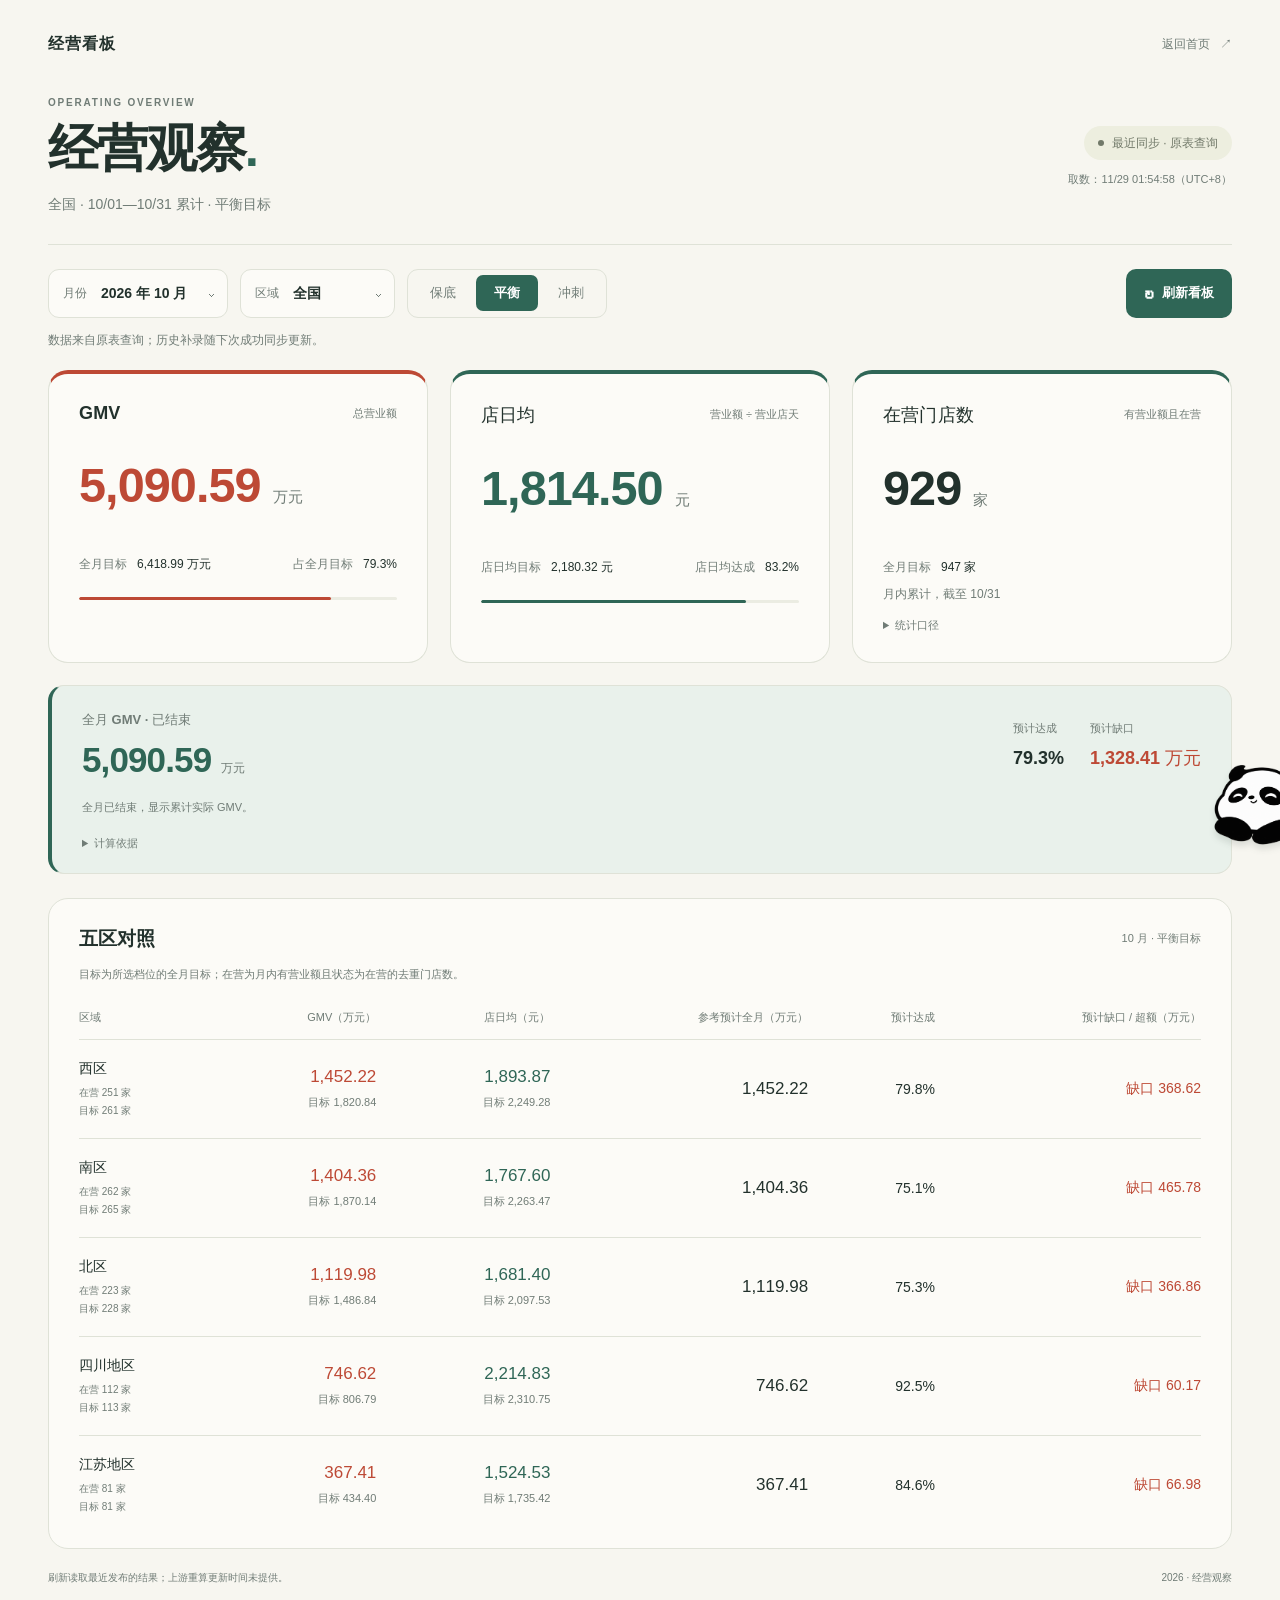
<file: operations/index.html>
<!DOCTYPE html>
<html lang="zh-CN">
<head>
  <meta charset="UTF-8">
  <meta name="viewport" content="width=device-width, initial-scale=1.0">
  <meta name="theme-color" content="#f7f6f0">
  <meta name="description" content="全国与五个区域的 GMV、店日均、在营门店数及目标对照。">
  <title>经营观察</title>
  <link rel="stylesheet" href="../assets/operations.css?v=20261011-monthly-stores">
  <link rel="stylesheet" href="../assets/mascot.css?v=4b41b535fff8">
</head>
<body>
  <main class="dashboard" id="dashboard" aria-busy="false">
    <nav class="site-nav" aria-label="网站导航">
      <a class="brand" href="../">经营看板</a>
      <a class="home-link" href="../">返回首页 <span aria-hidden="true">↗</span></a>
    </nav>

    <header class="page-header">
      <div>
        <p class="eyebrow">OPERATING OVERVIEW</p>
        <h1>经营观察<span class="title-dot" aria-hidden="true">.</span></h1>
        <p class="scope" id="scope">全国 · 2026 年 10 月 · 平衡目标</p>
      </div>
      <div class="refresh-state">
        <p class="status-badge" id="status-badge" data-state="waiting"><span class="status-dot" aria-hidden="true"></span><span id="status-text">等待同步数据</span></p>
        <p class="timestamp" id="timestamp">尚未取数</p>
      </div>
    </header>

    <section class="toolbar" aria-label="看板筛选">
      <div class="filters">
        <label class="select-field">月份
          <select id="month" aria-label="查看月份">
            <option value="2026-09">2026 年 9 月</option>
            <option value="2026-10" selected>2026 年 10 月</option>
            <option value="2026-11">2026 年 11 月</option>
            <option value="2026-12">2026 年 12 月</option>
          </select>
          <span class="select-chevron" aria-hidden="true">⌄</span>
        </label>
        <label class="select-field">区域
          <select id="region" aria-label="查看区域">
            <option>全国</option><option>北区</option><option>西区</option><option>南区</option><option>四川地区</option><option>江苏地区</option>
          </select>
          <span class="select-chevron" aria-hidden="true">⌄</span>
        </label>
        <fieldset class="tier-field" aria-label="目标档位">
          <legend class="sr-only">目标档位</legend>
          <label><input type="radio" name="tier" value="保底"><span>保底</span></label>
          <label><input type="radio" name="tier" value="平衡" checked><span>平衡</span></label>
          <label><input type="radio" name="tier" value="冲刺"><span>冲刺</span></label>
        </fieldset>
      </div>
      <button class="refresh-button" id="refresh" type="button"><span class="refresh-icon" aria-hidden="true">↻</span><span id="refresh-label">刷新看板</span></button>
    </section>

    <p class="notice" id="notice" role="status" aria-live="polite">正在读取最近成功同步的经营数据。</p>

    <section class="metric-grid" aria-label="核心经营指标">
      <article class="metric-card metric-gmv">
        <div class="card-heading"><h2>GMV</h2><span class="metric-caption">总营业额</span></div>
        <p class="metric-value"><span id="gmv-value">—</span><span class="metric-unit">万元</span></p>
        <div class="card-facts">
          <p><span>全月目标</span><strong id="gmv-target">—</strong></p>
          <p><span>占全月目标</span><strong id="gmv-rate">—</strong></p>
        </div>
        <div class="progress-track" aria-hidden="true"><span id="gmv-progress"></span></div>
      </article>
      <article class="metric-card metric-average">
        <div class="card-heading"><h2>店日均</h2><span class="metric-caption">营业额 ÷ 营业店天</span></div>
        <p class="metric-value"><span id="average-value">—</span><span class="metric-unit">元</span></p>
        <div class="card-facts">
          <p><span>店日均目标</span><strong id="average-target">—</strong></p>
          <p><span>店日均达成</span><strong id="average-rate">—</strong></p>
        </div>
        <div class="progress-track" aria-hidden="true"><span id="average-progress"></span></div>
      </article>
      <article class="metric-card metric-stores">
        <div class="card-heading"><h2>在营门店数</h2><span class="metric-caption" id="stores-caption">门店数量待同步</span></div>
        <p class="metric-value"><span id="stores-value">—</span><span class="metric-unit">家</span></p>
        <p class="stores-target"><span>全月目标</span><strong id="stores-target">—</strong></p>
        <p class="stores-date" id="stores-date">暂无实际统计日</p>
        <details class="stores-method">
          <summary>统计口径</summary>
          <p id="stores-definition">门店实际数量尚未取得。目标取原表所选月份和档位的在营门店数，按原表整数格式显示。</p>
        </details>
      </article>
    </section>

    <section class="forecast-summary" id="forecast-summary" aria-label="月底参考预计" hidden>
      <div class="forecast-main">
        <h2 id="forecast-title">参考预计全月 GMV</h2>
        <p><strong id="forecast-value">—</strong><span>万元</span></p>
      </div>
      <div class="forecast-facts">
        <p><span>预计达成</span><strong id="forecast-rate">—</strong></p>
        <p><span id="forecast-gap-label">预计缺口</span><strong id="forecast-gap">—</strong></p>
        <p id="forecast-share-fact"><span id="forecast-share-label">模型累计进度</span><strong id="forecast-share">—</strong></p>
      </div>
      <p class="forecast-note" id="forecast-note">正在读取预测参考。</p>
      <details class="forecast-method">
        <summary>计算依据</summary>
        <p id="forecast-formula">预测使用所选区域、月份及实际截止日；全国预计为五区各自预计之和。</p>
        <p id="forecast-limits">模型参数固定，刷新后按最近同步的实际 GMV 重新计算。</p>
      </details>
    </section>

    <section class="comparison" aria-labelledby="comparison-title">
      <div class="section-heading"><h2 id="comparison-title">五区对照</h2><span id="comparison-period">同月 · 同目标档位</span></div>
      <p class="comparison-caption" id="comparison-caption">目标列为所选档位的全月目标；在营按实际截止日有营业额统计。</p>
      <p class="table-hint" id="forecast-table-hint" hidden>左右滑动查看月底预计和目标缺口。</p>
      <div class="table-scroll">
        <table>
          <thead id="region-head"><tr><th scope="col">区域</th><th scope="col">GMV <span>（万元）</span><span class="sort-mark" aria-hidden="true">↓</span></th><th scope="col">占全月目标</th><th scope="col">店日均 <span>（元）</span></th><th scope="col">店日均达成</th></tr></thead>
          <tbody id="region-rows">
            <tr><th scope="row">北区</th><td>—</td><td>—</td><td>—</td><td>—</td></tr>
            <tr><th scope="row">西区</th><td>—</td><td>—</td><td>—</td><td>—</td></tr>
            <tr><th scope="row">南区</th><td>—</td><td>—</td><td>—</td><td>—</td></tr>
            <tr><th scope="row">四川地区</th><td>—</td><td>—</td><td>—</td><td>—</td></tr>
            <tr><th scope="row">江苏地区</th><td>—</td><td>—</td><td>—</td><td>—</td></tr>
          </tbody>
        </table>
      </div>
    </section>
    <footer class="page-footer"><p id="source-note">刷新读取最近发布的结果，取数时间见右上方。</p><p>2026 · 经营观察</p></footer>
    <noscript><p class="notice">请启用浏览器 JavaScript，以加载最近同步的经营指标。</p></noscript>
  </main>
  <script src="../assets/operations-forecast.js?v=20261011" defer></script>
  <script src="../assets/operations-ridge.js?v=20261014-ridge1" defer></script>
  <script src="../assets/operations-diagnosis.js?v=20261014-ridge1" defer></script>
  <script src="../assets/operations.js?v=20261014-ridge1" defer></script>
  <script src="../assets/chat-context.js?v=20261014-ridge1" defer></script>
  <script src="../assets/chat-session.js?v=20261012-c32" defer></script>
  <script src="../assets/chat-config.js?v=12b940a2179a" defer></script>
  <script src="../assets/mascot.js?v=52214c8634c3" defer></script>
</body>
</html>
</file>
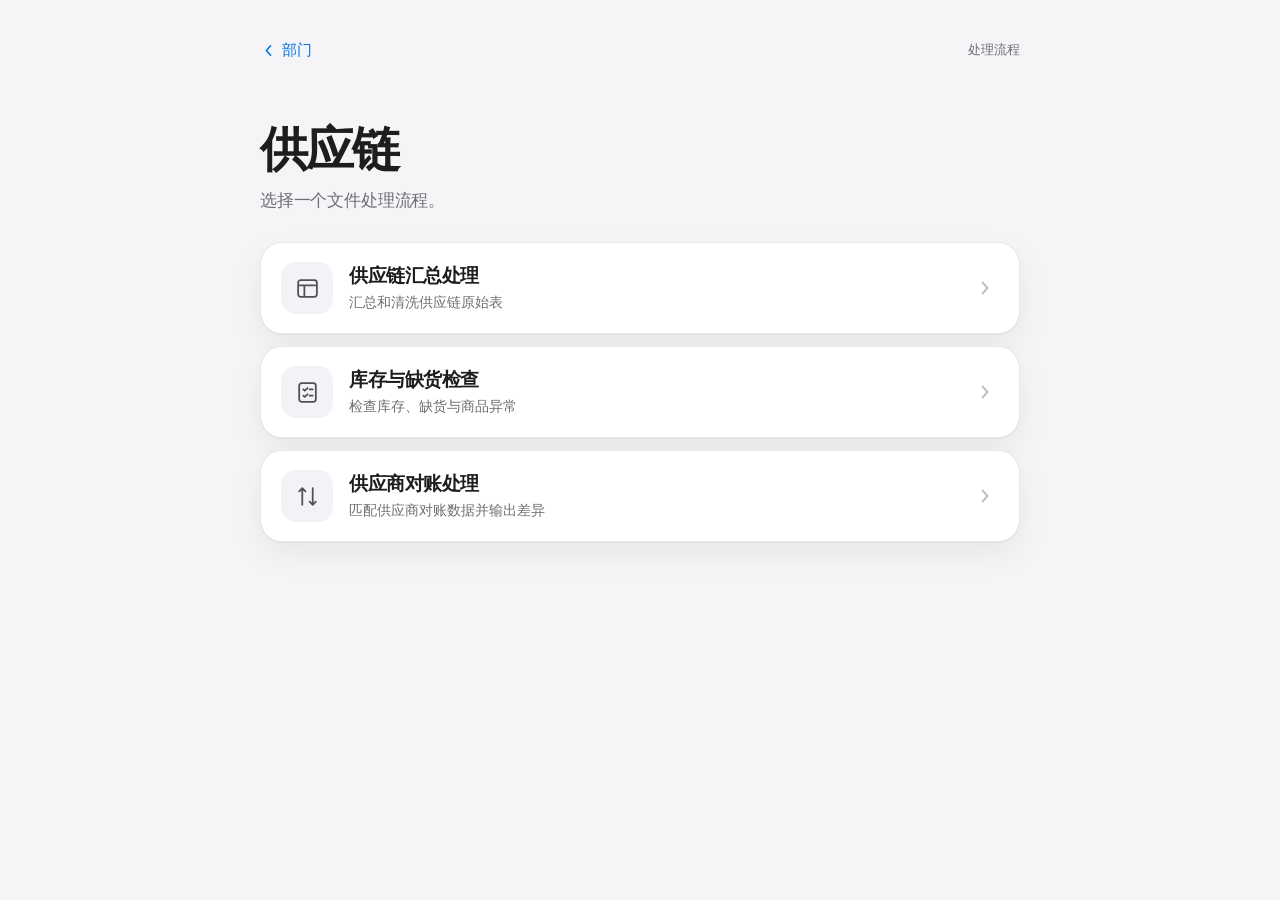
<file: supply-chain/index.html>
<!DOCTYPE html><html lang="zh-CN"><head><meta charset="UTF-8"><meta name="viewport" content="width=device-width,initial-scale=1"><meta http-equiv="refresh" content="0;url=../department/?id=supply-chain"><title>正在打开供应链</title></head><body><script>location.replace("../department/?id=supply-chain");</script><a href="../department/?id=supply-chain">进入供应链</a></body></html>
</file>
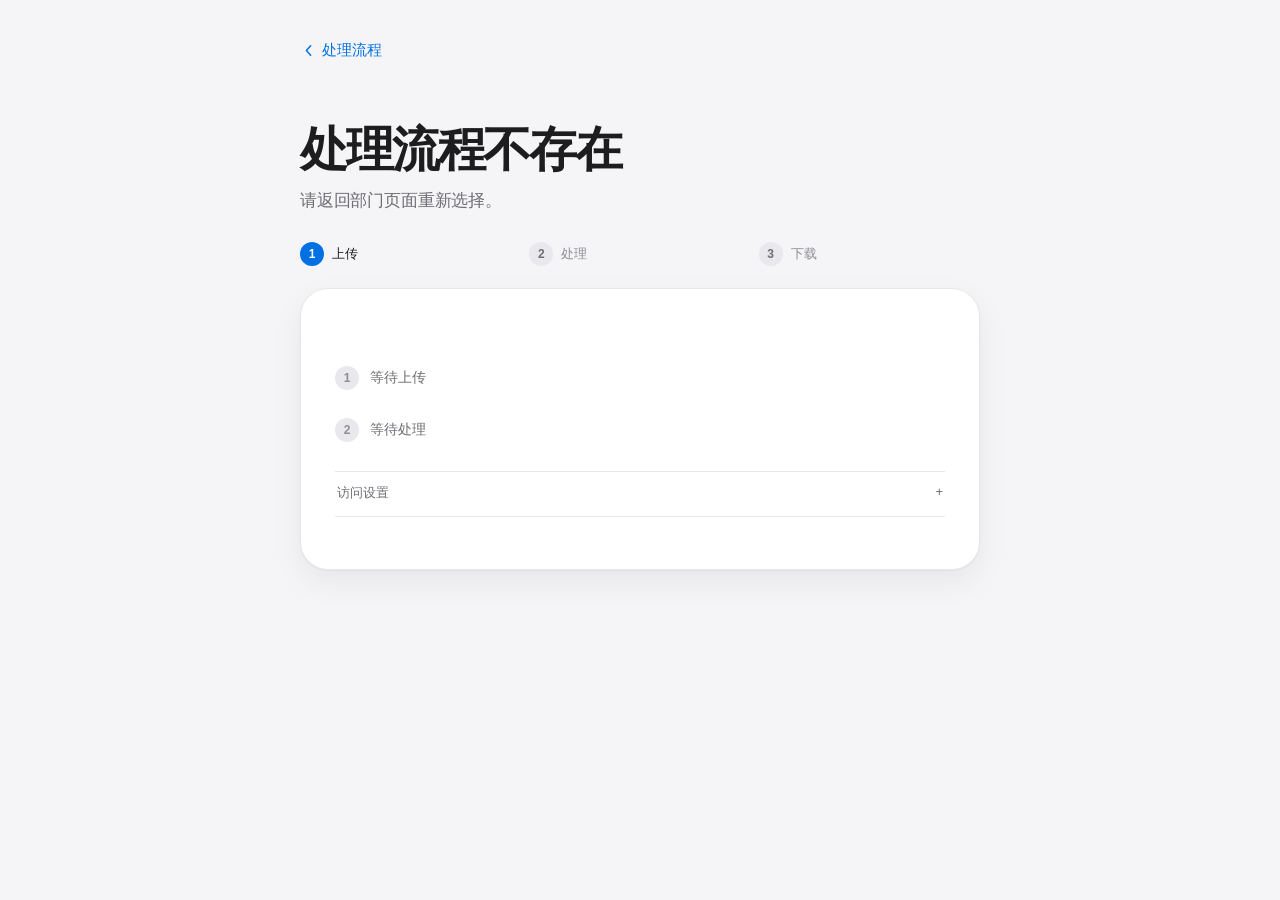
<file: tool/index.html>
<!DOCTYPE html>
<html lang="zh-CN">
<head>
  <meta charset="UTF-8">
  <meta name="viewport" content="width=device-width, initial-scale=1.0">
  <meta name="theme-color" content="#f5f5f7">
  <title>文件处理 - 数据处理中心</title>
  <link rel="stylesheet" href="../assets/site.css">
</head>
<body>
  <main class="app-shell runner-shell" data-page="runner">
    <nav class="page-nav" aria-label="页面导航">
      <a class="back-link" href="../" data-back-link>
        <svg viewBox="0 0 20 20" fill="none" aria-hidden="true"><path d="m12.5 4.5-5 5.5 5 5.5" stroke="currentColor" stroke-width="1.8" stroke-linecap="round" stroke-linejoin="round"/></svg>
        处理流程
      </a>
      <span class="quiet-label" data-department-label></span>
    </nav>

    <header class="page-header">
      <h1 data-tool-title>文件处理</h1>
      <p data-tool-description>上传文件，处理完成后下载结果。</p>
    </header>

    <ol class="workflow" aria-label="处理进度">
      <li class="active" data-workflow-step="upload" data-step="1">上传</li>
      <li data-workflow-step="process" data-step="2">处理</li>
      <li data-workflow-step="download" data-step="3">下载</li>
    </ol>

    <section class="runner-card" aria-label="文件处理操作">
      <label class="drop-zone" data-drop-zone>
        <input type="file" data-file-input>
        <span>
          <span class="upload-symbol">
            <svg viewBox="0 0 24 24" fill="none" aria-hidden="true"><path d="M12 16V4m0 0L7.5 8.5M12 4l4.5 4.5M5 14v4.5A1.5 1.5 0 0 0 6.5 20h11a1.5 1.5 0 0 0 1.5-1.5V14" stroke="currentColor" stroke-width="1.8" stroke-linecap="round" stroke-linejoin="round"/></svg>
          </span>
          <strong>选择或拖入文件</strong>
          <small data-file-hint>支持 Excel 和 CSV，可选择多个文件</small>
        </span>
      </label>

      <div class="file-list" data-file-list aria-live="polite"></div>

      <ul class="feedback-list" aria-live="polite">
        <li class="feedback-item" data-upload-status><span class="feedback-dot">1</span><span>等待上传</span></li>
        <li class="feedback-item" data-process-status><span class="feedback-dot">2</span><span>等待处理</span></li>
      </ul>

      <details class="access-settings" data-token-settings>
        <summary>访问设置</summary>
        <label class="token-field">访问令牌
          <input type="password" data-api-token autocomplete="off" placeholder="首次使用时输入一次">
        </label>
      </details>

      <div class="runner-actions">
        <button class="button primary" type="button" data-run-tool disabled>开始处理</button>
        <a class="button download" href="#" data-download-link hidden>下载结果</a>
      </div>
      <button class="clear-button" type="button" data-clear-files hidden>重新选择文件</button>
    </section>
  </main>
  <script src="../assets/catalog.js"></script>
  <script src="../assets/tool-runner.js"></script>
</body>
</html>
</file>
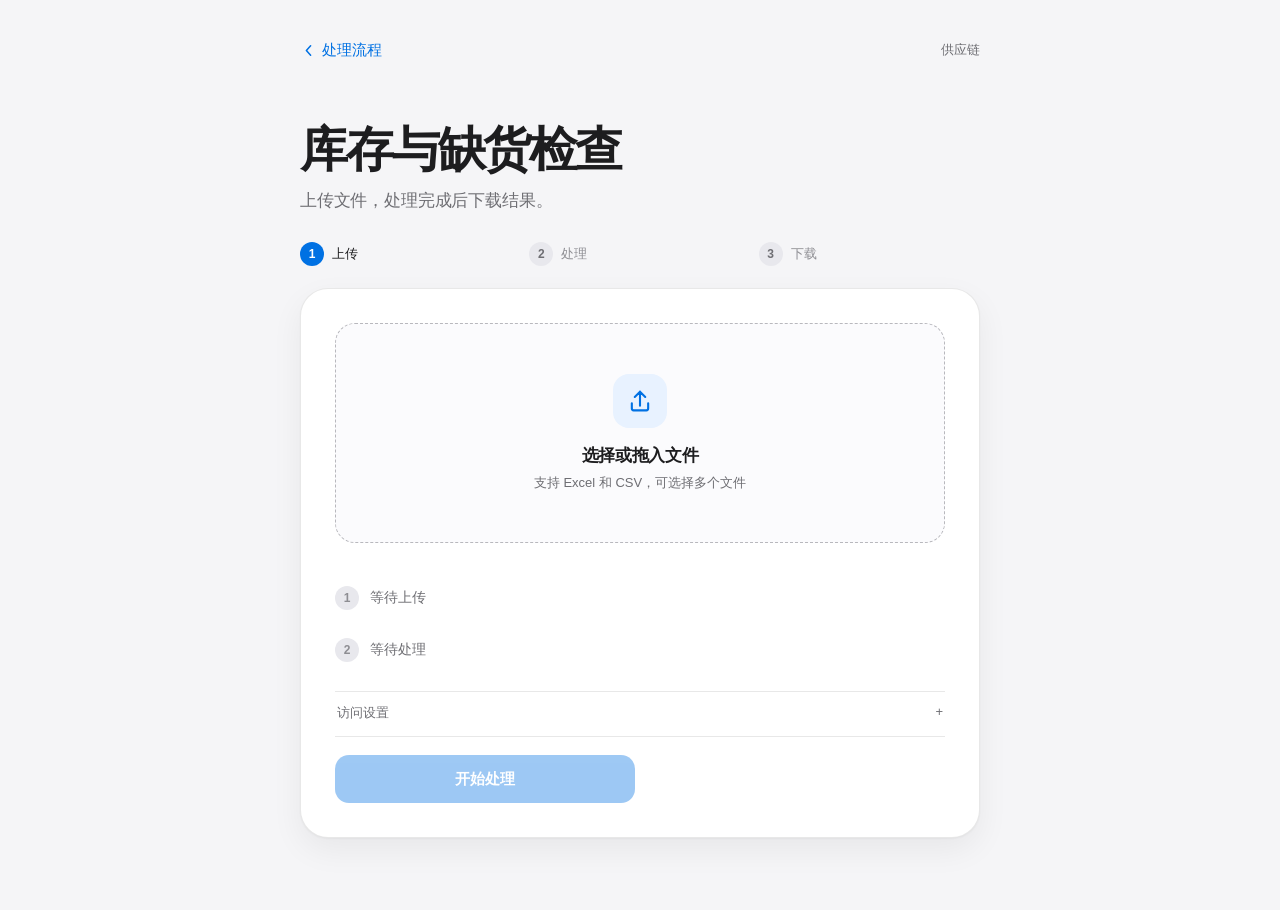
<file: supply-chain/inventory/index.html>
<!DOCTYPE html><html lang="zh-CN"><head><meta charset="UTF-8"><meta name="viewport" content="width=device-width,initial-scale=1"><meta http-equiv="refresh" content="0;url=../../tool/?department=supply-chain&amp;id=inventory-check"><title>正在打开处理流程</title></head><body><script>location.replace("../../tool/?department=supply-chain&id=inventory-check");</script><a href="../../tool/?department=supply-chain&amp;id=inventory-check">进入处理流程</a></body></html>
</file>
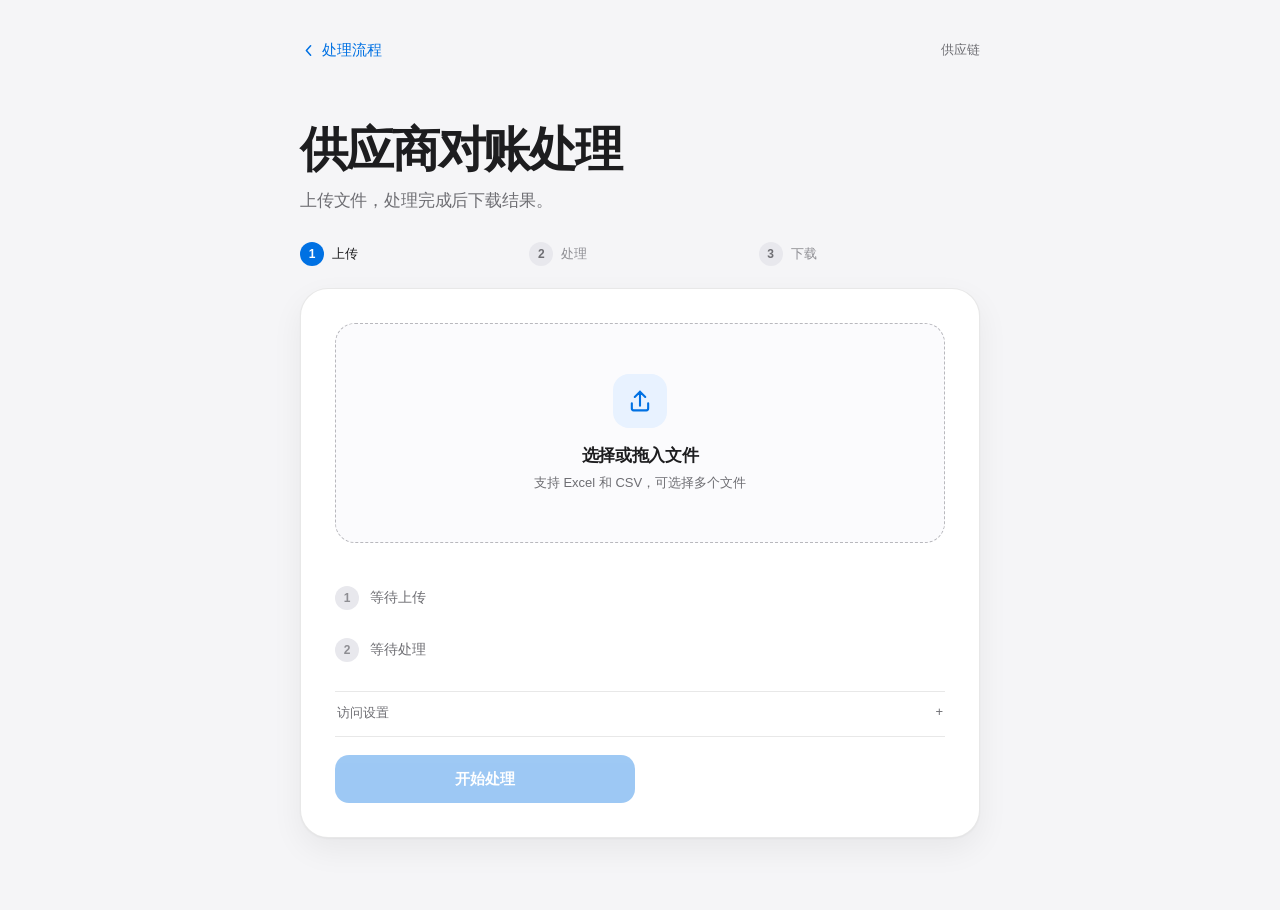
<file: supply-chain/reconcile/index.html>
<!DOCTYPE html><html lang="zh-CN"><head><meta charset="UTF-8"><meta name="viewport" content="width=device-width,initial-scale=1"><meta http-equiv="refresh" content="0;url=../../tool/?department=supply-chain&amp;id=vendor-reconcile"><title>正在打开处理流程</title></head><body><script>location.replace("../../tool/?department=supply-chain&id=vendor-reconcile");</script><a href="../../tool/?department=supply-chain&amp;id=vendor-reconcile">进入处理流程</a></body></html>
</file>
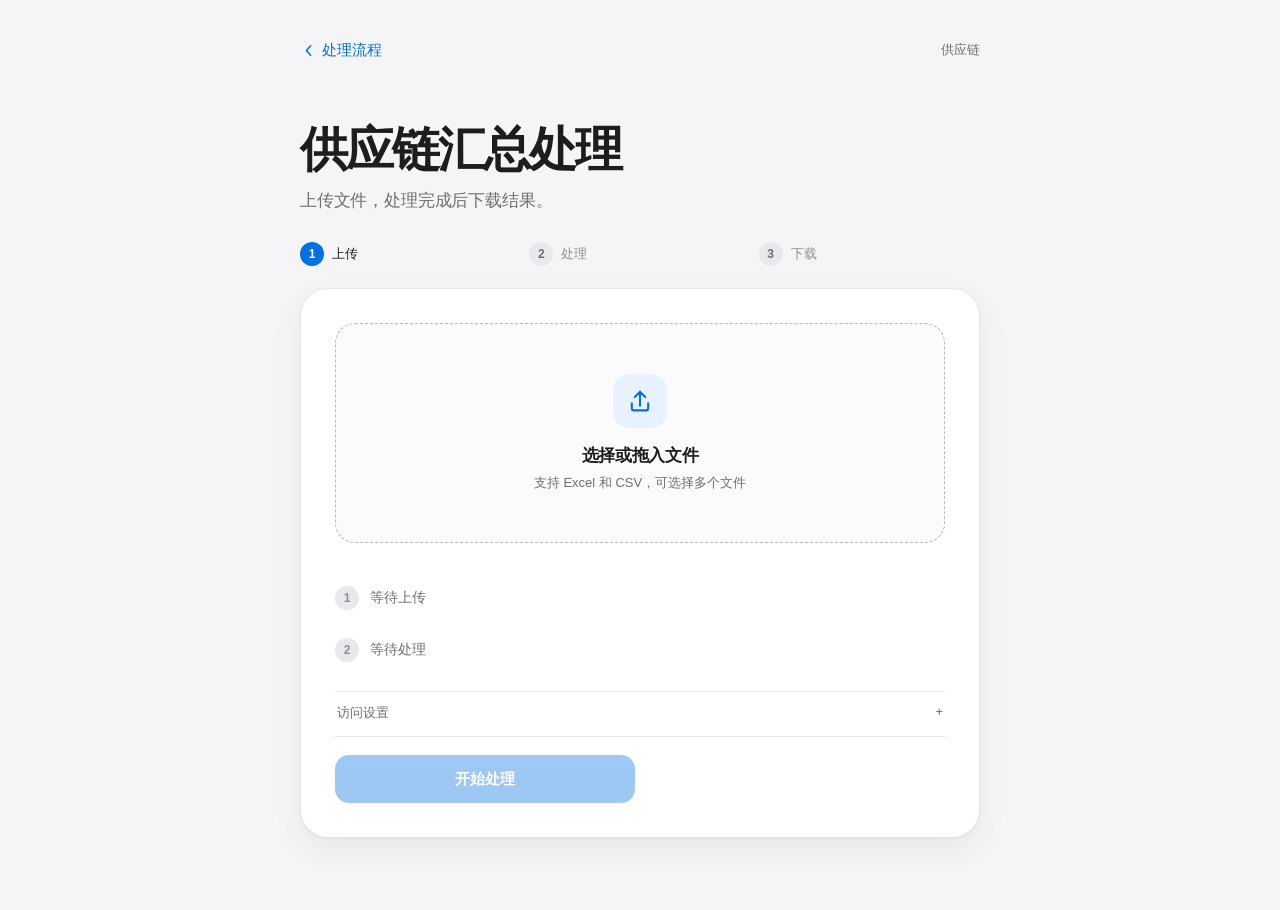
<file: supply-chain/summary/index.html>
<!DOCTYPE html><html lang="zh-CN"><head><meta charset="UTF-8"><meta name="viewport" content="width=device-width,initial-scale=1"><meta http-equiv="refresh" content="0;url=../../tool/?department=supply-chain&amp;id=supply-summary"><title>正在打开处理流程</title></head><body><script>location.replace("../../tool/?department=supply-chain&id=supply-summary");</script><a href="../../tool/?department=supply-chain&amp;id=supply-summary">进入处理流程</a></body></html>
</file>
<file: assets/site.css>
:root {
  color-scheme: light;
  --page: #f5f5f7;
  --surface: #ffffff;
  --surface-hover: #fafafa;
  --text: #1d1d1f;
  --secondary: #6e6e73;
  --tertiary: #8e8e93;
  --line: rgba(0, 0, 0, 0.09);
  --blue: #0071e3;
  --blue-hover: #0077ed;
  --green: #248a3d;
  --red: #d70015;
  --radius: 22px;
  --shadow: 0 1px 2px rgba(0, 0, 0, 0.04), 0 12px 32px rgba(0, 0, 0, 0.06);
  --ease: cubic-bezier(0.25, 0.1, 0.25, 1);
}

* {
  box-sizing: border-box;
}

html {
  min-width: 320px;
  background: var(--page);
  -webkit-text-size-adjust: 100%;
}

body {
  min-height: 100vh;
  margin: 0;
  background: var(--page);
  color: var(--text);
  font-family: -apple-system, BlinkMacSystemFont, "SF Pro Display", "SF Pro Text", "PingFang SC", "Helvetica Neue", sans-serif;
  -webkit-font-smoothing: antialiased;
}

button,
input {
  font: inherit;
}

button,
a,
.drop-zone {
  -webkit-tap-highlight-color: transparent;
  touch-action: manipulation;
}

a {
  color: inherit;
  text-decoration: none;
}

button:focus-visible,
a:focus-visible,
input:focus-visible,
.drop-zone:focus-within,
summary:focus-visible {
  outline: 3px solid rgba(0, 113, 227, 0.34);
  outline-offset: 3px;
}

.app-shell {
  width: min(760px, calc(100% - 40px));
  margin: 0 auto;
  padding: 28px 0 72px;
}

.app-shell.runner-shell {
  width: min(680px, calc(100% - 40px));
}

.brand-bar,
.page-nav {
  display: flex;
  min-height: 44px;
  align-items: center;
  justify-content: space-between;
  gap: 16px;
  margin-bottom: 52px;
}

.brand {
  font-size: 15px;
  font-weight: 650;
  letter-spacing: -0.01em;
}

.quiet-label {
  color: var(--secondary);
  font-size: 13px;
  font-weight: 500;
}

.back-link {
  display: inline-flex;
  min-height: 44px;
  align-items: center;
  gap: 5px;
  margin-left: -10px;
  padding: 0 10px;
  border-radius: 12px;
  color: var(--blue);
  font-size: 15px;
  font-weight: 550;
}

.back-link svg {
  width: 17px;
  height: 17px;
}

.page-header {
  margin-bottom: 28px;
}

.page-header h1 {
  max-width: 640px;
  margin: 0;
  font-size: clamp(34px, 7vw, 48px);
  font-weight: 700;
  line-height: 1.08;
  letter-spacing: -0.045em;
}

.page-header p {
  max-width: 590px;
  margin: 12px 0 0;
  color: var(--secondary);
  font-size: 17px;
  line-height: 1.55;
  letter-spacing: -0.01em;
}

.choice-list {
  display: grid;
  gap: 12px;
}

.choice-row {
  display: grid;
  grid-template-columns: 52px minmax(0, 1fr) 24px;
  min-height: 92px;
  align-items: center;
  gap: 16px;
  padding: 18px 20px;
  border: 1px solid var(--line);
  border-radius: var(--radius);
  background: var(--surface);
  box-shadow: var(--shadow);
  transition: background 180ms var(--ease), transform 180ms var(--ease), box-shadow 180ms var(--ease);
}

.choice-row:hover {
  background: var(--surface-hover);
  box-shadow: 0 2px 4px rgba(0, 0, 0, 0.05), 0 16px 38px rgba(0, 0, 0, 0.07);
  transform: translateY(-1px);
}

.choice-row:active {
  transform: scale(0.992);
}

.choice-icon {
  display: grid;
  width: 52px;
  height: 52px;
  place-items: center;
  border-radius: 15px;
  background: var(--icon-bg, #e8f2ff);
  color: var(--icon-color, var(--blue));
}

.choice-icon svg {
  width: 25px;
  height: 25px;
}

.choice-copy {
  min-width: 0;
}

.choice-copy h2 {
  margin: 0;
  font-size: 19px;
  font-weight: 650;
  line-height: 1.25;
  letter-spacing: -0.025em;
}

.choice-copy p {
  margin: 5px 0 0;
  color: var(--secondary);
  font-size: 14px;
  line-height: 1.45;
}

.choice-chevron {
  width: 20px;
  height: 20px;
  color: #b3b3b8;
}

.empty-state,
.error-state {
  padding: 28px;
  border: 1px solid var(--line);
  border-radius: var(--radius);
  background: var(--surface);
  color: var(--secondary);
  line-height: 1.6;
}

.workflow {
  display: grid;
  grid-template-columns: repeat(3, 1fr);
  gap: 8px;
  margin: 0 0 22px;
  padding: 0;
  list-style: none;
}

.workflow li {
  display: flex;
  min-width: 0;
  align-items: center;
  gap: 8px;
  color: var(--tertiary);
  font-size: 13px;
  font-weight: 550;
}

.workflow li::before {
  display: grid;
  width: 24px;
  height: 24px;
  flex: 0 0 24px;
  place-items: center;
  border-radius: 50%;
  background: #e8e8ed;
  color: var(--secondary);
  content: attr(data-step);
  font-size: 12px;
  font-weight: 650;
}

.workflow li.active {
  color: var(--text);
}

.workflow li.active::before {
  background: var(--blue);
  color: white;
}

.workflow li.done::before {
  background: var(--green);
  color: white;
  content: "✓";
}

.runner-card {
  padding: clamp(22px, 5vw, 34px);
  border: 1px solid var(--line);
  border-radius: 28px;
  background: var(--surface);
  box-shadow: var(--shadow);
}

.drop-zone {
  display: grid;
  min-height: 220px;
  place-items: center;
  padding: 28px;
  border: 1.5px dashed #b8b8bd;
  border-radius: 20px;
  background: #fbfbfd;
  cursor: pointer;
  text-align: center;
  transition: border-color 180ms var(--ease), background 180ms var(--ease), transform 180ms var(--ease);
}

.drop-zone:hover,
.drop-zone.dragging {
  border-color: var(--blue);
  background: #f4f9ff;
}

.drop-zone.dragging {
  transform: scale(0.995);
}

.drop-zone input {
  position: absolute;
  width: 1px;
  height: 1px;
  opacity: 0;
  pointer-events: none;
}

.upload-symbol {
  display: grid;
  width: 54px;
  height: 54px;
  place-items: center;
  margin: 0 auto 16px;
  border-radius: 16px;
  background: #e8f2ff;
  color: var(--blue);
}

.upload-symbol svg {
  width: 28px;
  height: 28px;
}

.drop-zone strong {
  display: block;
  font-size: 17px;
  font-weight: 650;
  letter-spacing: -0.02em;
}

.drop-zone small {
  display: block;
  margin-top: 7px;
  color: var(--secondary);
  font-size: 13px;
  line-height: 1.45;
}

.file-list {
  display: grid;
  gap: 8px;
  margin-top: 14px;
}

.file-row {
  display: grid;
  grid-template-columns: minmax(0, 1fr) auto;
  align-items: center;
  gap: 16px;
  padding: 12px 14px;
  border-radius: 14px;
  background: #f5f5f7;
  font-size: 13px;
}

.file-row strong {
  overflow: hidden;
  font-weight: 550;
  text-overflow: ellipsis;
  white-space: nowrap;
}

.file-row span {
  color: var(--secondary);
  font-variant-numeric: tabular-nums;
}

.feedback-list {
  display: grid;
  gap: 10px;
  margin: 20px 0;
  padding: 0;
  list-style: none;
}

.feedback-item {
  display: flex;
  min-height: 42px;
  align-items: center;
  gap: 11px;
  color: var(--secondary);
  font-size: 14px;
}

.feedback-dot {
  display: grid;
  width: 24px;
  height: 24px;
  flex: 0 0 24px;
  place-items: center;
  border-radius: 50%;
  background: #e8e8ed;
  color: var(--tertiary);
  font-size: 12px;
  font-weight: 700;
}

.feedback-item.working {
  color: var(--text);
}

.feedback-item.working .feedback-dot {
  border: 2px solid #d2d2d7;
  border-top-color: var(--blue);
  background: transparent;
  color: transparent;
  animation: spin 700ms linear infinite;
}

.feedback-item.success {
  color: var(--green);
}

.feedback-item.success .feedback-dot {
  background: var(--green);
  color: white;
}

.feedback-item.error {
  color: var(--red);
}

.feedback-item.error .feedback-dot {
  background: #ffe5e7;
  color: var(--red);
}

.access-settings {
  margin: 4px 0 18px;
  border-top: 1px solid var(--line);
  border-bottom: 1px solid var(--line);
}

.access-settings summary {
  min-height: 44px;
  padding: 12px 2px;
  color: var(--secondary);
  cursor: pointer;
  font-size: 13px;
  list-style: none;
}

.access-settings summary::-webkit-details-marker {
  display: none;
}

.access-settings summary::after {
  float: right;
  content: "+";
}

.access-settings[open] summary::after {
  content: "−";
}

.token-field {
  display: grid;
  gap: 7px;
  padding: 4px 0 16px;
  color: var(--secondary);
  font-size: 13px;
}

.token-field input {
  width: 100%;
  min-height: 46px;
  padding: 0 13px;
  border: 1px solid #c7c7cc;
  border-radius: 12px;
  background: white;
  color: var(--text);
  font-size: 16px;
}

.runner-actions {
  display: grid;
  grid-template-columns: 1fr 1fr;
  gap: 10px;
}

.button {
  display: inline-flex;
  min-height: 48px;
  align-items: center;
  justify-content: center;
  padding: 0 18px;
  border: 0;
  border-radius: 14px;
  cursor: pointer;
  font-size: 15px;
  font-weight: 650;
  transition: background 160ms var(--ease), opacity 160ms var(--ease), transform 160ms var(--ease);
}

.button:active {
  transform: scale(0.985);
}

.button.primary {
  background: var(--blue);
  color: white;
}

.button.primary:hover {
  background: var(--blue-hover);
}

.button.secondary {
  background: #e8e8ed;
  color: var(--text);
}

.button.download {
  background: var(--green);
  color: white;
}

.button:disabled,
.button[aria-disabled="true"] {
  cursor: not-allowed;
  opacity: 0.38;
  pointer-events: none;
}

.clear-button {
  display: block;
  min-height: 44px;
  margin: 10px auto -8px;
  padding: 0 12px;
  border: 0;
  background: transparent;
  color: var(--secondary);
  cursor: pointer;
  font-size: 13px;
}

.clear-button:hover {
  color: var(--text);
}

[hidden] {
  display: none !important;
}

@keyframes spin {
  to {
    transform: rotate(360deg);
  }
}

@media (max-width: 560px) {
  .app-shell,
  .app-shell.runner-shell {
    width: min(100% - 24px, 760px);
    padding-top: 12px;
  }

  .brand-bar,
  .page-nav {
    margin-bottom: 36px;
  }

  .page-header h1 {
    font-size: 34px;
  }

  .page-header p {
    font-size: 15px;
  }

  .choice-row {
    grid-template-columns: 46px minmax(0, 1fr) 20px;
    min-height: 82px;
    gap: 13px;
    padding: 15px;
    border-radius: 18px;
  }

  .choice-icon {
    width: 46px;
    height: 46px;
    border-radius: 13px;
  }

  .choice-copy h2 {
    font-size: 17px;
  }

  .choice-copy p {
    font-size: 13px;
  }

  .runner-card {
    padding: 18px;
    border-radius: 22px;
  }

  .drop-zone {
    min-height: 190px;
    padding: 22px 16px;
  }

  .workflow li {
    justify-content: center;
    font-size: 12px;
  }

  .workflow li::before {
    display: none;
  }

  .runner-actions {
    grid-template-columns: 1fr;
  }
}

@media (prefers-reduced-motion: reduce) {
  *,
  *::before,
  *::after {
    scroll-behavior: auto !important;
    animation-duration: 0.01ms !important;
    animation-iteration-count: 1 !important;
    transition-duration: 0.01ms !important;
  }
}
</file>
<file: assets/mascot.css>
.xd-widget{--xd-ink:#25342d;--xd-muted:#758078;--xd-green:#2f6656;--xd-red:#b94331;--xd-paper:#fcfbf7;--xd-line:#e4e6dc;position:fixed;inset:auto;top:var(--xd-viewport-top,0px);left:var(--xd-viewport-left,0px);width:var(--xd-viewport-width,100vw);height:var(--xd-viewport-height,100dvh);z-index:120;pointer-events:none;overflow:hidden;overflow:clip;-webkit-text-size-adjust:100%;font-family:-apple-system,BlinkMacSystemFont,"PingFang SC","Microsoft YaHei",sans-serif;color:var(--xd-ink);font-size:14px;line-height:1.5}
.xd-widget *{box-sizing:border-box}.xd-widget button,.xd-widget textarea{font:inherit}.xd-widget button{touch-action:manipulation;cursor:pointer;-webkit-tap-highlight-color:transparent}.xd-widget button:focus-visible,.xd-widget textarea:focus-visible,.xd-conversation:focus-visible{outline:2px solid var(--xd-green);outline-offset:4px}.xd-widget button:disabled{cursor:default}.xd-widget [hidden]{display:none!important}
.xd-trigger{position:absolute;right:-37px;bottom:calc(38px + env(safe-area-inset-bottom,0px) + var(--xd-bottom-offset,0px));width:116px;height:118px;padding:0;border:0;background:transparent;pointer-events:auto;transition:right .36s cubic-bezier(.22,1.35,.4,1),bottom .36s cubic-bezier(.22,1,.4,1);isolation:isolate}
.xd-panda-wrap{display:block;width:116px;height:116px;transform-origin:72% 82%;animation:xd-peek 12s ease-in-out infinite;transition:transform .25s ease;filter:drop-shadow(0 5px 3px rgba(37,52,45,.12))}.xd-panda{display:block;width:100%;height:100%;object-fit:contain;pointer-events:none;user-select:none}.xd-trigger:hover .xd-panda-wrap,.xd-trigger:focus-visible .xd-panda-wrap{animation:none;transform:translate(-5px,-4px) rotate(-7deg)}.xd-trigger:focus-visible{outline-offset:-15px;border-radius:50%}
.xd-trigger-hint{position:absolute;right:85px;top:40px;width:max-content;background:var(--xd-green);color:white;box-shadow:0 3px 13px rgba(36,63,50,.1);font-size:11px;font-weight:500;padding:6px 11px;border-radius:20px;opacity:0;transform:translateX(5px);transition:opacity .18s,transform .18s;pointer-events:none}.xd-trigger:hover .xd-trigger-hint,.xd-trigger:focus-visible .xd-trigger-hint{opacity:1;transform:none}
.xd-open .xd-trigger{right:17px;bottom:calc(17px + env(safe-area-inset-bottom,0px) + var(--xd-bottom-offset,0px))}.xd-open .xd-panda-wrap{animation:xd-pop .36s cubic-bezier(.25,1.5,.45,1) both}.xd-open .xd-trigger-hint{display:none}
.xd-panel{position:absolute;right:max(24px,env(safe-area-inset-right,0px));bottom:calc(139px + env(safe-area-inset-bottom,0px) + var(--xd-bottom-offset,0px));width:min(370px,calc(100% - 48px - env(safe-area-inset-left,0px) - env(safe-area-inset-right,0px)));min-width:0;min-height:0;height:min(490px,calc(var(--xd-viewport-height,100dvh) - 170px));display:flex;flex-direction:column;background:var(--xd-paper);border:1px solid rgba(166,179,163,.45);border-radius:22px;box-shadow:0 16px 54px rgba(38,55,44,.16),0 2px 10px rgba(38,55,44,.04);pointer-events:auto;overflow:clip;animation:xd-panel-in .3s cubic-bezier(.2,.8,.2,1) both;transform-origin:95% 100%}
.xd-header{display:flex;align-items:center;gap:11px;padding:19px 18px 14px;flex:none}.xd-avatar{width:46px;height:46px;object-fit:contain;flex:none;user-select:none}.xd-brand{min-width:0;flex:1}.xd-brand h2{font-size:17px;font-weight:650;letter-spacing:.02em;margin:0;line-height:1.4}.xd-brand h2 span{display:inline-block;font-size:10px;font-weight:500;color:var(--xd-red);letter-spacing:.03em;padding-left:8px}.xd-mode{margin:2px 0 0;font-size:10px;color:var(--xd-muted);letter-spacing:.04em}.xd-icon-button{display:flex;align-items:center;justify-content:center;padding:0;border:0;background:transparent;color:var(--xd-muted);border-radius:50%;flex:none;width:44px;height:44px;transition:background .15s,color .15s}.xd-minimize:hover{background:#edf0e8;color:var(--xd-ink)}.xd-scope{padding:0 20px 12px;margin:0;font-size:10px;line-height:1.6;color:var(--xd-muted);border-bottom:1px solid var(--xd-line);flex:none}
.xd-conversation{min-height:0;min-width:0;flex:1;overflow:auto;overscroll-behavior:contain;scrollbar-width:thin;scrollbar-color:#d6ddcf transparent;padding:19px 17px 8px;outline-offset:-3px!important}.xd-message{width:fit-content;max-width:94%;margin-bottom:13px;border-radius:15px;padding:11px 13px;overflow-wrap:anywhere}.xd-message p{white-space:pre-wrap;font-size:12px;line-height:1.75;margin:0;font-variant-numeric:tabular-nums}.xd-message-assistant{background:#eef2e9;border-bottom-left-radius:4px;color:#34483c}.xd-message-user{margin-left:auto;background:var(--xd-green);color:white;border-bottom-right-radius:4px}.xd-message-error{background:#f8ece5;color:#a14331}.xd-retry{margin:8px 0 1px;border:1px solid #dfbdb0;background:transparent;color:#99442f;font-size:11px;padding:4px 10px;border-radius:7px}.xd-retry:hover{background:#f4e0d4}
.xd-suggestions{display:flex;flex-wrap:wrap;gap:6px;padding:8px 17px 11px;flex:none}.xd-suggestions button{min-height:36px;font-size:10px;border:1px solid var(--xd-line);border-radius:99px;padding:5px 9px;background:transparent;color:var(--xd-muted);line-height:1.4;transition:background .15s,border-color .15s,color .15s}.xd-suggestions button:hover{background:#edf3e9;border-color:#b8c9b6;color:var(--xd-green)}.xd-suggestions button:disabled{opacity:.5}
.xd-form{min-width:0;display:flex;align-items:flex-end;gap:8px;margin:0 16px;padding:9px 8px 9px 12px;border:1px solid #dbe1d3;background:#fffefa;border-radius:13px;flex:none;transition:border-color .15s,box-shadow .15s}.xd-form:focus-within{border-color:#81a18d;box-shadow:0 0 0 2px rgba(47,102,86,.05)}.xd-widget .xd-input{display:block;flex:1;min-width:0;min-height:24px;max-height:90px;resize:none;border:0;background:transparent;color:var(--xd-ink);padding:3px 0;line-height:1.55;font-size:12px;outline:none!important;overflow:auto;border-radius:1px}.xd-input::placeholder{color:#90988d}.xd-send{width:44px;height:44px;background:var(--xd-green);color:white;transition:opacity .15s,background .15s}.xd-send:hover:not(:disabled){background:#234e41}.xd-send:disabled{background:#e6ebe0;color:#a3b09b}.xd-bottom{display:flex;align-items:center;justify-content:space-between;min-height:29px;padding:5px 19px 8px;font-size:9px;color:#92998e;flex:none}.xd-status{color:var(--xd-muted)}.xd-counter{font-variant-numeric:tabular-nums;margin-left:auto}.xd-sr-only{position:absolute!important;width:1px!important;height:1px!important;padding:0!important;margin:-1px!important;overflow:hidden!important;clip:rect(0,0,0,0)!important;white-space:nowrap!important;border:0!important}
@keyframes xd-peek{0%,65%,100%{transform:translateY(0) rotate(-3deg)}69%{transform:translate(-2px,-4px) rotate(-8deg)}73%{transform:translate(0,-2px) rotate(2deg)}79%,88%{transform:translateY(0) rotate(-3deg)}}
@keyframes xd-pop{0%{transform:translate(24px,10px) rotate(-9deg) scale(.84)}65%{transform:translate(-4px,-7px) rotate(3deg) scale(1.04)}100%{transform:none}}
@keyframes xd-panel-in{from{opacity:0;transform:translate(8px,10px) scale(.965)}to{opacity:1;transform:none}}
@media(max-width:520px){.xd-trigger{width:101px;height:104px;right:-31px;bottom:calc(31px + env(safe-area-inset-bottom,0px) + var(--xd-bottom-offset,0px))}.xd-panda-wrap{width:101px;height:101px}.xd-trigger-hint{display:none}.xd-open .xd-trigger{right:16px;bottom:calc(13px + env(safe-area-inset-bottom,0px) + var(--xd-bottom-offset,0px))}.xd-panel{right:max(16px,env(safe-area-inset-right,0px));width:min(370px,calc(100% - 32px - env(safe-area-inset-left,0px) - env(safe-area-inset-right,0px)));bottom:calc(122px + env(safe-area-inset-bottom,0px) + var(--xd-bottom-offset,0px));height:min(490px,calc(var(--xd-viewport-height,100dvh) - 145px));border-radius:19px}.xd-header{padding:15px 16px 11px;gap:9px}.xd-scope{padding:0 17px 10px}.xd-conversation{padding:15px 14px 6px}.xd-message{max-width:95%}.xd-message p{font-size:14px;line-height:1.65}.xd-suggestions{padding:7px 14px 10px}.xd-form{margin:0 13px}.xd-widget .xd-input{font-size:16px;line-height:1.5;min-height:28px}.xd-send{width:44px;height:44px}.xd-suggestions button{min-height:44px}.xd-bottom{padding:5px 16px 8px}}
@media(max-height:460px){.xd-open .xd-trigger{bottom:calc(8px + var(--xd-bottom-offset,0px));width:68px;height:68px}.xd-open .xd-panda-wrap{width:68px;height:68px}.xd-panel{bottom:calc(82px + var(--xd-bottom-offset,0px));height:calc(var(--xd-viewport-height,100dvh) - 98px)}.xd-header{padding-top:9px;padding-bottom:7px}.xd-avatar{width:32px;height:32px}.xd-scope{padding-bottom:6px}.xd-suggestions{padding-top:4px;padding-bottom:6px}.xd-bottom{min-height:23px;padding-top:2px;padding-bottom:4px}}
.xd-compact.xd-open .xd-trigger{display:none}.xd-compact.xd-open .xd-panda-wrap{width:68px;height:68px}.xd-compact .xd-panel{bottom:calc(8px + env(safe-area-inset-bottom,0px));height:calc(var(--xd-viewport-height,100dvh) - 16px - env(safe-area-inset-top,0px) - env(safe-area-inset-bottom,0px))}.xd-compact .xd-header{padding:7px 15px;min-height:39px}.xd-compact .xd-brand h2{font-size:14px}.xd-compact .xd-avatar,.xd-compact .xd-mode,.xd-compact .xd-scope,.xd-compact .xd-suggestions{display:none}.xd-compact .xd-conversation{min-height:0;padding-top:8px;padding-bottom:3px}.xd-compact .xd-message{padding:7px 10px;margin-bottom:8px}.xd-compact .xd-bottom{min-height:18px;padding-top:1px;padding-bottom:3px;font-size:8px}.xd-compact .xd-form{padding-top:5px;padding-bottom:5px}
@media(prefers-reduced-motion:reduce){.xd-trigger,.xd-panda-wrap,.xd-panel{animation:none!important;transition:none!important}.xd-trigger:hover .xd-panda-wrap,.xd-trigger:focus-visible .xd-panda-wrap{transform:none}}

.xd-history{flex-shrink:0;border:0;background:transparent;color:var(--xd-muted);font-size:11px;padding:6px;cursor:pointer}.xd-download-chat{display:inline-block;margin-top:8px;color:var(--xd-green);font-size:12px;text-decoration:underline}.xd-message-scope{display:block;margin-bottom:4px;font-size:9px;color:var(--xd-muted)}
</file>
<file: assets/operations.css>
:root{color-scheme:light;--paper:#f7f6f0;--card:#fcfbf7;--ink:#22312c;--muted:#707c76;--green:#2f6656;--green-light:#e9f1eb;--red:#bd4935;--line:#dfe2d7;--font:-apple-system,BlinkMacSystemFont,"PingFang SC","Microsoft YaHei",sans-serif}
*{box-sizing:border-box}body{margin:0;background:var(--paper);color:var(--ink);font-family:var(--font);-webkit-font-smoothing:antialiased}a{color:inherit;text-decoration:none}button,select,input{font:inherit}button,select{touch-action:manipulation}button,a,select,input{outline-offset:5px}button:focus-visible,a:focus-visible,select:focus-visible,input:focus-visible+span{outline:2px solid var(--green)}.dashboard{width:min(1320px,calc(100% - 96px));margin:auto;padding:34px 0 24px}.site-nav{display:flex;justify-content:space-between;align-items:center;padding-bottom:42px}.brand{font-size:16px;font-weight:700;letter-spacing:1px}.brand span{color:var(--muted);font-weight:400;font-size:12px;letter-spacing:.06em;margin-left:12px;padding-left:14px;border-left:1px solid var(--line)}.home-link{font-size:12px;color:var(--muted)}.home-link span{margin-left:7px}.page-header{display:flex;justify-content:space-between;align-items:center;gap:24px;padding-bottom:28px;border-bottom:1px solid var(--line)}.eyebrow{font-size:10px;letter-spacing:.18em;color:var(--muted);margin:0 0 12px;font-weight:600}h1{font-size:clamp(32px,4vw,52px);letter-spacing:-.035em;line-height:1.14;margin:0;font-weight:650}.title-dot{color:var(--green)}.scope{font-size:14px;color:var(--muted);margin:15px 0 0;line-height:1.6}.refresh-state{text-align:right}.status-badge{display:inline-flex;align-items:center;gap:8px;padding:10px 14px;background:var(--green-light);color:var(--green);border-radius:99px;font-size:12px;line-height:1.2;margin:0}.status-dot{width:6px;height:6px;border-radius:50%;background:currentColor}.status-badge[data-state="error"]{color:#a1412e;background:#f5e8e0}.status-badge[data-state="waiting"]{color:#717969;background:#edeedf}.status-badge[data-state="loading"] .status-dot{animation:pulse 1.4s ease-in-out infinite}.timestamp{font-size:11px;color:var(--muted);margin:12px 0 0;font-variant-numeric:tabular-nums}.toolbar{display:flex;align-items:center;justify-content:space-between;gap:20px;padding:24px 0 12px}.filters{display:flex;gap:12px;align-items:center;flex-wrap:wrap}.select-field{display:flex;align-items:center;position:relative;border:1px solid var(--line);border-radius:11px;padding:0 14px;min-height:49px;gap:14px;color:var(--muted);font-size:12px;background:var(--card)}select{appearance:none;border:0;background:transparent;color:var(--ink);font-weight:600;font-size:14px;padding:14px 25px 14px 0;min-width:87px;cursor:pointer}.select-chevron{position:absolute;right:12px;top:13px;font-size:16px;color:var(--muted);pointer-events:none}.tier-field{display:flex;border:1px solid var(--line);padding:4px;margin:0;border-radius:11px;gap:2px;height:49px;align-items:center}.tier-field label{position:relative;cursor:pointer;display:flex}.tier-field input{position:absolute;opacity:0;inset:0;width:100%;height:100%;margin:0}.tier-field span{font-size:13px;color:var(--muted);padding:10px 18px;border-radius:7px;line-height:1.2;transition:background .15s,color .15s}.tier-field input:checked+span{background:var(--green);color:#fff;font-weight:600}.refresh-button{border:0;border-radius:10px;background:var(--green);color:white;display:inline-flex;gap:8px;align-items:center;padding:14px 18px;cursor:pointer;font-weight:600;font-size:13px;white-space:nowrap;min-height:49px;transition:background .15s,transform .15s}.refresh-button:hover{background:#255345}.refresh-button:active{transform:translateY(1px)}.refresh-button:disabled{cursor:wait;opacity:.7}.refresh-icon{font-size:20px;line-height:1}.refresh-button[aria-busy="true"] .refresh-icon{animation:spin 1.3s linear infinite}.notice{font-size:12px;line-height:1.7;color:var(--muted);margin:0 0 20px;min-height:20px}.notice[data-state="error"]{color:#a1412e}.metric-grid{display:grid;grid-template-columns:repeat(2,minmax(0,1fr));gap:22px}.metric-card{position:relative;overflow:hidden;background:var(--card);border:1px solid var(--line);border-top:4px solid var(--green);border-radius:20px;padding:29px 30px 27px;min-width:0}.metric-gmv{border-top-color:var(--red)}.card-heading{display:flex;align-items:center;justify-content:space-between;gap:20px}.card-heading h2{margin:0;font-size:18px;letter-spacing:.01em;font-weight:550}.metric-caption{font-size:11px;color:var(--muted);text-align:right;line-height:1.6}.metric-value{display:flex;gap:12px;align-items:baseline;margin:36px 0 31px;color:var(--green);font-variant-numeric:tabular-nums;letter-spacing:-.06em;min-height:63px}.metric-gmv .metric-value{color:var(--red)}.metric-value>span:first-child{font-size:clamp(35px,5.05vw,69px);font-weight:600;line-height:1.05;min-width:0;overflow-wrap:anywhere}.metric-unit{font-size:15px;letter-spacing:0;color:var(--muted);white-space:nowrap}.card-facts{display:flex;gap:25px;justify-content:space-between;flex-wrap:wrap}.card-facts p{display:flex;gap:10px;margin:0;font-size:12px;color:var(--muted);line-height:1.7}.card-facts strong{font-variant-numeric:tabular-nums;font-weight:500;color:var(--ink)}.progress-track{height:3px;background:#ebece2;margin-top:22px;border-radius:4px;overflow:hidden}.progress-track span{display:block;height:100%;width:0;background:var(--green);transition:width .4s ease;border-radius:4px}.metric-gmv .progress-track span{background:var(--red)}.comparison{margin-top:24px;border:1px solid var(--line);border-radius:20px;background:var(--card);padding:27px 30px 14px}.section-heading{display:flex;align-items:center;justify-content:space-between;gap:16px;margin-bottom:22px}.section-heading h2{font-size:19px;margin:0;font-weight:600}.section-heading>span{font-size:11px;color:var(--muted)}.table-scroll{overflow-x:auto}table{border-collapse:collapse;width:100%;font-variant-numeric:tabular-nums}th,td{text-align:right;padding:20px 12px;border-bottom:1px solid var(--line);white-space:nowrap}thead th{font-size:11px;font-weight:500;color:var(--muted);padding-top:10px;padding-bottom:14px}th:first-child{text-align:left;padding-left:0}td:last-child,th:last-child{padding-right:0}thead th span{font-size:10px}.sort-mark{font-size:16px!important;margin-left:8px}tbody th{font-size:14px;font-weight:500}tbody td{font-size:14px;color:var(--muted)}tbody td:nth-child(2){font-size:17px;color:var(--red)}tbody td:nth-child(4){font-size:17px;color:var(--green)}tbody tr:last-child>*{border-bottom:0}tbody tr[data-selected="true"] th{color:var(--green);font-weight:700}tbody tr[data-selected="true"] th:before{content:"";display:inline-block;width:5px;height:5px;border-radius:50%;background:var(--green);vertical-align:middle;margin-right:8px}.page-footer{display:flex;justify-content:space-between;gap:24px;font-size:10px;line-height:1.7;color:var(--muted);padding-top:20px}.page-footer p{margin:0}.sr-only{position:absolute;width:1px;height:1px;padding:0;margin:-1px;overflow:hidden;clip:rect(0,0,0,0);white-space:nowrap;border:0}@keyframes pulse{50%{opacity:.25}}@keyframes spin{to{transform:rotate(360deg)}}
@media(min-width:1450px){.dashboard{padding-top:45px}.site-nav{padding-bottom:54px}.metric-card{padding:35px 37px 30px}.comparison{padding:30px 37px 18px}.metric-value{margin:40px 0 36px}}
@media(max-width:1000px){.dashboard{width:calc(100% - 48px)}.metric-card{padding:25px 24px}.card-facts{gap:10px}.card-facts p{font-size:11px;gap:8px}.comparison{padding:24px 24px 12px}.tier-field span{padding:10px 13px}.filters{gap:8px}.toolbar{gap:12px}.refresh-button{padding:14px}}
@media(max-width:760px){.dashboard{width:calc(100% - 36px);padding-top:24px}.site-nav{padding-bottom:34px}.page-header{align-items:flex-start;padding-bottom:22px}.scope{font-size:12px}.status-badge{padding:9px 11px;font-size:10px}.timestamp{font-size:10px;max-width:180px;line-height:1.5}.toolbar{align-items:flex-start;gap:12px}.filters{flex:1}.select-field{padding-left:11px;gap:9px;font-size:11px}select{font-size:12px;min-width:75px}.tier-field{height:44px}.tier-field span{padding:9px 17px;font-size:12px}.refresh-button{font-size:12px;padding:13px 14px;min-height:49px}.metric-grid{gap:14px}.metric-card{padding:23px 20px 21px;border-radius:16px}.card-heading{align-items:flex-start;gap:10px}.card-heading h2{font-size:16px}.metric-caption{font-size:10px;max-width:92px}.metric-value{gap:7px;margin:31px 0 23px;min-height:40px}.metric-value>span:first-child{font-size:clamp(28px,6vw,44px)}.metric-unit{font-size:12px}.card-facts{display:block}.card-facts p{justify-content:space-between;font-size:11px;margin-top:5px}.comparison{border-radius:16px;padding:23px 20px 10px;margin-top:18px}.section-heading h2{font-size:17px}.section-heading>span{font-size:10px}.section-heading{margin-bottom:18px}th,td{padding:19px 10px}tbody th,tbody td{font-size:12px}tbody td:nth-child(2),tbody td:nth-child(4){font-size:14px}thead th{font-size:10px}thead th span{font-size:9px}.page-footer{gap:10px;font-size:9px}}
@media(max-width:520px){.page-header{flex-wrap:wrap;gap:18px}.refresh-state{text-align:left;display:flex;align-items:center;gap:12px;width:100%}.timestamp{margin:0;max-width:none}.toolbar{padding-top:20px;flex-wrap:wrap}.filters{width:100%;flex:auto}.select-field{flex:1;justify-content:space-between}.select-field select{flex:1}.tier-field{flex:1;justify-content:space-between}.tier-field label{flex:1;text-align:center}.tier-field span{width:100%}.refresh-button{min-height:44px;padding:11px 14px;font-size:12px}.metric-grid{grid-template-columns:1fr;gap:14px}.metric-card{padding:25px 24px}.metric-value>span:first-child{font-size:51px}.metric-value{margin:30px 0 24px;min-height:54px}.metric-unit{font-size:14px}.card-facts{display:flex;justify-content:space-between;gap:12px}.card-facts p{font-size:11px;justify-content:flex-start}.metric-caption{max-width:none}.comparison{padding:23px 16px 10px}table{min-width:550px}.page-footer{display:block}.page-footer p:last-child{margin-top:9px}.notice{font-size:11px;margin-bottom:16px}.brand{font-size:14px}.brand span{font-size:10px}}
@media(prefers-reduced-motion:reduce){*,*:before,*:after{animation:none!important;transition:none!important}}

[hidden]{display:none!important}
.metric-grid{grid-template-columns:repeat(3,minmax(0,1fr))}
.metric-grid .metric-value>span:first-child{font-size:clamp(32px,3.8vw,55px)}
.metric-stores .metric-value{color:var(--ink)}
.stores-date{font-size:12px;color:var(--muted);margin:0;line-height:1.7}
.stores-target{display:flex;align-items:baseline;gap:10px;margin:0 0 6px;font-size:12px;line-height:1.7;color:var(--muted)}.stores-target strong{font-weight:500;color:var(--ink);font-variant-numeric:tabular-nums}
.region-stores-target{display:block;margin-top:4px;font-size:10px;color:var(--muted);font-weight:400}
.stores-method{font-size:11px;line-height:1.7;color:var(--muted);margin-top:12px}
.stores-method summary{cursor:pointer;width:fit-content}.stores-method p{margin:8px 0 0}
.comparison-caption{font-size:11px;color:var(--muted);line-height:1.7;margin:-9px 0 16px}
.region-name,.region-stores,.table-actual,.table-target{display:block}
tbody tr[data-selected="true"] th:before{display:none}
tbody tr[data-selected="true"] .region-name:before{content:"";display:inline-block;width:5px;height:5px;margin-right:8px;border-radius:50%;background:var(--green);vertical-align:middle}
.region-stores{font-size:10px;color:var(--muted);font-weight:400;margin-top:8px}
.table-target{font-size:11px;color:var(--muted);font-weight:400;margin-top:8px}
table[data-forecast="false"] tbody td:nth-child(3){color:var(--green);font-size:17px}
table[data-forecast="false"] tbody td:nth-child(4){color:var(--muted);font-size:14px}
@media(max-width:1000px){.metric-grid{grid-template-columns:repeat(2,minmax(0,1fr))}.metric-stores{grid-column:1/-1;display:grid;grid-template-columns:1fr auto;align-items:center;gap:6px 20px}.metric-stores .metric-value{margin:0;grid-column:2;grid-row:1/4;min-height:0}.metric-stores .stores-date,.metric-stores .stores-method{grid-column:1}.metric-stores .stores-method{margin-top:0}.metric-stores .metric-caption{display:none}}
@media(max-width:520px){.metric-grid{grid-template-columns:1fr}.metric-grid .metric-value>span:first-child{font-size:51px}.metric-stores .metric-value>span:first-child{font-size:38px}.metric-stores{padding:23px 24px}.table-target,.region-stores{font-size:10px}.comparison-caption{font-size:10px}.table-actual{line-height:1.35}table{table-layout:fixed}table thead th:first-child{width:68px}table thead th:nth-child(2){width:112px}table thead th:nth-child(3){width:105px}table[data-forecast="false"] tbody td:nth-child(3){font-size:14px}table[data-forecast="false"] tbody td:nth-child(4){font-size:12px}}
.table-hint{display:none;margin:-8px 0 12px;color:var(--muted);font-size:10px;line-height:1.6}
.metric-stores .stores-target{grid-column:1}
.forecast-summary{display:grid;grid-template-columns:minmax(0,1fr) minmax(0,1.3fr);gap:18px 35px;margin-top:22px;padding:25px 30px 20px;border:1px solid var(--line);border-left:4px solid var(--green);border-radius:16px;background:var(--green-light)}
.forecast-main h2{font-size:13px;font-weight:550;margin:0 0 10px;color:var(--muted)}
.forecast-main p{display:flex;align-items:baseline;gap:10px;margin:0;color:var(--green)}
.forecast-main strong{font-size:35px;line-height:1.2;letter-spacing:-.025em;font-weight:600;font-variant-numeric:tabular-nums}
.forecast-main p>span{font-size:12px;color:var(--muted)}
.forecast-facts{display:flex;justify-content:flex-end;align-items:center;gap:26px;flex-wrap:wrap}
.forecast-facts p{display:flex;flex-direction:column;gap:10px;margin:0;font-size:11px;color:var(--muted)}
.forecast-facts strong{font-size:18px;font-weight:550;line-height:1.4;color:var(--ink);font-variant-numeric:tabular-nums}
[data-kind="shortfall"]{color:var(--red)!important}[data-kind="surplus"]{color:var(--green)!important}
.forecast-note{grid-column:1/-1;margin:0;font-size:11px;line-height:1.6;color:var(--muted)}
.forecast-method{grid-column:1/-1;font-size:11px;line-height:1.7;color:var(--muted)}
.forecast-method summary{cursor:pointer;width:fit-content}.forecast-method p{margin:8px 0 0;max-width:900px}
table[data-forecast="true"] tbody td:nth-child(3){color:var(--green);font-size:17px}
table[data-forecast="true"] tbody td:nth-child(4){color:var(--ink);font-size:17px}
table[data-forecast="true"] tbody td:nth-child(5){color:var(--ink)}
table[data-forecast="true"] th,table[data-forecast="true"] td{padding-left:10px;padding-right:10px}
table[data-forecast="true"] th:first-child{padding-left:0}table[data-forecast="true"] td:last-child,table[data-forecast="true"] th:last-child{padding-right:0}
@media(max-width:1000px){.forecast-summary{padding:22px 24px;gap:15px 20px}.forecast-facts{gap:20px}.forecast-main strong{font-size:31px}}
@media(max-width:760px){.table-hint{display:block}.forecast-summary{grid-template-columns:1fr;padding:23px 20px;gap:16px}.forecast-facts{justify-content:flex-start;gap:25px}.forecast-facts strong{font-size:16px}table[data-forecast="true"] tbody td:nth-child(3),table[data-forecast="true"] tbody td:nth-child(4){font-size:14px}table[data-forecast="true"]{min-width:710px}.forecast-main strong{font-size:34px}}
</file>
